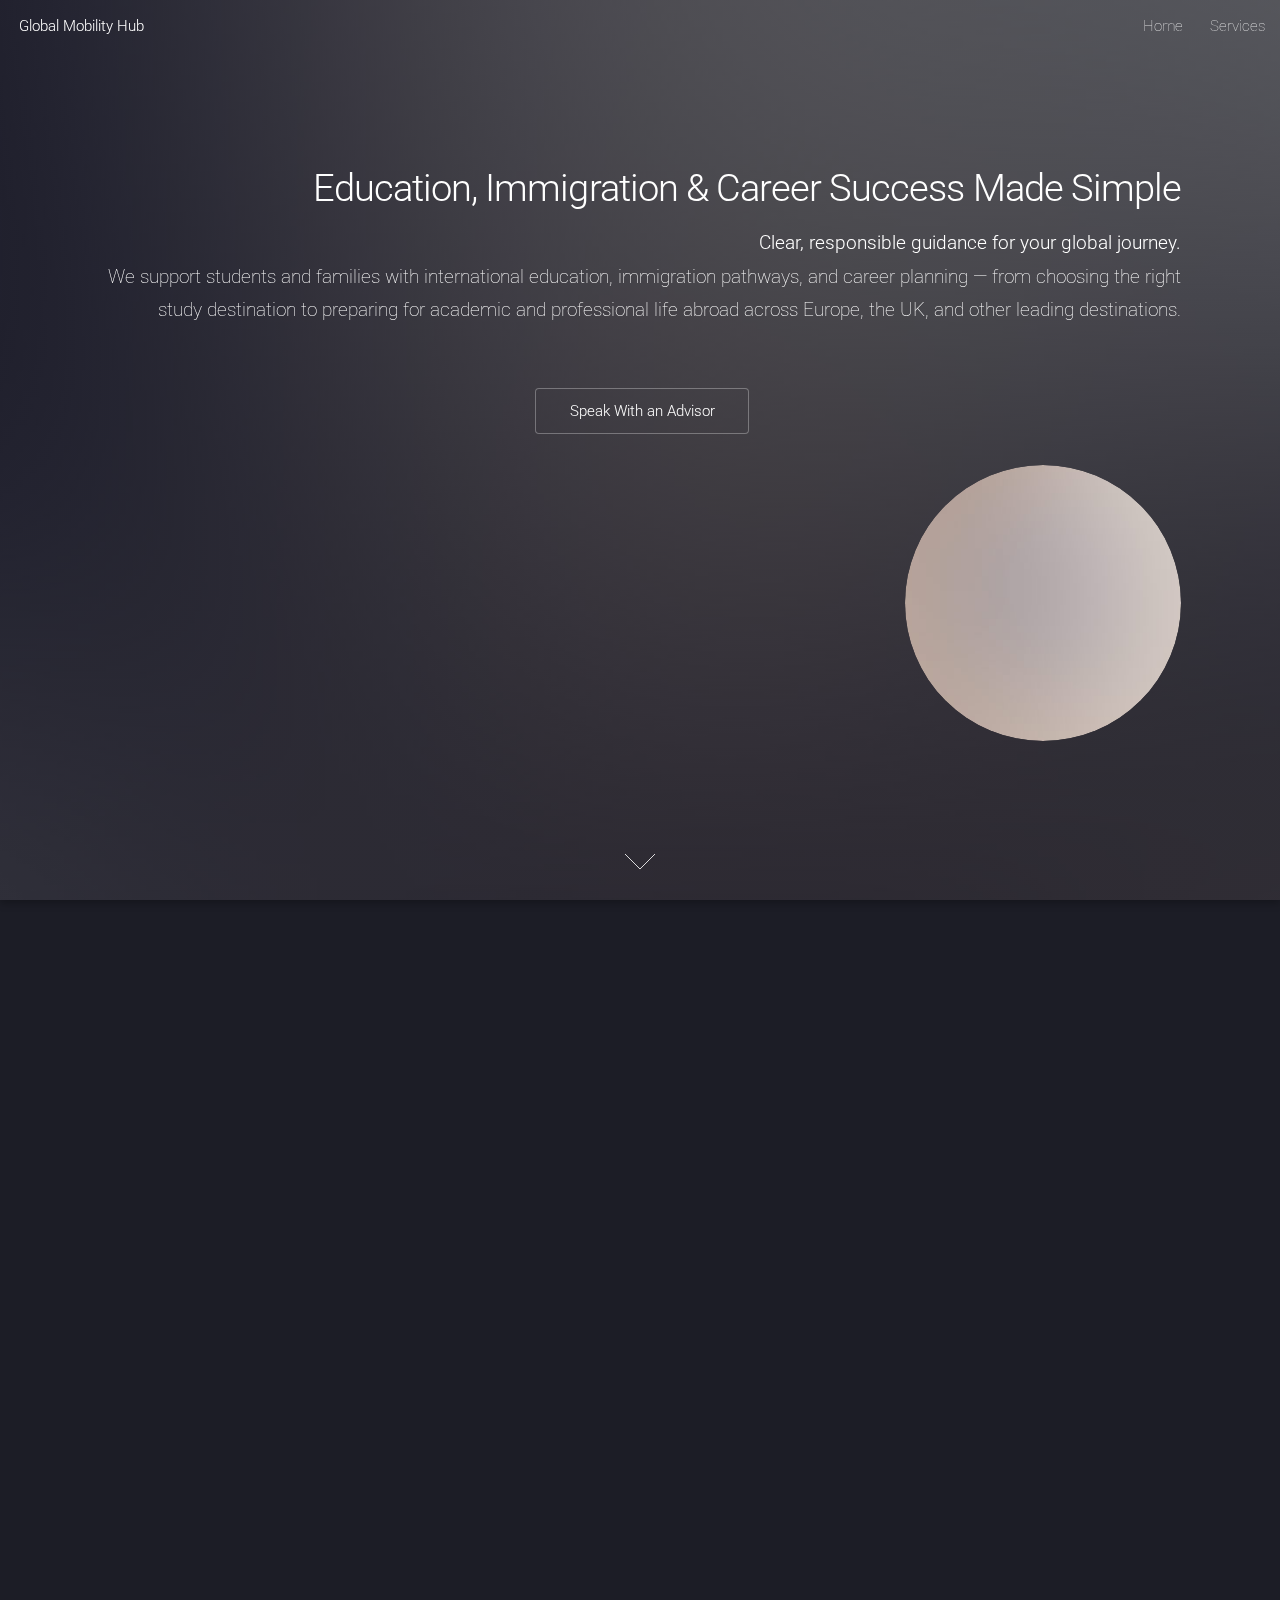
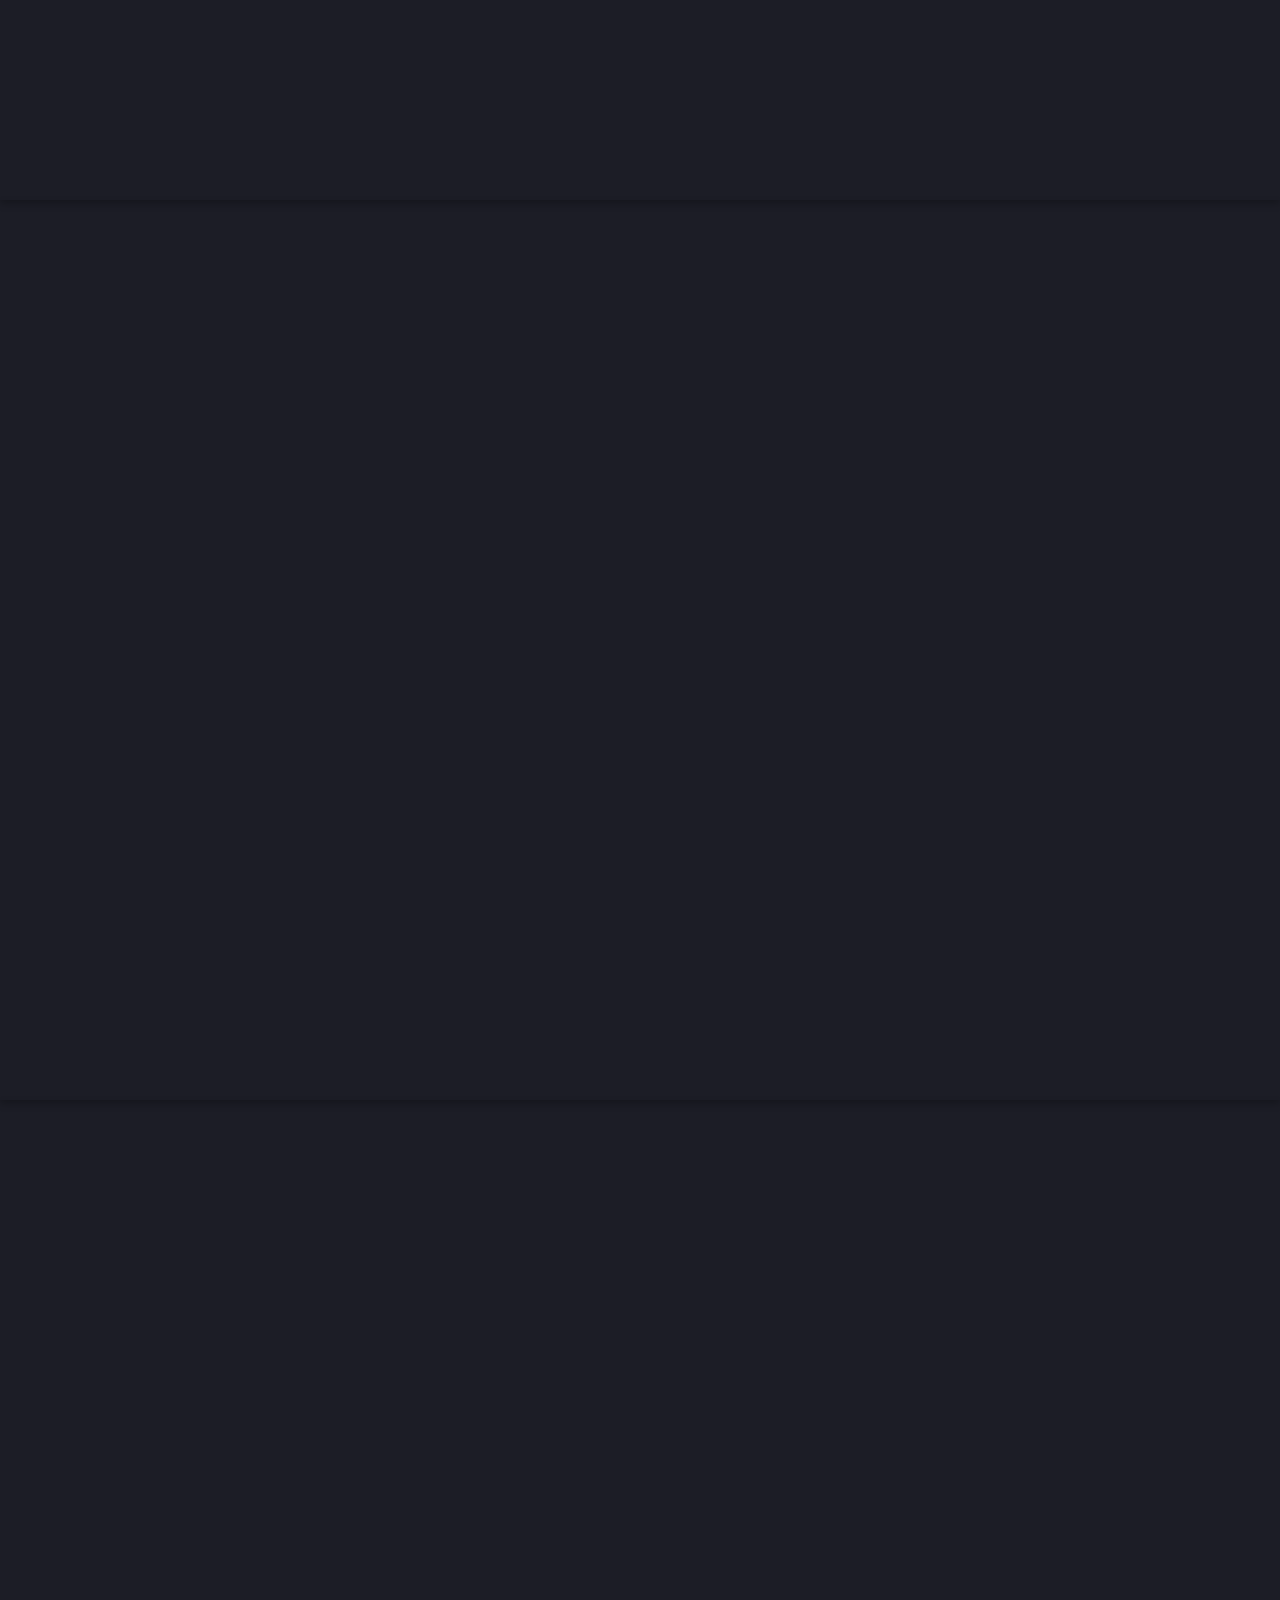
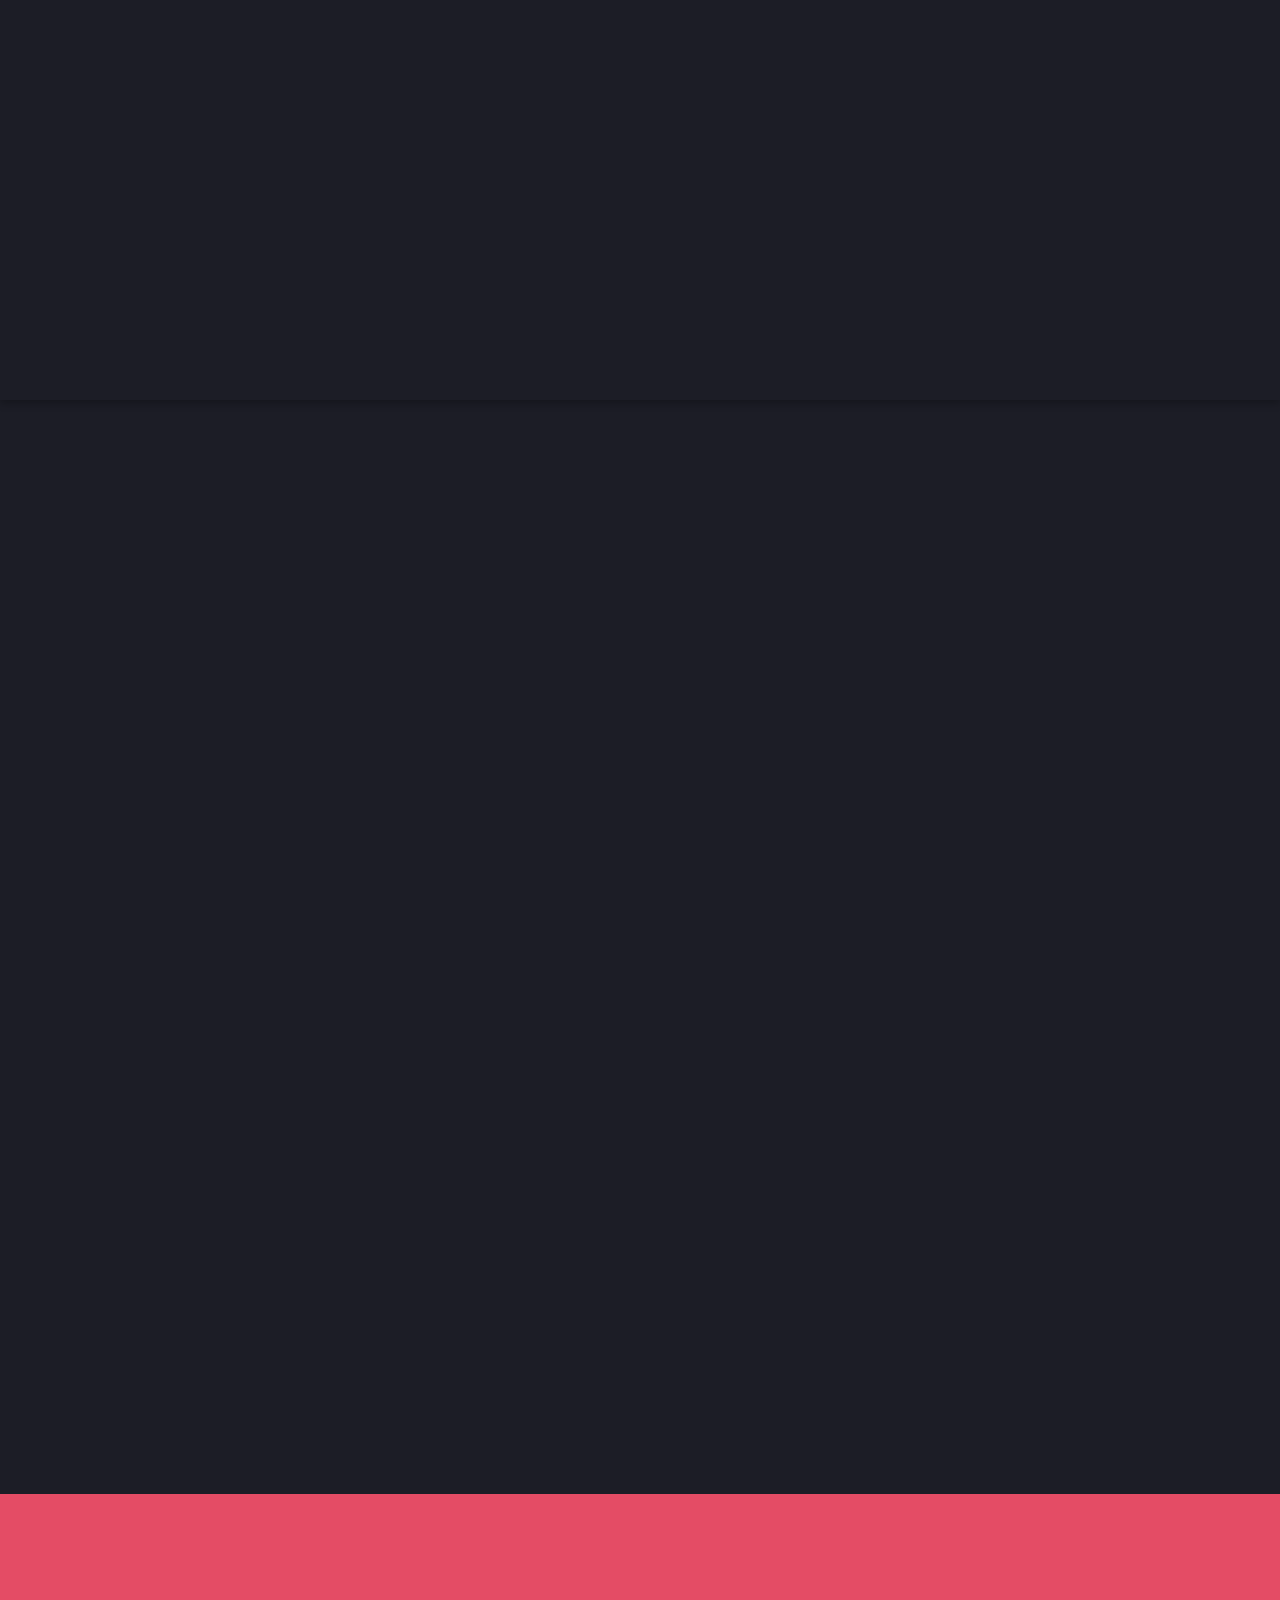
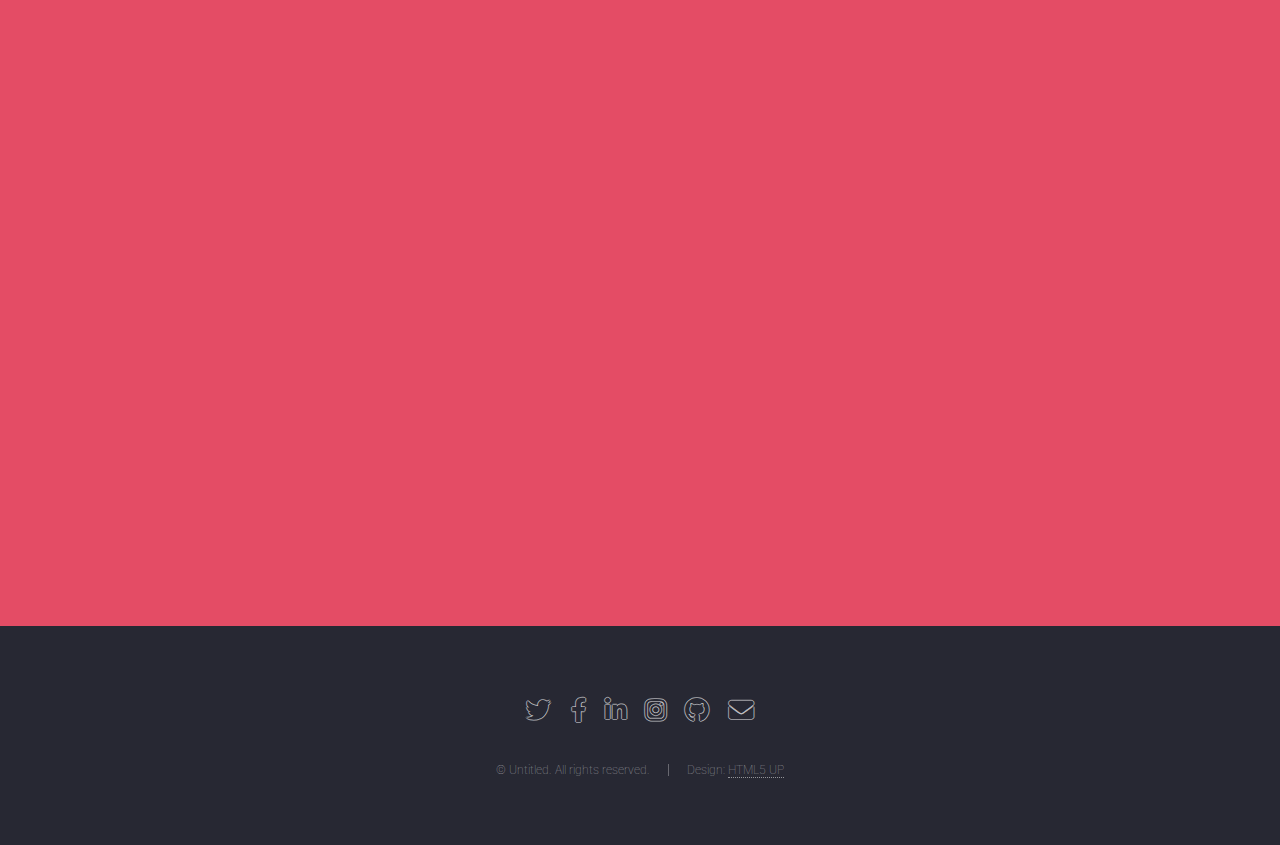
<file: NEWDESIGN in progress/index.html>
<!DOCTYPE HTML>

<html>
	<head>
		<title>Global Mobility Hub | Education, Immigration & Career Guidance</title>
		<meta charset="utf-8" />
		<meta name="viewport" content="width=device-width, initial-scale=1, user-scalable=no" />
		<link rel="stylesheet" href="assets/css/main.css" />
		<noscript><link rel="stylesheet" href="assets/css/noscript.css" /></noscript>
	</head>
	<body class="is-preload landing">
		<div id="page-wrapper">



			            <!-- Header -->
<header id="header">
	<h1 id="logo">
		<a href="index.html">Global Mobility Hub</a>
	</h1>

	<nav id="nav">
		<ul>
			<li><a href="index.html">Home</a></li>

			<li>
				<a href="#">Services</a>
				<ul>
					<li><a href="education.html">Study Abroad</a></li>
					<li><a href="immigration.html">Residence Permit</a></li>
					<li><a href="career.html">Career Development</a></li>
				</ul>
			</li>
		</ul>
	</nav>
</header>




                                    <!-- Banner -->
<section id="banner">
	<div class="content">
		<header>
			<h2>Education, Immigration & Career Success Made Simple</h2>

			<p>
				<strong>Clear, responsible guidance for your global journey.</strong><br />
				We support students and families with international education, immigration pathways,
				and career planning — from choosing the right study destination to preparing for
				academic and professional life abroad across Europe, the UK, and other leading destinations.
			</p>
		</header>

<footer class="major">
	<ul class="actions special">
		<li>
			<a href="#five" class="button scrolly">
				Speak With an Advisor
			</a>
		</li>
	</ul>
</footer>


		<span class="image">
			<img src="/images/pic01.jpg" alt="" />
		</span>
	</div>

	<a href="#one" class="goto-next scrolly">Next</a>
</section>



            <!-- One -->
				<section id="one" class="spotlight style1 bottom">
					<span class="image fit main"><img src="images/pic02.jpg" alt="" /></span>
					<div class="content">
						<div class="container">
							<div class="row">
								<div class="col-4 col-12-medium">
									<header>
										<h2>International Education Guidance</h2>
										<p>????????????????????????</p>
									</header>
								</div>
								<div class="col-4 col-12-medium">
									<p>We help students and families explore study options across Europe, the UK,
      and other leading destinations. Our support includes university and program
      selection, application guidance, and scholarship advice.
</p>
								</div>
								<div class="col-4 col-12-medium">
									<p>We help students and families explore study options across Europe, the UK,
      and other leading destinations. Our support includes university and program
      selection, application guidance, and scholarship advice.
</p>
								</div>
							</div>
							<ul class="actions">
				<li>
					<a href="education.html" class="button">
						Explore Study Options
					</a>
				</li>
			</ul>

		</div>
	</div>

	<a href="#two" class="goto-next scrolly">Next</a>
</section>




		<!-- Two -->
				<section id="two" class="spotlight style2 right">
					<span class="image fit main"><img src="images/pic03.jpg" alt="" /></span>
					<div class="content">
						<header>
							<h2>Immigration & Mobility Services</h2>
							<p>????????????</p>
						</header>
						<p>We provide clear, responsible guidance on visa pathways and mobility planning
      for study and work abroad — supporting students and families through each stage
      with transparency and care.</p>
						<ul class="actions">
							<li><a href="immigration.html" class="button">Get Guidance</a></li>
						</ul>
					</div>
					<a href="#three" class="goto-next scrolly">Next</a>
				</section>




		<!-- Three -->
				<section id="three" class="spotlight style3 left">
					<span class="image fit main bottom"><img src="images/pic04.jpg" alt="" /></span>
					<div class="content">
						<header>
							<h2>Career Counseling</h2>
							<p>?????????????</p>
						</header>
						<p>We support students and young professionals in planning academic and career
      pathways aligned with global opportunities, including CV guidance, interview
      preparation, and long-term career strategy.</p>
						<ul class="actions">
							<li><a href="career.html" class="button">Explore Career Pathways</a></li>
						</ul>
					</div>
					<a href="#four" class="goto-next scrolly">Next</a>
				</section>





		<!-- Four -->
				<section id="four" class="wrapper style1 special fade-up">
					<div class="container">
						<header class="major">
							<h2>Why Choose Global Mobility Hub</h2>
							<p>Your Reliable Partner for Safe and Secure Mobility</p>
						</header>
						<div class="box alt">
							<div class="row gtr-uniform">
								<section class="col-4 col-6-medium col-12-xsmall">
									<span class="icon solid alt major fa-chart-area"></span>
									<h3>Comprehensive Support Tailored to Your Goals + Personalized Consultancy for Success Abroad</h3>
									<p>Receive expert insights on top universities, international career paths,
      and immigration requirements — designed around your academic and professional ambitions. + We connect you with programs, institutions, and mobility pathways that match
      your study, work, and relocation goals, ensuring a smooth and informed journey.</p>
								</section>
								<section class="col-4 col-6-medium col-12-xsmall">
									<span class="icon solid alt major fa-comment"></span>
									<h3>Step-by-Step Assistance You Can Trust</h3>
									<p>From applications and scholarship advice to visa support and career planning,
      we provide professional guidance throughout every stage of your journey.</p>
								</section>
								<section class="col-4 col-6-medium col-12-xsmall">
									<span class="icon solid alt major fa-flask"></span>
									<h3>Professional, Transparent, and Responsible Guidance</h3>
									<p>Our advice is based on transparency, integrity, and compliance with
      international education and immigration standards.</p>
								</section>
								<section class="col-4 col-6-medium col-12-xsmall">
									<span class="icon solid alt major fa-paper-plane"></span>
									<h3>Working With Recognized Institutions and Authorized Channels</h3>
									<p>We collaborate only with accredited universities, reputable partners,
      and official immigration processes — ensuring your plans are legitimate and secure.</p>
								</section>
								<section class="col-4 col-6-medium col-12-xsmall">
									<span class="icon solid alt major fa-file"></span>
									<h3>Privacy, Security, and Honest Advice</h3>
									<p>Your personal information is handled confidentially. We provide realistic guidance
      without hidden fees or unrealistic promises.</p>
								</section>
								<section class="col-4 col-6-medium col-12-xsmall">
									<span class="icon solid alt major fa-lock"></span>
									<h3>Global Expertise With Cultural Understanding</h3>
									<p>Supporting students and families from Asia-Pacific, the Gulf, and North Africa,
      we combine international expertise with cultural awareness.</p>
								</section>
							</div>
						</div>
					</div>
				</section>





		<!-- Five -->
				<section id="five" class="wrapper style2 special fade">
	<div class="container">
		<header>
			<h2>Considering Your Options?</h2>
			<p>Speak with our advisors to explore education, mobility, and career pathways suited to your goals. No pressure. No obligation.</p>
		</header>

		<form method="post" action="#">
			<div class="row gtr-uniform gtr-50">

				<div class="col-6 col-12-xsmall">
					<input type="text" name="name" id="name" placeholder="Name" />
				</div>

				<div class="col-6 col-12-xsmall">
					<input type="email" name="email" id="email" placeholder="Email" />
				</div>

				<div class="col-12">
					<select name="category" id="category">
						<option value="">Select Service</option>
						<option value="Education">Study Abroad</option>
						<option value="Immigration">Residence Permit</option>
						<option value="Career">Career Development</option>
						<option value="Other">General Inquiry</option>
					</select>
				</div>

				<div class="col-4 col-12-medium">
					<input type="radio" id="priority-low" name="priority" checked>
					<label for="priority-low">Low Priority</label>
				</div>

				<div class="col-4 col-12-medium">
					<input type="radio" id="priority-normal" name="priority">
					<label for="priority-normal">Normal Priority</label>
				</div>

				<div class="col-4 col-12-medium">
					<input type="radio" id="priority-high" name="priority">
					<label for="priority-high">High Priority</label>
				</div>

				<div class="col-6 col-12-medium">
					<input type="checkbox" id="copy" name="copy">
					<label for="copy">Email me a copy of this message</label>
				</div>

				<div class="col-6 col-12-medium">
					<input type="checkbox" id="human" name="human" checked>
					<label for="human">I am a human and not a robot</label>
				</div>

				<div class="col-12">
					<textarea name="message" id="message" placeholder="Enter your message here: Preferred country, study level, questions, or concerns..." rows="6"></textarea>
				</div>

				<div class="col-12">
					<ul class="actions special">
						<li><input type="submit" value="Send Message" class="primary" /></li>
						<li><input type="reset" value="Reset" /></li>
					</ul>
				</div>

			</div>
		</form>
	</div>
</section>






		<!-- Footer -->
				<footer id="footer">
					<ul class="icons">
						<li><a href="#" class="icon brands alt fa-twitter"><span class="label">Twitter</span></a></li>
						<li><a href="#" class="icon brands alt fa-facebook-f"><span class="label">Facebook</span></a></li>
						<li><a href="#" class="icon brands alt fa-linkedin-in"><span class="label">LinkedIn</span></a></li>
						<li><a href="#" class="icon brands alt fa-instagram"><span class="label">Instagram</span></a></li>
						<li><a href="#" class="icon brands alt fa-github"><span class="label">GitHub</span></a></li>
						<li><a href="#" class="icon solid alt fa-envelope"><span class="label">Email</span></a></li>
					</ul>
					<ul class="copyright">
						<li>&copy; Untitled. All rights reserved.</li><li>Design: <a href="http://html5up.net">HTML5 UP</a></li>
					</ul>
				</footer>

		</div>

		<!-- Scripts -->
			<script src="assets/js/jquery.min.js"></script>
			<script src="assets/js/jquery.scrolly.min.js"></script>
			<script src="assets/js/jquery.dropotron.min.js"></script>
			<script src="assets/js/jquery.scrollex.min.js"></script>
			<script src="assets/js/browser.min.js"></script>
			<script src="assets/js/breakpoints.min.js"></script>
			<script src="assets/js/util.js"></script>
			<script src="assets/js/main.js"></script>

	</body>
</html>
</file>
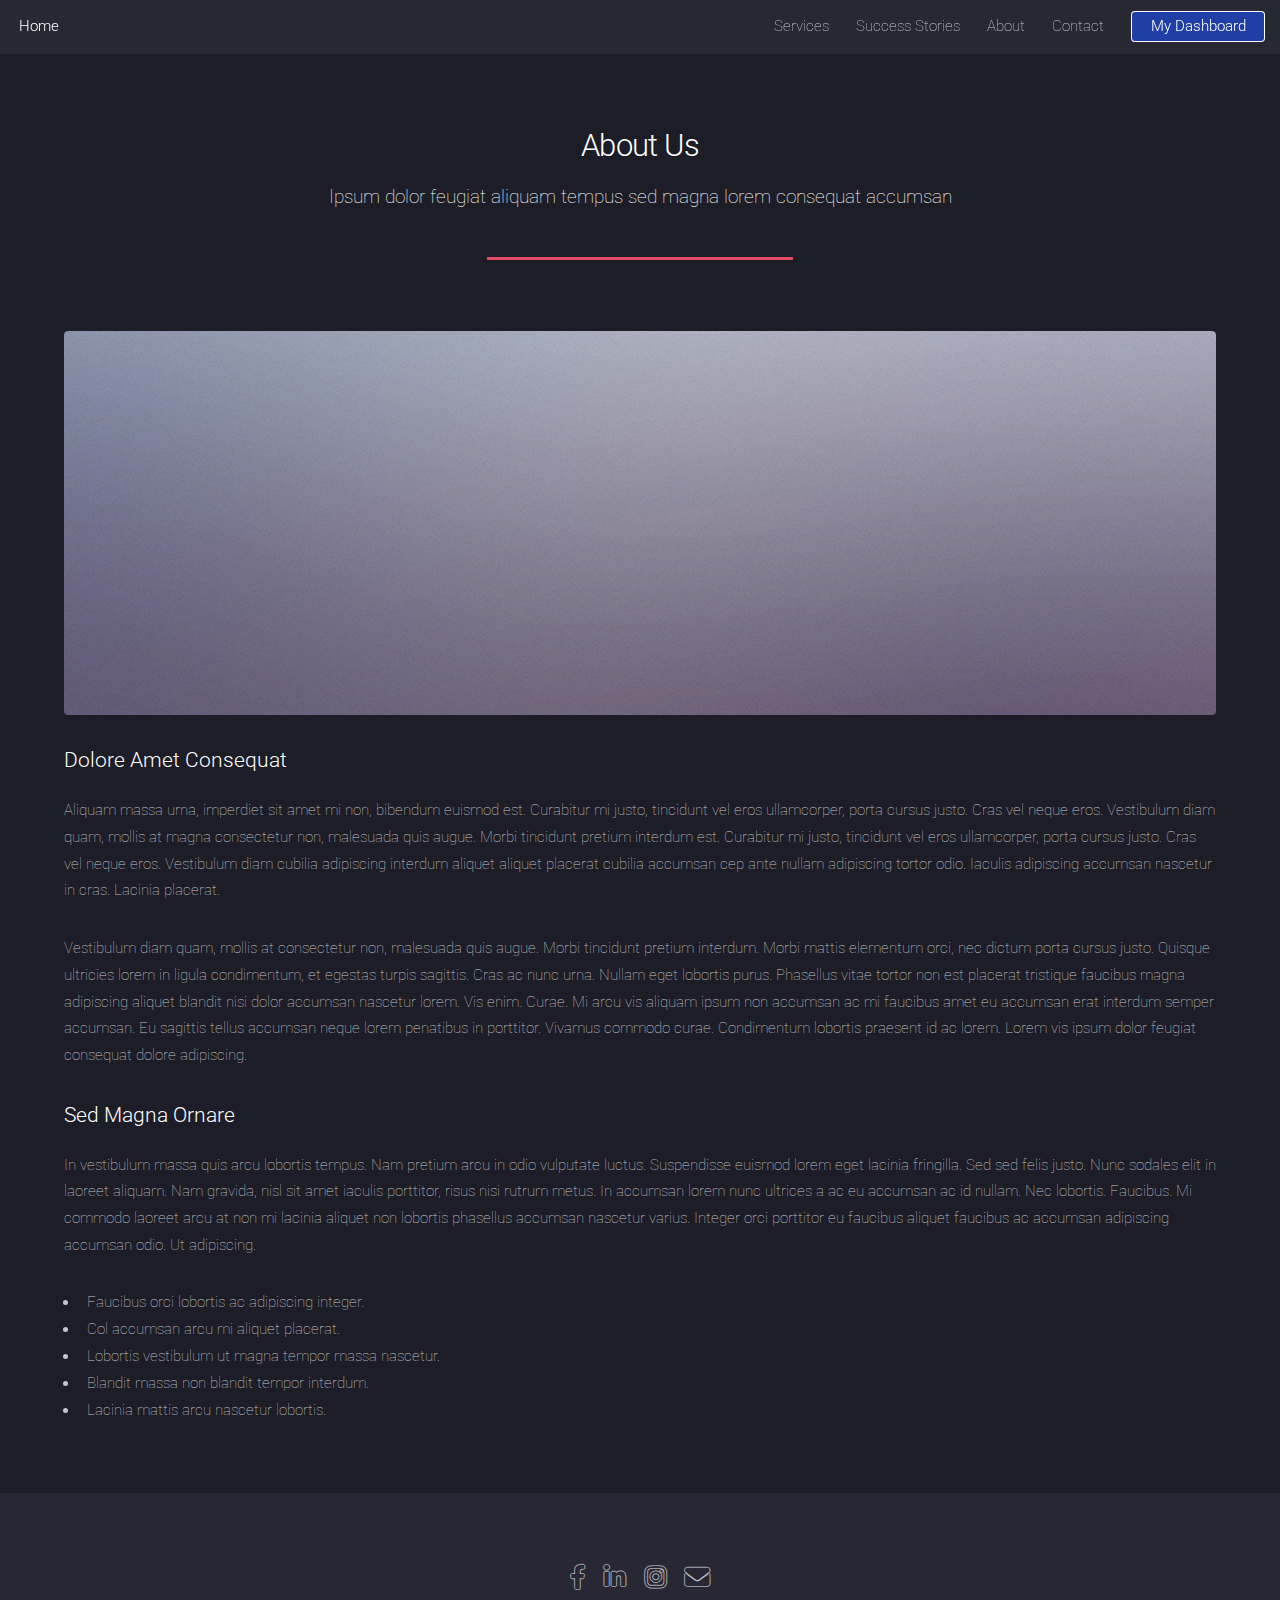
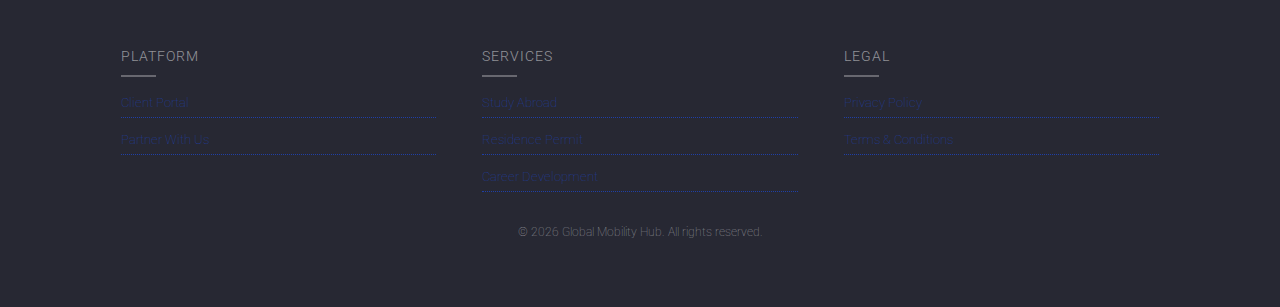
<file: about.html>
<!DOCTYPE HTML>
<!--
	Landed by HTML5 UP
	html5up.net | @ajlkn
	Free for personal and commercial use under the CCA 3.0 license (html5up.net/license)
-->
<html>
	<head>
		<title>No Sidebar - Landed by HTML5 UP</title>
		<meta charset="utf-8" />
		<meta name="viewport" content="width=device-width, initial-scale=1, user-scalable=no" />
		<link rel="stylesheet" href="assets/css/main.css" />
		<noscript><link rel="stylesheet" href="assets/css/noscript.css" /></noscript>
	</head>
	<body class="is-preload">
		<div id="page-wrapper">

			 <!-- Header -->
<header id="header">
	<h1 id="logo">
		<a href="index.html">Home</a>
	</h1>
	

	<nav id="nav">
		<ul>
			<li>
				<a href="#">Services</a>
				<ul>
					<li><a href="education.html">Study Abroad</a></li>
					<li><a href="immigration.html">Residence Permit</a></li>
					<li><a href="career.html">Career Development</a></li>
				</ul>
			</li>
<li><a href="stories.html">Success Stories</a></li>
<li><a href="about.html">About</a></li>
<li><a href="#five">Contact</a></li>
							<li><a href="clientportal.html" class="button header-login">My Dashboard</a></li>
		</ul>
	</nav>
</header>


			<!-- Main -->
				<div id="main" class="wrapper style1">
					<div class="container">
						<header class="major">
							<h2>About Us</h2>
							<p>Ipsum dolor feugiat aliquam tempus sed magna lorem consequat accumsan</p>
						</header>

						<!-- Content -->
							<section id="content">
								<a href="#" class="image fit"><img src="images/pic07.jpg" alt="" /></a>
								<h3>Dolore Amet Consequat</h3>
								<p>Aliquam massa urna, imperdiet sit amet mi non, bibendum euismod est. Curabitur mi justo, tincidunt vel eros ullamcorper, porta cursus justo. Cras vel neque eros. Vestibulum diam quam, mollis at magna consectetur non, malesuada quis augue. Morbi tincidunt pretium interdum est. Curabitur mi justo, tincidunt vel eros ullamcorper, porta cursus justo. Cras vel neque eros. Vestibulum diam cubilia adipiscing interdum aliquet aliquet placerat cubilia accumsan cep ante nullam adipiscing tortor odio. Iaculis adipiscing accumsan nascetur in cras. Lacinia placerat.</p>
								<p>Vestibulum diam quam, mollis at consectetur non, malesuada quis augue. Morbi tincidunt pretium interdum. Morbi mattis elementum orci, nec dictum porta cursus justo. Quisque ultricies lorem in ligula condimentum, et egestas turpis sagittis. Cras ac nunc urna. Nullam eget lobortis purus. Phasellus vitae tortor non est placerat tristique faucibus magna adipiscing aliquet blandit nisi dolor accumsan nascetur lorem. Vis enim. Curae. Mi arcu vis aliquam ipsum non accumsan ac mi faucibus amet eu accumsan erat interdum semper accumsan. Eu sagittis tellus accumsan neque lorem penatibus in porttitor. Vivamus commodo curae. Condimentum lobortis praesent id ac lorem. Lorem vis ipsum dolor feugiat consequat dolore adipiscing.</p>
								<h3>Sed Magna Ornare</h3>
								<p>In vestibulum massa quis arcu lobortis tempus. Nam pretium arcu in odio vulputate luctus. Suspendisse euismod lorem eget lacinia fringilla. Sed sed felis justo. Nunc sodales elit in laoreet aliquam. Nam gravida, nisl sit amet iaculis porttitor, risus nisi rutrum metus. In accumsan lorem nunc ultrices a ac eu accumsan ac id nullam. Nec lobortis. Faucibus. Mi commodo laoreet arcu at non mi lacinia aliquet non lobortis phasellus accumsan nascetur varius. Integer orci porttitor eu faucibus aliquet faucibus ac accumsan adipiscing accumsan odio. Ut adipiscing.</p>
								<ul>
									<li>Faucibus orci lobortis ac adipiscing integer.</li>
									<li>Col accumsan arcu mi aliquet placerat.</li>
									<li>Lobortis vestibulum ut magna tempor massa nascetur.</li>
									<li>Blandit massa non blandit tempor interdum.</li>
									<li>Lacinia mattis arcu nascetur lobortis.</li>
								</ul>
							</section>

					</div>
				</div>

			<!-- Footer -->
				<footer id="footer">
					<ul class="icons">
						<li><a href="#" class="icon brands alt fa-facebook-f"><span class="label">Facebook</span></a></li>
						<li><a href="#" class="icon brands alt fa-linkedin-in"><span class="label">LinkedIn</span></a></li>
						<li><a href="#" class="icon brands alt fa-instagram"><span class="label">Instagram</span></a></li>
						<li><a href="#" class="icon solid alt fa-envelope"><span class="label">Email</span></a></li>
					</ul>
					
 <div class="footer-columns">

        <div class="footer-column">
            <h4>PLATFORM</h4>
            <a href="clientportal.html">Client Portal</a>
            <a href="partnerportal.html">Partner With Us</a>
        </div>

        <div class="footer-column">
            <h4>SERVICES</h4>
            <a href="education.html">Study Abroad</a>
            <a href="immigration.html">Residence Permit</a>
            <a href="career.html">Career Development</a>
        </div>

        <div class="footer-column">
            <h4>LEGAL</h4>
            <a href="privacy.html">Privacy Policy</a>
            <a href="terms.html">Terms & Conditions</a>
        </div>

    </div>

  <p class="copyright">
    © 2026 Global Mobility Hub. All rights reserved.
  </p>

				</footer>

		</div>


		<!-- Scripts -->
			<script src="assets/js/jquery.min.js"></script>
			<script src="assets/js/jquery.scrolly.min.js"></script>
			<script src="assets/js/jquery.dropotron.min.js"></script>
			<script src="assets/js/jquery.scrollex.min.js"></script>
			<script src="assets/js/browser.min.js"></script>
			<script src="assets/js/breakpoints.min.js"></script>
			<script src="assets/js/util.js"></script>
			<script src="assets/js/main.js"></script>

	</body>
</html>
</file>
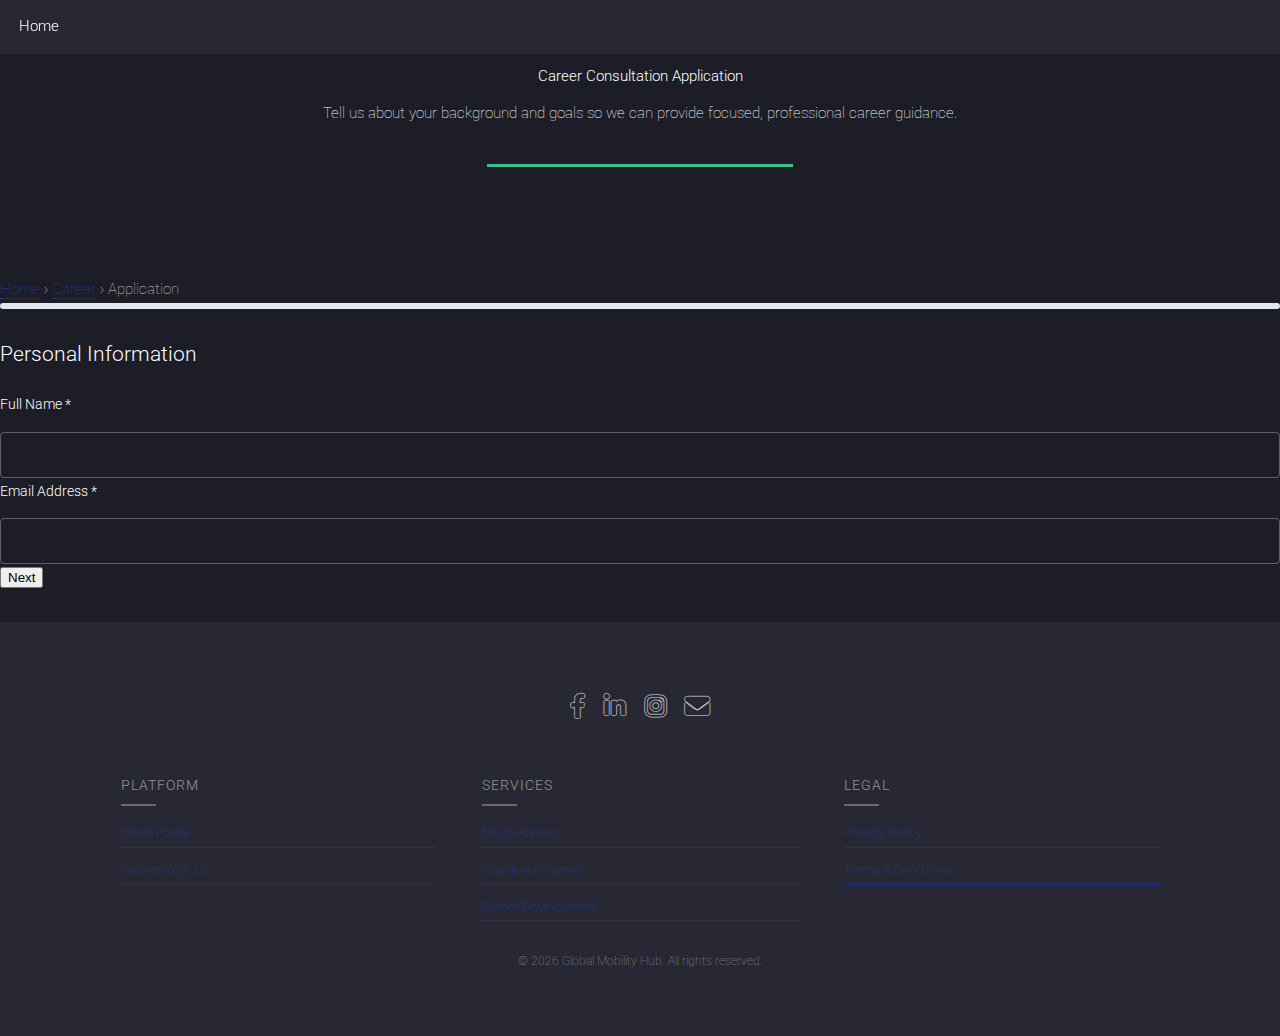
<file: career-application.html>
<!DOCTYPE html>
<html lang="en">
<head>
  <meta charset="UTF-8" />
  <meta name="viewport" content="width=device-width, initial-scale=1.0" />

  <title>Career Consultation Application | Global Mobility Hub</title>

<meta
  name="description"
  content="Advance your career with professional guidance from Global Mobility Hub. Receive structured support for CV development, interview preparation, and long-term career strategy."
/>

  <!-- PAGE-SPECIFIC CSS -->
  <link rel="stylesheet" href="/assets/css/main.css" />
</head>

<body class="career-page">

<!-- Header -->
<header id="header">
	<h1 id="logo">
		<a href="index.html">Home</a>
	</h1>
</header>


<!-- ================= FORM WRAPPER ================= -->

<div id="main" class="wrapper style1">
  <div class="container">
    <header class="major">
      <h1>Career Consultation Application</h1>
      <p>
        Tell us about your background and goals so we can provide focused,
        professional career guidance.
      </p>
    </header>
  </div>
</div>

<!-- Breadcrumb -->
<nav class="breadcrumb">
  <a href="index.html">Home</a>
  <span>›</span>
  <a href="career.html">Career</a>
  <span>›</span>
  <span>Application</span>
</nav>



  <!-- ================= FORM ================= -->
  <form id="careerForm" class="multi-step-form contact-form">

    <!-- PROGRESS -->
    <div class="progress-bar">
      <div class="progress" id="progress"></div>
    </div>
    <p class="step-label" id="stepLabel"></p>

    <!-- STEP 1 -->
    <div class="form-step active" data-step="personal">
      <h3>Personal Information</h3>

      <div class="form-group">
        <label>Full Name *</label>
        <input type="text" name="fullName" required />
      </div>

      <div class="form-group">
        <label>Email Address *</label>
        <input type="email" name="email" required />
      </div>

      <button type="button" class="btn next">Next</button>
    </div>


<!-- STEP 2 -->
<div class="form-step" data-step="services">
  <h3>Career Support Needed</h3>
  <p>Select one or more services you’re interested in.</p>

  <div class="form-group">

    <input type="checkbox" id="cvReview" name="careerService" value="CV Review">
    <label for="cvReview">CV / Resume Review</label>

    <input type="checkbox" id="interviewTraining" name="careerService" value="Interview Training">
    <label for="interviewTraining">Interview Preparation</label>

    <input type="checkbox" id="careerStrategy" name="careerService" value="Career Strategy">
    <label for="careerStrategy">Career Strategy & Planning</label>

  </div>

  <div class="form-group">
    <input
      type="text"
      name="otherCareerService"
      placeholder="Other support (optional)"
    />
  </div>

  <button type="button" class="btn prev">Back</button>
  <button type="button" class="btn next">Next</button>
</div>


    <!-- STEP 3 -->
    <div class="form-step" data-step="experience">
      <h3>Experience Level</h3>

      <div class="form-group">
        <select name="experience" required>
          <option value="">Select experience level</option>
          <option>Student / Fresh Graduate</option>
          <option>Early Career (1–3 years)</option>
          <option>Mid-Level Professional</option>
          <option>Senior Professional</option>
          <option>Career Transition</option>
        </select>
      </div>

      <button type="button" class="btn prev">Back</button>
      <button type="button" class="btn next">Next</button>
    </div>

    <!-- STEP 4 -->
    <div class="form-step" data-step="upload">
      <h3>Supporting Documents</h3>
      <p>Would you like to share documents now or later?</p>

      <input type="radio" id="uploadYes" name="uploadChoice" value="yes">
<label for="uploadYes">Yes, I can upload now</label>

<input type="radio" id="uploadLater" name="uploadChoice" value="later" checked>
<label for="uploadLater">I’ll share them later</label>

      <div class="upload-area">
        <input type="file" multiple />
        <p class="upload-error error"></p>
        <ul class="file-preview"></ul>
      </div>

      <button type="button" class="btn prev">Back</button>
      <button type="button" class="btn next">Next</button>
    </div>


    <!-- STEP 5 -->
    <div class="form-step" data-step="notes">
      <h3>Your Career Goals</h3>

      <div class="form-group">
        <textarea
          name="notes"
          rows="4"
          placeholder="Describe your goals, challenges, or upcoming plans (optional)"
        ></textarea>
      </div>

      <button type="button" class="btn prev">Back</button>
      <button type="submit" class="btn-primary">
        Submit Application
      </button>
    </div>

  </form>
</section>



<!-- Footer -->
				<footer id="footer">
					<ul class="icons">
						<li><a href="#" class="icon brands alt fa-facebook-f"><span class="label">Facebook</span></a></li>
						<li><a href="#" class="icon brands alt fa-linkedin-in"><span class="label">LinkedIn</span></a></li>
						<li><a href="#" class="icon brands alt fa-instagram"><span class="label">Instagram</span></a></li>
						<li><a href="#" class="icon solid alt fa-envelope"><span class="label">Email</span></a></li>
					</ul>
					
 <div class="footer-columns">

        <div class="footer-column">
            <h4>PLATFORM</h4>
            <a href="clientportal.html">Client Portal</a>
            <a href="partnerportal.html">Partner With Us</a>
        </div>

        <div class="footer-column">
            <h4>SERVICES</h4>
            <a href="education.html">Study Abroad</a>
            <a href="immigration.html">Residence Permit</a>
            <a href="career.html">Career Development</a>
        </div>

        <div class="footer-column">
            <h4>LEGAL</h4>
            <a href="privacy.html">Privacy Policy</a>
            <a href="terms.html">Terms & Conditions</a>
        </div>

    </div>

  <p class="copyright">
    © 2026 Global Mobility Hub. All rights reserved.
  </p>

				</footer>

		</div>


<!-- GLOBAL SCRIPT -->
<script src="/assets/js/main.js"></script>
<script src="/assets/js/script.js"></script>

</body>
</html>
</file>
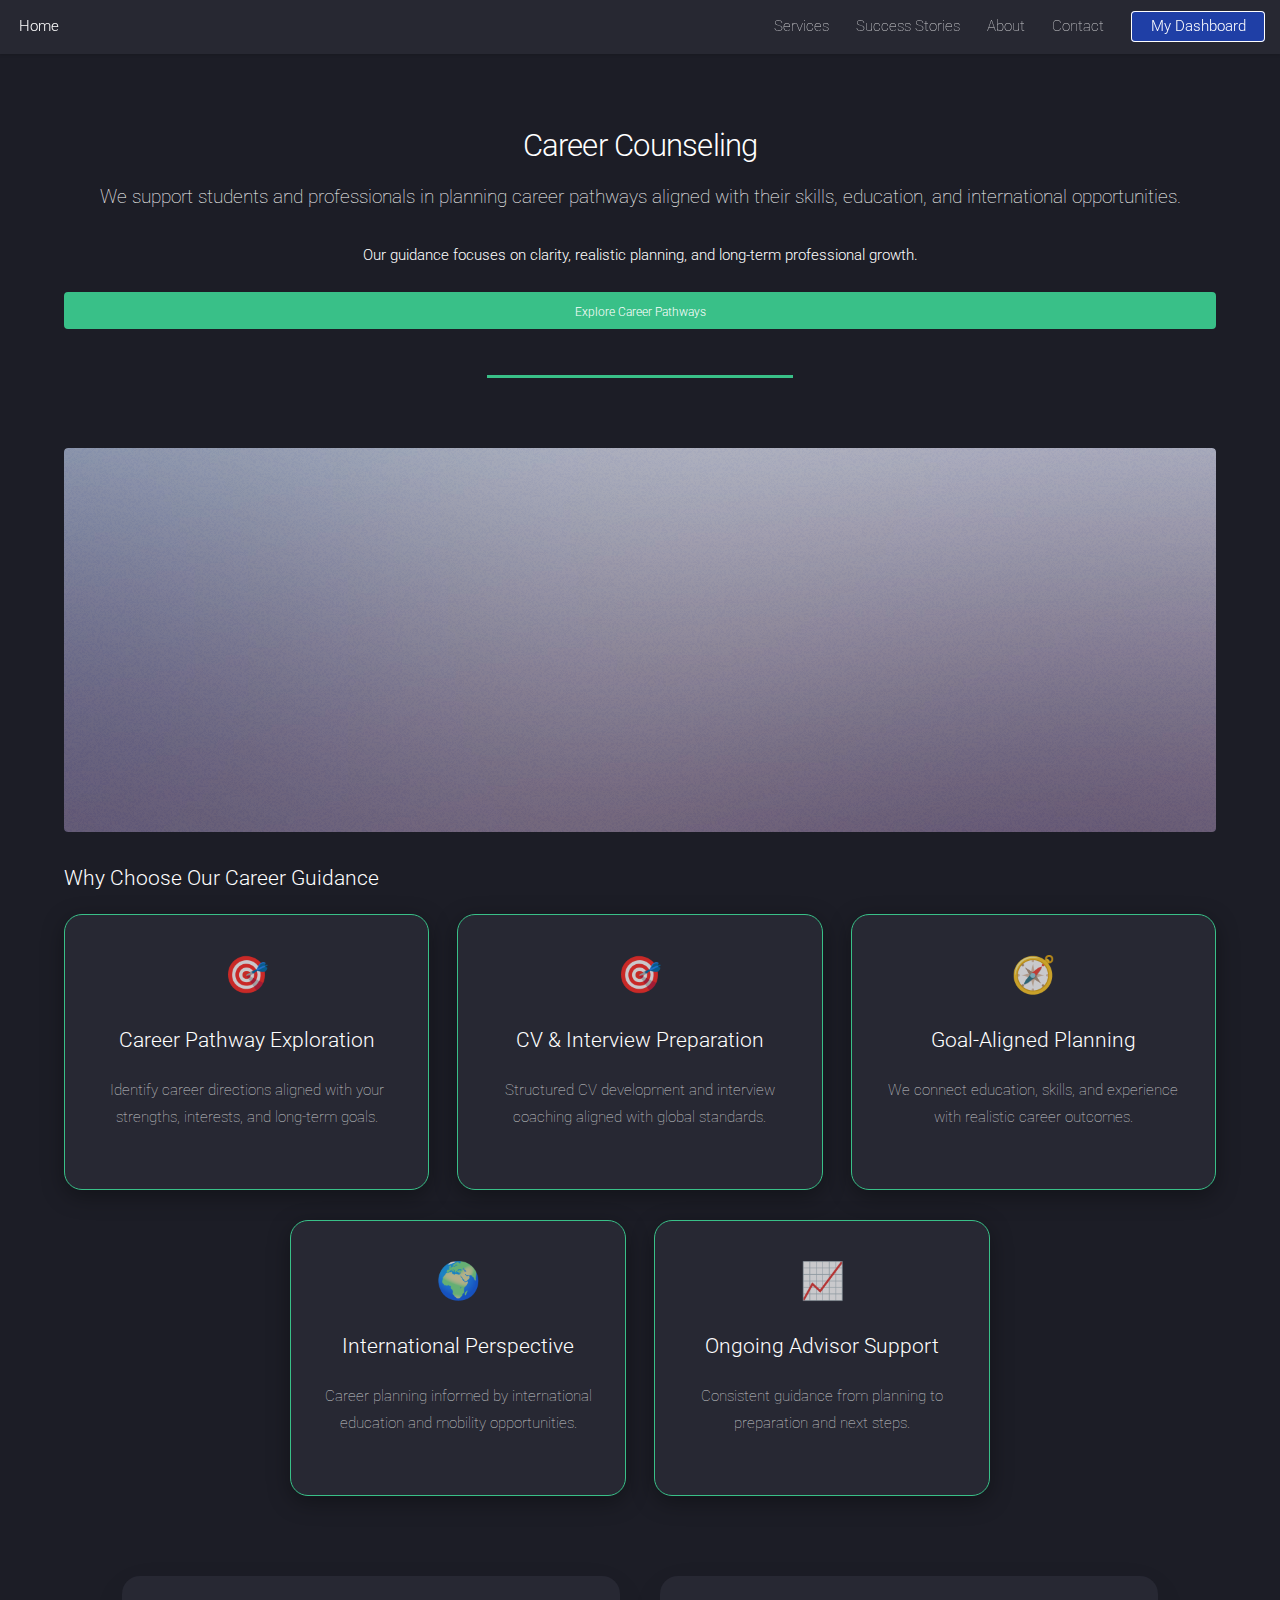
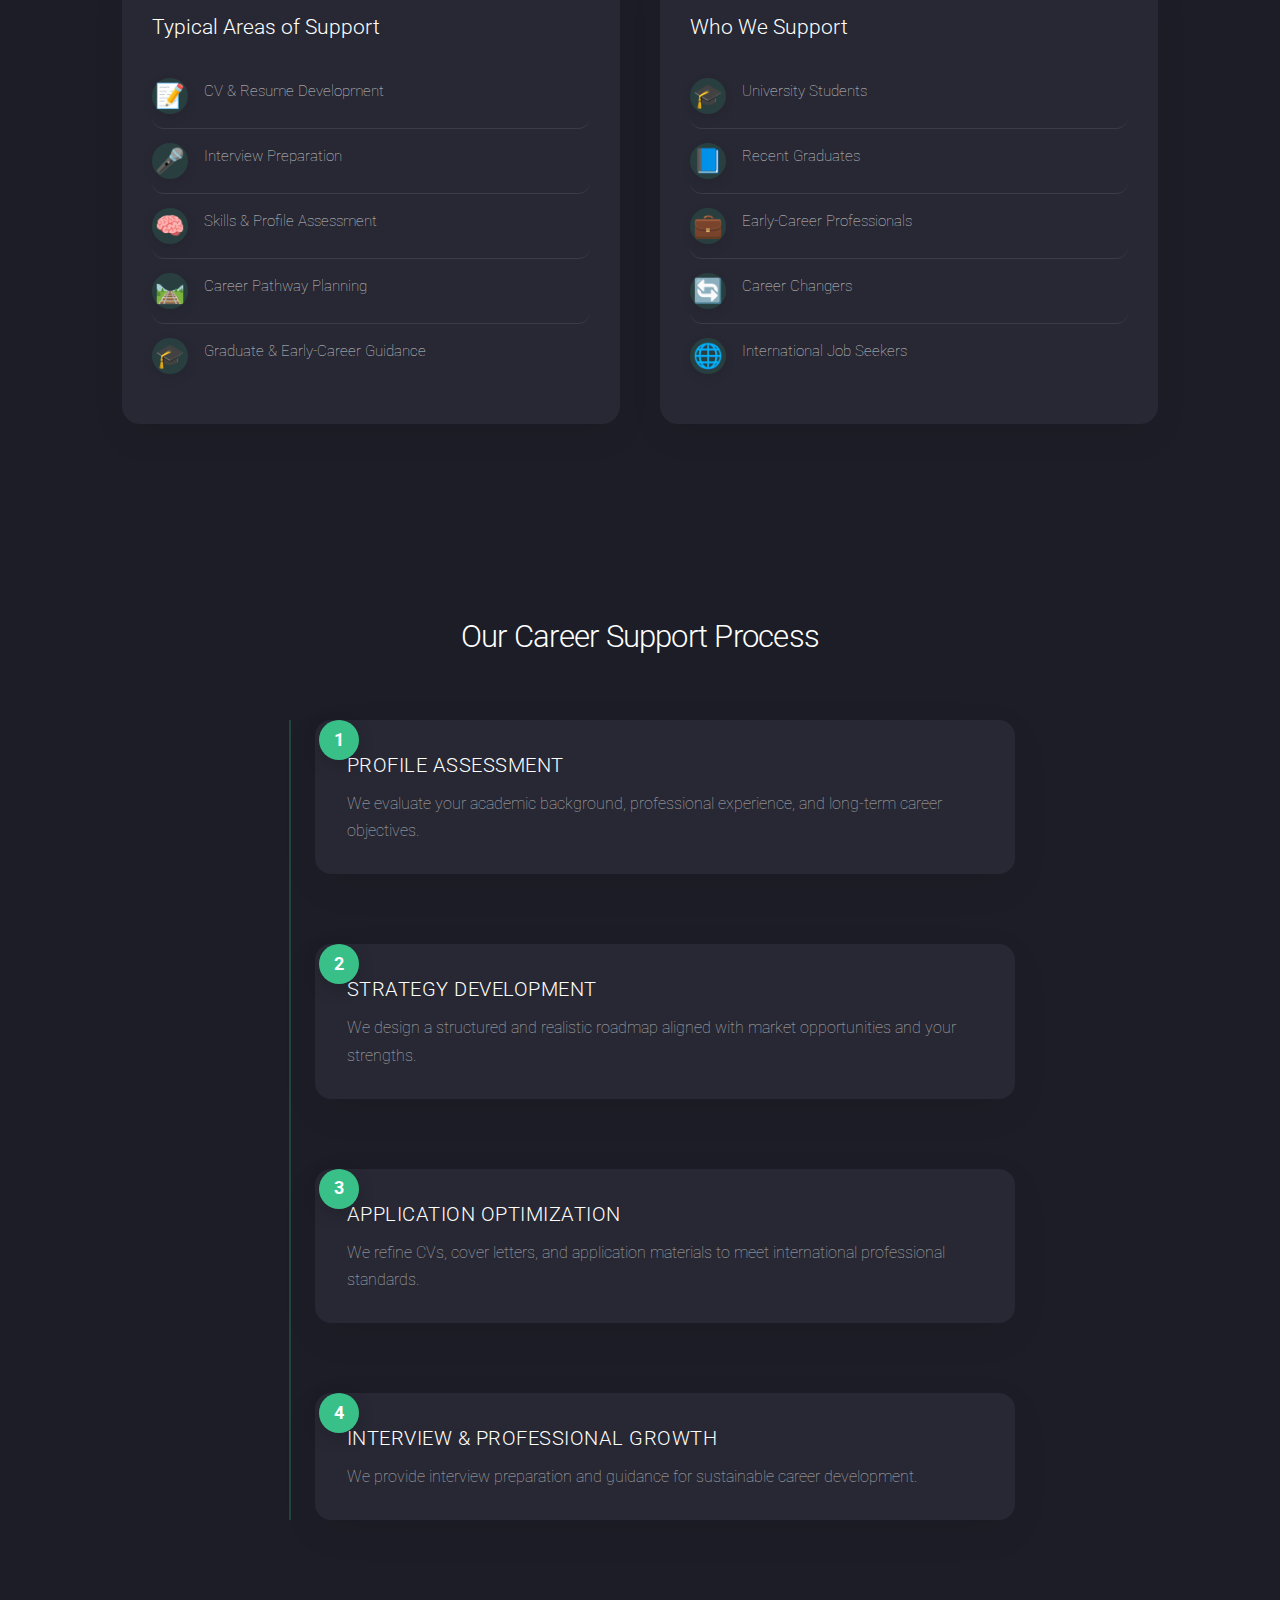
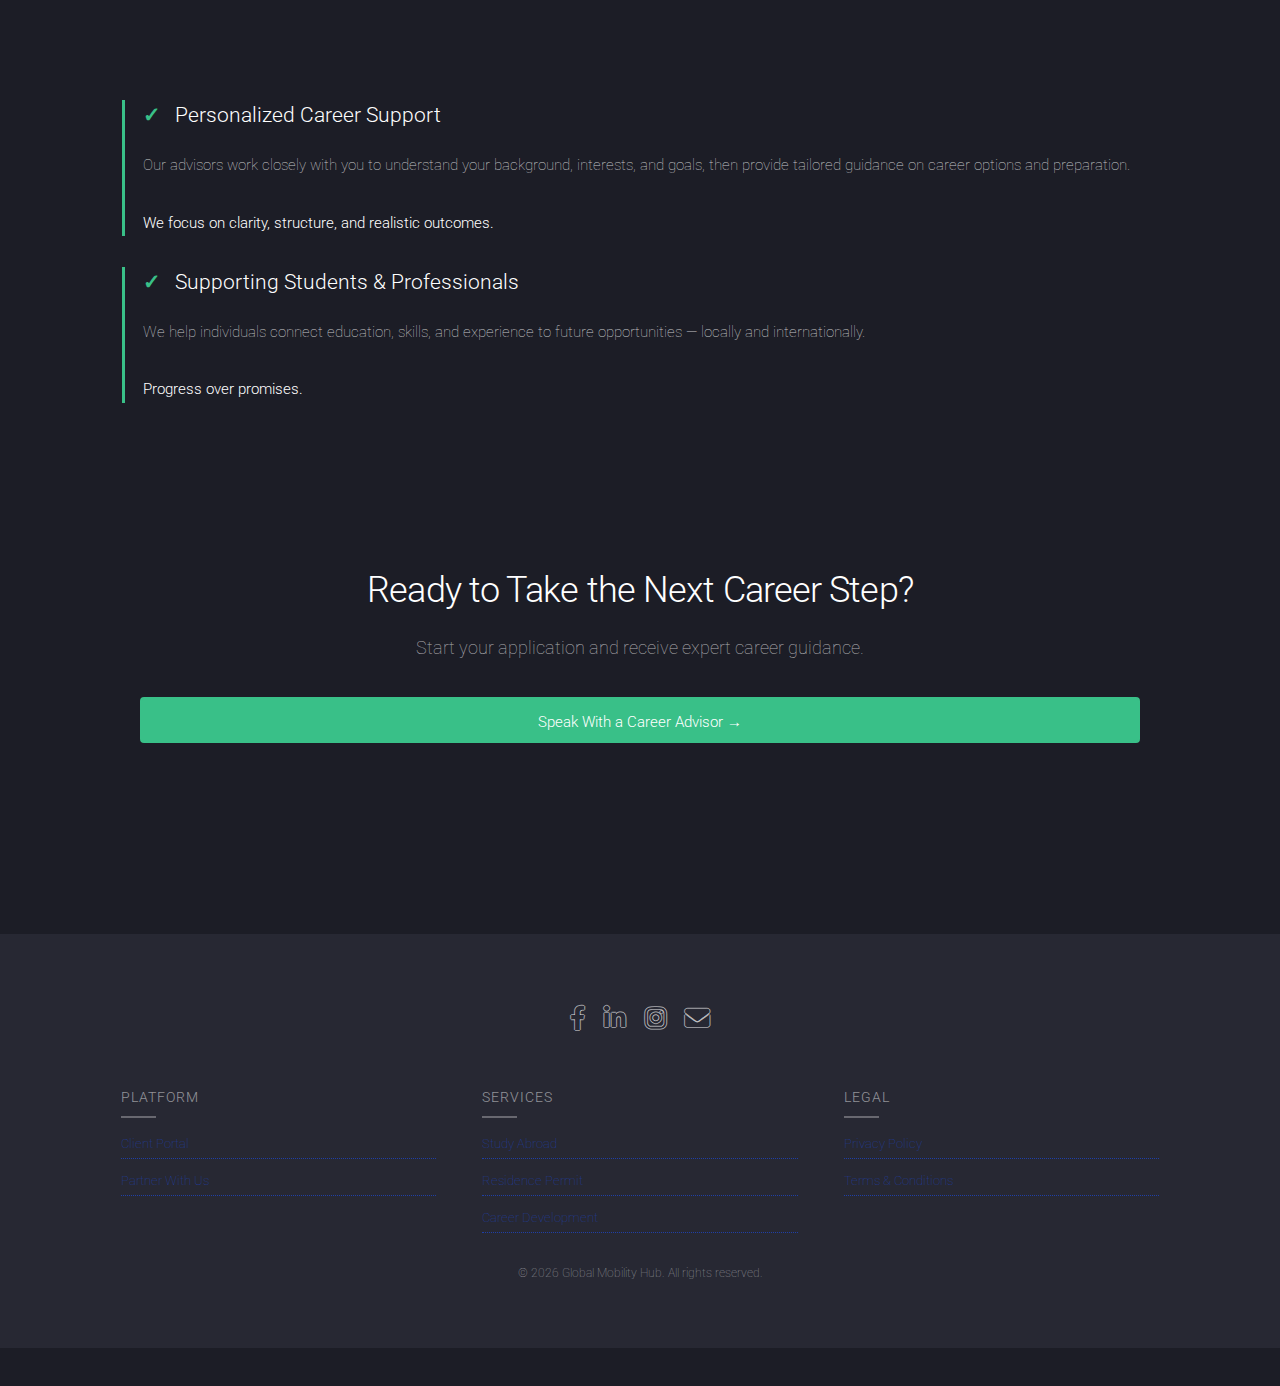
<file: career.html>
<!DOCTYPE HTML>
<html>
	<head>
		<title>Career | Global Mobility Hub |</title>
		<meta charset="utf-8" />
		<meta name="viewport" content="width=device-width, initial-scale=1, user-scalable=no" />
		<link rel="stylesheet" href="assets/css/main.css" />
		<noscript><link rel="stylesheet" href="assets/css/noscript.css" /></noscript>
	</head>
	<body class="is-preload career-page">
		<div id="page-wrapper">



						            <!-- Header -->
<header id="header">
	<h1 id="logo">
		<a href="index.html">Home</a>
	</h1>
	

	<nav id="nav">
		<ul>
			<li>
				<a href="#">Services</a>
				<ul>
					<li><a href="education.html">Study Abroad</a></li>
					<li><a href="immigration.html">Residence Permit</a></li>
					<li><a href="career.html">Career Development</a></li>
				</ul>
			</li>
<li><a href="stories.html">Success Stories</a></li>
<li><a href="about.html">About</a></li>
<li><a href="#five">Contact</a></li>
							<li><a href="clientportal.html" class="button header-login">My Dashboard</a></li>
		</ul>
	</nav>
</header>





		<!-- Main -->
				<div id="main" class="wrapper style1">
					<div class="container">
						<header class="major">
							<h2>Career Counseling</h2>
							<p>We support students and professionals in planning career pathways aligned with their skills, education, and international opportunities.</p>

<p><strong>
      Our guidance focuses on clarity, realistic planning, and long-term professional growth.
    </strong></p>

<ul class="actions fit small">
  <li>
    <a href="career-application.html" class="button primary fit small">Explore Career Pathways</a>
  </li>
</ul>


			</header>

						<!-- Content -->
							<section id="content">
								<a href="#" class="image fit"><img src="images/pic07.jpg" alt="" /></a>
								<h3>Why Choose Our Career Guidance</h3>
							

          <div class="benefits-grid">
<div class="benefit-card">
      <div class="icon">🎯</div>
      <h3>Career Pathway Exploration</h3>
      <p>Identify career directions aligned with your strengths, interests, and long-term goals.</p>
    </div>

<div class="benefit-card">
      <div class="icon">🎯</div>
      <h3>CV & Interview Preparation</h3>
      <p>Structured CV development and interview coaching aligned with global standards.</p>
    </div>

    <div class="benefit-card">
      <div class="icon">🧭</div>
      <h3>Goal-Aligned Planning</h3>
      <p>We connect education, skills, and experience with realistic career outcomes.</p>
    </div>
  </div>

    <div class="benefits-grid bottom-row">
<div class="benefit-card">
      <div class="icon">🌍</div>
      <h3>International Perspective</h3>
      <p>Career planning informed by international education and mobility opportunities.</p>
    </div>

    <div class="benefit-card">
      <div class="icon">📈</div>
      <h3>Ongoing Advisor Support</h3>
      <p>Consistent guidance from planning to preparation and next steps.</p>
    </div>
  </div>
</section>

<section class="container content study-overview">
<div class="study-grid">

<div class="study-card">
<h3>Typical Areas of Support</h3>
<ul class="study-list">
        <li><span class="icon">📝</span><div>CV & Resume Development</div></li>
        <li><span class="icon">🎤</span><div>Interview Preparation</div></li>
        <li><span class="icon">🧠</span><div>Skills & Profile Assessment</div></li>
        <li><span class="icon">🛤️</span><div>Career Pathway Planning</div></li>
        <li><span class="icon">🎓</span><div>Graduate & Early-Career Guidance</div></li>
      </ul>
    </div>

    <div class="study-card">
      <h3>Who We Support</h3>
      <ul class="study-list">
        <li><span class="icon">🎓</span><div>University Students</div></li>
        <li><span class="icon">📘</span><div>Recent Graduates</div></li>
        <li><span class="icon">💼</span><div>Early-Career Professionals</div></li>
        <li><span class="icon">🔄</span><div>Career Changers</div></li>
        <li><span class="icon">🌐</span><div>International Job Seekers</div></li>
      </ul>
    </div>

  </div>
</section>



<!-- ===== CAREER SUPPORT PROCESS ===== -->
<section class="process-section section-spaced">
  <div class="container">
    <h2>Our Career Support Process</h2>

    <div class="timeline">

      <div class="timeline-item">
        <div class="timeline-marker">1</div>
        <div class="timeline-content">
          <h3>Profile Assessment</h3>
          <p>We evaluate your academic background, professional experience, and long-term career objectives.</p>
        </div>
      </div>

      <div class="timeline-item">
        <div class="timeline-marker">2</div>
        <div class="timeline-content">
          <h3>Strategy Development</h3>
          <p>We design a structured and realistic roadmap aligned with market opportunities and your strengths.</p>
        </div>
      </div>

      <div class="timeline-item">
        <div class="timeline-marker">3</div>
        <div class="timeline-content">
          <h3>Application Optimization</h3>
          <p>We refine CVs, cover letters, and application materials to meet international professional standards.</p>
        </div>
      </div>

      <div class="timeline-item">
        <div class="timeline-marker">4</div>
        <div class="timeline-content">
          <h3>Interview & Professional Growth</h3>
          <p>We provide interview preparation and guidance for sustainable career development.</p>
        </div>
      </div>

    </div>
  </div>
</section>



<!-- ===== PERSONALIZED SUPPORT ===== -->
<section class="content-section alt">
  <div class="container">
    <h3>Personalized Career Support</h3>
    <p>
      Our advisors work closely with you to understand your background, interests,
      and goals, then provide tailored guidance on career options and preparation.
    </p>
    <p><strong>We focus on clarity, structure, and realistic outcomes.</strong></p>
  </div>

  <div class="container">
    <h3>Supporting Students & Professionals</h3>
    <p>
      We help individuals connect education, skills, and experience to future
      opportunities — locally and internationally.
    </p>
    <p><strong>Progress over promises.</strong></p>
  </div>
</section>


<!-- ===== CTA ===== -->
<section class="cta-section">
  <div class="container cta-center">
    <h2>Ready to Take the Next Career Step?</h2>
    <p>Start your application and receive expert career guidance.</p>
    <ul class="actions fit">
											<li><a href="career-application.html" class="button primary fit">Speak With a Career Advisor <span class="btn-arrow">→</span></a></li>
										</ul>
  </div>
 </div>
</section>



				<!-- Footer -->
				<footer id="footer">
					<ul class="icons">
						<li><a href="#" class="icon brands alt fa-facebook-f"><span class="label">Facebook</span></a></li>
						<li><a href="#" class="icon brands alt fa-linkedin-in"><span class="label">LinkedIn</span></a></li>
						<li><a href="#" class="icon brands alt fa-instagram"><span class="label">Instagram</span></a></li>
						<li><a href="#" class="icon solid alt fa-envelope"><span class="label">Email</span></a></li>
					</ul>
					
 <div class="footer-columns">

        <div class="footer-column">
            <h4>PLATFORM</h4>
            <a href="clientportal.html">Client Portal</a>
            <a href="partnerportal.html">Partner With Us</a>
        </div>

        <div class="footer-column">
            <h4>SERVICES</h4>
            <a href="education.html">Study Abroad</a>
            <a href="immigration.html">Residence Permit</a>
            <a href="career.html">Career Development</a>
        </div>

        <div class="footer-column">
            <h4>LEGAL</h4>
            <a href="privacy.html">Privacy Policy</a>
            <a href="terms.html">Terms & Conditions</a>
        </div>

    </div>

  <p class="copyright">
    © 2026 Global Mobility Hub. All rights reserved.
  </p>

				</footer>

		</div>


		<!-- Scripts -->
			<script src="assets/js/jquery.min.js"></script>
			<script src="assets/js/jquery.scrolly.min.js"></script>
			<script src="assets/js/jquery.dropotron.min.js"></script>
			<script src="assets/js/jquery.scrollex.min.js"></script>
			<script src="assets/js/browser.min.js"></script>
			<script src="assets/js/breakpoints.min.js"></script>
			<script src="assets/js/util.js"></script>
			<script src="assets/js/main.js"></script>

	</body>
</html>
</file>
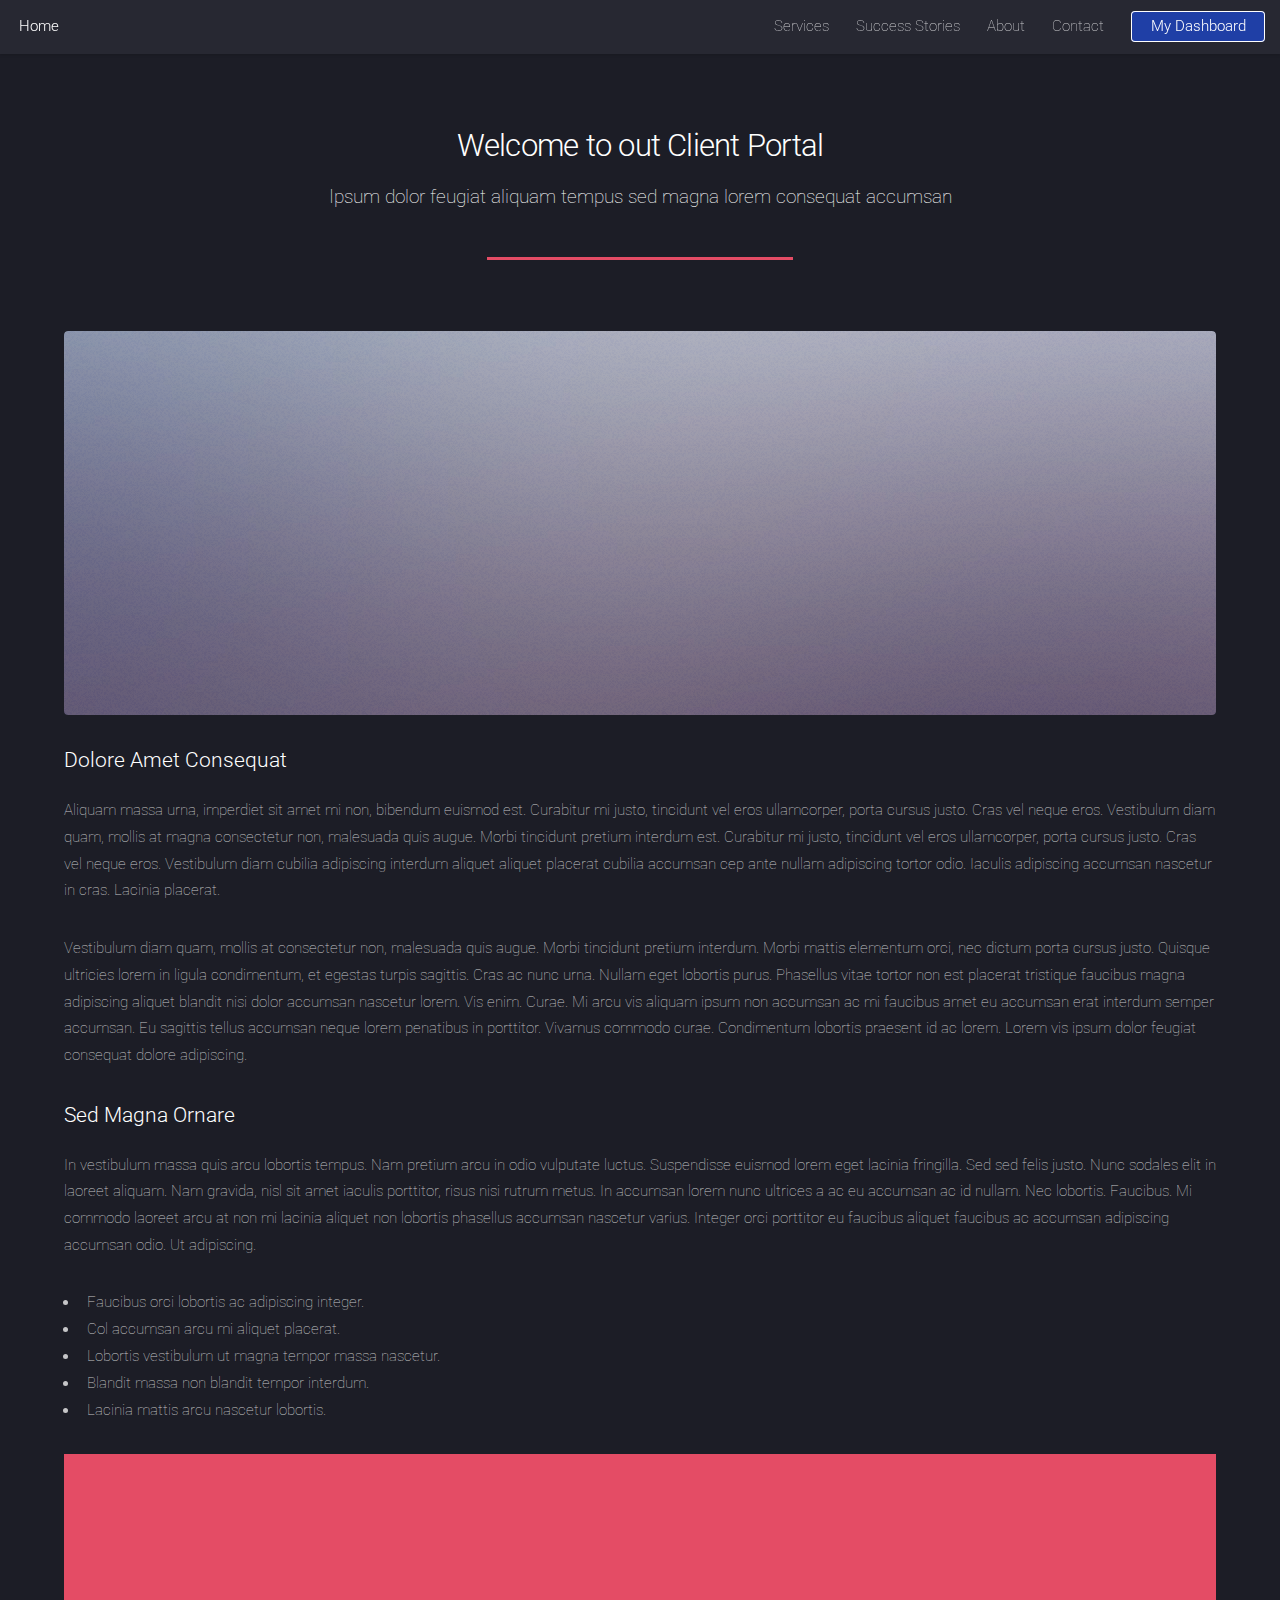
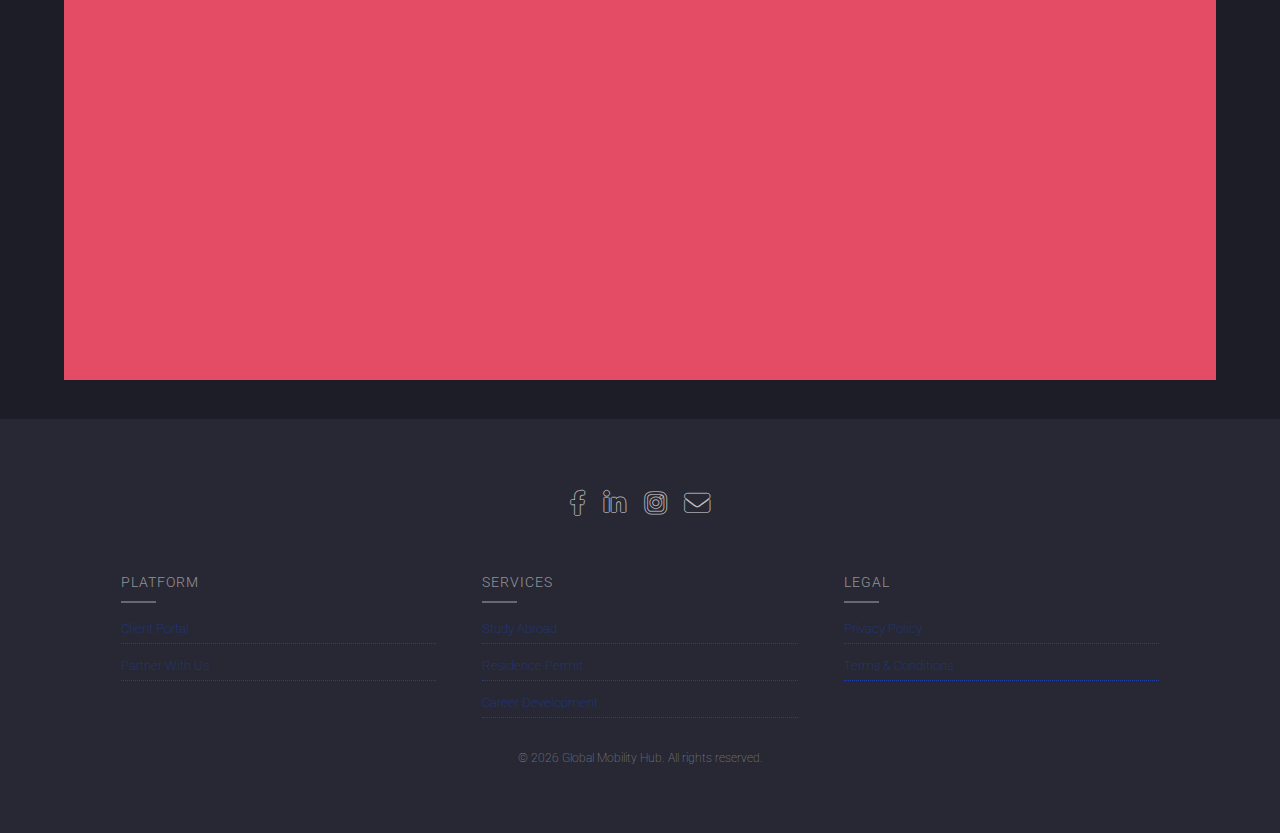
<file: clientportal.html>
<!DOCTYPE HTML>
<!--
	Landed by HTML5 UP
	html5up.net | @ajlkn
	Free for personal and commercial use under the CCA 3.0 license (html5up.net/license)
-->
<html>
	<head>
		<title>No Sidebar - Landed by HTML5 UP</title>
		<meta charset="utf-8" />
		<meta name="viewport" content="width=device-width, initial-scale=1, user-scalable=no" />
		<link rel="stylesheet" href="assets/css/main.css" />
		<noscript><link rel="stylesheet" href="assets/css/noscript.css" /></noscript>
	</head>
	<body class="is-preload">
		<div id="page-wrapper">

			 <!-- Header -->
<header id="header">
	<h1 id="logo">
		<a href="index.html">Home</a>
	</h1>
	

	<nav id="nav">
		<ul>
			<li>
				<a href="#">Services</a>
				<ul>
					<li><a href="education.html">Study Abroad</a></li>
					<li><a href="immigration.html">Residence Permit</a></li>
					<li><a href="career.html">Career Development</a></li>
				</ul>
			</li>
<li><a href="stories.html">Success Stories</a></li>
<li><a href="about.html">About</a></li>
<li><a href="#five">Contact</a></li>
							<li><a href="clientportal.html" class="button header-login">My Dashboard</a></li>
		</ul>
	</nav>
</header>


			<!-- Main -->
				<div id="main" class="wrapper style1">
					<div class="container">
						<header class="major">
							<h2>Welcome to out Client Portal</h2>
							<p>Ipsum dolor feugiat aliquam tempus sed magna lorem consequat accumsan</p>
						</header>

						<!-- Content -->
							<section id="content">
								<a href="#" class="image fit"><img src="images/pic07.jpg" alt="" /></a>
								<h3>Dolore Amet Consequat</h3>
								<p>Aliquam massa urna, imperdiet sit amet mi non, bibendum euismod est. Curabitur mi justo, tincidunt vel eros ullamcorper, porta cursus justo. Cras vel neque eros. Vestibulum diam quam, mollis at magna consectetur non, malesuada quis augue. Morbi tincidunt pretium interdum est. Curabitur mi justo, tincidunt vel eros ullamcorper, porta cursus justo. Cras vel neque eros. Vestibulum diam cubilia adipiscing interdum aliquet aliquet placerat cubilia accumsan cep ante nullam adipiscing tortor odio. Iaculis adipiscing accumsan nascetur in cras. Lacinia placerat.</p>
								<p>Vestibulum diam quam, mollis at consectetur non, malesuada quis augue. Morbi tincidunt pretium interdum. Morbi mattis elementum orci, nec dictum porta cursus justo. Quisque ultricies lorem in ligula condimentum, et egestas turpis sagittis. Cras ac nunc urna. Nullam eget lobortis purus. Phasellus vitae tortor non est placerat tristique faucibus magna adipiscing aliquet blandit nisi dolor accumsan nascetur lorem. Vis enim. Curae. Mi arcu vis aliquam ipsum non accumsan ac mi faucibus amet eu accumsan erat interdum semper accumsan. Eu sagittis tellus accumsan neque lorem penatibus in porttitor. Vivamus commodo curae. Condimentum lobortis praesent id ac lorem. Lorem vis ipsum dolor feugiat consequat dolore adipiscing.</p>
								<h3>Sed Magna Ornare</h3>
								<p>In vestibulum massa quis arcu lobortis tempus. Nam pretium arcu in odio vulputate luctus. Suspendisse euismod lorem eget lacinia fringilla. Sed sed felis justo. Nunc sodales elit in laoreet aliquam. Nam gravida, nisl sit amet iaculis porttitor, risus nisi rutrum metus. In accumsan lorem nunc ultrices a ac eu accumsan ac id nullam. Nec lobortis. Faucibus. Mi commodo laoreet arcu at non mi lacinia aliquet non lobortis phasellus accumsan nascetur varius. Integer orci porttitor eu faucibus aliquet faucibus ac accumsan adipiscing accumsan odio. Ut adipiscing.</p>
								<ul>
									<li>Faucibus orci lobortis ac adipiscing integer.</li>
									<li>Col accumsan arcu mi aliquet placerat.</li>
									<li>Lobortis vestibulum ut magna tempor massa nascetur.</li>
									<li>Blandit massa non blandit tempor interdum.</li>
									<li>Lacinia mattis arcu nascetur lobortis.</li>
								</ul>
							</section>
<!-- Client Login -->
<section id="client-login" class="wrapper style2 special fade">
	<div class="container">
		<header>
			<h2>Client Portal</h2>
			<p>Access your application status, documents, and advisor communications securely.</p>
		</header>

		<form method="post" action="#">
			<div class="row gtr-uniform gtr-50">

				<div class="col-12">
					<input type="email" name="email" id="client-email" placeholder="Registered Email Address" required />
				</div>

				<div class="col-12">
					<input type="password" name="password" id="client-password" placeholder="Password" required />
				</div>

				<div class="col-6 col-12-medium">
					<input type="checkbox" id="remember-client" name="remember">
					<label for="remember-client">Remember Me</label>
				</div>

				<div class="col-6 col-12-medium" style="text-align: right;">
					<a href="#">Forgot Password?</a>
				</div>

				<div class="col-12">
					<ul class="actions special">
						<li><input type="submit" value="Login to Client Portal" class="primary" /></li>
					</ul>
				</div>

				<div class="col-12">
					<p>
						New client? <a href="#">Register here</a>
					</p>
				</div>

			</div>
		</form>
	</div>
</section>

					</div>
				</div>

			<!-- Footer -->
				<footer id="footer">
					<ul class="icons">
						<li><a href="#" class="icon brands alt fa-facebook-f"><span class="label">Facebook</span></a></li>
						<li><a href="#" class="icon brands alt fa-linkedin-in"><span class="label">LinkedIn</span></a></li>
						<li><a href="#" class="icon brands alt fa-instagram"><span class="label">Instagram</span></a></li>
						<li><a href="#" class="icon solid alt fa-envelope"><span class="label">Email</span></a></li>
					</ul>
					
 <div class="footer-columns">

        <div class="footer-column">
            <h4>PLATFORM</h4>
            <a href="clientportal.html">Client Portal</a>
            <a href="partnerportal.html">Partner With Us</a>
        </div>

        <div class="footer-column">
            <h4>SERVICES</h4>
            <a href="education.html">Study Abroad</a>
            <a href="immigration.html">Residence Permit</a>
            <a href="career.html">Career Development</a>
        </div>

        <div class="footer-column">
            <h4>LEGAL</h4>
            <a href="privacy.html">Privacy Policy</a>
            <a href="terms.html">Terms & Conditions</a>
        </div>

    </div>

  <p class="copyright">
    © 2026 Global Mobility Hub. All rights reserved.
  </p>

				</footer>

		</div>


		<!-- Scripts -->
			<script src="assets/js/jquery.min.js"></script>
			<script src="assets/js/jquery.scrolly.min.js"></script>
			<script src="assets/js/jquery.dropotron.min.js"></script>
			<script src="assets/js/jquery.scrollex.min.js"></script>
			<script src="assets/js/browser.min.js"></script>
			<script src="assets/js/breakpoints.min.js"></script>
			<script src="assets/js/util.js"></script>
			<script src="assets/js/main.js"></script>

	</body>
</html>
</file>
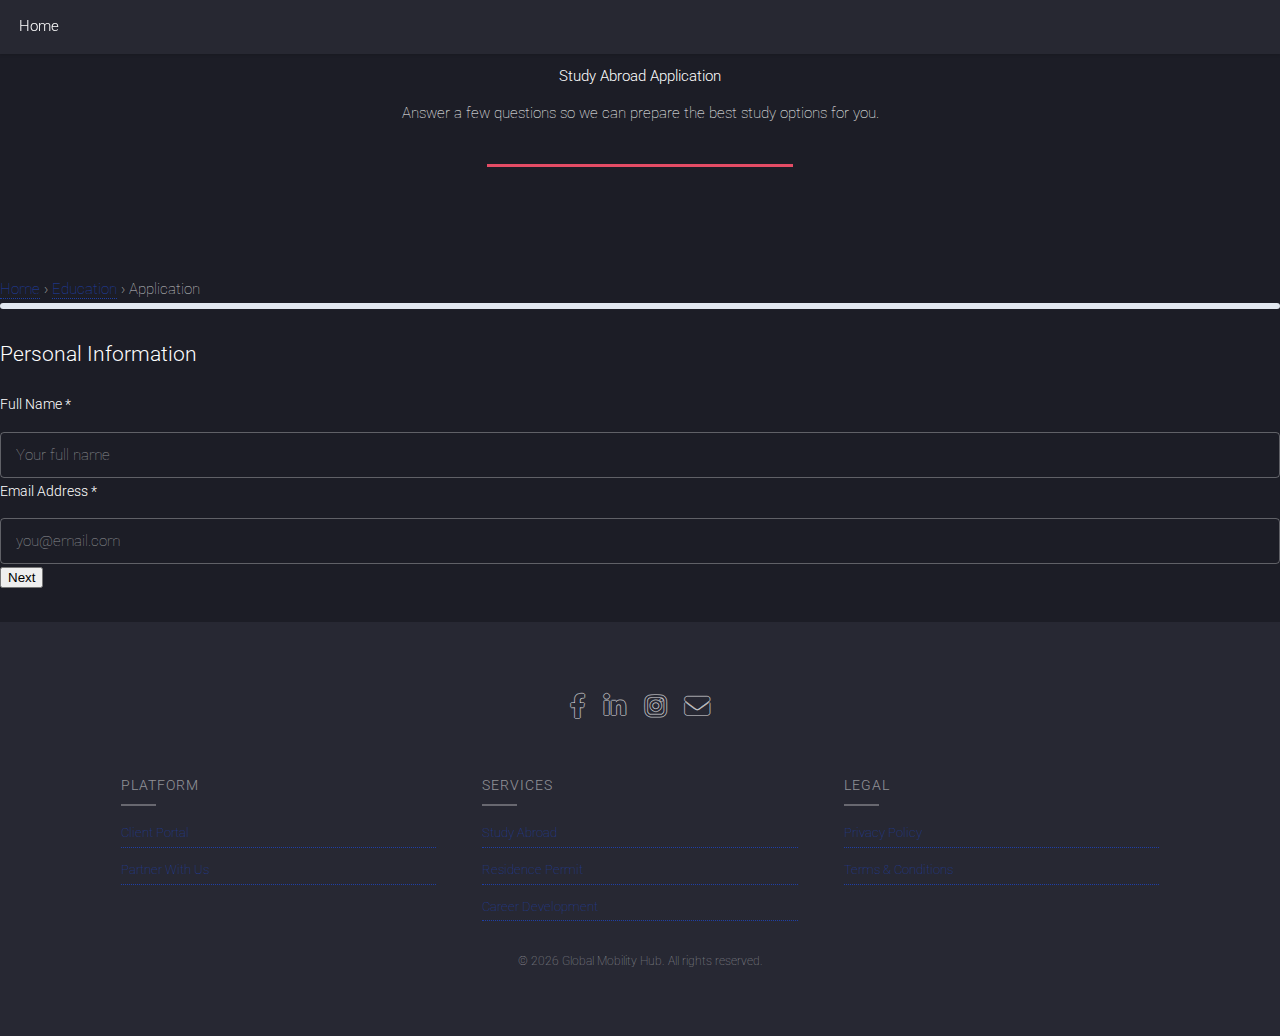
<file: education-application.html>
<!DOCTYPE html>
<html lang="en">
<head>
  <meta charset="UTF-8" />
  <meta name="viewport" content="width=device-width, initial-scale=1.0" />

  <title>Study Abroad Application | Global Mobility Hub</title>

<meta
  name="description"
  content="Apply for studying abroad with Global Mobility Hub. Get a personalized study plan based on your goals, budget, and preferred destination."
/>

  <!-- GLOBAL + PAGE CSS -->
  <link rel="stylesheet" href="/assets/css/main.css" />
</head>

<body class="education-page">


<!-- Header -->
<header id="header">
	<h1 id="logo">
		<a href="index.html">Home</a>
	</h1>
	</header>


<!-- ================= FORM WRAPPER ================= -->

<div id="main" class="wrapper style1">
  <div class="container">
    <header class="major">
      <h1>Study Abroad Application</h1>
      <p>Answer a few questions so we can prepare the best study options for you.</p>
    </header>
  </div>
</div>

<!-- Breadcrumb -->
<nav class="breadcrumb">
  <a href="index.html">Home</a>
  <span>›</span>
  <a href="education.html">Education</a>
  <span>›</span>
  <span>Application</span>
</nav>


  <!-- ================= FORM ================= -->
  <form id="studyForm" class="multi-step-form contact-form">

    <!-- Progress -->
    <div class="progress-bar">
      <div class="progress" id="progress"></div>
    </div>
    <p class="step-label" id="stepLabel"></p>

    <!-- STEP 1 -->
    <div class="form-step active" data-step="personal">
      <h3>Personal Information</h3>

      <div class="form-group">
        <label>Full Name *</label>
        <input type="text" name="fullName" placeholder="Your full name" required />
      </div>

      <div class="form-group">
        <label>Email Address *</label>
        <input type="email" name="email" placeholder="you@email.com" required />
      </div>

      <button type="button" class="btn next">Next</button>
    </div>

    <!-- STEP 2 -->
    <div class="form-step" data-step="study">
      <h3>Study Preferences</h3>

      <div class="form-group">
        <label>Preferred Country</label>
        <input list="countries" name="country" placeholder="Type or select country" />
        <datalist id="countries">
          <option value="Cyprus">
          <option value="Czech Republic">
          <option value="Hungary">
          <option value="Malta">
          <option value="Poland">
          <option value="Romania">
          <option value="Turkey">
          <option value="United Arab Emirates">
        </datalist>
      </div>

      <div class="form-group">
        <label>Study Level *</label>
        <select name="studyLevel" required>
          <option value="">Select level</option>
          <option>Preparatory Course</option>
          <option>Bachelors</option>
          <option>Masters</option>
        </select>
      </div>

      <div class="form-group">
        <label>Diploma Recognition</label>
        <select name="diplomaType">
          <option value="">No preference</option>
          <option>UK Diploma</option>
          <option>USA Diploma</option>
          <option>EU Diploma</option>
        </select>
      </div>

      <button type="button" class="btn prev">Back</button>
      <button type="button" class="btn next">Next</button>
    </div>

    <!-- STEP 3 -->
    <div class="form-step" data-step="faculty">
      <h3>Faculty / Program Interest *</h3>

<div class="multi-select">

  <input type="checkbox" id="business" name="faculty" value="Business">
  <label for="business">Business</label>

  <input type="checkbox" id="cs" name="faculty" value="Computer Science">
  <label for="cs">Computer Science</label>

  <input type="checkbox" id="medicine" name="faculty" value="Medicine">
  <label for="medicine">Medicine</label>

  <input type="checkbox" id="dentistry" name="faculty" value="Dentistry">
  <label for="dentistry">Dentistry</label>

  <input type="checkbox" id="psychology" name="faculty" value="Psychology">
  <label for="psychology">Psychology</label>

  <input type="checkbox" id="tourism" name="faculty" value="Tourism">
  <label for="tourism">Tourism & Hospitality</label>

</div>

      <div class="form-group">
        <input type="text" name="otherFaculty" placeholder="Other faculty (optional)" />
      </div>

      <button type="button" class="btn prev">Back</button>
      <button type="button" class="btn next">Next</button>
    </div>

    <!-- STEP 4 -->
    <div class="form-step" data-step="budget">
      <h3>Budget Range (Optional)</h3>

      <div class="form-group">
        <select name="budget">
          <option value="">Select budget range</option>
          <option>0 – 3000 EUR</option>
          <option>3000 – 7000 EUR</option>
          <option>7000+ EUR</option>
        </select>
      </div>

      <button type="button" class="btn prev">Back</button>
      <button type="button" class="btn next">Next</button>
    </div>

    <!-- STEP 5 -->
    <div class="form-step" data-step="upload">
      <h3>Supporting Documents</h3>
      <p>Would you like to share documents now or later?</p>

      <input type="radio" id="uploadYes" name="uploadChoice" value="yes">
<label for="uploadYes">Yes, I can upload now</label>

<input type="radio" id="uploadLater" name="uploadChoice" value="later" checked>
<label for="uploadLater">I’ll share them later</label>

      <div class="upload-area">
        <input type="file" multiple />
        <p class="upload-error error"></p>
        <ul class="file-preview"></ul>
      </div>

      <button type="button" class="btn prev">Back</button>
      <button type="button" class="btn next">Next</button>
    </div>

    <!-- STEP 6 -->
    <div class="form-step" data-step="notes">
      <h3>Your Goals / Notes</h3>

      <div class="form-group">
        <textarea
          name="notes"
          rows="4"
          placeholder="Your goals, timeline, or any preferences (optional)"
        ></textarea>
      </div>

      <button type="button" class="btn prev">Back</button>
      <button type="submit" class="btn-primary">Submit Application</button>
    </div>

  </form>
</main>



<!-- Footer -->
				<footer id="footer">
					<ul class="icons">
						<li><a href="#" class="icon brands alt fa-facebook-f"><span class="label">Facebook</span></a></li>
						<li><a href="#" class="icon brands alt fa-linkedin-in"><span class="label">LinkedIn</span></a></li>
						<li><a href="#" class="icon brands alt fa-instagram"><span class="label">Instagram</span></a></li>
						<li><a href="#" class="icon solid alt fa-envelope"><span class="label">Email</span></a></li>
					</ul>
					
 <div class="footer-columns">

        <div class="footer-column">
            <h4>PLATFORM</h4>
            <a href="clientportal.html">Client Portal</a>
            <a href="partnerportal.html">Partner With Us</a>
        </div>

        <div class="footer-column">
            <h4>SERVICES</h4>
            <a href="education.html">Study Abroad</a>
            <a href="immigration.html">Residence Permit</a>
            <a href="career.html">Career Development</a>
        </div>

        <div class="footer-column">
            <h4>LEGAL</h4>
            <a href="privacy.html">Privacy Policy</a>
            <a href="terms.html">Terms & Conditions</a>
        </div>

    </div>

  <p class="copyright">
    © 2026 Global Mobility Hub. All rights reserved.
  </p>

				</footer>

		</div>



<!-- GLOBAL SCRIPT -->
<script src="/assets/js/main.js"></script>
<script src="/assets/js/script.js"></script>

</body>
</html>
</file>
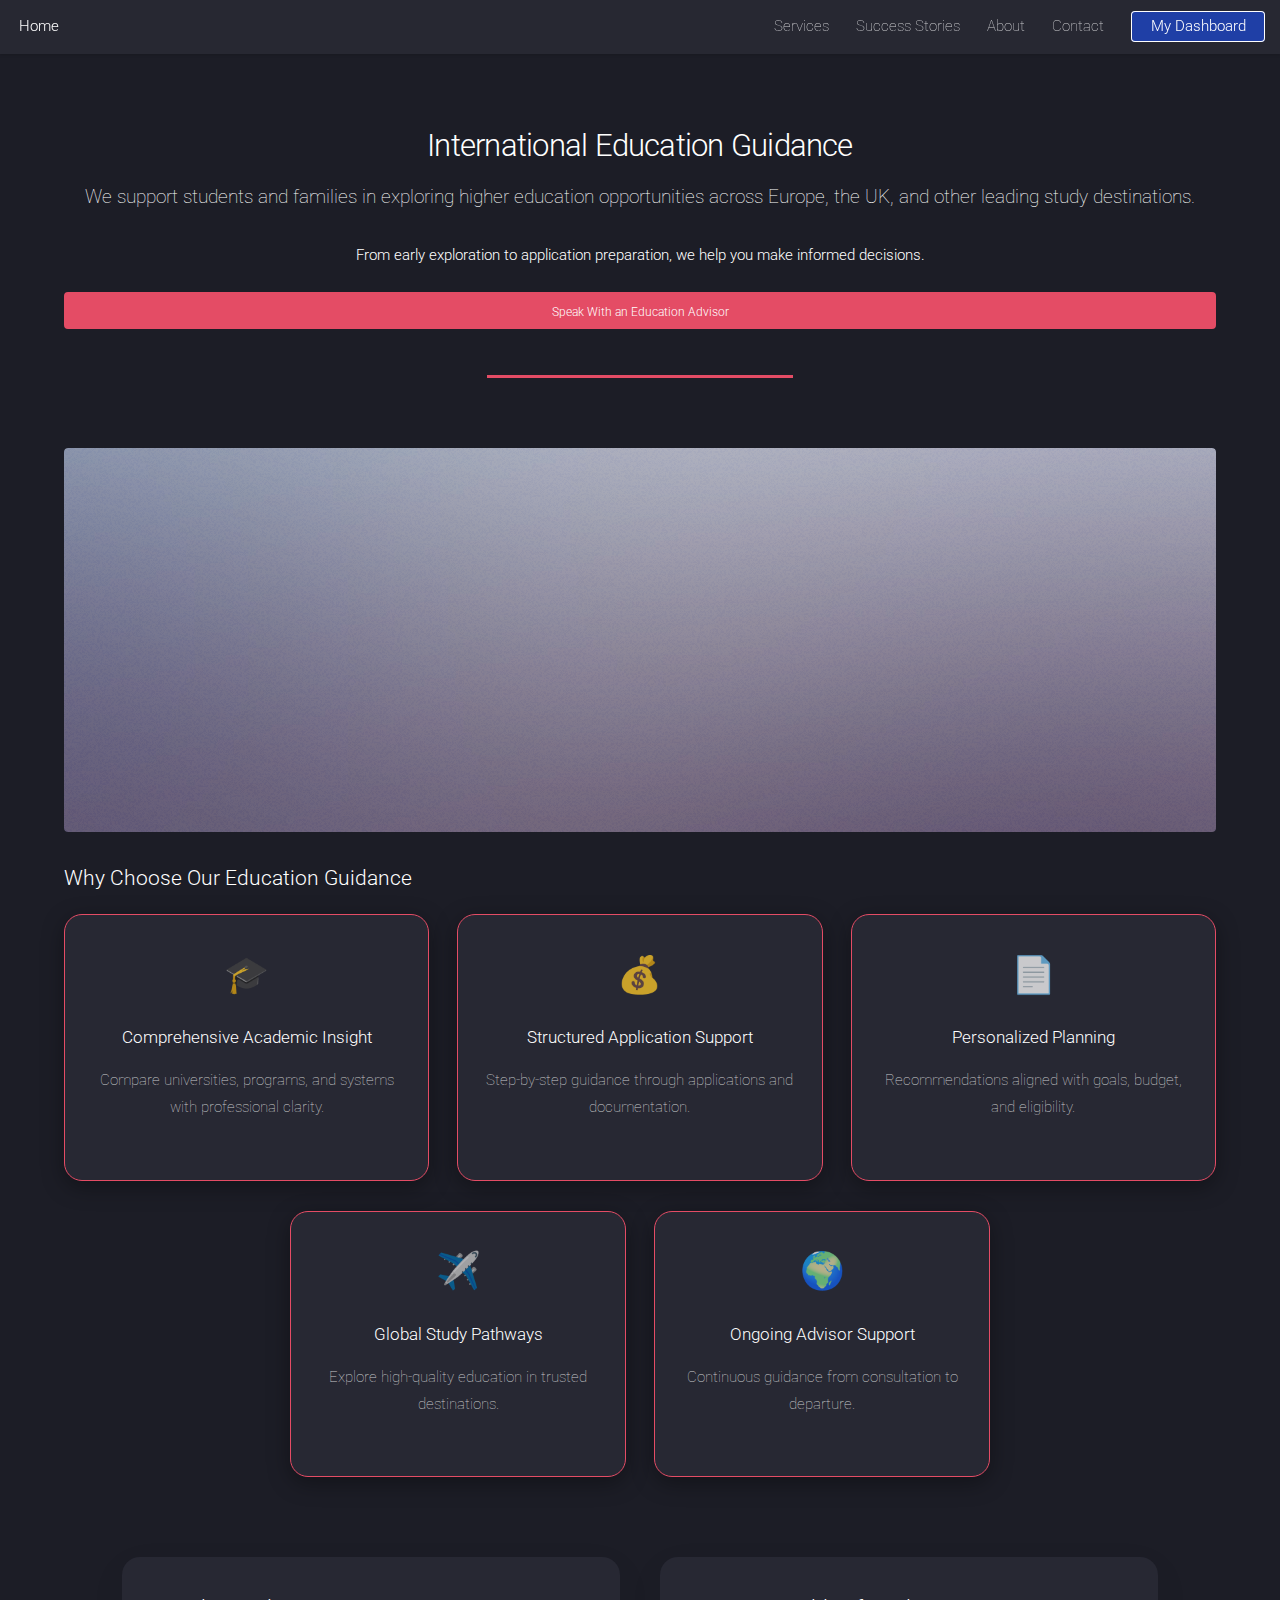
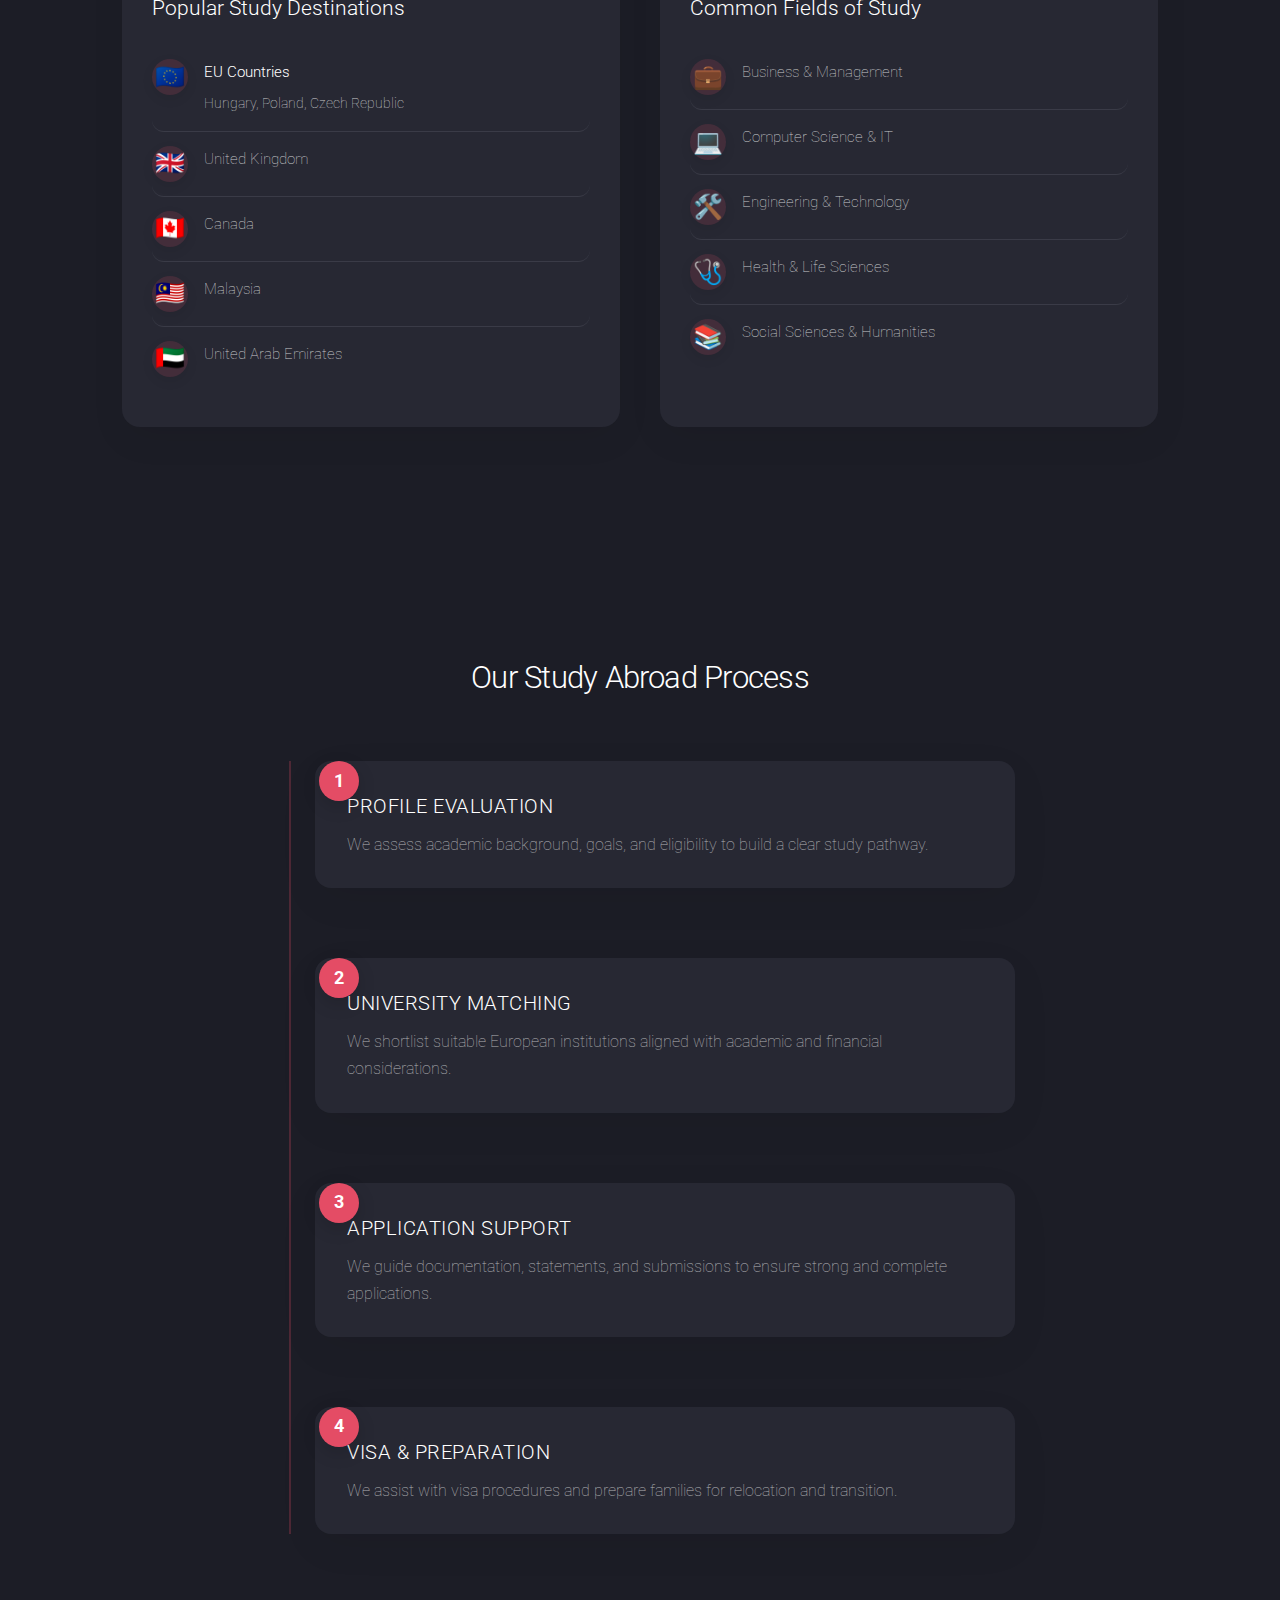
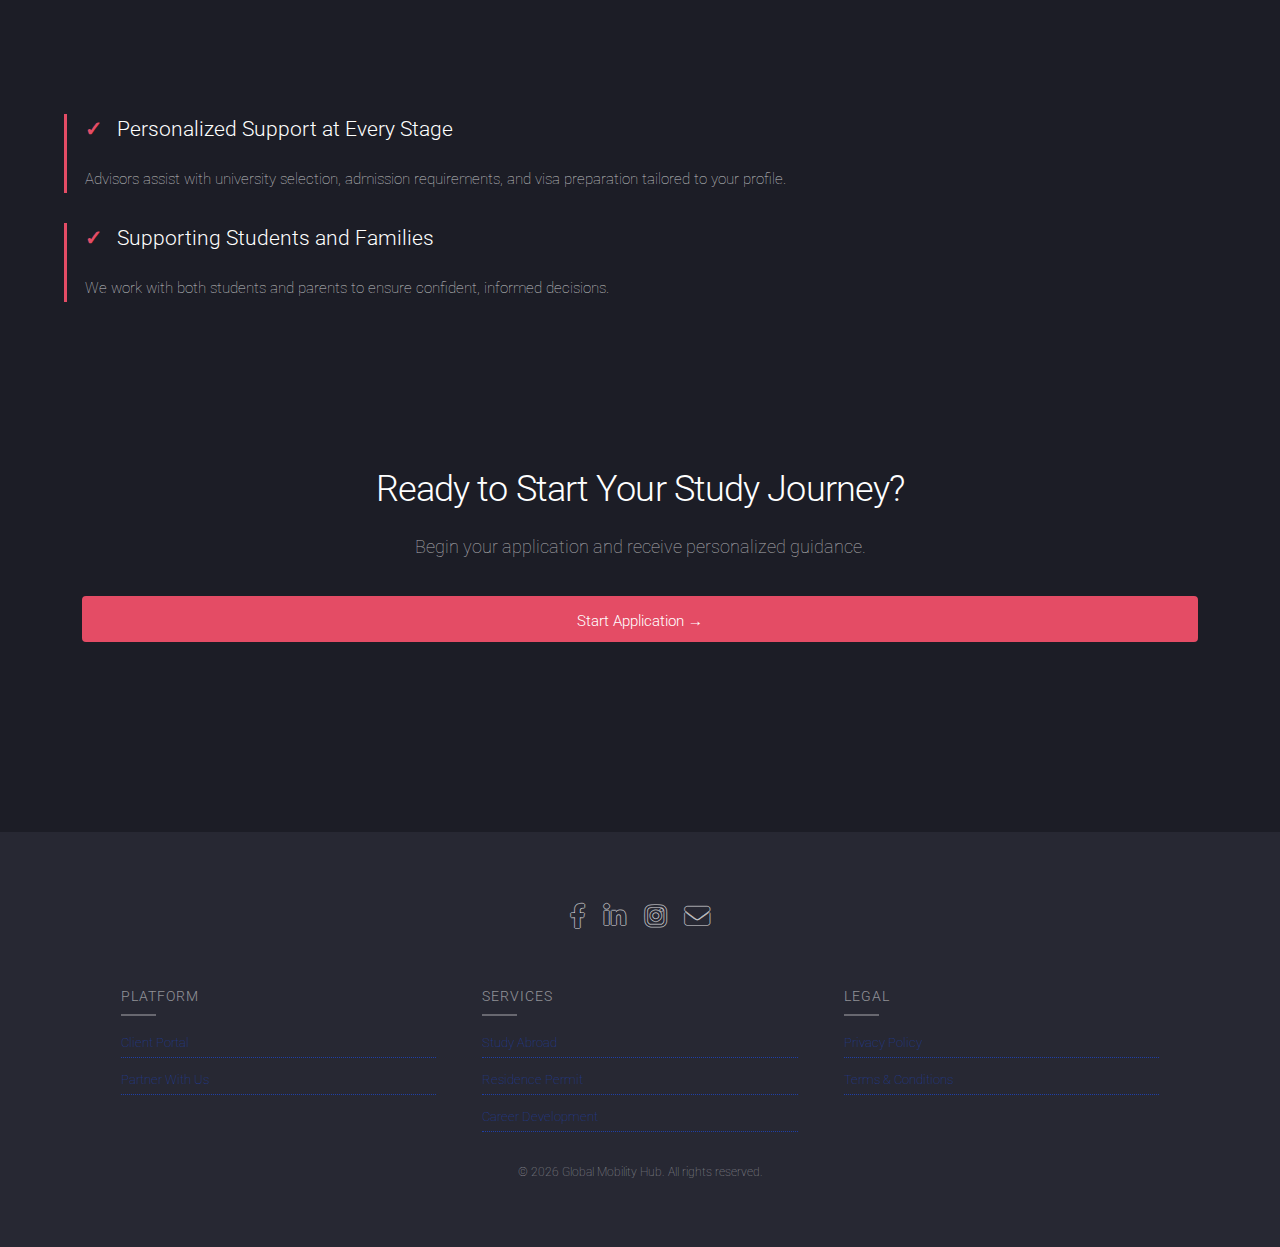
<file: education.html>
<!DOCTYPE HTML>

	<head>
		<title>Study Abroad | Global Mobility Hub |</title>
		<meta charset="utf-8" />
		<meta name="viewport" content="width=device-width, initial-scale=1, user-scalable=no" />
		<link rel="stylesheet" href="assets/css/main.css" />
		<noscript><link rel="stylesheet" href="assets/css/noscript.css" /></noscript>
	</head>
	<body class="is-preload education-page">
		<div id="page-wrapper">



						            <!-- Header -->
<header id="header">
	<h1 id="logo">
		<a href="index.html">Home</a>
	</h1>
	

	<nav id="nav">
		<ul>
			<li>
				<a href="#">Services</a>
				<ul>
					<li><a href="education.html">Study Abroad</a></li>
					<li><a href="immigration.html">Residence Permit</a></li>
					<li><a href="career.html">Career Development</a></li>
				</ul>
			</li>
<li><a href="stories.html">Success Stories</a></li>
<li><a href="about.html">About</a></li>
<li><a href="#five">Contact</a></li>
							<li><a href="clientportal.html" class="button header-login">My Dashboard</a></li>
		</ul>
	</nav>
</header>





	<!-- Main -->
				<div id="main" class="wrapper style1">
					<div class="container">
						<header class="major">
							<h2>International Education Guidance</h2>
							<p>We support students and families in exploring higher education opportunities across Europe, the UK, and other leading study destinations.</p>

 <p><strong>From early exploration to application preparation, we help you make informed decisions.</strong></p>

<ul class="actions fit small">
  <li>
    <a href="education-application.html" class="button primary fit small">Speak With an Education Advisor</a>
  </li>
</ul>
						</header>




	<!-- Content -->
							<section id="content">
								<a href="#" class="image fit"><img src="images/pic07.jpg" alt="" /></a>
								<h3>Why Choose Our Education Guidance</h3>
								<div class="benefits-grid">
    <div class="benefit-card">
      <div class="icon">🎓</div>
      <h4>Comprehensive Academic Insight</h4>
      <p>Compare universities, programs, and systems with professional clarity.</p>
    </div>

    <div class="benefit-card">
      <div class="icon">💰</div>
      <h4>Structured Application Support</h4>
      <p>Step-by-step guidance through applications and documentation.</p>
    </div>

    <div class="benefit-card">
      <div class="icon">📄</div>
      <h4>Personalized Planning</h4>
      <p>Recommendations aligned with goals, budget, and eligibility.</p>
    </div>
  </div>

  <div class="benefits-grid bottom-row">
    <div class="benefit-card">
      <div class="icon">✈️</div>
      <h4>Global Study Pathways</h4>
      <p>Explore high-quality education in trusted destinations.</p>
    </div>

    <div class="benefit-card">
      <div class="icon">🌍</div>
      <h4>Ongoing Advisor Support</h4>
      <p>Continuous guidance from consultation to departure.</p>
    </div>
  </div>
</section>

<section class="container content study-overview">
<div class="study-grid">

<div class="study-card">

								<h3>Popular Study Destinations</h3>
								        <ul class="study-list">
          <li><span class="icon">🇪🇺</span><div><strong>EU Countries</strong><p>Hungary, Poland, Czech Republic</p></div></li>
          <li><span class="icon">🇬🇧</span><div>United Kingdom</div></li>
          <li><span class="icon">🇨🇦</span><div>Canada</div></li>
          <li><span class="icon">🇲🇾</span><div>Malaysia</div></li>
          <li><span class="icon">🇦🇪</span><div>United Arab Emirates</div></li>
        </ul>
      </div>

      <div class="study-card">
<h3>Common Fields of Study</h3>
        <ul class="study-list">
          <li><span class="icon">💼</span><div>Business & Management</div></li>
          <li><span class="icon">💻</span><div>Computer Science & IT</div></li>
          <li><span class="icon">🛠️</span><div>Engineering & Technology</div></li>
          <li><span class="icon">🩺</span><div>Health & Life Sciences</div></li>
          <li><span class="icon">📚</span><div>Social Sciences & Humanities</div></li>
        </ul>
      </div>

							</section>
					</div>
				</div>


<!-- ================= PROCESS ================= -->
<section class="process-section">
  <div class="container">
    <h2>Our Study Abroad Process</h2>

    <div class="timeline">

      <div class="timeline-item">
        <div class="timeline-marker">1</div>
        <div class="timeline-content">
          <h3>Profile Evaluation</h3>
          <p>We assess academic background, goals, and eligibility to build a clear study pathway.</p>
        </div>
      </div>

      <div class="timeline-item">
        <div class="timeline-marker">2</div>
        <div class="timeline-content">
          <h3>University Matching</h3>
          <p>We shortlist suitable European institutions aligned with academic and financial considerations.</p>
        </div>
      </div>

      <div class="timeline-item">
        <div class="timeline-marker">3</div>
        <div class="timeline-content">
          <h3>Application Support</h3>
          <p>We guide documentation, statements, and submissions to ensure strong and complete applications.</p>
        </div>
      </div>

      <div class="timeline-item">
        <div class="timeline-marker">4</div>
        <div class="timeline-content">
          <h3>Visa & Preparation</h3>
          <p>We assist with visa procedures and prepare families for relocation and transition.</p>
        </div>
      </div>

    </div>
  </div>
</section>


<!-- ================= PERSONALIZED SUPPORT ================= -->
<section class="content-section alt">
  <div class="container feature">
    <h3>Personalized Support at Every Stage</h3>
    <p>
      Advisors assist with university selection, admission requirements,
      and visa preparation tailored to your profile.
    </p>
  </div>

  <div class="container feature">
    <h3>Supporting Students and Families</h3>
    <p>
      We work with both students and parents to ensure confident, informed decisions.
    </p>
  </div>
</section>



<!-- ================= CTA ================= -->
<section class="cta-section">
  <div class="container cta-center">
    <h2>Ready to Start Your Study Journey?</h2>
    <p>Begin your application and receive personalized guidance.</p>
    <ul class="actions fit">
											<li><a href="education-application.html" class="button primary fit">Start Application <span class="btn-arrow">→</span></a></li>
										</ul>
  </div>
</section>


		<!-- Footer -->
				<footer id="footer">
					<ul class="icons">
						<li><a href="#" class="icon brands alt fa-facebook-f"><span class="label">Facebook</span></a></li>
						<li><a href="#" class="icon brands alt fa-linkedin-in"><span class="label">LinkedIn</span></a></li>
						<li><a href="#" class="icon brands alt fa-instagram"><span class="label">Instagram</span></a></li>
						<li><a href="#" class="icon solid alt fa-envelope"><span class="label">Email</span></a></li>
					</ul>
					
 <div class="footer-columns">

        <div class="footer-column">
            <h4>PLATFORM</h4>
            <a href="clientportal.html">Client Portal</a>
            <a href="partnerportal.html">Partner With Us</a>
        </div>

        <div class="footer-column">
            <h4>SERVICES</h4>
            <a href="education.html">Study Abroad</a>
            <a href="immigration.html">Residence Permit</a>
            <a href="career.html">Career Development</a>
        </div>

        <div class="footer-column">
            <h4>LEGAL</h4>
            <a href="privacy.html">Privacy Policy</a>
            <a href="terms.html">Terms & Conditions</a>
        </div>

    </div>

  <p class="copyright">
    © 2026 Global Mobility Hub. All rights reserved.
  </p>

				</footer>

		</div>


		<!-- Scripts -->
			<script src="assets/js/jquery.min.js"></script>
			<script src="assets/js/jquery.scrolly.min.js"></script>
			<script src="assets/js/jquery.dropotron.min.js"></script>
			<script src="assets/js/jquery.scrollex.min.js"></script>
			<script src="assets/js/browser.min.js"></script>
			<script src="assets/js/breakpoints.min.js"></script>
			<script src="assets/js/util.js"></script>
			<script src="assets/js/main.js"></script>

	</body>
</html>
</file>
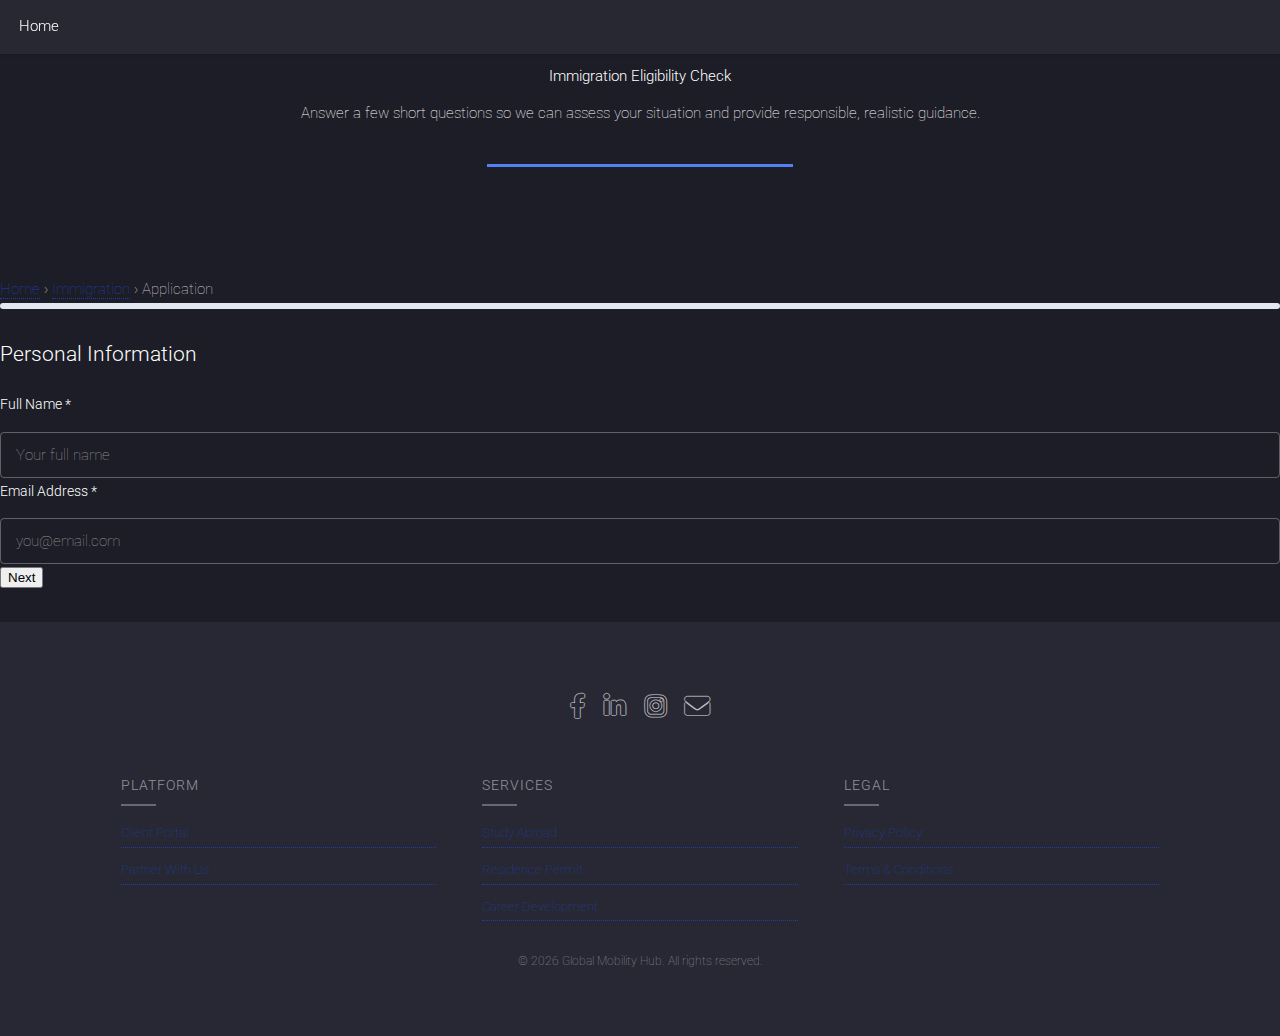
<file: immigration-application.html>
<!DOCTYPE html>
<html lang="en">
<head>
  <meta charset="UTF-8" />
  <meta name="viewport" content="width=device-width, initial-scale=1.0" />

  <title>Immigration Eligibility Check | Global Mobility Hub</title>

<meta
  name="description"
  content="Explore your immigration and residence permit options with Global Mobility Hub. Receive clear, responsible guidance tailored to your destination and personal situation."
/>

  <!-- PAGE-SPECIFIC CSS -->
  <link rel="stylesheet" href="/assets/css/main.css" />
</head>

<body class="immigration-page">


<!-- Header -->
<header id="header">
	<h1 id="logo">
		<a href="index.html">Home</a>
	</h1>
</header>



<!-- ================= FORM WRAPPER ================= -->

<div id="main" class="wrapper style1">
  <div class="container">
    <header class="major">
      <h1>Immigration Eligibility Check</h1>
      <p>
        Answer a few short questions so we can assess your situation and provide
        responsible, realistic guidance.
      </p>
    </header>
  </div>
</div>


<!-- Breadcrumb -->
<nav class="breadcrumb">
  <a href="index.html">Home</a>
  <span>›</span>
  <a href="immigration.html">Immigration</a>
  <span>›</span>
  <span>Application</span>
</nav>



  <!-- ================= FORM ================= -->
  <form id="immigrationForm" class="multi-step-form contact-form">

    <!-- PROGRESS -->
    <div class="progress-bar">
      <div class="progress" id="progress"></div>
    </div>
    <p class="step-label" id="stepLabel"></p>

    <!-- STEP 1 -->
    <div class="form-step active" data-step="personal">
      <h3>Personal Information</h3>

      <div class="form-group">
        <label>Full Name *</label>
        <input type="text" name="fullName" placeholder="Your full name" required />
      </div>

      <div class="form-group">
        <label>Email Address *</label>
        <input type="email" name="email" placeholder="you@email.com" required />
      </div>

      <button type="button" class="btn next">Next</button>
    </div>

    <!-- STEP 2 -->
    <div class="form-step" data-step="destination">
      <h3>Destination Country</h3>

      <div class="form-group">
        <label>Where do you plan to relocate?</label>
        <select name="destination" required>
          <option value="">Select destination</option>
          <option>Hungary</option>
          <option>Malta</option>
          <option>EU Country</option>
          <option>United Kingdom</option>
          <option>Other</option>
        </select>
      </div>

      <div class="form-group">
        <input
          type="text"
          name="otherDestination"
          placeholder="Other destination (optional)"
        />
      </div>

      <button type="button" class="btn prev">Back</button>
      <button type="button" class="btn next">Next</button>
    </div>

    <!-- STEP 3 -->
    <div class="form-step" data-step="permit">
      <h3>Permit / Pathway Type</h3>

      <div class="form-group">
        <select name="permitType" required>
          <option value="">Select permit type</option>
          <option>Study-related residence permit</option>
          <option>Work / Employment permit</option>
          <option>Family reunification</option>
          <option>EU / EEA registration</option>
          <option>Other</option>
        </select>
      </div>

      <div class="form-group">
        <input
          type="text"
          name="otherPermit"
          placeholder="Other permit type (optional)"
        />
      </div>

      <button type="button" class="btn prev">Back</button>
      <button type="button" class="btn next">Next</button>
    </div>

    <!-- STEP 4 -->
    <div class="form-step" data-step="citizenship">
      <h3>Current Citizenship</h3>

      <div class="form-group">
        <input
          type="text"
          name="citizenship"
          placeholder="Your current citizenship"
          required
        />
      </div>

      <button type="button" class="btn prev">Back</button>
      <button type="button" class="btn next">Next</button>
    </div>

    <!-- STEP 5 -->
    <div class="form-step" data-step="upload">
      <h3>Supporting Documents</h3>
      <p>Would you like to share documents now or later?</p>

      <input type="radio" id="uploadYes" name="uploadChoice" value="yes">
<label for="uploadYes">Yes, I can upload now</label>

<input type="radio" id="uploadLater" name="uploadChoice" value="later" checked>
<label for="uploadLater">I’ll share them later</label>

      <div class="upload-area">
        <input type="file" multiple />
        <p class="upload-error error"></p>
        <ul class="file-preview"></ul>
      </div>

      <button type="button" class="btn prev">Back</button>
      <button type="button" class="btn next">Next</button>
    </div>


    <!-- STEP 6 -->
    <div class="form-step" data-step="notes">
      <h3>Additional Notes</h3>

      <div class="form-group">
        <textarea
          name="notes"
          rows="4"
          placeholder="Tell us about your situation, timeline, or questions (optional)"
        ></textarea>
      </div>

      <button type="button" class="btn prev">Back</button>
      <button type="submit" class="btn-primary">
        Submit Eligibility Check
      </button>
    </div>

  </form>
</section>



<!-- Footer -->
				<footer id="footer">
					<ul class="icons">
						<li><a href="#" class="icon brands alt fa-facebook-f"><span class="label">Facebook</span></a></li>
						<li><a href="#" class="icon brands alt fa-linkedin-in"><span class="label">LinkedIn</span></a></li>
						<li><a href="#" class="icon brands alt fa-instagram"><span class="label">Instagram</span></a></li>
						<li><a href="#" class="icon solid alt fa-envelope"><span class="label">Email</span></a></li>
					</ul>
					
 <div class="footer-columns">

        <div class="footer-column">
            <h4>PLATFORM</h4>
            <a href="clientportal.html">Client Portal</a>
            <a href="partnerportal.html">Partner With Us</a>
        </div>

        <div class="footer-column">
            <h4>SERVICES</h4>
            <a href="education.html">Study Abroad</a>
            <a href="immigration.html">Residence Permit</a>
            <a href="career.html">Career Development</a>
        </div>

        <div class="footer-column">
            <h4>LEGAL</h4>
            <a href="privacy.html">Privacy Policy</a>
            <a href="terms.html">Terms & Conditions</a>
        </div>

    </div>

  <p class="copyright">
    © 2026 Global Mobility Hub. All rights reserved.
  </p>

				</footer>

		</div>


<!-- GLOBAL SCRIPT -->
<script src="/assets/js/main.js"></script>
<script src="/assets/js/script.js"></script>

</body>
</html>
</file>
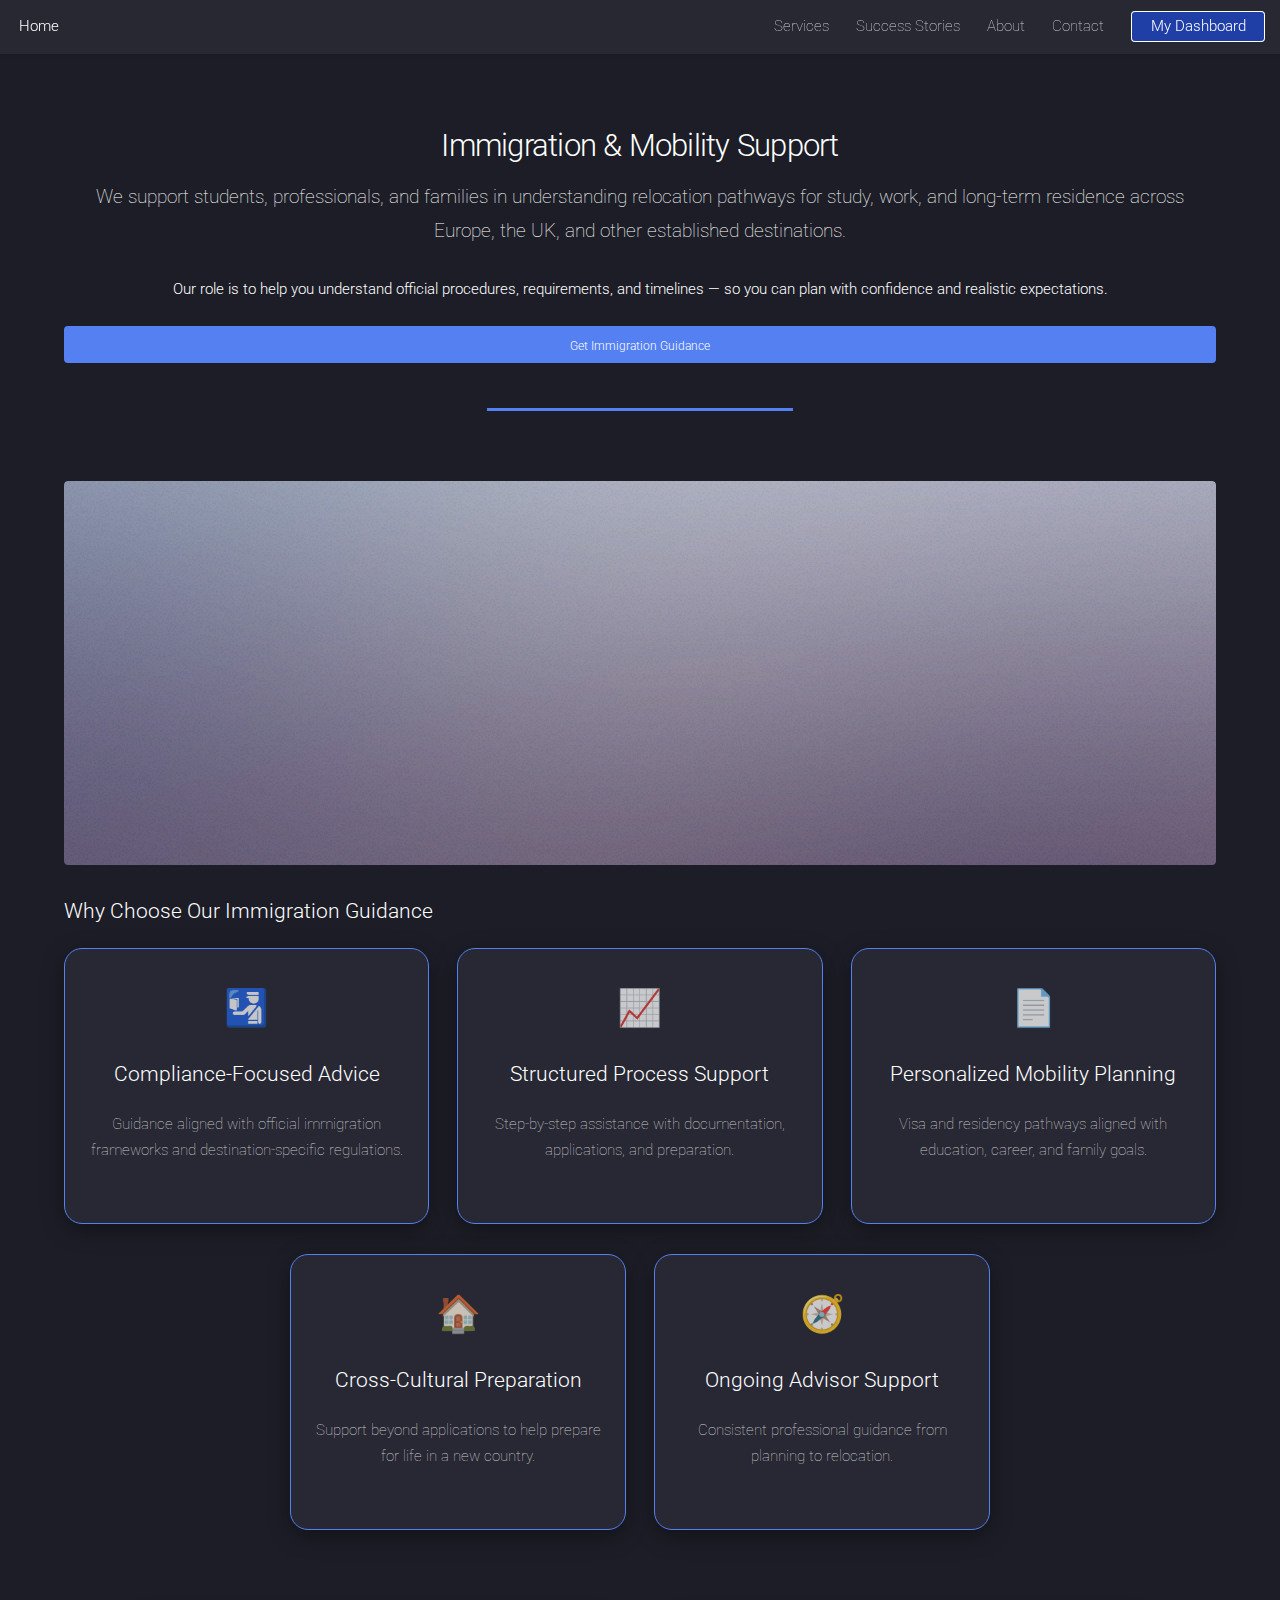
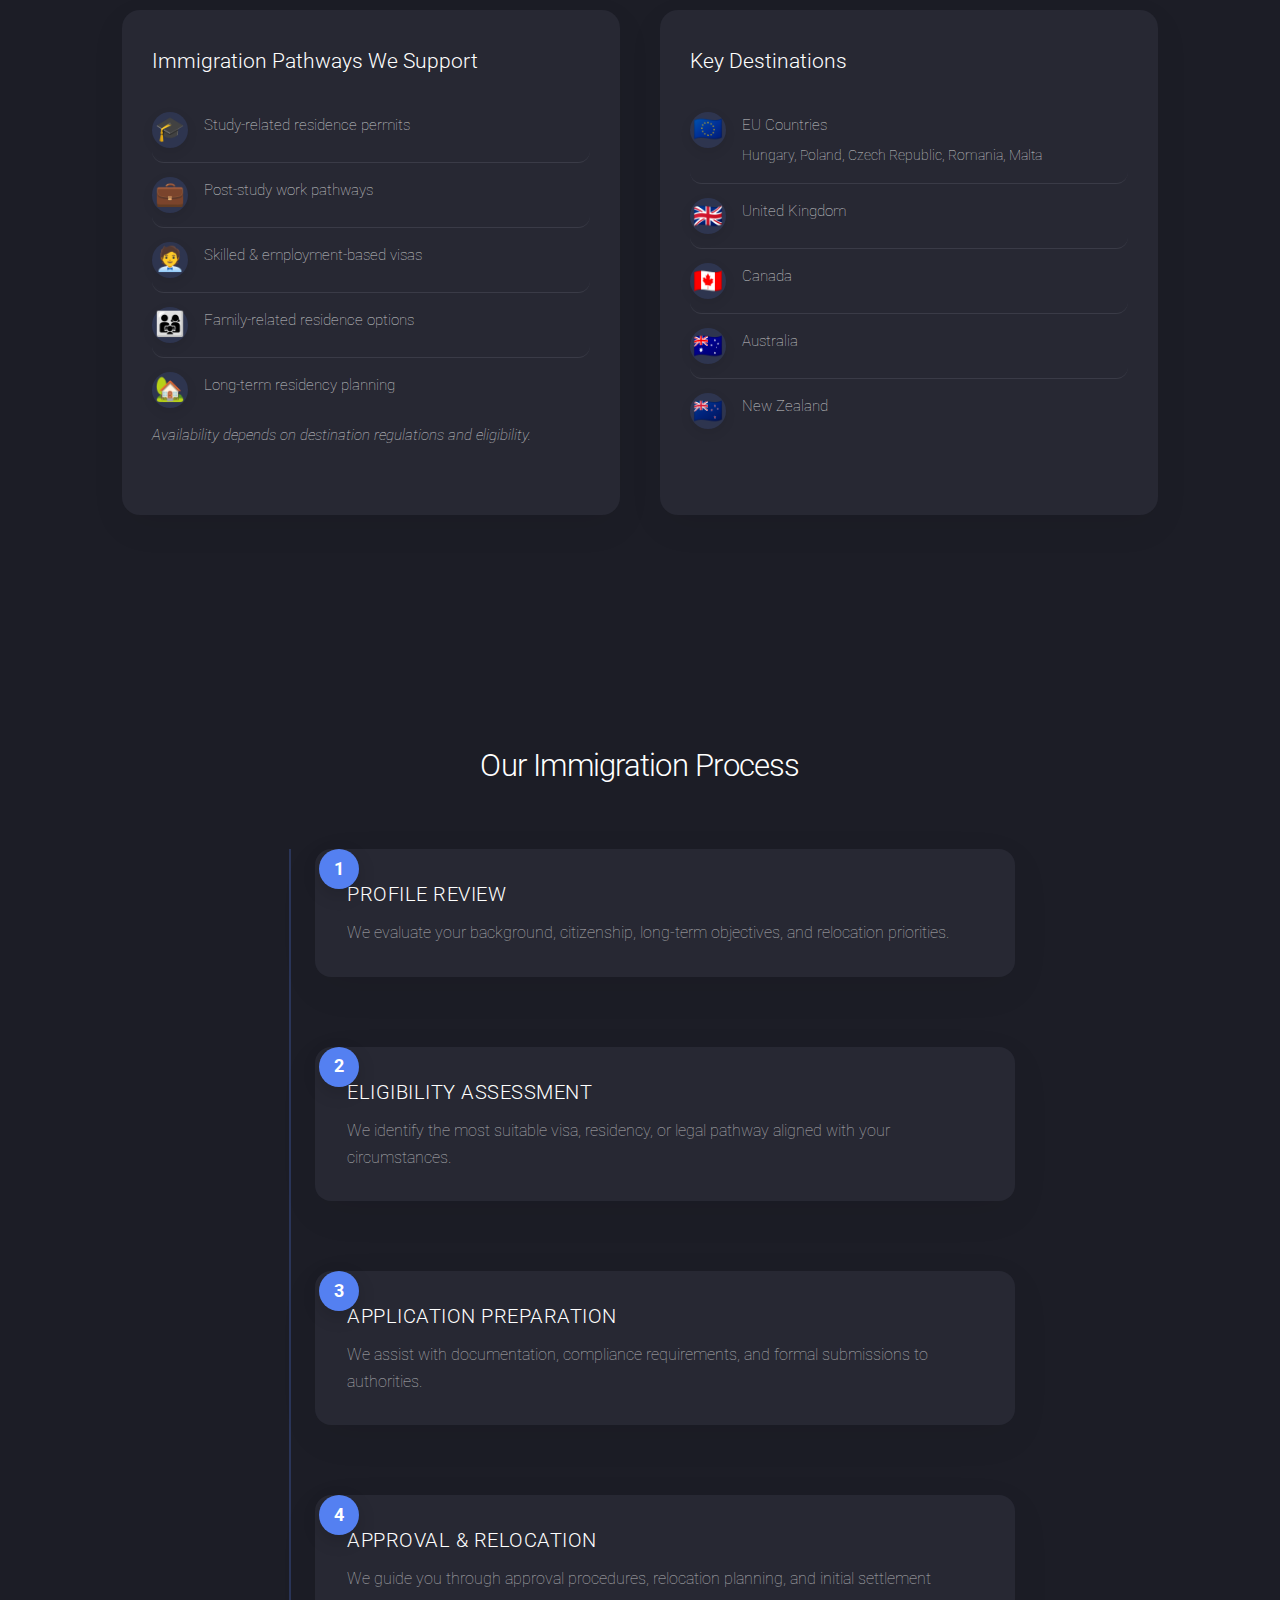
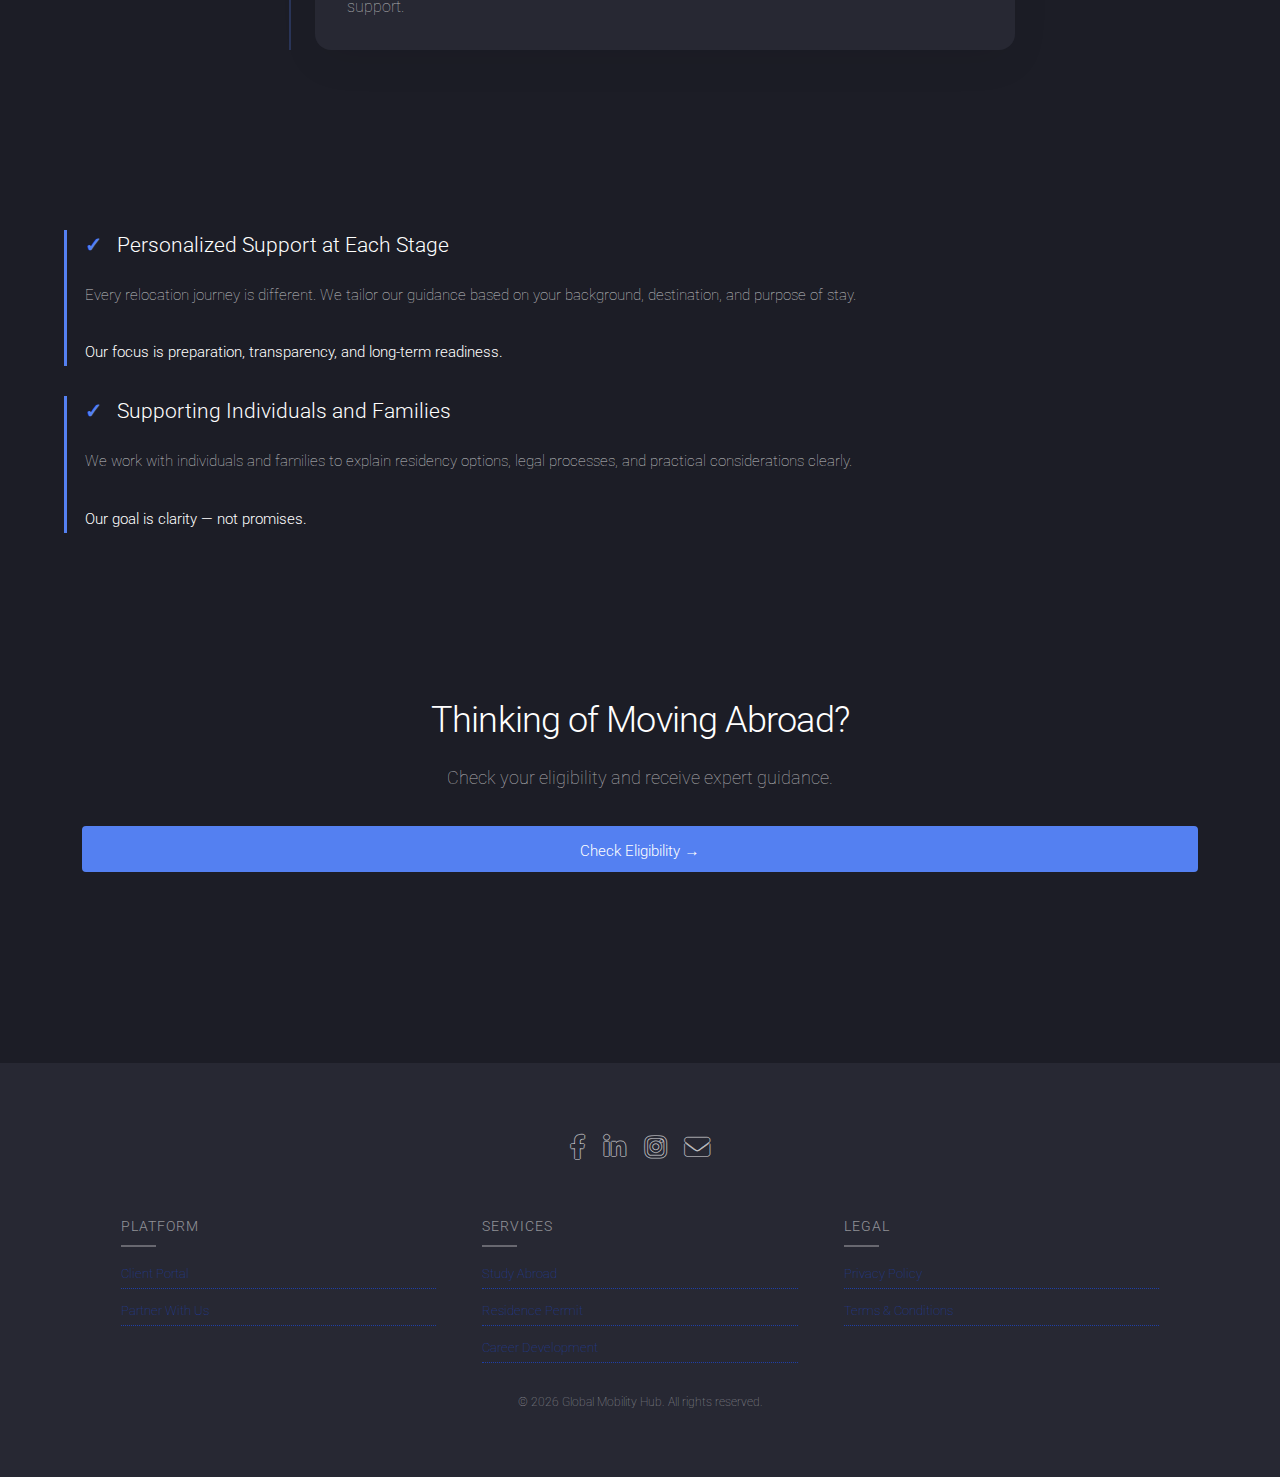
<file: immigration.html>
<!DOCTYPE HTML>

<html>
	<head>
		<title>Mobility | Global Mobility Hub |</title>
		<meta charset="utf-8" />
		<meta name="viewport" content="width=device-width, initial-scale=1, user-scalable=no" />
		<link rel="stylesheet" href="assets/css/main.css" />
		<noscript><link rel="stylesheet" href="assets/css/noscript.css" /></noscript>
	</head>
	<body class="is-preload immigration-page">
		<div id="page-wrapper">



					            <!-- Header -->
<header id="header">
	<h1 id="logo">
		<a href="index.html">Home</a>
	</h1>
	

	<nav id="nav">
		<ul>
			<li>
				<a href="#">Services</a>
				<ul>
					<li><a href="education.html">Study Abroad</a></li>
					<li><a href="immigration.html">Residence Permit</a></li>
					<li><a href="career.html">Career Development</a></li>
				</ul>
			</li>
<li><a href="stories.html">Success Stories</a></li>
<li><a href="about.html">About</a></li>
<li><a href="#five">Contact</a></li>
							<li><a href="clientportal.html" class="button header-login">My Dashboard</a></li>
		</ul>
	</nav>
</header>




		<!-- Main -->
				<div id="main" class="wrapper style1">
					<div class="container">
						<header class="major">
							<h2>Immigration & Mobility Support</h2>
							<p>We support students, professionals, and families in understanding relocation pathways for study, work, and long-term residence across Europe, the UK, and other established destinations.</p>

<p><strong>Our role is to help you understand official procedures, requirements, and timelines — so you can plan with confidence and realistic expectations.</strong></p>

<ul class="actions fit small">
  <li>
    <a href="immigration-application.html" class="button primary fit small">Get Immigration Guidance</a>
  </li>
</ul>
						</header>



			<!-- Content -->
							<section id="content">
								<a href="#" class="image fit"><img src="images/pic07.jpg" alt="" /></a>
								<h3>Why Choose Our Immigration Guidance</h3>
								  <div class="benefits-grid">
    <div class="benefit-card">
      <div class="icon">🛂</div>
      <h3>Compliance-Focused Advice</h3>
      <p>Guidance aligned with official immigration frameworks and destination-specific regulations.</p>
    </div>

    <div class="benefit-card">
      <div class="icon">📈</div>
      <h3>Structured Process Support</h3>
      <p>Step-by-step assistance with documentation, applications, and preparation.</p>
    </div>

    <div class="benefit-card">
      <div class="icon">📄</div>
      <h3>Personalized Mobility Planning</h3>
      <p>Visa and residency pathways aligned with education, career, and family goals.</p>
    </div>
  </div>

  <div class="benefits-grid bottom-row">
    <div class="benefit-card">
      <div class="icon">🏠</div>
      <h3>Cross-Cultural Preparation</h3>
      <p>Support beyond applications to help prepare for life in a new country.</p>
    </div>

    <div class="benefit-card">
      <div class="icon">🧭</div>
      <h3>Ongoing Advisor Support</h3>
      <p>Consistent professional guidance from planning to relocation.</p>
    </div>
  </div>
</section>

								<section class="container content study-overview">
<div class="study-grid">

<div class="study-card">
<h3>Immigration Pathways We Support</h3>
<ul class="study-list">
        <li><span class="icon">🎓</span><div>Study-related residence permits</div></li>
        <li><span class="icon">💼</span><div>Post-study work pathways</div></li>
        <li><span class="icon">🧑‍💼</span><div>Skilled & employment-based visas</div></li>
        <li><span class="icon">👨‍👩‍👧</span><div>Family-related residence options</div></li>
        <li><span class="icon">🏡</span><div>Long-term residency planning</div></li>
      </ul>
      <p><em>Availability depends on destination regulations and eligibility.</em></p>
    </div>

    <div class="study-card">
      <h3>Key Destinations</h3>
      <ul class="study-list">
        <li><span class="icon">🇪🇺</span><div>EU Countries<p>Hungary, Poland, Czech Republic, Romania, Malta</p></div></li>
        <li><span class="icon">🇬🇧</span><div>United Kingdom</div></li>
        <li><span class="icon">🇨🇦</span><div>Canada</div></li>
        <li><span class="icon">🇦🇺</span><div>Australia</div></li>
        <li><span class="icon">🇳🇿</span><div>New Zealand</div></li>
      </ul>
    </div>

  </div>
</section>
					</div>
				</div>


<!-- ===== IMMIGRATION PROCESS ===== -->
<section class="process-section section-spaced">
  <div class="container">
    <h2>Our Immigration Process</h2>

    <div class="timeline">

      <div class="timeline-item">
        <div class="timeline-marker">1</div>
        <div class="timeline-content">
          <h3>Profile Review</h3>
          <p>We evaluate your background, citizenship, long-term objectives, and relocation priorities.</p>
        </div>
      </div>

      <div class="timeline-item">
        <div class="timeline-marker">2</div>
        <div class="timeline-content">
          <h3>Eligibility Assessment</h3>
          <p>We identify the most suitable visa, residency, or legal pathway aligned with your circumstances.</p>
        </div>
      </div>

      <div class="timeline-item">
        <div class="timeline-marker">3</div>
        <div class="timeline-content">
          <h3>Application Preparation</h3>
          <p>We assist with documentation, compliance requirements, and formal submissions to authorities.</p>
        </div>
      </div>

      <div class="timeline-item">
        <div class="timeline-marker">4</div>
        <div class="timeline-content">
          <h3>Approval & Relocation</h3>
          <p>We guide you through approval procedures, relocation planning, and initial settlement support.</p>
        </div>
      </div>

    </div>
  </div>
</section>



<!-- ===== PERSONALIZED SUPPORT ===== -->
<section class="content-section alt">
  <div class="container">
    <h3>Personalized Support at Each Stage</h3>
    <p>
      Every relocation journey is different. We tailor our guidance based on your background, destination, and purpose of stay.
    </p>
    <p><strong>Our focus is preparation, transparency, and long-term readiness.</strong></p>
  </div>

  <div class="container">
    <h3>Supporting Individuals and Families</h3>
    <p>
      We work with individuals and families to explain residency options, legal processes, and practical considerations clearly.
    </p>
    <p><strong>Our goal is clarity — not promises.</strong></p>
  </div>
</section>



<!-- ===== CTA ===== -->
<section class="cta-section">
  <div class="container cta-center">
    <h2>Thinking of Moving Abroad?</h2>
    <p>Check your eligibility and receive expert guidance.</p>
    <ul class="actions fit">
											<li><a href="immigration-application.html" class="button primary fit">Check Eligibility <span class="btn-arrow">→</span></a></li>
										</ul>
  </div>
</section>





			<!-- Footer -->
				<footer id="footer">
					<ul class="icons">
						<li><a href="#" class="icon brands alt fa-facebook-f"><span class="label">Facebook</span></a></li>
						<li><a href="#" class="icon brands alt fa-linkedin-in"><span class="label">LinkedIn</span></a></li>
						<li><a href="#" class="icon brands alt fa-instagram"><span class="label">Instagram</span></a></li>
						<li><a href="#" class="icon solid alt fa-envelope"><span class="label">Email</span></a></li>
					</ul>
					
 <div class="footer-columns">

        <div class="footer-column">
            <h4>PLATFORM</h4>
            <a href="clientportal.html">Client Portal</a>
            <a href="partnerportal.html">Partner With Us</a>
        </div>

        <div class="footer-column">
            <h4>SERVICES</h4>
            <a href="education.html">Study Abroad</a>
            <a href="immigration.html">Residence Permit</a>
            <a href="career.html">Career Development</a>
        </div>

        <div class="footer-column">
            <h4>LEGAL</h4>
            <a href="privacy.html">Privacy Policy</a>
            <a href="terms.html">Terms & Conditions</a>
        </div>

    </div>

  <p class="copyright">
    © 2026 Global Mobility Hub. All rights reserved.
  </p>

				</footer>

		</div>

		<!-- Scripts -->
			<script src="assets/js/jquery.min.js"></script>
			<script src="assets/js/jquery.scrolly.min.js"></script>
			<script src="assets/js/jquery.dropotron.min.js"></script>
			<script src="assets/js/jquery.scrollex.min.js"></script>
			<script src="assets/js/browser.min.js"></script>
			<script src="assets/js/breakpoints.min.js"></script>
			<script src="assets/js/util.js"></script>
			<script src="assets/js/main.js"></script>

	</body>
</html>
</file>
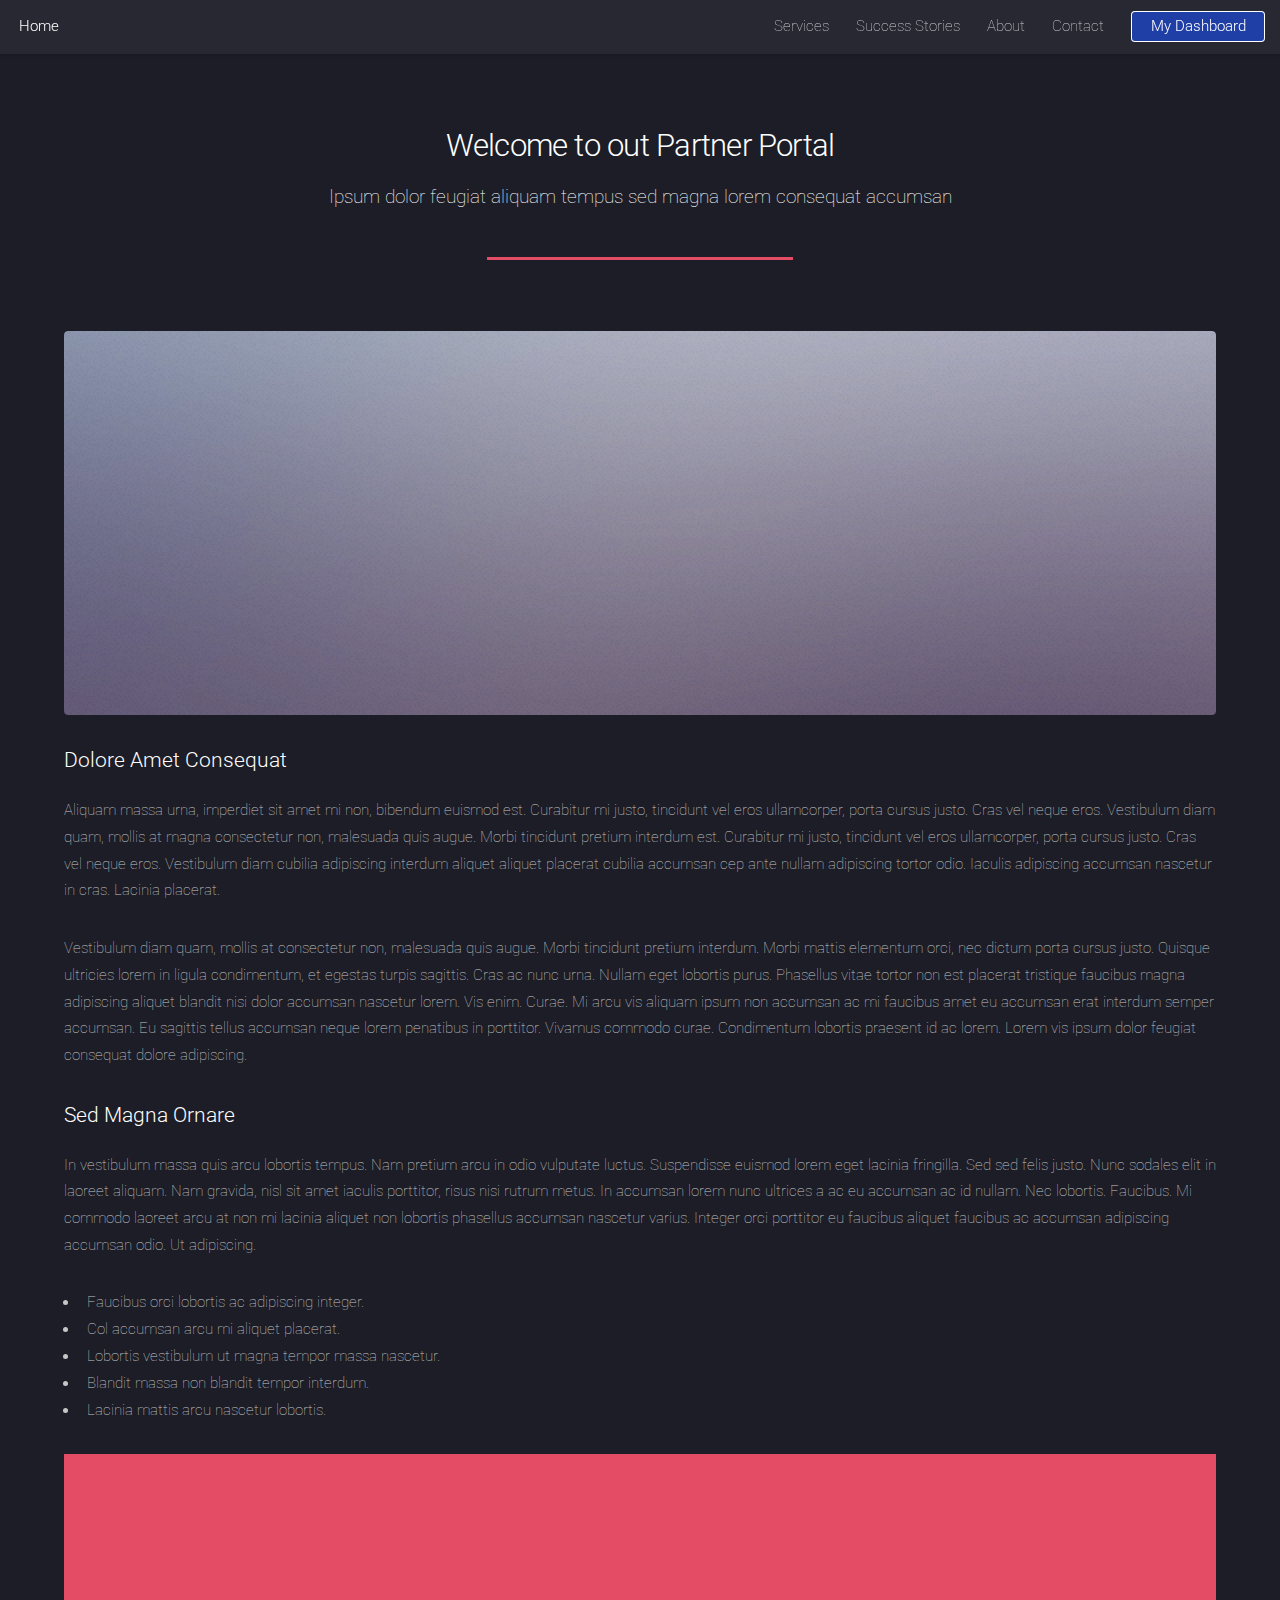
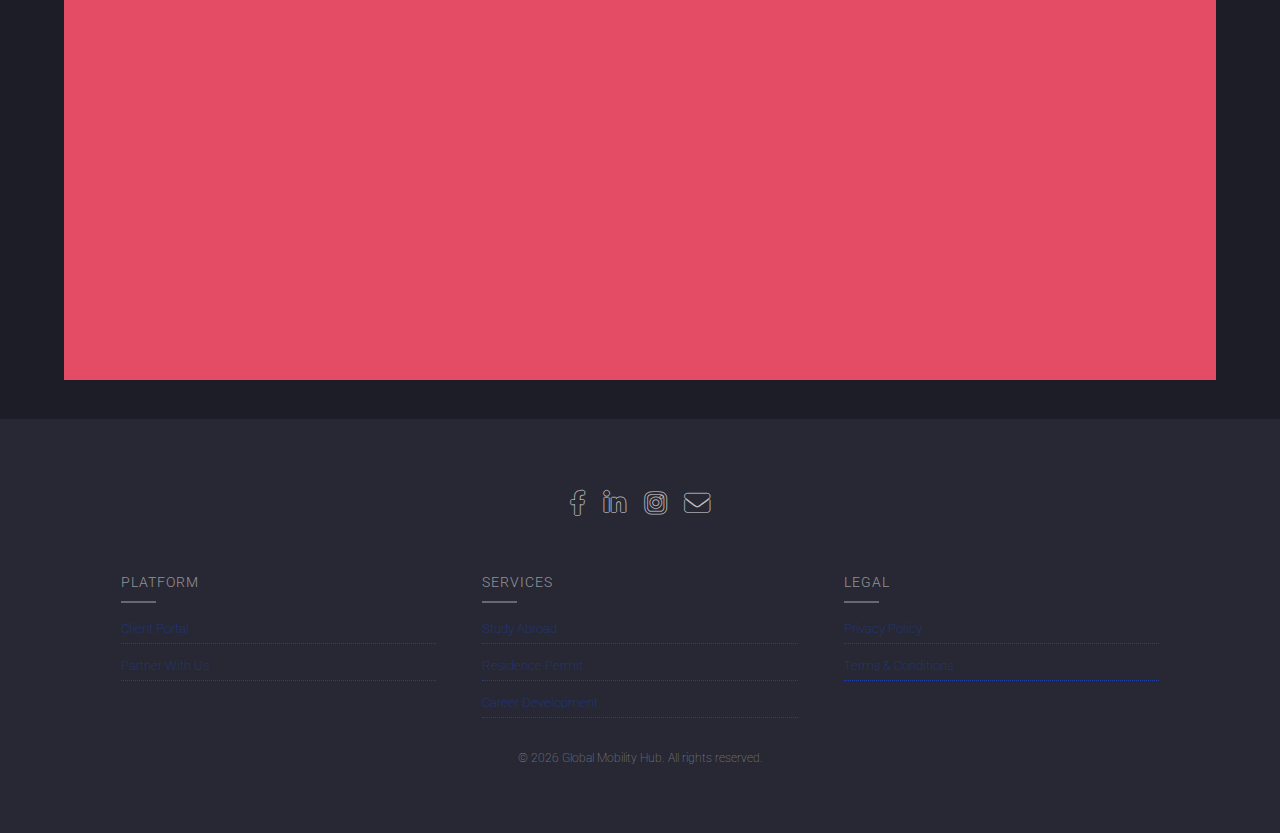
<file: partnerportal.html>
<!DOCTYPE HTML>
<!--
	Landed by HTML5 UP
	html5up.net | @ajlkn
	Free for personal and commercial use under the CCA 3.0 license (html5up.net/license)
-->
<html>
	<head>
		<title>No Sidebar - Landed by HTML5 UP</title>
		<meta charset="utf-8" />
		<meta name="viewport" content="width=device-width, initial-scale=1, user-scalable=no" />
		<link rel="stylesheet" href="assets/css/main.css" />
		<noscript><link rel="stylesheet" href="assets/css/noscript.css" /></noscript>
	</head>
	<body class="is-preload">
		<div id="page-wrapper">

			 <!-- Header -->
<header id="header">
	<h1 id="logo">
		<a href="index.html">Home</a>
	</h1>
	

	<nav id="nav">
		<ul>
			<li>
				<a href="#">Services</a>
				<ul>
					<li><a href="education.html">Study Abroad</a></li>
					<li><a href="immigration.html">Residence Permit</a></li>
					<li><a href="career.html">Career Development</a></li>
				</ul>
			</li>
<li><a href="stories.html">Success Stories</a></li>
<li><a href="about.html">About</a></li>
<li><a href="#five">Contact</a></li>
							<li><a href="clientportal.html" class="button header-login">My Dashboard</a></li>
		</ul>
	</nav>
</header>


			<!-- Main -->
				<div id="main" class="wrapper style1">
					<div class="container">
						<header class="major">
							<h2>Welcome to out Partner Portal</h2>
							<p>Ipsum dolor feugiat aliquam tempus sed magna lorem consequat accumsan</p>
						</header>

						<!-- Content -->
							<section id="content">
								<a href="#" class="image fit"><img src="images/pic07.jpg" alt="" /></a>
								<h3>Dolore Amet Consequat</h3>
								<p>Aliquam massa urna, imperdiet sit amet mi non, bibendum euismod est. Curabitur mi justo, tincidunt vel eros ullamcorper, porta cursus justo. Cras vel neque eros. Vestibulum diam quam, mollis at magna consectetur non, malesuada quis augue. Morbi tincidunt pretium interdum est. Curabitur mi justo, tincidunt vel eros ullamcorper, porta cursus justo. Cras vel neque eros. Vestibulum diam cubilia adipiscing interdum aliquet aliquet placerat cubilia accumsan cep ante nullam adipiscing tortor odio. Iaculis adipiscing accumsan nascetur in cras. Lacinia placerat.</p>
								<p>Vestibulum diam quam, mollis at consectetur non, malesuada quis augue. Morbi tincidunt pretium interdum. Morbi mattis elementum orci, nec dictum porta cursus justo. Quisque ultricies lorem in ligula condimentum, et egestas turpis sagittis. Cras ac nunc urna. Nullam eget lobortis purus. Phasellus vitae tortor non est placerat tristique faucibus magna adipiscing aliquet blandit nisi dolor accumsan nascetur lorem. Vis enim. Curae. Mi arcu vis aliquam ipsum non accumsan ac mi faucibus amet eu accumsan erat interdum semper accumsan. Eu sagittis tellus accumsan neque lorem penatibus in porttitor. Vivamus commodo curae. Condimentum lobortis praesent id ac lorem. Lorem vis ipsum dolor feugiat consequat dolore adipiscing.</p>
								<h3>Sed Magna Ornare</h3>
								<p>In vestibulum massa quis arcu lobortis tempus. Nam pretium arcu in odio vulputate luctus. Suspendisse euismod lorem eget lacinia fringilla. Sed sed felis justo. Nunc sodales elit in laoreet aliquam. Nam gravida, nisl sit amet iaculis porttitor, risus nisi rutrum metus. In accumsan lorem nunc ultrices a ac eu accumsan ac id nullam. Nec lobortis. Faucibus. Mi commodo laoreet arcu at non mi lacinia aliquet non lobortis phasellus accumsan nascetur varius. Integer orci porttitor eu faucibus aliquet faucibus ac accumsan adipiscing accumsan odio. Ut adipiscing.</p>
								<ul>
									<li>Faucibus orci lobortis ac adipiscing integer.</li>
									<li>Col accumsan arcu mi aliquet placerat.</li>
									<li>Lobortis vestibulum ut magna tempor massa nascetur.</li>
									<li>Blandit massa non blandit tempor interdum.</li>
									<li>Lacinia mattis arcu nascetur lobortis.</li>
								</ul>
							</section>
<!-- Partner Login -->
<section id="partner-login" class="wrapper style2 special fade">
	<div class="container">
		<header>
			<h2>Partner Portal</h2>
			<p>Secure access for institutional partners, recruiters, and affiliated consultants.</p>
		</header>

		<form method="post" action="#">
			<div class="row gtr-uniform gtr-50">

				<div class="col-12">
					<input type="email" name="email" id="partner-email" placeholder="Official Partner Email" required />
				</div>

				<div class="col-12">
					<input type="password" name="password" id="partner-password" placeholder="Password" required />
				</div>

				<div class="col-6 col-12-medium">
					<input type="checkbox" id="remember-partner" name="remember">
					<label for="remember-partner">Remember Me</label>
				</div>

				<div class="col-6 col-12-medium" style="text-align: right;">
					<a href="#">Partner Support</a>
				</div>

				<div class="col-12">
					<ul class="actions special">
						<li><input type="submit" value="Login to Partner Portal" class="primary" /></li>
					</ul>
				</div>

				<div class="col-12">
					<p>
						Interested in becoming a partner? <a href="#">Apply here</a>
					</p>
				</div>

			</div>
		</form>
	</div>
</section>

					</div>
				</div>

			<!-- Footer -->
				<footer id="footer">
					<ul class="icons">
						<li><a href="#" class="icon brands alt fa-facebook-f"><span class="label">Facebook</span></a></li>
						<li><a href="#" class="icon brands alt fa-linkedin-in"><span class="label">LinkedIn</span></a></li>
						<li><a href="#" class="icon brands alt fa-instagram"><span class="label">Instagram</span></a></li>
						<li><a href="#" class="icon solid alt fa-envelope"><span class="label">Email</span></a></li>
					</ul>
					
 <div class="footer-columns">

        <div class="footer-column">
            <h4>PLATFORM</h4>
            <a href="clientportal.html">Client Portal</a>
            <a href="partnerportal.html">Partner With Us</a>
        </div>

        <div class="footer-column">
            <h4>SERVICES</h4>
            <a href="education.html">Study Abroad</a>
            <a href="immigration.html">Residence Permit</a>
            <a href="career.html">Career Development</a>
        </div>

        <div class="footer-column">
            <h4>LEGAL</h4>
            <a href="privacy.html">Privacy Policy</a>
            <a href="terms.html">Terms & Conditions</a>
        </div>

    </div>

  <p class="copyright">
    © 2026 Global Mobility Hub. All rights reserved.
  </p>

				</footer>

		</div>


		<!-- Scripts -->
			<script src="assets/js/jquery.min.js"></script>
			<script src="assets/js/jquery.scrolly.min.js"></script>
			<script src="assets/js/jquery.dropotron.min.js"></script>
			<script src="assets/js/jquery.scrollex.min.js"></script>
			<script src="assets/js/browser.min.js"></script>
			<script src="assets/js/breakpoints.min.js"></script>
			<script src="assets/js/util.js"></script>
			<script src="assets/js/main.js"></script>

	</body>
</html>
</file>
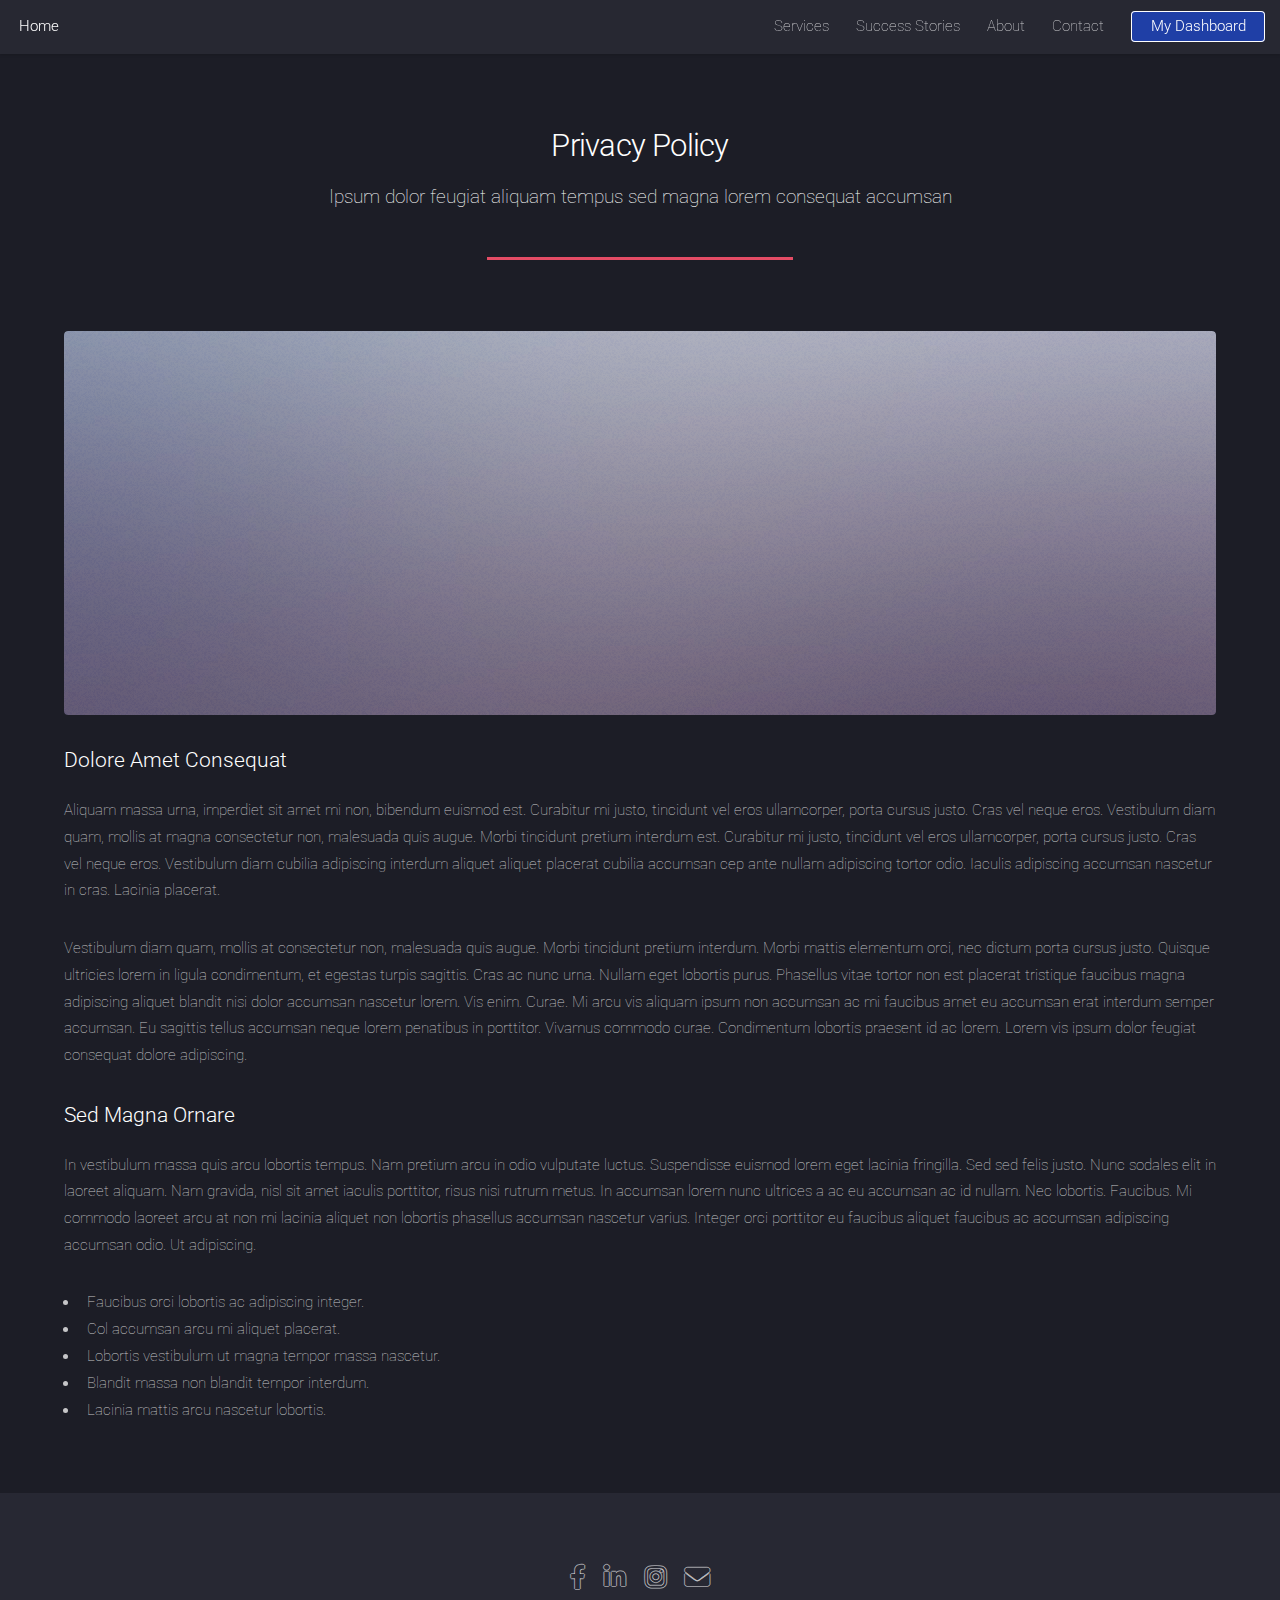
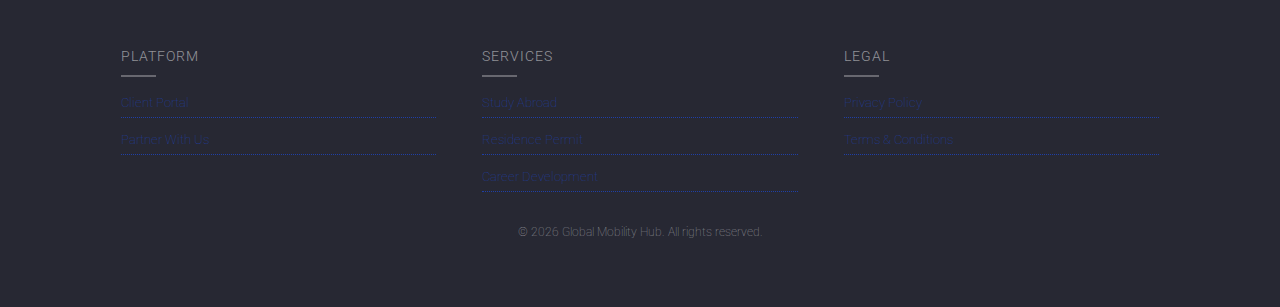
<file: privacy.html>
<!DOCTYPE HTML>
<!--
	Landed by HTML5 UP
	html5up.net | @ajlkn
	Free for personal and commercial use under the CCA 3.0 license (html5up.net/license)
-->
<html>
	<head>
		<title>No Sidebar - Landed by HTML5 UP</title>
		<meta charset="utf-8" />
		<meta name="viewport" content="width=device-width, initial-scale=1, user-scalable=no" />
		<link rel="stylesheet" href="assets/css/main.css" />
		<noscript><link rel="stylesheet" href="assets/css/noscript.css" /></noscript>
	</head>
	<body class="is-preload">
		<div id="page-wrapper">

			 <!-- Header -->
<header id="header">
	<h1 id="logo">
		<a href="index.html">Home</a>
	</h1>
	

	<nav id="nav">
		<ul>
			<li>
				<a href="#">Services</a>
				<ul>
					<li><a href="education.html">Study Abroad</a></li>
					<li><a href="immigration.html">Residence Permit</a></li>
					<li><a href="career.html">Career Development</a></li>
				</ul>
			</li>
<li><a href="stories.html">Success Stories</a></li>
<li><a href="about.html">About</a></li>
<li><a href="#five">Contact</a></li>
							<li><a href="clientportal.html" class="button header-login">My Dashboard</a></li>
		</ul>
	</nav>
</header>


			<!-- Main -->
				<div id="main" class="wrapper style1">
					<div class="container">
						<header class="major">
							<h2>Privacy Policy</h2>
							<p>Ipsum dolor feugiat aliquam tempus sed magna lorem consequat accumsan</p>
						</header>

						<!-- Content -->
							<section id="content">
								<a href="#" class="image fit"><img src="images/pic07.jpg" alt="" /></a>
								<h3>Dolore Amet Consequat</h3>
								<p>Aliquam massa urna, imperdiet sit amet mi non, bibendum euismod est. Curabitur mi justo, tincidunt vel eros ullamcorper, porta cursus justo. Cras vel neque eros. Vestibulum diam quam, mollis at magna consectetur non, malesuada quis augue. Morbi tincidunt pretium interdum est. Curabitur mi justo, tincidunt vel eros ullamcorper, porta cursus justo. Cras vel neque eros. Vestibulum diam cubilia adipiscing interdum aliquet aliquet placerat cubilia accumsan cep ante nullam adipiscing tortor odio. Iaculis adipiscing accumsan nascetur in cras. Lacinia placerat.</p>
								<p>Vestibulum diam quam, mollis at consectetur non, malesuada quis augue. Morbi tincidunt pretium interdum. Morbi mattis elementum orci, nec dictum porta cursus justo. Quisque ultricies lorem in ligula condimentum, et egestas turpis sagittis. Cras ac nunc urna. Nullam eget lobortis purus. Phasellus vitae tortor non est placerat tristique faucibus magna adipiscing aliquet blandit nisi dolor accumsan nascetur lorem. Vis enim. Curae. Mi arcu vis aliquam ipsum non accumsan ac mi faucibus amet eu accumsan erat interdum semper accumsan. Eu sagittis tellus accumsan neque lorem penatibus in porttitor. Vivamus commodo curae. Condimentum lobortis praesent id ac lorem. Lorem vis ipsum dolor feugiat consequat dolore adipiscing.</p>
								<h3>Sed Magna Ornare</h3>
								<p>In vestibulum massa quis arcu lobortis tempus. Nam pretium arcu in odio vulputate luctus. Suspendisse euismod lorem eget lacinia fringilla. Sed sed felis justo. Nunc sodales elit in laoreet aliquam. Nam gravida, nisl sit amet iaculis porttitor, risus nisi rutrum metus. In accumsan lorem nunc ultrices a ac eu accumsan ac id nullam. Nec lobortis. Faucibus. Mi commodo laoreet arcu at non mi lacinia aliquet non lobortis phasellus accumsan nascetur varius. Integer orci porttitor eu faucibus aliquet faucibus ac accumsan adipiscing accumsan odio. Ut adipiscing.</p>
								<ul>
									<li>Faucibus orci lobortis ac adipiscing integer.</li>
									<li>Col accumsan arcu mi aliquet placerat.</li>
									<li>Lobortis vestibulum ut magna tempor massa nascetur.</li>
									<li>Blandit massa non blandit tempor interdum.</li>
									<li>Lacinia mattis arcu nascetur lobortis.</li>
								</ul>
							</section>

					</div>
				</div>

			<!-- Footer -->
				<footer id="footer">
					<ul class="icons">
						<li><a href="#" class="icon brands alt fa-facebook-f"><span class="label">Facebook</span></a></li>
						<li><a href="#" class="icon brands alt fa-linkedin-in"><span class="label">LinkedIn</span></a></li>
						<li><a href="#" class="icon brands alt fa-instagram"><span class="label">Instagram</span></a></li>
						<li><a href="#" class="icon solid alt fa-envelope"><span class="label">Email</span></a></li>
					</ul>
					
 <div class="footer-columns">

        <div class="footer-column">
            <h4>PLATFORM</h4>
            <a href="clientportal.html">Client Portal</a>
            <a href="partnerportal.html">Partner With Us</a>
        </div>

        <div class="footer-column">
            <h4>SERVICES</h4>
            <a href="education.html">Study Abroad</a>
            <a href="immigration.html">Residence Permit</a>
            <a href="career.html">Career Development</a>
        </div>

        <div class="footer-column">
            <h4>LEGAL</h4>
            <a href="privacy.html">Privacy Policy</a>
            <a href="terms.html">Terms & Conditions</a>
        </div>

    </div>

  <p class="copyright">
    © 2026 Global Mobility Hub. All rights reserved.
  </p>

				</footer>

		</div>


		<!-- Scripts -->
			<script src="assets/js/jquery.min.js"></script>
			<script src="assets/js/jquery.scrolly.min.js"></script>
			<script src="assets/js/jquery.dropotron.min.js"></script>
			<script src="assets/js/jquery.scrollex.min.js"></script>
			<script src="assets/js/browser.min.js"></script>
			<script src="assets/js/breakpoints.min.js"></script>
			<script src="assets/js/util.js"></script>
			<script src="assets/js/main.js"></script>

	</body>
</html>
</file>
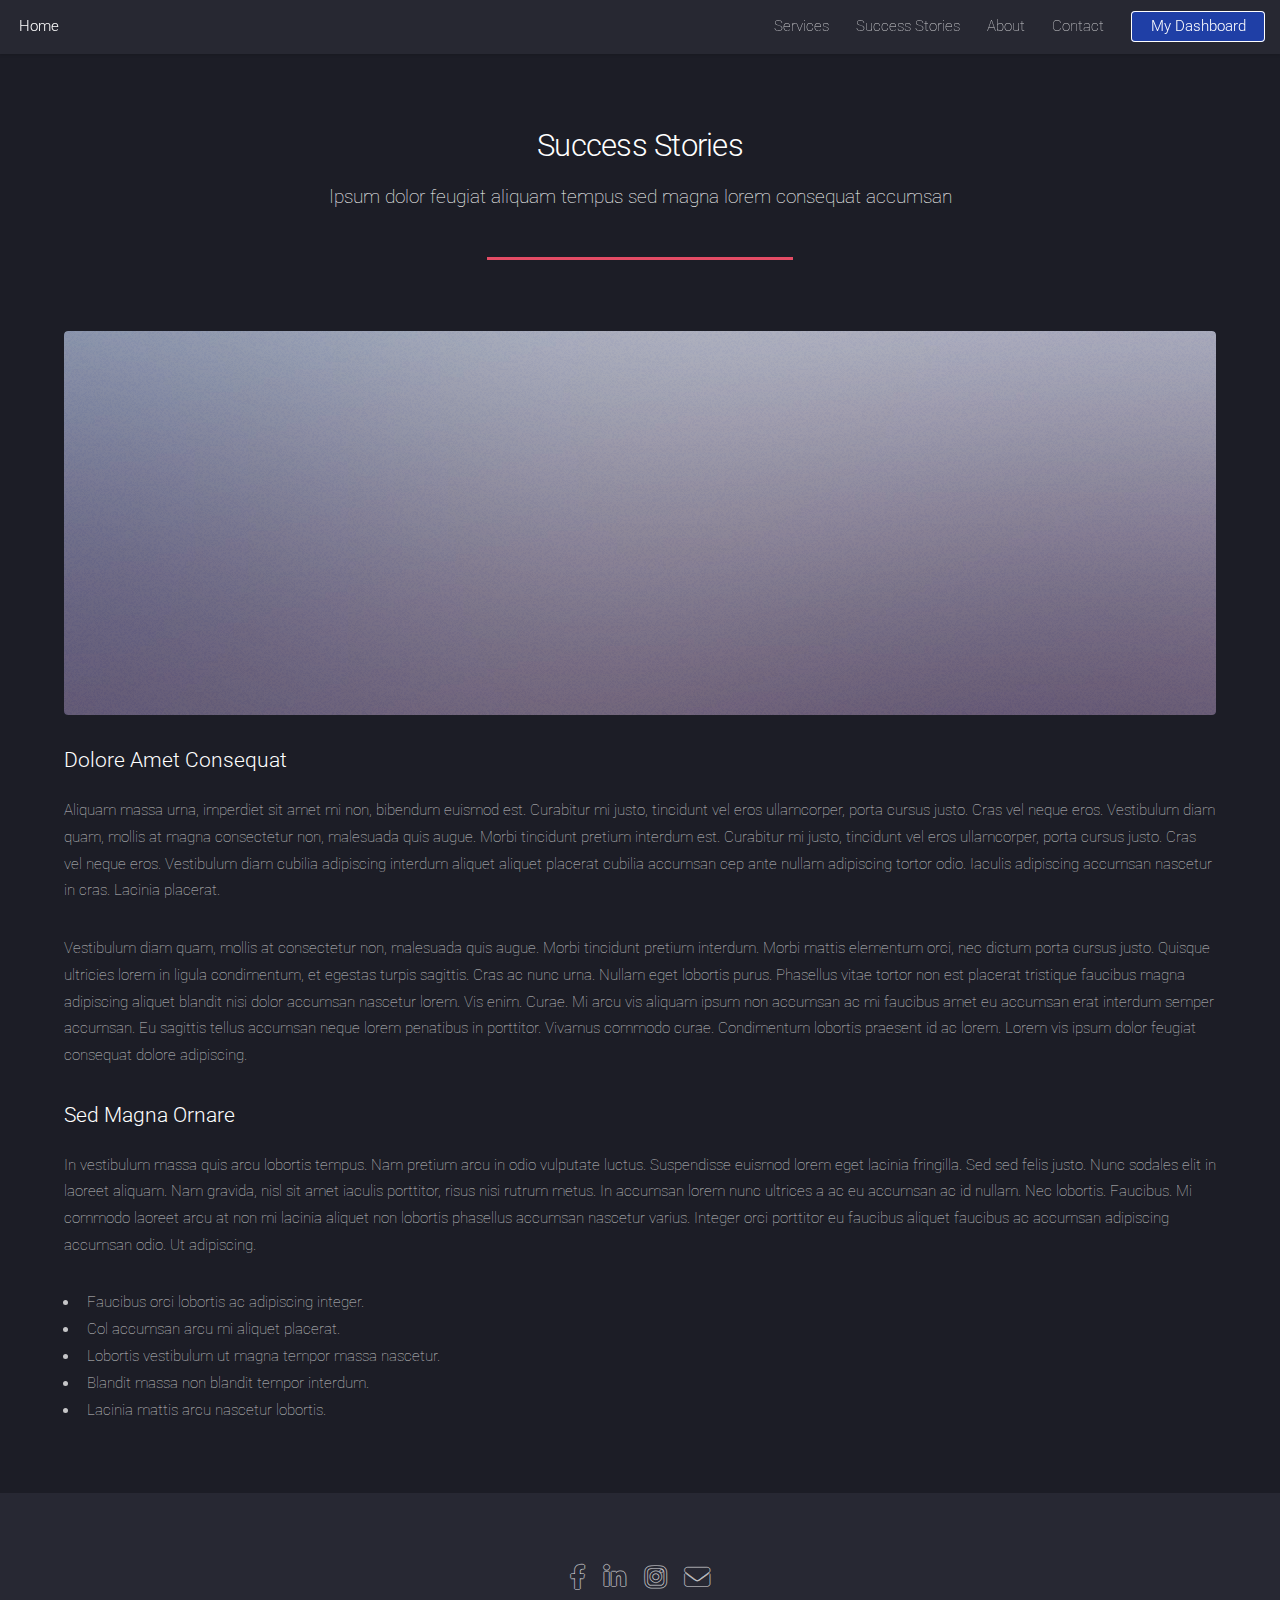
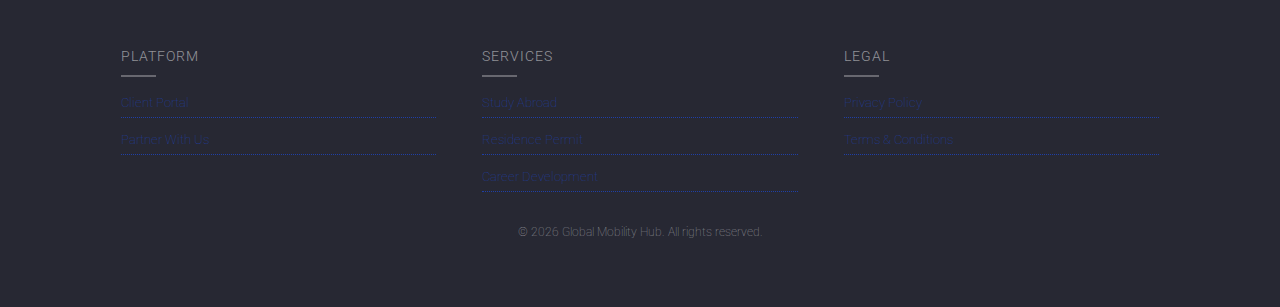
<file: stories.html>
<!DOCTYPE HTML>
<!--
	Landed by HTML5 UP
	html5up.net | @ajlkn
	Free for personal and commercial use under the CCA 3.0 license (html5up.net/license)
-->
<html>
	<head>
		<title>No Sidebar - Landed by HTML5 UP</title>
		<meta charset="utf-8" />
		<meta name="viewport" content="width=device-width, initial-scale=1, user-scalable=no" />
		<link rel="stylesheet" href="assets/css/main.css" />
		<noscript><link rel="stylesheet" href="assets/css/noscript.css" /></noscript>
	</head>
	<body class="is-preload">
		<div id="page-wrapper">

			 <!-- Header -->
<header id="header">
	<h1 id="logo">
		<a href="index.html">Home</a>
	</h1>
	

	<nav id="nav">
		<ul>
			<li>
				<a href="#">Services</a>
				<ul>
					<li><a href="education.html">Study Abroad</a></li>
					<li><a href="immigration.html">Residence Permit</a></li>
					<li><a href="career.html">Career Development</a></li>
				</ul>
			</li>
<li><a href="stories.html">Success Stories</a></li>
<li><a href="about.html">About</a></li>
<li><a href="#five">Contact</a></li>
							<li><a href="clientportal.html" class="button header-login">My Dashboard</a></li>
		</ul>
	</nav>
</header>


			<!-- Main -->
				<div id="main" class="wrapper style1">
					<div class="container">
						<header class="major">
							<h2>Success Stories</h2>
							<p>Ipsum dolor feugiat aliquam tempus sed magna lorem consequat accumsan</p>
						</header>

						<!-- Content -->
							<section id="content">
								<a href="#" class="image fit"><img src="images/pic07.jpg" alt="" /></a>
								<h3>Dolore Amet Consequat</h3>
								<p>Aliquam massa urna, imperdiet sit amet mi non, bibendum euismod est. Curabitur mi justo, tincidunt vel eros ullamcorper, porta cursus justo. Cras vel neque eros. Vestibulum diam quam, mollis at magna consectetur non, malesuada quis augue. Morbi tincidunt pretium interdum est. Curabitur mi justo, tincidunt vel eros ullamcorper, porta cursus justo. Cras vel neque eros. Vestibulum diam cubilia adipiscing interdum aliquet aliquet placerat cubilia accumsan cep ante nullam adipiscing tortor odio. Iaculis adipiscing accumsan nascetur in cras. Lacinia placerat.</p>
								<p>Vestibulum diam quam, mollis at consectetur non, malesuada quis augue. Morbi tincidunt pretium interdum. Morbi mattis elementum orci, nec dictum porta cursus justo. Quisque ultricies lorem in ligula condimentum, et egestas turpis sagittis. Cras ac nunc urna. Nullam eget lobortis purus. Phasellus vitae tortor non est placerat tristique faucibus magna adipiscing aliquet blandit nisi dolor accumsan nascetur lorem. Vis enim. Curae. Mi arcu vis aliquam ipsum non accumsan ac mi faucibus amet eu accumsan erat interdum semper accumsan. Eu sagittis tellus accumsan neque lorem penatibus in porttitor. Vivamus commodo curae. Condimentum lobortis praesent id ac lorem. Lorem vis ipsum dolor feugiat consequat dolore adipiscing.</p>
								<h3>Sed Magna Ornare</h3>
								<p>In vestibulum massa quis arcu lobortis tempus. Nam pretium arcu in odio vulputate luctus. Suspendisse euismod lorem eget lacinia fringilla. Sed sed felis justo. Nunc sodales elit in laoreet aliquam. Nam gravida, nisl sit amet iaculis porttitor, risus nisi rutrum metus. In accumsan lorem nunc ultrices a ac eu accumsan ac id nullam. Nec lobortis. Faucibus. Mi commodo laoreet arcu at non mi lacinia aliquet non lobortis phasellus accumsan nascetur varius. Integer orci porttitor eu faucibus aliquet faucibus ac accumsan adipiscing accumsan odio. Ut adipiscing.</p>
								<ul>
									<li>Faucibus orci lobortis ac adipiscing integer.</li>
									<li>Col accumsan arcu mi aliquet placerat.</li>
									<li>Lobortis vestibulum ut magna tempor massa nascetur.</li>
									<li>Blandit massa non blandit tempor interdum.</li>
									<li>Lacinia mattis arcu nascetur lobortis.</li>
								</ul>
							</section>

					</div>
				</div>

			<!-- Footer -->
				<footer id="footer">
					<ul class="icons">
						<li><a href="#" class="icon brands alt fa-facebook-f"><span class="label">Facebook</span></a></li>
						<li><a href="#" class="icon brands alt fa-linkedin-in"><span class="label">LinkedIn</span></a></li>
						<li><a href="#" class="icon brands alt fa-instagram"><span class="label">Instagram</span></a></li>
						<li><a href="#" class="icon solid alt fa-envelope"><span class="label">Email</span></a></li>
					</ul>
					
 <div class="footer-columns">

        <div class="footer-column">
            <h4>PLATFORM</h4>
            <a href="clientportal.html">Client Portal</a>
            <a href="partnerportal.html">Partner With Us</a>
        </div>

        <div class="footer-column">
            <h4>SERVICES</h4>
            <a href="education.html">Study Abroad</a>
            <a href="immigration.html">Residence Permit</a>
            <a href="career.html">Career Development</a>
        </div>

        <div class="footer-column">
            <h4>LEGAL</h4>
            <a href="privacy.html">Privacy Policy</a>
            <a href="terms.html">Terms & Conditions</a>
        </div>

    </div>

  <p class="copyright">
    © 2026 Global Mobility Hub. All rights reserved.
  </p>

				</footer>

		</div>


		<!-- Scripts -->
			<script src="assets/js/jquery.min.js"></script>
			<script src="assets/js/jquery.scrolly.min.js"></script>
			<script src="assets/js/jquery.dropotron.min.js"></script>
			<script src="assets/js/jquery.scrollex.min.js"></script>
			<script src="assets/js/browser.min.js"></script>
			<script src="assets/js/breakpoints.min.js"></script>
			<script src="assets/js/util.js"></script>
			<script src="assets/js/main.js"></script>

	</body>
</html>
</file>
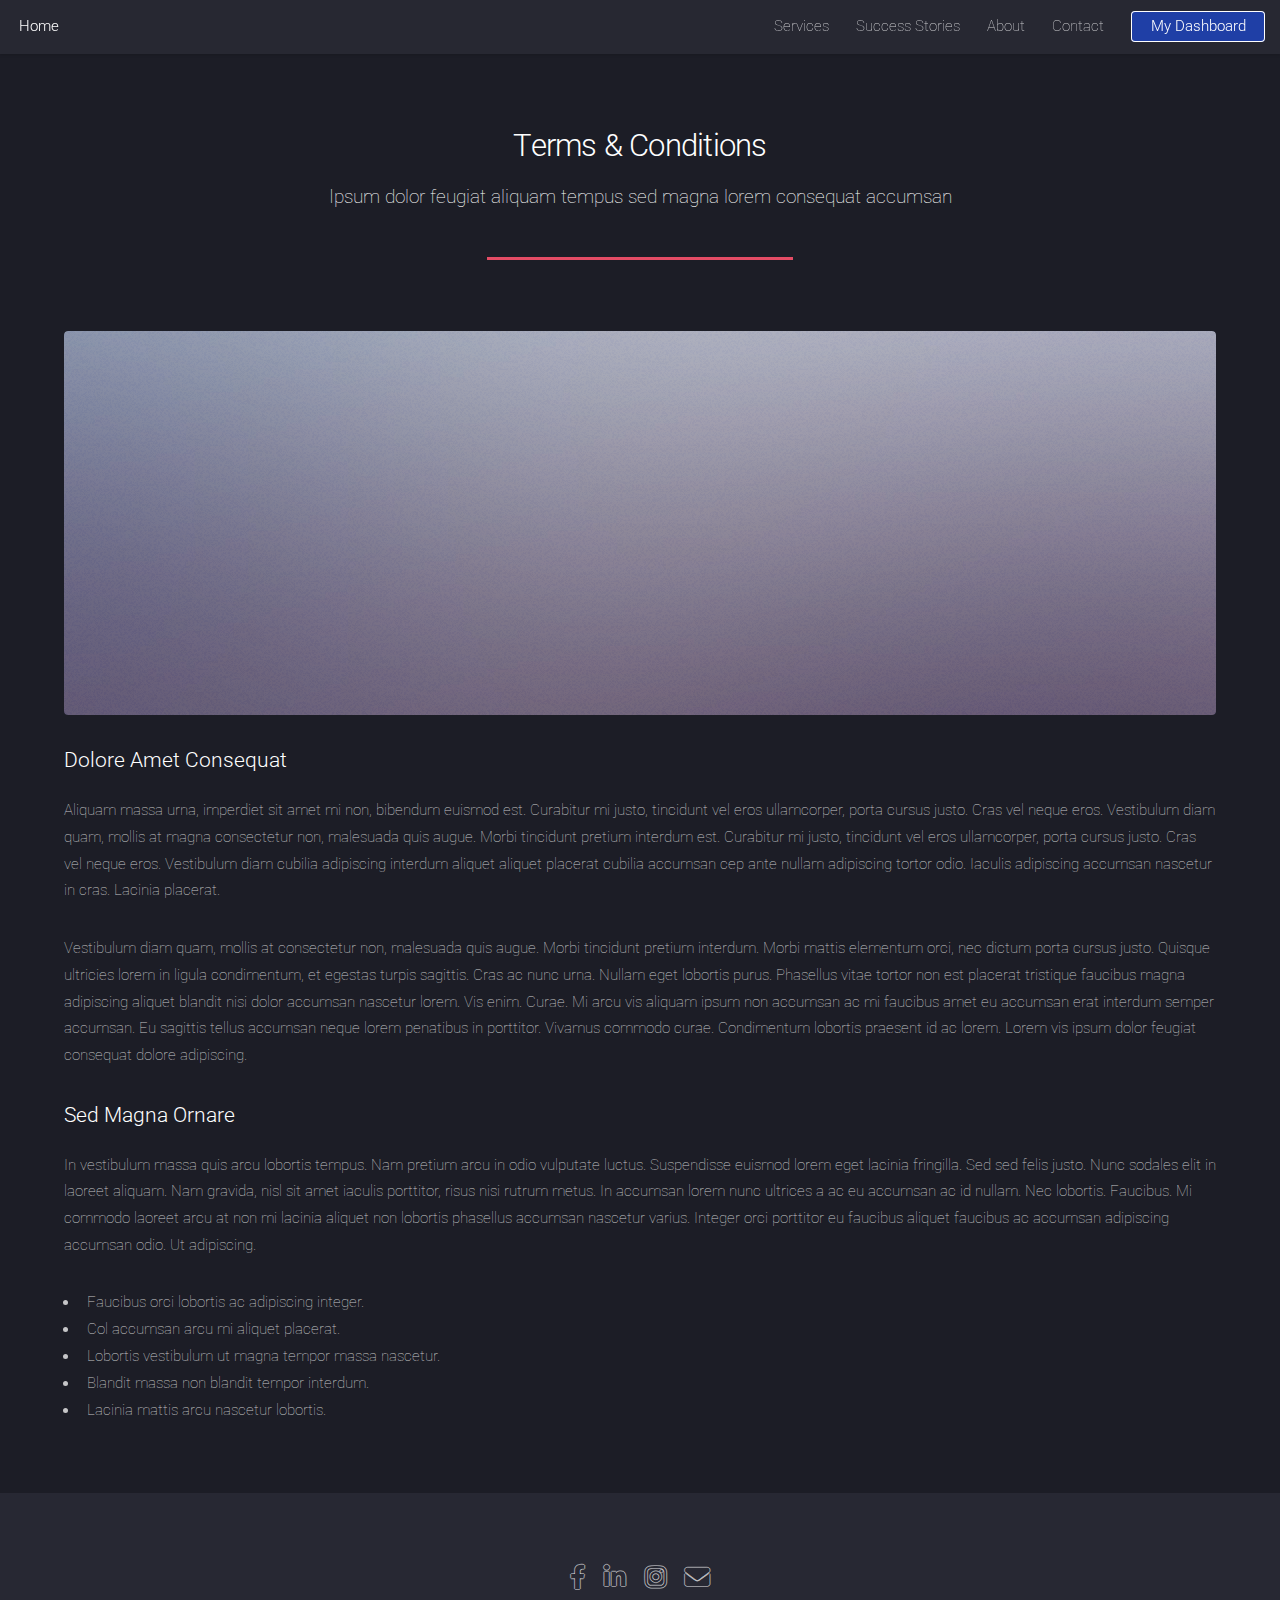
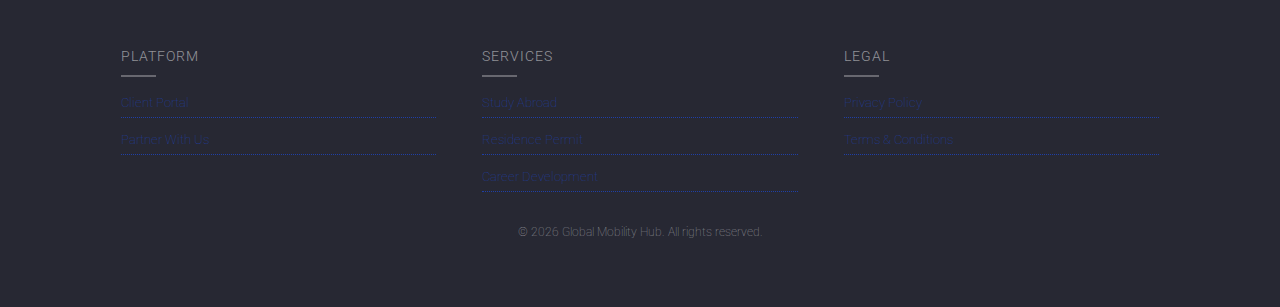
<file: terms.html>
<!DOCTYPE HTML>
<!--
	Landed by HTML5 UP
	html5up.net | @ajlkn
	Free for personal and commercial use under the CCA 3.0 license (html5up.net/license)
-->
<html>
	<head>
		<title>No Sidebar - Landed by HTML5 UP</title>
		<meta charset="utf-8" />
		<meta name="viewport" content="width=device-width, initial-scale=1, user-scalable=no" />
		<link rel="stylesheet" href="assets/css/main.css" />
		<noscript><link rel="stylesheet" href="assets/css/noscript.css" /></noscript>
	</head>
	<body class="is-preload">
		<div id="page-wrapper">

			 <!-- Header -->
<header id="header">
	<h1 id="logo">
		<a href="index.html">Home</a>
	</h1>
	

	<nav id="nav">
		<ul>
			<li>
				<a href="#">Services</a>
				<ul>
					<li><a href="education.html">Study Abroad</a></li>
					<li><a href="immigration.html">Residence Permit</a></li>
					<li><a href="career.html">Career Development</a></li>
				</ul>
			</li>
<li><a href="stories.html">Success Stories</a></li>
<li><a href="about.html">About</a></li>
<li><a href="#five">Contact</a></li>
							<li><a href="clientportal.html" class="button header-login">My Dashboard</a></li>
		</ul>
	</nav>
</header>





			<!-- Main -->
				<div id="main" class="wrapper style1">
					<div class="container">
						<header class="major">
							<h2>Terms & Conditions</h2>
							<p>Ipsum dolor feugiat aliquam tempus sed magna lorem consequat accumsan</p>
						</header>

						<!-- Content -->
							<section id="content">
								<a href="#" class="image fit"><img src="images/pic07.jpg" alt="" /></a>
								<h3>Dolore Amet Consequat</h3>
								<p>Aliquam massa urna, imperdiet sit amet mi non, bibendum euismod est. Curabitur mi justo, tincidunt vel eros ullamcorper, porta cursus justo. Cras vel neque eros. Vestibulum diam quam, mollis at magna consectetur non, malesuada quis augue. Morbi tincidunt pretium interdum est. Curabitur mi justo, tincidunt vel eros ullamcorper, porta cursus justo. Cras vel neque eros. Vestibulum diam cubilia adipiscing interdum aliquet aliquet placerat cubilia accumsan cep ante nullam adipiscing tortor odio. Iaculis adipiscing accumsan nascetur in cras. Lacinia placerat.</p>
								<p>Vestibulum diam quam, mollis at consectetur non, malesuada quis augue. Morbi tincidunt pretium interdum. Morbi mattis elementum orci, nec dictum porta cursus justo. Quisque ultricies lorem in ligula condimentum, et egestas turpis sagittis. Cras ac nunc urna. Nullam eget lobortis purus. Phasellus vitae tortor non est placerat tristique faucibus magna adipiscing aliquet blandit nisi dolor accumsan nascetur lorem. Vis enim. Curae. Mi arcu vis aliquam ipsum non accumsan ac mi faucibus amet eu accumsan erat interdum semper accumsan. Eu sagittis tellus accumsan neque lorem penatibus in porttitor. Vivamus commodo curae. Condimentum lobortis praesent id ac lorem. Lorem vis ipsum dolor feugiat consequat dolore adipiscing.</p>
								<h3>Sed Magna Ornare</h3>
								<p>In vestibulum massa quis arcu lobortis tempus. Nam pretium arcu in odio vulputate luctus. Suspendisse euismod lorem eget lacinia fringilla. Sed sed felis justo. Nunc sodales elit in laoreet aliquam. Nam gravida, nisl sit amet iaculis porttitor, risus nisi rutrum metus. In accumsan lorem nunc ultrices a ac eu accumsan ac id nullam. Nec lobortis. Faucibus. Mi commodo laoreet arcu at non mi lacinia aliquet non lobortis phasellus accumsan nascetur varius. Integer orci porttitor eu faucibus aliquet faucibus ac accumsan adipiscing accumsan odio. Ut adipiscing.</p>
								<ul>
									<li>Faucibus orci lobortis ac adipiscing integer.</li>
									<li>Col accumsan arcu mi aliquet placerat.</li>
									<li>Lobortis vestibulum ut magna tempor massa nascetur.</li>
									<li>Blandit massa non blandit tempor interdum.</li>
									<li>Lacinia mattis arcu nascetur lobortis.</li>
								</ul>
							</section>

					</div>
				</div>

			<!-- Footer -->
				<footer id="footer">
					<ul class="icons">
						<li><a href="#" class="icon brands alt fa-facebook-f"><span class="label">Facebook</span></a></li>
						<li><a href="#" class="icon brands alt fa-linkedin-in"><span class="label">LinkedIn</span></a></li>
						<li><a href="#" class="icon brands alt fa-instagram"><span class="label">Instagram</span></a></li>
						<li><a href="#" class="icon solid alt fa-envelope"><span class="label">Email</span></a></li>
					</ul>
					
 <div class="footer-columns">

        <div class="footer-column">
            <h4>PLATFORM</h4>
            <a href="clientportal.html">Client Portal</a>
            <a href="partnerportal.html">Partner With Us</a>
        </div>

        <div class="footer-column">
            <h4>SERVICES</h4>
            <a href="education.html">Study Abroad</a>
            <a href="immigration.html">Residence Permit</a>
            <a href="career.html">Career Development</a>
        </div>

        <div class="footer-column">
            <h4>LEGAL</h4>
            <a href="privacy.html">Privacy Policy</a>
            <a href="terms.html">Terms & Conditions</a>
        </div>

    </div>

  <p class="copyright">
    © 2026 Global Mobility Hub. All rights reserved.
  </p>

				</footer>

		</div>


		<!-- Scripts -->
			<script src="assets/js/jquery.min.js"></script>
			<script src="assets/js/jquery.scrolly.min.js"></script>
			<script src="assets/js/jquery.dropotron.min.js"></script>
			<script src="assets/js/jquery.scrollex.min.js"></script>
			<script src="assets/js/browser.min.js"></script>
			<script src="assets/js/breakpoints.min.js"></script>
			<script src="assets/js/util.js"></script>
			<script src="assets/js/main.js"></script>

	</body>
</html>
</file>
<file: NEWDESIGN in progress/assets/css/noscript.css>
/*
	Landed by HTML5 UP
	html5up.net | @ajlkn
	Free for personal and commercial use under the CCA 3.0 license (html5up.net/license)
*/

/* Loader */

	body.landing.is-preload:before {
		display: none;
	}

	body.landing.is-preload:after {
		display: none;
	}
</file>
<file: assets/css/noscript.css>
/*
	Landed by HTML5 UP
	html5up.net | @ajlkn
	Free for personal and commercial use under the CCA 3.0 license (html5up.net/license)
*/

/* Loader */

	body.landing.is-preload:before {
		display: none;
	}

	body.landing.is-preload:after {
		display: none;
	}
</file>
<file: NEWDESIGN in progress/assets/css/main.css>
@import url("fontawesome-all.min.css");
@import url("https://fonts.googleapis.com/css?family=Roboto:100,300,100italic,300italic");

/*
	Landed by HTML5 UP
	html5up.net | @ajlkn
	Free for personal and commercial use under the CCA 3.0 license (html5up.net/license)
*/

html, body, div, span, applet, object,
iframe, h1, h2, h3, h4, h5, h6, p, blockquote,
pre, a, abbr, acronym, address, big, cite,
code, del, dfn, em, img, ins, kbd, q, s, samp,
small, strike, strong, sub, sup, tt, var, b,
u, i, center, dl, dt, dd, ol, ul, li, fieldset,
form, label, legend, table, caption, tbody,
tfoot, thead, tr, th, td, article, aside,
canvas, details, embed, figure, figcaption,
footer, header, hgroup, menu, nav, output, ruby,
section, summary, time, mark, audio, video {
	margin: 0;
	padding: 0;
	border: 0;
	font-size: 100%;
	font: inherit;
	vertical-align: baseline;}

article, aside, details, figcaption, figure,
footer, header, hgroup, menu, nav, section {
	display: block;}

body {
	line-height: 1;
}

ol, ul {
	list-style: none;
}

blockquote, q {
	quotes: none;
}

	blockquote:before, blockquote:after, q:before, q:after {
		content: '';
		content: none;
	}

table {
	border-collapse: collapse;
	border-spacing: 0;
}

body {
	-webkit-text-size-adjust: none;
}

mark {
	background-color: transparent;
	color: inherit;
}

input::-moz-focus-inner {
	border: 0;
	padding: 0;
}

input, select, textarea {
	-moz-appearance: none;
	-webkit-appearance: none;
	-ms-appearance: none;
	appearance: none;
}

/* Basic */

	html {
		box-sizing: border-box;
	}

	*, *:before, *:after {
		box-sizing: inherit;
	}

	html, body {
		background: #1c1d26;
	}

	body.is-preload *, body.is-preload *:before, body.is-preload *:after {
		-moz-animation: none !important;
		-webkit-animation: none !important;
		-ms-animation: none !important;
		animation: none !important;
		-moz-transition: none !important;
		-webkit-transition: none !important;
		-ms-transition: none !important;
		transition: none !important;
	}

	body, input, select, textarea {
		color: rgba(255, 255, 255, 0.75);
		font-family: "Roboto", Helvetica, sans-serif;
		font-size: 15pt;
		font-weight: 100;
		line-height: 1.75em;
	}

	a {
		-moz-transition: border-color 0.2s ease-in-out, color 0.2s ease-in-out;
		-webkit-transition: border-color 0.2s ease-in-out, color 0.2s ease-in-out;
		-ms-transition: border-color 0.2s ease-in-out, color 0.2s ease-in-out;
		transition: border-color 0.2s ease-in-out, color 0.2s ease-in-out;
		border-bottom: dotted 1px;
		color: #e44c65;
		text-decoration: none;
	}

		a:hover {
			color: #e44c65 !important;
			border-bottom-color: transparent;
		}

	strong, b {
		color: #ffffff;
		font-weight: 300;
	}

	em, i {
		font-style: italic;
	}

	p {
		margin: 0 0 2em 0;
	}

	h1, h2, h3, h4, h5, h6 {
		color: #ffffff;
		font-weight: 300;
		line-height: 1em;
		margin: 0 0 1em 0;
	}

		h1 a, h2 a, h3 a, h4 a, h5 a, h6 a {
			color: inherit;
			border: 0;
		}

	h2 {
		font-size: 2em;
		line-height: 1.5em;
		letter-spacing: -0.025em;
	}

	h3 {
		font-size: 1.35em;
		line-height: 1.5em;
	}

	h4 {
		font-size: 1.1em;
		line-height: 1.5em;
	}

	h5 {
		font-size: 0.9em;
		line-height: 1.5em;
	}

	h6 {
		font-size: 0.7em;
		line-height: 1.5em;
	}

	sub {
		font-size: 0.8em;
		position: relative;
		top: 0.5em;
	}

	sup {
		font-size: 0.8em;
		position: relative;
		top: -0.5em;
	}

	hr {
		border: 0;
		border-bottom: solid 1px rgba(255, 255, 255, 0.3);
		margin: 3em 0;
	}

		hr.major {
			margin: 4em 0;
		}

	blockquote {
		border-left: solid 4px rgba(255, 255, 255, 0.3);
		font-style: italic;
		margin: 0 0 2em 0;
		padding: 0.5em 0 0.5em 2em;
	}

	code {
		background: rgba(255, 255, 255, 0.075);
		border-radius: 4px;
		font-family: "Courier New", monospace;
		font-size: 0.9em;
		margin: 0 0.25em;
		padding: 0.25em 0.65em;
	}

	pre {
		-webkit-overflow-scrolling: touch;
		font-family: "Courier New", monospace;
		font-size: 0.9em;
		margin: 0 0 2em 0;
	}

		pre code {
			display: block;
			line-height: 1.75em;
			padding: 1em 1.5em;
			overflow-x: auto;
		}

	.align-left {
		text-align: left;
	}

	.align-center {
		text-align: center;
	}

	.align-right {
		text-align: right;
	}

/* Loader */

	@-moz-keyframes spinner-show {
		0% {
			opacity: 0;
		}

		100% {
			opacity: 1;
		}
	}

	@-webkit-keyframes spinner-show {
		0% {
			opacity: 0;
		}

		100% {
			opacity: 1;
		}
	}

	@-ms-keyframes spinner-show {
		0% {
			opacity: 0;
		}

		100% {
			opacity: 1;
		}
	}

	@keyframes spinner-show {
		0% {
			opacity: 0;
		}

		100% {
			opacity: 1;
		}
	}

	@-moz-keyframes spinner-hide {
		0% {
			color: rgba(255, 255, 255, 0.15);
			z-index: 100001;
			-moz-transform: scale(1) rotate(0deg);
			-webkit-transform: scale(1) rotate(0deg);
			-ms-transform: scale(1) rotate(0deg);
			transform: scale(1) rotate(0deg);
		}

		99% {
			color: #1c1d26;
			z-index: 100001;
			-moz-transform: scale(0.5) rotate(360deg);
			-webkit-transform: scale(0.5) rotate(360deg);
			-ms-transform: scale(0.5) rotate(360deg);
			transform: scale(0.5) rotate(360deg);
		}

		100% {
			color: #1c1d26;
			z-index: -1;
			-moz-transform: scale(0.5) rotate(360deg);
			-webkit-transform: scale(0.5) rotate(360deg);
			-ms-transform: scale(0.5) rotate(360deg);
			transform: scale(0.5) rotate(360deg);
		}
	}

	@-webkit-keyframes spinner-hide {
		0% {
			color: rgba(255, 255, 255, 0.15);
			z-index: 100001;
			-moz-transform: scale(1) rotate(0deg);
			-webkit-transform: scale(1) rotate(0deg);
			-ms-transform: scale(1) rotate(0deg);
			transform: scale(1) rotate(0deg);
		}

		99% {
			color: #1c1d26;
			z-index: 100001;
			-moz-transform: scale(0.5) rotate(360deg);
			-webkit-transform: scale(0.5) rotate(360deg);
			-ms-transform: scale(0.5) rotate(360deg);
			transform: scale(0.5) rotate(360deg);
		}

		100% {
			color: #1c1d26;
			z-index: -1;
			-moz-transform: scale(0.5) rotate(360deg);
			-webkit-transform: scale(0.5) rotate(360deg);
			-ms-transform: scale(0.5) rotate(360deg);
			transform: scale(0.5) rotate(360deg);
		}
	}

	@-ms-keyframes spinner-hide {
		0% {
			color: rgba(255, 255, 255, 0.15);
			z-index: 100001;
			-moz-transform: scale(1) rotate(0deg);
			-webkit-transform: scale(1) rotate(0deg);
			-ms-transform: scale(1) rotate(0deg);
			transform: scale(1) rotate(0deg);
		}

		99% {
			color: #1c1d26;
			z-index: 100001;
			-moz-transform: scale(0.5) rotate(360deg);
			-webkit-transform: scale(0.5) rotate(360deg);
			-ms-transform: scale(0.5) rotate(360deg);
			transform: scale(0.5) rotate(360deg);
		}

		100% {
			color: #1c1d26;
			z-index: -1;
			-moz-transform: scale(0.5) rotate(360deg);
			-webkit-transform: scale(0.5) rotate(360deg);
			-ms-transform: scale(0.5) rotate(360deg);
			transform: scale(0.5) rotate(360deg);
		}
	}

	@keyframes spinner-hide {
		0% {
			color: rgba(255, 255, 255, 0.15);
			z-index: 100001;
			-moz-transform: scale(1) rotate(0deg);
			-webkit-transform: scale(1) rotate(0deg);
			-ms-transform: scale(1) rotate(0deg);
			transform: scale(1) rotate(0deg);
		}

		99% {
			color: #1c1d26;
			z-index: 100001;
			-moz-transform: scale(0.5) rotate(360deg);
			-webkit-transform: scale(0.5) rotate(360deg);
			-ms-transform: scale(0.5) rotate(360deg);
			transform: scale(0.5) rotate(360deg);
		}

		100% {
			color: #1c1d26;
			z-index: -1;
			-moz-transform: scale(0.5) rotate(360deg);
			-webkit-transform: scale(0.5) rotate(360deg);
			-ms-transform: scale(0.5) rotate(360deg);
			transform: scale(0.5) rotate(360deg);
		}
	}

	@-moz-keyframes spinner-rotate {
		0% {
			-moz-transform: scale(1) rotate(0deg);
			-webkit-transform: scale(1) rotate(0deg);
			-ms-transform: scale(1) rotate(0deg);
			transform: scale(1) rotate(0deg);
		}

		100% {
			-moz-transform: scale(1) rotate(360deg);
			-webkit-transform: scale(1) rotate(360deg);
			-ms-transform: scale(1) rotate(360deg);
			transform: scale(1) rotate(360deg);
		}
	}

	@-webkit-keyframes spinner-rotate {
		0% {
			-moz-transform: scale(1) rotate(0deg);
			-webkit-transform: scale(1) rotate(0deg);
			-ms-transform: scale(1) rotate(0deg);
			transform: scale(1) rotate(0deg);
		}

		100% {
			-moz-transform: scale(1) rotate(360deg);
			-webkit-transform: scale(1) rotate(360deg);
			-ms-transform: scale(1) rotate(360deg);
			transform: scale(1) rotate(360deg);
		}
	}

	@-ms-keyframes spinner-rotate {
		0% {
			-moz-transform: scale(1) rotate(0deg);
			-webkit-transform: scale(1) rotate(0deg);
			-ms-transform: scale(1) rotate(0deg);
			transform: scale(1) rotate(0deg);
		}

		100% {
			-moz-transform: scale(1) rotate(360deg);
			-webkit-transform: scale(1) rotate(360deg);
			-ms-transform: scale(1) rotate(360deg);
			transform: scale(1) rotate(360deg);
		}
	}

	@keyframes spinner-rotate {
		0% {
			-moz-transform: scale(1) rotate(0deg);
			-webkit-transform: scale(1) rotate(0deg);
			-ms-transform: scale(1) rotate(0deg);
			transform: scale(1) rotate(0deg);
		}

		100% {
			-moz-transform: scale(1) rotate(360deg);
			-webkit-transform: scale(1) rotate(360deg);
			-ms-transform: scale(1) rotate(360deg);
			transform: scale(1) rotate(360deg);
		}
	}

	@-moz-keyframes overlay-hide {
		0% {
			opacity: 1;
			z-index: 100000;
		}

		15% {
			opacity: 1;
			z-index: 100000;
		}

		99% {
			opacity: 0;
			z-index: 100000;
		}

		100% {
			opacity: 0;
			z-index: -1;
		}
	}

	@-webkit-keyframes overlay-hide {
		0% {
			opacity: 1;
			z-index: 100000;
		}

		15% {
			opacity: 1;
			z-index: 100000;
		}

		99% {
			opacity: 0;
			z-index: 100000;
		}

		100% {
			opacity: 0;
			z-index: -1;
		}
	}

	@-ms-keyframes overlay-hide {
		0% {
			opacity: 1;
			z-index: 100000;
		}

		15% {
			opacity: 1;
			z-index: 100000;
		}

		99% {
			opacity: 0;
			z-index: 100000;
		}

		100% {
			opacity: 0;
			z-index: -1;
		}
	}

	@keyframes overlay-hide {
		0% {
			opacity: 1;
			z-index: 100000;
		}

		15% {
			opacity: 1;
			z-index: 100000;
		}

		99% {
			opacity: 0;
			z-index: 100000;
		}

		100% {
			opacity: 0;
			z-index: -1;
		}
	}

	body.landing {
		text-decoration: none;
	}

		body.landing:before {
			-moz-osx-font-smoothing: grayscale;
			-webkit-font-smoothing: antialiased;
			display: inline-block;
			font-style: normal;
			font-variant: normal;
			text-rendering: auto;
			line-height: 1;
			text-transform: none !important;
			font-family: 'Font Awesome 5 Free';
			font-weight: 900;
		}

		body.landing:before {
			-moz-animation: spinner-show 1.5s 1 0.25s ease forwards, spinner-hide 0.25s ease-in-out forwards !important;
			-webkit-animation: spinner-show 1.5s 1 0.25s ease forwards, spinner-hide 0.25s ease-in-out forwards !important;
			-ms-animation: spinner-show 1.5s 1 0.25s ease forwards, spinner-hide 0.25s ease-in-out forwards !important;
			animation: spinner-show 1.5s 1 0.25s ease forwards, spinner-hide 0.25s ease-in-out forwards !important;
			-moz-transform-origin: 50% 50%;
			-webkit-transform-origin: 50% 50%;
			-ms-transform-origin: 50% 50%;
			transform-origin: 50% 50%;
			color: rgba(255, 255, 255, 0.15);
			content: '\f1ce';
			cursor: default;
			display: block;
			font-size: 2em;
			height: 2em;
			left: 50%;
			line-height: 2em;
			margin: -1em 0 0 -1em;
			opacity: 0;
			position: fixed;
			text-align: center;
			top: 50%;
			width: 2em;
			z-index: -1;
		}

		body.landing:after {
			-moz-animation: overlay-hide 1.5s ease-in forwards !important;
			-webkit-animation: overlay-hide 1.5s ease-in forwards !important;
			-ms-animation: overlay-hide 1.5s ease-in forwards !important;
			animation: overlay-hide 1.5s ease-in forwards !important;
			background: #1c1d26;
			content: '';
			display: block;
			height: 100%;
			left: 0;
			opacity: 0;
			position: fixed;
			top: 0;
			width: 100%;
			z-index: -1;
		}

		body.landing.is-preload:before {
			-moz-animation: spinner-show 1.5s 1 0.25s ease forwards, spinner-rotate 0.75s infinite linear !important;
			-webkit-animation: spinner-show 1.5s 1 0.25s ease forwards, spinner-rotate 0.75s infinite linear !important;
			-ms-animation: spinner-show 1.5s 1 0.25s ease forwards, spinner-rotate 0.75s infinite linear !important;
			animation: spinner-show 1.5s 1 0.25s ease forwards, spinner-rotate 0.75s infinite linear !important;
			z-index: 100001;
		}

		body.landing.is-preload:after {
			-moz-animation: none !important;
			-webkit-animation: none !important;
			-ms-animation: none !important;
			animation: none !important;
			opacity: 1;
			z-index: 100000;
		}

	@media (-webkit-min-device-pixel-ratio: 2) {

		body.landing:before {
			line-height: 2.025em;
		}

	}

/* Container */

	.container {
		margin: 0 auto;
		max-width: calc(100% - 4em);
		width: 70em;
	}

		.container.xsmall {
			width: 17.5em;
		}

		.container.small {
			width: 35em;
		}

		.container.medium {
			width: 52.5em;
		}

		.container.large {
			width: 87.5em;
		}

		.container.xlarge {
			width: 105em;
		}

		.container.max {
			width: 100%;
		}

		@media screen and (max-width: 1280px) {

			.container {
				width: 90%;
				max-width: 100%;
			}

		}

		@media screen and (max-width: 980px) {

			.container {
				width: 100% !important;
			}

		}

/* Row */

	.row {
		display: flex;
		flex-wrap: wrap;
		box-sizing: border-box;
		align-items: stretch;
	}

		.row > * {
			box-sizing: border-box;
		}

		.row.gtr-uniform > * > :last-child {
			margin-bottom: 0;
		}

		.row.aln-left {
			justify-content: flex-start;
		}

		.row.aln-center {
			justify-content: center;
		}

		.row.aln-right {
			justify-content: flex-end;
		}

		.row.aln-top {
			align-items: flex-start;
		}

		.row.aln-middle {
			align-items: center;
		}

		.row.aln-bottom {
			align-items: flex-end;
		}

		.row > .imp {
			order: -1;
		}

		.row > .col-1 {
			width: 8.33333%;
		}

		.row > .off-1 {
			margin-left: 8.33333%;
		}

		.row > .col-2 {
			width: 16.66667%;
		}

		.row > .off-2 {
			margin-left: 16.66667%;
		}

		.row > .col-3 {
			width: 25%;
		}

		.row > .off-3 {
			margin-left: 25%;
		}

		.row > .col-4 {
			width: 33.33333%;
		}

		.row > .off-4 {
			margin-left: 33.33333%;
		}

		.row > .col-5 {
			width: 41.66667%;
		}

		.row > .off-5 {
			margin-left: 41.66667%;
		}

		.row > .col-6 {
			width: 50%;
		}

		.row > .off-6 {
			margin-left: 50%;
		}

		.row > .col-7 {
			width: 58.33333%;
		}

		.row > .off-7 {
			margin-left: 58.33333%;
		}

		.row > .col-8 {
			width: 66.66667%;
		}

		.row > .off-8 {
			margin-left: 66.66667%;
		}

		.row > .col-9 {
			width: 75%;
		}

		.row > .off-9 {
			margin-left: 75%;
		}

		.row > .col-10 {
			width: 83.33333%;
		}

		.row > .off-10 {
			margin-left: 83.33333%;
		}

		.row > .col-11 {
			width: 91.66667%;
		}

		.row > .off-11 {
			margin-left: 91.66667%;
		}

		.row > .col-12 {
			width: 100%;
		}

		.row > .off-12 {
			margin-left: 100%;
		}

		.row.gtr-0 {
			margin-top: 0;
			margin-left: 0em;
		}

			.row.gtr-0 > * {
				padding: 0 0 0 0em;
			}

			.row.gtr-0.gtr-uniform {
				margin-top: 0em;
			}

				.row.gtr-0.gtr-uniform > * {
					padding-top: 0em;
				}

		.row.gtr-25 {
			margin-top: 0;
			margin-left: -0.625em;
		}

			.row.gtr-25 > * {
				padding: 0 0 0 0.625em;
			}

			.row.gtr-25.gtr-uniform {
				margin-top: -0.625em;
			}

				.row.gtr-25.gtr-uniform > * {
					padding-top: 0.625em;
				}

		.row.gtr-50 {
			margin-top: 0;
			margin-left: -1.25em;
		}

			.row.gtr-50 > * {
				padding: 0 0 0 1.25em;
			}

			.row.gtr-50.gtr-uniform {
				margin-top: -1.25em;
			}

				.row.gtr-50.gtr-uniform > * {
					padding-top: 1.25em;
				}

		.row {
			margin-top: 0;
			margin-left: -2.5em;
		}

			.row > * {
				padding: 0 0 0 2.5em;
			}

			.row.gtr-uniform {
				margin-top: -2.5em;
			}

				.row.gtr-uniform > * {
					padding-top: 2.5em;
				}

		.row.gtr-150 {
			margin-top: 0;
			margin-left: -3.75em;
		}

			.row.gtr-150 > * {
				padding: 0 0 0 3.75em;
			}

			.row.gtr-150.gtr-uniform {
				margin-top: -3.75em;
			}

				.row.gtr-150.gtr-uniform > * {
					padding-top: 3.75em;
				}

		.row.gtr-200 {
			margin-top: 0;
			margin-left: -5em;
		}

			.row.gtr-200 > * {
				padding: 0 0 0 5em;
			}

			.row.gtr-200.gtr-uniform {
				margin-top: -5em;
			}

				.row.gtr-200.gtr-uniform > * {
					padding-top: 5em;
				}

		@media screen and (max-width: 1680px) {

			.row {
				display: flex;
				flex-wrap: wrap;
				box-sizing: border-box;
				align-items: stretch;
			}

				.row > * {
					box-sizing: border-box;
				}

				.row.gtr-uniform > * > :last-child {
					margin-bottom: 0;
				}

				.row.aln-left {
					justify-content: flex-start;
				}

				.row.aln-center {
					justify-content: center;
				}

				.row.aln-right {
					justify-content: flex-end;
				}

				.row.aln-top {
					align-items: flex-start;
				}

				.row.aln-middle {
					align-items: center;
				}

				.row.aln-bottom {
					align-items: flex-end;
				}

				.row > .imp-xlarge {
					order: -1;
				}

				.row > .col-1-xlarge {
					width: 8.33333%;
				}

				.row > .off-1-xlarge {
					margin-left: 8.33333%;
				}

				.row > .col-2-xlarge {
					width: 16.66667%;
				}

				.row > .off-2-xlarge {
					margin-left: 16.66667%;
				}

				.row > .col-3-xlarge {
					width: 25%;
				}

				.row > .off-3-xlarge {
					margin-left: 25%;
				}

				.row > .col-4-xlarge {
					width: 33.33333%;
				}

				.row > .off-4-xlarge {
					margin-left: 33.33333%;
				}

				.row > .col-5-xlarge {
					width: 41.66667%;
				}

				.row > .off-5-xlarge {
					margin-left: 41.66667%;
				}

				.row > .col-6-xlarge {
					width: 50%;
				}

				.row > .off-6-xlarge {
					margin-left: 50%;
				}

				.row > .col-7-xlarge {
					width: 58.33333%;
				}

				.row > .off-7-xlarge {
					margin-left: 58.33333%;
				}

				.row > .col-8-xlarge {
					width: 66.66667%;
				}

				.row > .off-8-xlarge {
					margin-left: 66.66667%;
				}

				.row > .col-9-xlarge {
					width: 75%;
				}

				.row > .off-9-xlarge {
					margin-left: 75%;
				}

				.row > .col-10-xlarge {
					width: 83.33333%;
				}

				.row > .off-10-xlarge {
					margin-left: 83.33333%;
				}

				.row > .col-11-xlarge {
					width: 91.66667%;
				}

				.row > .off-11-xlarge {
					margin-left: 91.66667%;
				}

				.row > .col-12-xlarge {
					width: 100%;
				}

				.row > .off-12-xlarge {
					margin-left: 100%;
				}

				.row.gtr-0 {
					margin-top: 0;
					margin-left: 0em;
				}

					.row.gtr-0 > * {
						padding: 0 0 0 0em;
					}

					.row.gtr-0.gtr-uniform {
						margin-top: 0em;
					}

						.row.gtr-0.gtr-uniform > * {
							padding-top: 0em;
						}

				.row.gtr-25 {
					margin-top: 0;
					margin-left: -0.625em;
				}

					.row.gtr-25 > * {
						padding: 0 0 0 0.625em;
					}

					.row.gtr-25.gtr-uniform {
						margin-top: -0.625em;
					}

						.row.gtr-25.gtr-uniform > * {
							padding-top: 0.625em;
						}

				.row.gtr-50 {
					margin-top: 0;
					margin-left: -1.25em;
				}

					.row.gtr-50 > * {
						padding: 0 0 0 1.25em;
					}

					.row.gtr-50.gtr-uniform {
						margin-top: -1.25em;
					}

						.row.gtr-50.gtr-uniform > * {
							padding-top: 1.25em;
						}

				.row {
					margin-top: 0;
					margin-left: -2.5em;
				}

					.row > * {
						padding: 0 0 0 2.5em;
					}

					.row.gtr-uniform {
						margin-top: -2.5em;
					}

						.row.gtr-uniform > * {
							padding-top: 2.5em;
						}

				.row.gtr-150 {
					margin-top: 0;
					margin-left: -3.75em;
				}

					.row.gtr-150 > * {
						padding: 0 0 0 3.75em;
					}

					.row.gtr-150.gtr-uniform {
						margin-top: -3.75em;
					}

						.row.gtr-150.gtr-uniform > * {
							padding-top: 3.75em;
						}

				.row.gtr-200 {
					margin-top: 0;
					margin-left: -5em;
				}

					.row.gtr-200 > * {
						padding: 0 0 0 5em;
					}

					.row.gtr-200.gtr-uniform {
						margin-top: -5em;
					}

						.row.gtr-200.gtr-uniform > * {
							padding-top: 5em;
						}

		}

		@media screen and (max-width: 1280px) {

			.row {
				display: flex;
				flex-wrap: wrap;
				box-sizing: border-box;
				align-items: stretch;
			}

				.row > * {
					box-sizing: border-box;
				}

				.row.gtr-uniform > * > :last-child {
					margin-bottom: 0;
				}

				.row.aln-left {
					justify-content: flex-start;
				}

				.row.aln-center {
					justify-content: center;
				}

				.row.aln-right {
					justify-content: flex-end;
				}

				.row.aln-top {
					align-items: flex-start;
				}

				.row.aln-middle {
					align-items: center;
				}

				.row.aln-bottom {
					align-items: flex-end;
				}

				.row > .imp-large {
					order: -1;
				}

				.row > .col-1-large {
					width: 8.33333%;
				}

				.row > .off-1-large {
					margin-left: 8.33333%;
				}

				.row > .col-2-large {
					width: 16.66667%;
				}

				.row > .off-2-large {
					margin-left: 16.66667%;
				}

				.row > .col-3-large {
					width: 25%;
				}

				.row > .off-3-large {
					margin-left: 25%;
				}

				.row > .col-4-large {
					width: 33.33333%;
				}

				.row > .off-4-large {
					margin-left: 33.33333%;
				}

				.row > .col-5-large {
					width: 41.66667%;
				}

				.row > .off-5-large {
					margin-left: 41.66667%;
				}

				.row > .col-6-large {
					width: 50%;
				}

				.row > .off-6-large {
					margin-left: 50%;
				}

				.row > .col-7-large {
					width: 58.33333%;
				}

				.row > .off-7-large {
					margin-left: 58.33333%;
				}

				.row > .col-8-large {
					width: 66.66667%;
				}

				.row > .off-8-large {
					margin-left: 66.66667%;
				}

				.row > .col-9-large {
					width: 75%;
				}

				.row > .off-9-large {
					margin-left: 75%;
				}

				.row > .col-10-large {
					width: 83.33333%;
				}

				.row > .off-10-large {
					margin-left: 83.33333%;
				}

				.row > .col-11-large {
					width: 91.66667%;
				}

				.row > .off-11-large {
					margin-left: 91.66667%;
				}

				.row > .col-12-large {
					width: 100%;
				}

				.row > .off-12-large {
					margin-left: 100%;
				}

				.row.gtr-0 {
					margin-top: 0;
					margin-left: 0em;
				}

					.row.gtr-0 > * {
						padding: 0 0 0 0em;
					}

					.row.gtr-0.gtr-uniform {
						margin-top: 0em;
					}

						.row.gtr-0.gtr-uniform > * {
							padding-top: 0em;
						}

				.row.gtr-25 {
					margin-top: 0;
					margin-left: -0.625em;
				}

					.row.gtr-25 > * {
						padding: 0 0 0 0.625em;
					}

					.row.gtr-25.gtr-uniform {
						margin-top: -0.625em;
					}

						.row.gtr-25.gtr-uniform > * {
							padding-top: 0.625em;
						}

				.row.gtr-50 {
					margin-top: 0;
					margin-left: -1.25em;
				}

					.row.gtr-50 > * {
						padding: 0 0 0 1.25em;
					}

					.row.gtr-50.gtr-uniform {
						margin-top: -1.25em;
					}

						.row.gtr-50.gtr-uniform > * {
							padding-top: 1.25em;
						}

				.row {
					margin-top: 0;
					margin-left: -2.5em;
				}

					.row > * {
						padding: 0 0 0 2.5em;
					}

					.row.gtr-uniform {
						margin-top: -2.5em;
					}

						.row.gtr-uniform > * {
							padding-top: 2.5em;
						}

				.row.gtr-150 {
					margin-top: 0;
					margin-left: -3.75em;
				}

					.row.gtr-150 > * {
						padding: 0 0 0 3.75em;
					}

					.row.gtr-150.gtr-uniform {
						margin-top: -3.75em;
					}

						.row.gtr-150.gtr-uniform > * {
							padding-top: 3.75em;
						}

				.row.gtr-200 {
					margin-top: 0;
					margin-left: -5em;
				}

					.row.gtr-200 > * {
						padding: 0 0 0 5em;
					}

					.row.gtr-200.gtr-uniform {
						margin-top: -5em;
					}

						.row.gtr-200.gtr-uniform > * {
							padding-top: 5em;
						}

		}

		@media screen and (max-width: 980px) {

			.row {
				display: flex;
				flex-wrap: wrap;
				box-sizing: border-box;
				align-items: stretch;
			}

				.row > * {
					box-sizing: border-box;
				}

				.row.gtr-uniform > * > :last-child {
					margin-bottom: 0;
				}

				.row.aln-left {
					justify-content: flex-start;
				}

				.row.aln-center {
					justify-content: center;
				}

				.row.aln-right {
					justify-content: flex-end;
				}

				.row.aln-top {
					align-items: flex-start;
				}

				.row.aln-middle {
					align-items: center;
				}

				.row.aln-bottom {
					align-items: flex-end;
				}

				.row > .imp-medium {
					order: -1;
				}

				.row > .col-1-medium {
					width: 8.33333%;
				}

				.row > .off-1-medium {
					margin-left: 8.33333%;
				}

				.row > .col-2-medium {
					width: 16.66667%;
				}

				.row > .off-2-medium {
					margin-left: 16.66667%;
				}

				.row > .col-3-medium {
					width: 25%;
				}

				.row > .off-3-medium {
					margin-left: 25%;
				}

				.row > .col-4-medium {
					width: 33.33333%;
				}

				.row > .off-4-medium {
					margin-left: 33.33333%;
				}

				.row > .col-5-medium {
					width: 41.66667%;
				}

				.row > .off-5-medium {
					margin-left: 41.66667%;
				}

				.row > .col-6-medium {
					width: 50%;
				}

				.row > .off-6-medium {
					margin-left: 50%;
				}

				.row > .col-7-medium {
					width: 58.33333%;
				}

				.row > .off-7-medium {
					margin-left: 58.33333%;
				}

				.row > .col-8-medium {
					width: 66.66667%;
				}

				.row > .off-8-medium {
					margin-left: 66.66667%;
				}

				.row > .col-9-medium {
					width: 75%;
				}

				.row > .off-9-medium {
					margin-left: 75%;
				}

				.row > .col-10-medium {
					width: 83.33333%;
				}

				.row > .off-10-medium {
					margin-left: 83.33333%;
				}

				.row > .col-11-medium {
					width: 91.66667%;
				}

				.row > .off-11-medium {
					margin-left: 91.66667%;
				}

				.row > .col-12-medium {
					width: 100%;
				}

				.row > .off-12-medium {
					margin-left: 100%;
				}

				.row.gtr-0 {
					margin-top: 0;
					margin-left: 0em;
				}

					.row.gtr-0 > * {
						padding: 0 0 0 0em;
					}

					.row.gtr-0.gtr-uniform {
						margin-top: 0em;
					}

						.row.gtr-0.gtr-uniform > * {
							padding-top: 0em;
						}

				.row.gtr-25 {
					margin-top: 0;
					margin-left: -0.625em;
				}

					.row.gtr-25 > * {
						padding: 0 0 0 0.625em;
					}

					.row.gtr-25.gtr-uniform {
						margin-top: -0.625em;
					}

						.row.gtr-25.gtr-uniform > * {
							padding-top: 0.625em;
						}

				.row.gtr-50 {
					margin-top: 0;
					margin-left: -1.25em;
				}

					.row.gtr-50 > * {
						padding: 0 0 0 1.25em;
					}

					.row.gtr-50.gtr-uniform {
						margin-top: -1.25em;
					}

						.row.gtr-50.gtr-uniform > * {
							padding-top: 1.25em;
						}

				.row {
					margin-top: 0;
					margin-left: -2.5em;
				}

					.row > * {
						padding: 0 0 0 2.5em;
					}

					.row.gtr-uniform {
						margin-top: -2.5em;
					}

						.row.gtr-uniform > * {
							padding-top: 2.5em;
						}

				.row.gtr-150 {
					margin-top: 0;
					margin-left: -3.75em;
				}

					.row.gtr-150 > * {
						padding: 0 0 0 3.75em;
					}

					.row.gtr-150.gtr-uniform {
						margin-top: -3.75em;
					}

						.row.gtr-150.gtr-uniform > * {
							padding-top: 3.75em;
						}

				.row.gtr-200 {
					margin-top: 0;
					margin-left: -5em;
				}

					.row.gtr-200 > * {
						padding: 0 0 0 5em;
					}

					.row.gtr-200.gtr-uniform {
						margin-top: -5em;
					}

						.row.gtr-200.gtr-uniform > * {
							padding-top: 5em;
						}

		}

		@media screen and (max-width: 736px) {

			.row {
				display: flex;
				flex-wrap: wrap;
				box-sizing: border-box;
				align-items: stretch;
			}

				.row > * {
					box-sizing: border-box;
				}

				.row.gtr-uniform > * > :last-child {
					margin-bottom: 0;
				}

				.row.aln-left {
					justify-content: flex-start;
				}

				.row.aln-center {
					justify-content: center;
				}

				.row.aln-right {
					justify-content: flex-end;
				}

				.row.aln-top {
					align-items: flex-start;
				}

				.row.aln-middle {
					align-items: center;
				}

				.row.aln-bottom {
					align-items: flex-end;
				}

				.row > .imp-small {
					order: -1;
				}

				.row > .col-1-small {
					width: 8.33333%;
				}

				.row > .off-1-small {
					margin-left: 8.33333%;
				}

				.row > .col-2-small {
					width: 16.66667%;
				}

				.row > .off-2-small {
					margin-left: 16.66667%;
				}

				.row > .col-3-small {
					width: 25%;
				}

				.row > .off-3-small {
					margin-left: 25%;
				}

				.row > .col-4-small {
					width: 33.33333%;
				}

				.row > .off-4-small {
					margin-left: 33.33333%;
				}

				.row > .col-5-small {
					width: 41.66667%;
				}

				.row > .off-5-small {
					margin-left: 41.66667%;
				}

				.row > .col-6-small {
					width: 50%;
				}

				.row > .off-6-small {
					margin-left: 50%;
				}

				.row > .col-7-small {
					width: 58.33333%;
				}

				.row > .off-7-small {
					margin-left: 58.33333%;
				}

				.row > .col-8-small {
					width: 66.66667%;
				}

				.row > .off-8-small {
					margin-left: 66.66667%;
				}

				.row > .col-9-small {
					width: 75%;
				}

				.row > .off-9-small {
					margin-left: 75%;
				}

				.row > .col-10-small {
					width: 83.33333%;
				}

				.row > .off-10-small {
					margin-left: 83.33333%;
				}

				.row > .col-11-small {
					width: 91.66667%;
				}

				.row > .off-11-small {
					margin-left: 91.66667%;
				}

				.row > .col-12-small {
					width: 100%;
				}

				.row > .off-12-small {
					margin-left: 100%;
				}

				.row.gtr-0 {
					margin-top: 0;
					margin-left: 0em;
				}

					.row.gtr-0 > * {
						padding: 0 0 0 0em;
					}

					.row.gtr-0.gtr-uniform {
						margin-top: 0em;
					}

						.row.gtr-0.gtr-uniform > * {
							padding-top: 0em;
						}

				.row.gtr-25 {
					margin-top: 0;
					margin-left: -0.625em;
				}

					.row.gtr-25 > * {
						padding: 0 0 0 0.625em;
					}

					.row.gtr-25.gtr-uniform {
						margin-top: -0.625em;
					}

						.row.gtr-25.gtr-uniform > * {
							padding-top: 0.625em;
						}

				.row.gtr-50 {
					margin-top: 0;
					margin-left: -1.25em;
				}

					.row.gtr-50 > * {
						padding: 0 0 0 1.25em;
					}

					.row.gtr-50.gtr-uniform {
						margin-top: -1.25em;
					}

						.row.gtr-50.gtr-uniform > * {
							padding-top: 1.25em;
						}

				.row {
					margin-top: 0;
					margin-left: -2.5em;
				}

					.row > * {
						padding: 0 0 0 2.5em;
					}

					.row.gtr-uniform {
						margin-top: -2.5em;
					}

						.row.gtr-uniform > * {
							padding-top: 2.5em;
						}

				.row.gtr-150 {
					margin-top: 0;
					margin-left: -3.75em;
				}

					.row.gtr-150 > * {
						padding: 0 0 0 3.75em;
					}

					.row.gtr-150.gtr-uniform {
						margin-top: -3.75em;
					}

						.row.gtr-150.gtr-uniform > * {
							padding-top: 3.75em;
						}

				.row.gtr-200 {
					margin-top: 0;
					margin-left: -5em;
				}

					.row.gtr-200 > * {
						padding: 0 0 0 5em;
					}

					.row.gtr-200.gtr-uniform {
						margin-top: -5em;
					}

						.row.gtr-200.gtr-uniform > * {
							padding-top: 5em;
						}

		}

		@media screen and (max-width: 480px) {

			.row {
				display: flex;
				flex-wrap: wrap;
				box-sizing: border-box;
				align-items: stretch;
			}

				.row > * {
					box-sizing: border-box;
				}

				.row.gtr-uniform > * > :last-child {
					margin-bottom: 0;
				}

				.row.aln-left {
					justify-content: flex-start;
				}

				.row.aln-center {
					justify-content: center;
				}

				.row.aln-right {
					justify-content: flex-end;
				}

				.row.aln-top {
					align-items: flex-start;
				}

				.row.aln-middle {
					align-items: center;
				}

				.row.aln-bottom {
					align-items: flex-end;
				}

				.row > .imp-xsmall {
					order: -1;
				}

				.row > .col-1-xsmall {
					width: 8.33333%;
				}

				.row > .off-1-xsmall {
					margin-left: 8.33333%;
				}

				.row > .col-2-xsmall {
					width: 16.66667%;
				}

				.row > .off-2-xsmall {
					margin-left: 16.66667%;
				}

				.row > .col-3-xsmall {
					width: 25%;
				}

				.row > .off-3-xsmall {
					margin-left: 25%;
				}

				.row > .col-4-xsmall {
					width: 33.33333%;
				}

				.row > .off-4-xsmall {
					margin-left: 33.33333%;
				}

				.row > .col-5-xsmall {
					width: 41.66667%;
				}

				.row > .off-5-xsmall {
					margin-left: 41.66667%;
				}

				.row > .col-6-xsmall {
					width: 50%;
				}

				.row > .off-6-xsmall {
					margin-left: 50%;
				}

				.row > .col-7-xsmall {
					width: 58.33333%;
				}

				.row > .off-7-xsmall {
					margin-left: 58.33333%;
				}

				.row > .col-8-xsmall {
					width: 66.66667%;
				}

				.row > .off-8-xsmall {
					margin-left: 66.66667%;
				}

				.row > .col-9-xsmall {
					width: 75%;
				}

				.row > .off-9-xsmall {
					margin-left: 75%;
				}

				.row > .col-10-xsmall {
					width: 83.33333%;
				}

				.row > .off-10-xsmall {
					margin-left: 83.33333%;
				}

				.row > .col-11-xsmall {
					width: 91.66667%;
				}

				.row > .off-11-xsmall {
					margin-left: 91.66667%;
				}

				.row > .col-12-xsmall {
					width: 100%;
				}

				.row > .off-12-xsmall {
					margin-left: 100%;
				}

				.row.gtr-0 {
					margin-top: 0;
					margin-left: 0em;
				}

					.row.gtr-0 > * {
						padding: 0 0 0 0em;
					}

					.row.gtr-0.gtr-uniform {
						margin-top: 0em;
					}

						.row.gtr-0.gtr-uniform > * {
							padding-top: 0em;
						}

				.row.gtr-25 {
					margin-top: 0;
					margin-left: -0.625em;
				}

					.row.gtr-25 > * {
						padding: 0 0 0 0.625em;
					}

					.row.gtr-25.gtr-uniform {
						margin-top: -0.625em;
					}

						.row.gtr-25.gtr-uniform > * {
							padding-top: 0.625em;
						}

				.row.gtr-50 {
					margin-top: 0;
					margin-left: -1.25em;
				}

					.row.gtr-50 > * {
						padding: 0 0 0 1.25em;
					}

					.row.gtr-50.gtr-uniform {
						margin-top: -1.25em;
					}

						.row.gtr-50.gtr-uniform > * {
							padding-top: 1.25em;
						}

				.row {
					margin-top: 0;
					margin-left: -2.5em;
				}

					.row > * {
						padding: 0 0 0 2.5em;
					}

					.row.gtr-uniform {
						margin-top: -2.5em;
					}

						.row.gtr-uniform > * {
							padding-top: 2.5em;
						}

				.row.gtr-150 {
					margin-top: 0;
					margin-left: -3.75em;
				}

					.row.gtr-150 > * {
						padding: 0 0 0 3.75em;
					}

					.row.gtr-150.gtr-uniform {
						margin-top: -3.75em;
					}

						.row.gtr-150.gtr-uniform > * {
							padding-top: 3.75em;
						}

				.row.gtr-200 {
					margin-top: 0;
					margin-left: -5em;
				}

					.row.gtr-200 > * {
						padding: 0 0 0 5em;
					}

					.row.gtr-200.gtr-uniform {
						margin-top: -5em;
					}

						.row.gtr-200.gtr-uniform > * {
							padding-top: 5em;
						}

		}

/* Section/Article */

	section.special, article.special {
		text-align: center;
	}

	header p {
		color: #ffffff;
		position: relative;
		margin: 0 0 1.5em 0;
	}

	header h2 + p {
		font-size: 1.25em;
		margin-top: -1em;
		line-height: 1.75em;
	}

	header h3 + p {
		font-size: 1.1em;
		margin-top: -0.8em;
		line-height: 1.75em;
	}

	header h4 + p,
	header h5 + p,
	header h6 + p {
		font-size: 0.9em;
		margin-top: -0.6em;
		line-height: 1.5em;
	}

	header.major {
		margin: 0 0 4em 0;
		position: relative;
		text-align: center;
	}

		header.major:after {
			background: #e44c65;
			content: '';
			display: inline-block;
			height: 0.2em;
			max-width: 20em;
			width: 75%;
		}

	footer.major {
		margin: 4em 0 0 0;
	}

/* Form */

	form {
		margin: 0 0 2em 0;
	}

		form.cta {
			max-width: 35em;
			margin-left: auto;
			margin-right: auto;
		}

	label {
		color: #ffffff;
		display: block;
		font-size: 0.9em;
		font-weight: 300;
		margin: 0 0 1em 0;
	}

	input[type="text"],
	input[type="password"],
	input[type="email"],
	select,
	textarea {
		-moz-appearance: none;
		-webkit-appearance: none;
		-ms-appearance: none;
		appearance: none;
		-moz-transition: border-color 0.2s ease-in-out;
		-webkit-transition: border-color 0.2s ease-in-out;
		-ms-transition: border-color 0.2s ease-in-out;
		transition: border-color 0.2s ease-in-out;
		background: transparent;
		border-radius: 4px;
		border: solid 1px rgba(255, 255, 255, 0.3);
		color: inherit;
		display: block;
		outline: 0;
		padding: 0 1em;
		text-decoration: none;
		width: 100%;
	}

		input[type="text"]:invalid,
		input[type="password"]:invalid,
		input[type="email"]:invalid,
		select:invalid,
		textarea:invalid {
			box-shadow: none;
		}

		input[type="text"]:focus,
		input[type="password"]:focus,
		input[type="email"]:focus,
		select:focus,
		textarea:focus {
			border-color: #e44c65;
		}

	select {
		background-image: url("data:image/svg+xml;charset=utf8,%3Csvg xmlns='http://www.w3.org/2000/svg' width='40' height='40' preserveAspectRatio='none' viewBox='0 0 40 40'%3E%3Cpath d='M9.4,12.3l10.4,10.4l10.4-10.4c0.2-0.2,0.5-0.4,0.9-0.4c0.3,0,0.6,0.1,0.9,0.4l3.3,3.3c0.2,0.2,0.4,0.5,0.4,0.9 c0,0.4-0.1,0.6-0.4,0.9L20.7,31.9c-0.2,0.2-0.5,0.4-0.9,0.4c-0.3,0-0.6-0.1-0.9-0.4L4.3,17.3c-0.2-0.2-0.4-0.5-0.4-0.9 c0-0.4,0.1-0.6,0.4-0.9l3.3-3.3c0.2-0.2,0.5-0.4,0.9-0.4S9.1,12.1,9.4,12.3z' fill='rgba(255, 255, 255, 0.3)' /%3E%3C/svg%3E");
		background-size: 1.25rem;
		background-repeat: no-repeat;
		background-position: calc(100% - 1rem) center;
		height: 3em;
		padding-right: 3em;
		text-overflow: ellipsis;
	}

		select option {
			color: #ffffff;
			background: #1c1d26;
		}

		select:focus::-ms-value {
			background-color: transparent;
		}

		select::-ms-expand {
			display: none;
		}

	input[type="text"],
	input[type="password"],
	input[type="email"],
	select {
		height: 3em;
	}

	textarea {
		padding: 0.75em 1em;
	}

	input[type="checkbox"],
	input[type="radio"] {
		-moz-appearance: none;
		-webkit-appearance: none;
		-ms-appearance: none;
		appearance: none;
		display: block;
		float: left;
		margin-right: -2em;
		opacity: 0;
		width: 1em;
		z-index: -1;
	}

		input[type="checkbox"] + label,
		input[type="radio"] + label {
			text-decoration: none;
			color: rgba(255, 255, 255, 0.75);
			cursor: pointer;
			display: inline-block;
			font-size: 1em;
			font-weight: 100;
			padding-left: 2.55em;
			padding-right: 0.75em;
			position: relative;
		}

			input[type="checkbox"] + label:before,
			input[type="radio"] + label:before {
				-moz-osx-font-smoothing: grayscale;
				-webkit-font-smoothing: antialiased;
				display: inline-block;
				font-style: normal;
				font-variant: normal;
				text-rendering: auto;
				line-height: 1;
				text-transform: none !important;
				font-family: 'Font Awesome 5 Free';
				font-weight: 900;
			}

			input[type="checkbox"] + label:before,
			input[type="radio"] + label:before {
				border-radius: 4px;
				border: solid 1px rgba(255, 255, 255, 0.3);
				content: '';
				display: inline-block;
				font-size: 0.8em;
				height: 2.25em;
				left: 0;
				line-height: 2.25em;
				position: absolute;
				text-align: center;
				top: 0;
				width: 2.25em;
			}

		input[type="checkbox"]:checked + label:before,
		input[type="radio"]:checked + label:before {
			background: rgba(255, 255, 255, 0.25);
			color: #ffffff;
			content: '\f00c';
		}

		input[type="checkbox"]:focus + label:before,
		input[type="radio"]:focus + label:before {
			border-color: #e44c65;
		}

	input[type="checkbox"] + label:before {
		border-radius: 4px;
	}

	input[type="radio"] + label:before {
		border-radius: 100%;
	}

	::-webkit-input-placeholder {
		color: rgba(255, 255, 255, 0.5) !important;
		opacity: 1.0;
	}

	:-moz-placeholder {
		color: rgba(255, 255, 255, 0.5) !important;
		opacity: 1.0;
	}

	::-moz-placeholder {
		color: rgba(255, 255, 255, 0.5) !important;
		opacity: 1.0;
	}

	:-ms-input-placeholder {
		color: rgba(255, 255, 255, 0.5) !important;
		opacity: 1.0;
	}

/* Box */

	.box {
		border-radius: 4px;
		border: solid 1px rgba(255, 255, 255, 0.3);
		margin-bottom: 2em;
		padding: 1.5em;
	}

		.box > :last-child,
		.box > :last-child > :last-child,
		.box > :last-child > :last-child > :last-child {
			margin-bottom: 0;
		}

		.box.alt {
			border: 0;
			border-radius: 0;
			padding: 0;
		}

/* Icon */

	.icon {
		text-decoration: none;
		border-bottom: none;
		position: relative;
	}

		.icon:before {
			-moz-osx-font-smoothing: grayscale;
			-webkit-font-smoothing: antialiased;
			display: inline-block;
			font-style: normal;
			font-variant: normal;
			text-rendering: auto;
			line-height: 1;
			text-transform: none !important;
			font-family: 'Font Awesome 5 Free';
			font-weight: 400;
		}

		.icon > .label {
			display: none;
		}

		.icon:before {
			line-height: inherit;
		}

		.icon.solid:before {
			font-weight: 900 !important;
		}

		.icon.brands:before {
			font-family: 'Font Awesome 5 Brands' !important;
		}

		.icon.alt {
			text-decoration: none;
		}

			.icon.alt:before {
				-moz-osx-font-smoothing: grayscale;
				-webkit-font-smoothing: antialiased;
				display: inline-block;
				font-style: normal;
				font-variant: normal;
				text-rendering: auto;
				line-height: 1;
				text-transform: none !important;
				font-family: 'Font Awesome 5 Free';
				font-weight: 400;
			}

			.icon.alt:before {
				color: #1c1d26 !important;
				text-shadow: 1px 0 0 #ffffff, -1px 0 0 #ffffff, 0 1px 0 #ffffff, 0 -1px 0 #ffffff;
			}

		.icon.major {
			background: #272833;
			border-radius: 100%;
			cursor: default;
			display: inline-block;
			height: 6em;
			line-height: 5.65em;
			margin: 0 0 2em 0;
			text-align: center;
			width: 6em;
		}

			.icon.major:before {
				font-size: 2.25em;
			}

			.icon.major.alt {
				text-decoration: none;
			}

				.icon.major.alt:before {
					-moz-osx-font-smoothing: grayscale;
					-webkit-font-smoothing: antialiased;
					display: inline-block;
					font-style: normal;
					font-variant: normal;
					text-rendering: auto;
					line-height: 1;
					text-transform: none !important;
					font-family: 'Font Awesome 5 Free';
					font-weight: 400;
				}

				.icon.major.alt:before {
					color: #272833 !important;
					text-shadow: 1px 0 0 #ffffff, -1px 0 0 #ffffff, 0 1px 0 #ffffff, 0 -1px 0 #ffffff;
				}

/* Image */

	.image {
		border-radius: 4px;
		border: 0;
		display: inline-block;
		position: relative;
		overflow: hidden;
	}

		.image:before {
			content: '';
			display: block;
			position: absolute;
			left: 0;
			top: 0;
			background-image: url("images/overlay.png");
			width: 100%;
			height: 100%;
			z-index: 1;
		}

		.image img {
			border-radius: 4px;
			display: block;
		}

		.image.left {
			float: left;
			margin: 0 1.5em 1em 0;
			top: 0.25em;
		}

		.image.right {
			float: right;
			margin: 0 0 1em 1.5em;
			top: 0.25em;
		}

		.image.left, .image.right {
			max-width: 40%;
		}

			.image.left img, .image.right img {
				width: 100%;
			}

		.image.fit {
			display: block;
			margin: 0 0 2em 0;
			width: 100%;
		}

			.image.fit img {
				width: 100%;
			}

/* List */

	ol {
		list-style: decimal;
		margin: 0 0 2em 0;
		padding-left: 1.25em;
	}

		ol li {
			padding-left: 0.25em;
		}

	ul {
		list-style: disc;
		margin: 0 0 2em 0;
		padding-left: 1em;
	}

		ul li {
			padding-left: 0.5em;
		}

		ul.alt {
			list-style: none;
			padding-left: 0;
		}

			ul.alt li {
				border-top: solid 1px rgba(255, 255, 255, 0.3);
				padding: 0.5em 0;
			}

				ul.alt li:first-child {
					border-top: 0;
					padding-top: 0;
				}

	dl {
		margin: 0 0 2em 0;
	}

/* Icons */

	ul.icons {
		cursor: default;
		list-style: none;
		padding-left: 0;
	}

		ul.icons li {
			display: inline-block;
			height: 2.5em;
			line-height: 2.5em;
			padding: 0 0.5em;
		}

			ul.icons li .icon {
				font-size: 0.8em;
			}

				ul.icons li .icon:before {
					font-size: 2em;
				}

/* Actions */

	ul.actions {
		display: -moz-flex;
		display: -webkit-flex;
		display: -ms-flex;
		display: flex;
		cursor: default;
		list-style: none;
		margin-left: -1em;
		padding-left: 0;
	}

		ul.actions li {
			padding: 0 0 0 1em;
			vertical-align: middle;
		}

		ul.actions.special {
			-moz-justify-content: center;
			-webkit-justify-content: center;
			-ms-justify-content: center;
			justify-content: center;
			width: 100%;
			margin-left: 0;
		}

			ul.actions.special li:first-child {
				padding-left: 0;
			}

		ul.actions.stacked {
			-moz-flex-direction: column;
			-webkit-flex-direction: column;
			-ms-flex-direction: column;
			flex-direction: column;
			margin-left: 0;
		}

			ul.actions.stacked li {
				padding: 1.3em 0 0 0;
			}

				ul.actions.stacked li:first-child {
					padding-top: 0;
				}

		ul.actions.fit {
			width: calc(100% + 1em);
		}

			ul.actions.fit li {
				-moz-flex-grow: 1;
				-webkit-flex-grow: 1;
				-ms-flex-grow: 1;
				flex-grow: 1;
				-moz-flex-shrink: 1;
				-webkit-flex-shrink: 1;
				-ms-flex-shrink: 1;
				flex-shrink: 1;
				width: 100%;
			}

				ul.actions.fit li > * {
					width: 100%;
				}

			ul.actions.fit.stacked {
				width: 100%;
			}

		@media screen and (max-width: 480px) {

			ul.actions:not(.fixed) {
				-moz-flex-direction: column;
				-webkit-flex-direction: column;
				-ms-flex-direction: column;
				flex-direction: column;
				margin-left: 0;
				width: 100% !important;
			}

				ul.actions:not(.fixed) li {
					-moz-flex-grow: 1;
					-webkit-flex-grow: 1;
					-ms-flex-grow: 1;
					flex-grow: 1;
					-moz-flex-shrink: 1;
					-webkit-flex-shrink: 1;
					-ms-flex-shrink: 1;
					flex-shrink: 1;
					padding: 1em 0 0 0;
					text-align: center;
					width: 100%;
				}

					ul.actions:not(.fixed) li > * {
						width: 100%;
					}

					ul.actions:not(.fixed) li:first-child {
						padding-top: 0;
					}

					ul.actions:not(.fixed) li input[type="submit"],
					ul.actions:not(.fixed) li input[type="reset"],
					ul.actions:not(.fixed) li input[type="button"],
					ul.actions:not(.fixed) li button,
					ul.actions:not(.fixed) li .button {
						width: 100%;
					}

						ul.actions:not(.fixed) li input[type="submit"].icon:before,
						ul.actions:not(.fixed) li input[type="reset"].icon:before,
						ul.actions:not(.fixed) li input[type="button"].icon:before,
						ul.actions:not(.fixed) li button.icon:before,
						ul.actions:not(.fixed) li .button.icon:before {
							margin-left: -0.5em;
						}

		}

/* Table */

	.table-wrapper {
		-webkit-overflow-scrolling: touch;
		overflow-x: auto;
	}

	table {
		margin: 0 0 2em 0;
		width: 100%;
	}

		table tbody tr {
			border: solid 1px rgba(255, 255, 255, 0.3);
			border-left: 0;
			border-right: 0;
		}

			table tbody tr:nth-child(2n + 1) {
				background-color: rgba(255, 255, 255, 0.075);
			}

		table td {
			padding: 0.75em 0.75em;
		}

		table th {
			color: #ffffff;
			font-size: 0.9em;
			font-weight: 300;
			padding: 0 0.75em 0.75em 0.75em;
			text-align: left;
		}

		table thead {
			border-bottom: solid 1px rgba(255, 255, 255, 0.3);
		}

		table tfoot {
			border-top: solid 1px rgba(255, 255, 255, 0.3);
		}

		table.alt {
			border-collapse: separate;
		}

			table.alt tbody tr td {
				border: solid 1px rgba(255, 255, 255, 0.3);
				border-left-width: 0;
				border-top-width: 0;
			}

				table.alt tbody tr td:first-child {
					border-left-width: 1px;
				}

			table.alt tbody tr:first-child td {
				border-top-width: 1px;
			}

			table.alt thead {
				border-bottom: 0;
			}

			table.alt tfoot {
				border-top: 0;
			}

/* Button */

	input[type="submit"],
	input[type="reset"],
	input[type="button"],
	.button {
		-moz-appearance: none;
		-webkit-appearance: none;
		-ms-appearance: none;
		appearance: none;
		-moz-transition: background-color 0.2s ease-in-out, color 0.2s ease-in-out, box-shadow 0.2s ease-in-out;
		-webkit-transition: background-color 0.2s ease-in-out, color 0.2s ease-in-out, box-shadow 0.2s ease-in-out;
		-ms-transition: background-color 0.2s ease-in-out, color 0.2s ease-in-out, box-shadow 0.2s ease-in-out;
		transition: background-color 0.2s ease-in-out, color 0.2s ease-in-out, box-shadow 0.2s ease-in-out;
		background-color: transparent;
		border-radius: 4px;
		border: 0;
		box-shadow: inset 0 0 0 1px rgba(255, 255, 255, 0.3);
		color: #ffffff !important;
		cursor: pointer;
		display: inline-block;
		font-weight: 300;
		height: 3em;
		line-height: 3em;
		padding: 0 2.25em;
		text-align: center;
		text-decoration: none;
		white-space: nowrap;
	}

		input[type="submit"]:hover, input[type="submit"]:active,
		input[type="reset"]:hover,
		input[type="reset"]:active,
		input[type="button"]:hover,
		input[type="button"]:active,
		.button:hover,
		.button:active {
			box-shadow: inset 0 0 0 1px #e44c65;
			color: #e44c65 !important;
		}

		input[type="submit"]:active,
		input[type="reset"]:active,
		input[type="button"]:active,
		.button:active {
			background-color: rgba(228, 76, 101, 0.15);
		}

		input[type="submit"].icon:before,
		input[type="reset"].icon:before,
		input[type="button"].icon:before,
		.button.icon:before {
			margin-right: 0.5em;
		}

		input[type="submit"].fit,
		input[type="reset"].fit,
		input[type="button"].fit,
		.button.fit {
			width: 100%;
		}

		input[type="submit"].small,
		input[type="reset"].small,
		input[type="button"].small,
		.button.small {
			font-size: 0.8em;
		}

		input[type="submit"].large,
		input[type="reset"].large,
		input[type="button"].large,
		.button.large {
			font-size: 1.35em;
		}

		input[type="submit"].primary,
		input[type="reset"].primary,
		input[type="button"].primary,
		.button.primary {
			background-color: #e44c65;
			box-shadow: none;
			color: #ffffff !important;
		}

			input[type="submit"].primary:hover,
			input[type="reset"].primary:hover,
			input[type="button"].primary:hover,
			.button.primary:hover {
				background-color: #e76278;
			}

			input[type="submit"].primary:active,
			input[type="reset"].primary:active,
			input[type="button"].primary:active,
			.button.primary:active {
				background-color: #e13652;
			}

		input[type="submit"].disabled, input[type="submit"]:disabled,
		input[type="reset"].disabled,
		input[type="reset"]:disabled,
		input[type="button"].disabled,
		input[type="button"]:disabled,
		.button.disabled,
		.button:disabled {
			background-color: rgba(255, 255, 255, 0.3) !important;
			box-shadow: none !important;
			color: #ffffff !important;
			cursor: default;
			opacity: 0.25;
		}

/* Goto Next */

	.goto-next {
		border: 0;
		bottom: 0;
		display: block;
		height: 5em;
		left: 50%;
		margin: 0 0 0 -5em;
		overflow: hidden;
		position: absolute;
		text-indent: 10em;
		white-space: nowrap;
		width: 10em;
		z-index: 1;
	}

		.goto-next:before {
			background-image: url("images/arrow.svg");
			background-position: center center;
			background-repeat: no-repeat;
			background-size: contain;
			content: '';
			display: block;
			height: 1.5em;
			left: 50%;
			margin: -0.75em 0 0 -1em;
			position: absolute;
			top: 50%;
			width: 2em;
			z-index: 1;
		}

/* Spotlight */

	.spotlight {
		background-attachment: fixed;
		background-position: center center;
		background-size: cover;
		box-shadow: 0 0.25em 0.5em 0 rgba(0, 0, 0, 0.25);
		height: 100vh;
		overflow: hidden;
		position: relative;
	}

		.spotlight:nth-last-of-type(1) {
			z-index: 1;
		}

		.spotlight:nth-last-of-type(2) {
			z-index: 2;
		}

		.spotlight:nth-last-of-type(3) {
			z-index: 3;
		}

		.spotlight:nth-last-of-type(4) {
			z-index: 4;
		}

		.spotlight:nth-last-of-type(5) {
			z-index: 5;
		}

		.spotlight:nth-last-of-type(6) {
			z-index: 6;
		}

		.spotlight:nth-last-of-type(7) {
			z-index: 7;
		}

		.spotlight:nth-last-of-type(8) {
			z-index: 8;
		}

		.spotlight:nth-last-of-type(9) {
			z-index: 9;
		}

		.spotlight:nth-last-of-type(10) {
			z-index: 10;
		}

		.spotlight:nth-last-of-type(11) {
			z-index: 11;
		}

		.spotlight:nth-last-of-type(12) {
			z-index: 12;
		}

		.spotlight:nth-last-of-type(13) {
			z-index: 13;
		}

		.spotlight:nth-last-of-type(14) {
			z-index: 14;
		}

		.spotlight:nth-last-of-type(15) {
			z-index: 15;
		}

		.spotlight:nth-last-of-type(16) {
			z-index: 16;
		}

		.spotlight:nth-last-of-type(17) {
			z-index: 17;
		}

		.spotlight:nth-last-of-type(18) {
			z-index: 18;
		}

		.spotlight:nth-last-of-type(19) {
			z-index: 19;
		}

		.spotlight:nth-last-of-type(20) {
			z-index: 20;
		}

		.spotlight:before {
			background-image: url("images/overlay.png");
			content: '';
			display: block;
			height: 100%;
			left: 0;
			top: 0;
			width: 100%;
		}

		.spotlight .image.main {
			display: none;
		}

			.spotlight .image.main img {
				position: relative;
			}

		.spotlight .content {
			-moz-transform: translate(0,0);
			-webkit-transform: translate(0,0);
			-ms-transform: translate(0,0);
			transform: translate(0,0);
			-moz-transition: -moz-transform 1s ease, opacity 1s ease;
			-webkit-transition: -webkit-transform 1s ease, opacity 1s ease;
			-ms-transition: -ms-transform 1s ease, opacity 1s ease;
			transition: transform 1s ease, opacity 1s ease;
			background: rgba(23, 24, 32, 0.95);
			border-style: solid;
			opacity: 1;
			position: absolute;
		}

		.spotlight .goto-next {
			-moz-transform: translate(0,0);
			-webkit-transform: translate(0,0);
			-ms-transform: translate(0,0);
			transform: translate(0,0);
			-moz-transition: -moz-transform 0.75s ease, opacity 1s ease-in;
			-webkit-transition: -webkit-transform 0.75s ease, opacity 1s ease-in;
			-ms-transition: -ms-transform 0.75s ease, opacity 1s ease-in;
			transition: transform 0.75s ease, opacity 1s ease-in;
			-moz-transition-delay: 0.5s;
			-webkit-transition-delay: 0.5s;
			-ms-transition-delay: 0.5s;
			transition-delay: 0.5s;
			opacity: 1;
		}

		.spotlight.top .content, .spotlight.bottom .content {
			left: 0;
			padding: 5.1em 0 3.1em 0;
			width: 100%;
		}

		.spotlight.top .content {
			border-bottom-width: 0.35em;
			top: 0;
		}

		.spotlight.bottom .content {
			border-top-width: 0.35em;
			bottom: 0;
		}

		.spotlight.left .content, .spotlight.right .content {
			height: 101%;
			padding: 6em 3em;
			top: 0;
			width: 28em;
		}

		.spotlight.left .content {
			border-right-width: 0.35em;
			left: 0;
		}

		.spotlight.right .content {
			border-left-width: 0.35em;
			right: 0;
		}

		.spotlight.style1 .content {
			border-color: #e44c65;
		}

		.spotlight.style2 .content {
			border-color: #5480f1;
		}

		.spotlight.style3 .content {
			border-color: #39c088;
		}

		.spotlight.inactive .content {
			opacity: 0;
		}

		.spotlight.inactive .goto-next {
			-moz-transform: translate(0,1.5em);
			-webkit-transform: translate(0,1.5em);
			-ms-transform: translate(0,1.5em);
			transform: translate(0,1.5em);
			opacity: 0;
		}

		.spotlight.inactive.top .content {
			-moz-transform: translate(0,-5em);
			-webkit-transform: translate(0,-5em);
			-ms-transform: translate(0,-5em);
			transform: translate(0,-5em);
		}

		.spotlight.inactive.bottom .content {
			-moz-transform: translate(0,5em);
			-webkit-transform: translate(0,5em);
			-ms-transform: translate(0,5em);
			transform: translate(0,5em);
		}

		.spotlight.inactive.left .content {
			-moz-transform: translate(-5em,0);
			-webkit-transform: translate(-5em,0);
			-ms-transform: translate(-5em,0);
			transform: translate(-5em,0);
		}

		.spotlight.inactive.right .content {
			-moz-transform: translate(5em,0);
			-webkit-transform: translate(5em,0);
			-ms-transform: translate(5em,0);
			transform: translate(5em,0);
		}

	body.is-touch .spotlight {
		background-attachment: scroll;
	}

/* Wrapper */

	.wrapper {
		padding: 6em 0 4em 0;
	}

		.wrapper.style2 {
			background: #e44c65;
		}

			.wrapper.style2 input[type="text"]:focus,
			.wrapper.style2 input[type="password"]:focus,
			.wrapper.style2 input[type="email"]:focus,
			.wrapper.style2 select:focus,
			.wrapper.style2 textarea:focus {
				border-color: rgba(255, 255, 255, 0.5);
			}

			.wrapper.style2 input[type="submit"]:hover, .wrapper.style2 input[type="submit"]:active,
			.wrapper.style2 input[type="reset"]:hover,
			.wrapper.style2 input[type="reset"]:active,
			.wrapper.style2 input[type="button"]:hover,
			.wrapper.style2 input[type="button"]:active,
			.wrapper.style2 .button:hover,
			.wrapper.style2 .button:active {
				background-color: rgba(255, 255, 255, 0.075) !important;
				box-shadow: inset 0 0 0 1px rgba(255, 255, 255, 0.5) !important;
				color: #ffffff !important;
			}

			.wrapper.style2 input[type="submit"]:active,
			.wrapper.style2 input[type="reset"]:active,
			.wrapper.style2 input[type="button"]:active,
			.wrapper.style2 .button:active {
				background-color: rgba(255, 255, 255, 0.25) !important;
			}

			.wrapper.style2 input[type="submit"].primary,
			.wrapper.style2 input[type="reset"].primary,
			.wrapper.style2 input[type="button"].primary,
			.wrapper.style2 .button.primary {
				background-color: #ffffff;
				color: #e44c65 !important;
			}

				.wrapper.style2 input[type="submit"].primary:hover, .wrapper.style2 input[type="submit"].primary:active,
				.wrapper.style2 input[type="reset"].primary:hover,
				.wrapper.style2 input[type="reset"].primary:active,
				.wrapper.style2 input[type="button"].primary:hover,
				.wrapper.style2 input[type="button"].primary:active,
				.wrapper.style2 .button.primary:hover,
				.wrapper.style2 .button.primary:active {
					background-color: rgba(255, 255, 255, 0.075) !important;
					box-shadow: inset 0 0 0 1px rgba(255, 255, 255, 0.5) !important;
					color: #ffffff !important;
				}

				.wrapper.style2 input[type="submit"].primary:active,
				.wrapper.style2 input[type="reset"].primary:active,
				.wrapper.style2 input[type="button"].primary:active,
				.wrapper.style2 .button.primary:active {
					background-color: rgba(255, 255, 255, 0.25) !important;
				}

		.wrapper.fade-down > .container {
			-moz-transform: translate(0,0);
			-webkit-transform: translate(0,0);
			-ms-transform: translate(0,0);
			transform: translate(0,0);
			-moz-transition: -moz-transform 1s ease, opacity 1s ease;
			-webkit-transition: -webkit-transform 1s ease, opacity 1s ease;
			-ms-transition: -ms-transform 1s ease, opacity 1s ease;
			transition: transform 1s ease, opacity 1s ease;
			opacity: 1;
		}

		.wrapper.fade-down.inactive > .container {
			-moz-transform: translate(0,-1em);
			-webkit-transform: translate(0,-1em);
			-ms-transform: translate(0,-1em);
			transform: translate(0,-1em);
			opacity: 0;
		}

		.wrapper.fade-up > .container {
			-moz-transform: translate(0,0);
			-webkit-transform: translate(0,0);
			-ms-transform: translate(0,0);
			transform: translate(0,0);
			-moz-transition: -moz-transform 1s ease, opacity 1s ease;
			-webkit-transition: -webkit-transform 1s ease, opacity 1s ease;
			-ms-transition: -ms-transform 1s ease, opacity 1s ease;
			transition: transform 1s ease, opacity 1s ease;
			opacity: 1;
		}

		.wrapper.fade-up.inactive > .container {
			-moz-transform: translate(0,1em);
			-webkit-transform: translate(0,1em);
			-ms-transform: translate(0,1em);
			transform: translate(0,1em);
			opacity: 0;
		}

		.wrapper.fade > .container {
			-moz-transition: opacity 1s ease;
			-webkit-transition: opacity 1s ease;
			-ms-transition: opacity 1s ease;
			transition: opacity 1s ease;
			opacity: 1;
		}

		.wrapper.fade.inactive > .container {
			opacity: 0;
		}

/* Dropotron */

	.dropotron {
		background: rgba(39, 40, 51, 0.965);
		border-radius: 4px;
		box-shadow: 0 0.075em 0.35em 0 rgba(0, 0, 0, 0.125);
		list-style: none;
		margin-top: calc(-0.25em + 1px);
		min-width: 12em;
		padding: 0.25em 0;
	}

		.dropotron > li {
			border-top: solid 1px rgba(255, 255, 255, 0.035);
			padding: 0;
		}

			.dropotron > li a, .dropotron > li span {
				border: 0;
				color: rgba(255, 255, 255, 0.75);
				display: block;
				padding: 0.1em 1em;
				text-decoration: none;
			}

			.dropotron > li:first-child {
				border-top: 0;
			}

			.dropotron > li.active > a, .dropotron > li.active > span {
				color: #e44c65;
			}

		.dropotron.level-0 {
			font-size: 0.8em;
			margin-top: 1em;
		}

			.dropotron.level-0:before {
				-moz-transform: rotate(45deg);
				-webkit-transform: rotate(45deg);
				-ms-transform: rotate(45deg);
				transform: rotate(45deg);
				background: #272833;
				content: '';
				display: block;
				height: 1em;
				position: absolute;
				right: 1.5em;
				top: -0.5em;
				width: 1em;
			}

	body.landing .dropotron.level-0 {
		margin-top: 0;
	}

/* Header */

	#page-wrapper {
		padding-top: 3.5em;
	}

	#header {
		background: rgba(39, 40, 51, 0.965);
		box-shadow: 0 0 0.25em 0 rgba(0, 0, 0, 0.25);
		cursor: default;
		height: 3.5em;
		left: 0;
		line-height: 3.5em;
		position: fixed;
		top: 0;
		width: 100%;
		z-index: 100;
	}

		#header h1 {
			height: inherit;
			left: 1.25em;
			line-height: inherit;
			margin: 0;
			position: absolute;
			top: 0;
		}

		#header nav {
			position: absolute;
			right: 1em;
			top: 0;
		}

			#header nav ul {
				margin: 0;
			}

				#header nav ul li {
					display: inline-block;
					margin-left: 1em;
				}

					#header nav ul li a, #header nav ul li span {
						border: 0;
						color: inherit;
						display: inline-block;
						height: inherit;
						line-height: inherit;
						outline: 0;
					}

						#header nav ul li a.button, #header nav ul li span.button {
							height: 2em;
							line-height: 2em;
							padding: 0 1.25em;
						}

						#header nav ul li a:not(.button):before, #header nav ul li span:not(.button):before {
							margin-right: 0.5em;
						}

					#header nav ul li.active > a, #header nav ul li.active > span {
						color: #e44c65;
					}

					#header nav ul li > ul {
						display: none;
					}

	body.landing #page-wrapper {
		padding-top: 0;
	}

	body.landing #header {
		background: transparent;
		box-shadow: none;
		position: absolute;
	}

/* Banner */

	#banner {
		background-attachment: fixed;
		background-color: #272833;
		background-image: url("../../images/banner.jpg");
		background-position: center center;
		background-size: cover;
		box-shadow: 0 0.25em 0.5em 0 rgba(0, 0, 0, 0.25);
		min-height: 100vh;
		position: relative;
		text-align: center;
		z-index: 21;
	}

		#banner:before {
			content: '';
			display: inline-block;
			height: 100vh;
			vertical-align: middle;
			width: 1%;
		}

		#banner:after {
			background-image: -moz-linear-gradient(top, rgba(23, 24, 32, 0.95), rgba(23, 24, 32, 0.95)), url("images/overlay.png");;
			background-image: -webkit-linear-gradient(top, rgba(23, 24, 32, 0.95), rgba(23, 24, 32, 0.95)), url("images/overlay.png");;
			background-image: -ms-linear-gradient(top, rgba(23, 24, 32, 0.95), rgba(23, 24, 32, 0.95)), url("images/overlay.png");;
			background-image: linear-gradient(top, rgba(23, 24, 32, 0.95), rgba(23, 24, 32, 0.95)), url("images/overlay.png");;
			content: '';
			display: block;
			height: 100%;
			left: 0;
			position: absolute;
			top: 0;
			width: 100%;
		}

		#banner .content {
			display: inline-block;
			margin-right: 1%;
			max-width: 95%;
			padding: 6em;
			position: relative;
			text-align: right;
			vertical-align: middle;
			z-index: 1;
		}

			#banner .content header {
				display: inline-block;
				vertical-align: middle;
			}

				#banner .content header h2 {
					font-size: 2.5em;
					margin: 0;
				}

				#banner .content header p {
					margin: 0.5em 0 0 0;
					top: 0;
				}

			#banner .content .image {
				border-radius: 100%;
				display: inline-block;
				height: 18em;
				margin-left: 3em;
				vertical-align: middle;
				width: 18em;
			}

				#banner .content .image img {
					border-radius: 100%;
					display: block;
					width: 100%;
				}

	body.is-touch #banner {
		background-attachment: scroll;
	}

/* Footer */

	#footer {
		background: #272833;
		padding: 6em 0;
		text-align: center;
	}

		#footer .icons .icon.alt {
			text-decoration: none;
		}

			#footer .icons .icon.alt:before {
				-moz-osx-font-smoothing: grayscale;
				-webkit-font-smoothing: antialiased;
				display: inline-block;
				font-style: normal;
				font-variant: normal;
				text-rendering: auto;
				line-height: 1;
				text-transform: none !important;
				font-family: 'Font Awesome 5 Free';
				font-weight: 400;
			}

			#footer .icons .icon.alt:before {
				color: #272833 !important;
				text-shadow: 1px 0 0 rgba(255, 255, 255, 0.5), -1px 0 0 rgba(255, 255, 255, 0.5), 0 1px 0 rgba(255, 255, 255, 0.5), 0 -1px 0 rgba(255, 255, 255, 0.5);
			}

		#footer .copyright {
			color: rgba(255, 255, 255, 0.5);
			font-size: 0.8em;
			line-height: 1em;
			margin: 2em 0 0 0;
			padding: 0;
			text-align: center;
		}

			#footer .copyright li {
				border-left: solid 1px rgba(255, 255, 255, 0.3);
				display: inline-block;
				list-style: none;
				margin-left: 1.5em;
				padding-left: 1.5em;
			}

				#footer .copyright li:first-child {
					border-left: 0;
					margin-left: 0;
					padding-left: 0;
				}

				#footer .copyright li a {
					color: inherit;
				}

/* XLarge */

	@media screen and (max-width: 1680px) {

		/* Basic */

			body, input, select, textarea {
				font-size: 13pt;
			}

	}

/* Large */

	@media screen and (max-width: 1280px) {

		/* Basic */

			body, input, select, textarea {
				font-size: 11.5pt;
			}

		/* Spotlight */

			.spotlight.top .content {
				padding: 3.825em 0 1.825em 0;
			}

			.spotlight.bottom .content {
				padding: 3.825em 0 2.95em 0;
			}

			.spotlight.left .content, .spotlight.right .content {
				padding: 4.5em 2.5em;
				width: 25em;
			}

		/* Wrapper */

			.wrapper {
				padding: 4.5em 0 2.5em 0;
			}

		/* Dropotron */

			.dropotron.level-0 {
				font-size: 1em;
			}

		/* Banner */

			#banner .content {
				padding: 4.5em;
			}

		/* Footer */

			#footer {
				padding: 4.5em 0;
			}

	}

/* Medium */

	@media screen and (max-width: 980px) {

		/* Basic */

			body, input, select, textarea {
				font-size: 12pt;
			}

		/* Spotlight */

			.spotlight {
				background-attachment: scroll;
				height: auto;
			}

				.spotlight .image.main {
					display: block;
					margin: 0;
					max-height: 40vh;
					overflow: hidden;
				}

				.spotlight .content {
					background-color: #1c1d26;
					border-width: 0 !important;
					border-top-width: 0.35em !important;
					bottom: auto !important;
					left: auto !important;
					padding: 4.5em 2.5em 2.5em 2.5em !important;
					position: relative;
					right: auto !important;
					text-align: center;
					top: auto !important;
					width: 100% !important;
				}

					.spotlight .content ul.actions {
						-moz-justify-content: center;
						-webkit-justify-content: center;
						-ms-justify-content: center;
						justify-content: center;
						width: 100%;
						margin-left: 0;
					}

						.spotlight .content ul.actions li:first-child {
							padding-left: 0;
						}

				.spotlight .goto-next {
					display: none;
				}

		/* Wrapper */

			.wrapper {
				padding: 4.5em 2.5em 2.5em 2.5em;
			}

		/* Banner */

			#banner {
				background-attachment: scroll;
			}

				#banner .goto-next {
					height: 7em;
				}

				#banner .content {
					padding: 9em 0;
					text-align: center;
				}

					#banner .content header {
						display: block;
						margin: 0 0 2em 0;
						text-align: center;
					}

					#banner .content .image {
						margin: 0;
					}

		/* Footer */

			#footer {
				padding: 4.5em 0;
			}

	}

/* Small */

	#navPanel, #titleBar {
		display: none;
	}

	@media screen and (max-width: 736px) {

		/* Basic */

			html, body {
				overflow-x: hidden;
			}

			body, input, select, textarea {
				font-size: 12pt;
			}

			h2 {
				font-size: 1.5em;
			}

			h3 {
				font-size: 1.2em;
			}

			h4 {
				font-size: 1em;
			}

		/* Section/Article */

			header p br {
				display: none;
			}

			header h2 + p {
				font-size: 1em;
			}

			header h3 + p {
				font-size: 1em;
			}

			header h4 + p,
			header h5 + p,
			header h6 + p {
				font-size: 0.9em;
			}

			header.major {
				margin: 0 0 2em 0;
			}

		/* Goto Next */

			.goto-next:before {
				height: 0.8em;
				margin: -0.4em 0 0 -0.6em;
				width: 1.2em;
			}

		/* Spotlight */

			.spotlight {
				box-shadow: 0 0.125em 0.5em 0 rgba(0, 0, 0, 0.25);
			}

				.spotlight .image.main {
					max-height: 60vh;
				}

				.spotlight .content {
					border-top-width: 0.2em !important;
					padding: 3.25em 1.5em 1.25em 1.5em !important;
				}

		/* Wrapper */

			.wrapper {
				padding: 3.25em 1.5em 1.25em 1.5em;
			}

		/* Header */

			#header {
				display: none;
			}

		/* Banner */

			#banner {
				box-shadow: 0 0.125em 0.5em 0 rgba(0, 0, 0, 0.25);
				min-height: calc(100vh - 44px);
			}

				#banner:before {
					height: calc(100vh - 44px);
				}

				#banner .content {
					padding: 4.0625em 1.5em 4.875em 1.5em;
				}

					#banner .content header h2 {
						font-size: 1.5em;
					}

					#banner .content .image {
						height: 9em;
						width: 9em;
					}

		/* Nav */

			#page-wrapper {
				-moz-backface-visibility: hidden;
				-webkit-backface-visibility: hidden;
				-ms-backface-visibility: hidden;
				backface-visibility: hidden;
				-moz-transition: -moz-transform 0.5s ease;
				-webkit-transition: -webkit-transform 0.5s ease;
				-ms-transition: -ms-transform 0.5s ease;
				transition: transform 0.5s ease;
				padding-bottom: 1px;
				padding-top: 44px !important;
			}

			#titleBar {
				-moz-backface-visibility: hidden;
				-webkit-backface-visibility: hidden;
				-ms-backface-visibility: hidden;
				backface-visibility: hidden;
				-moz-transition: -moz-transform 0.5s ease;
				-webkit-transition: -webkit-transform 0.5s ease;
				-ms-transition: -ms-transform 0.5s ease;
				transition: transform 0.5s ease;
				display: block;
				height: 44px;
				left: 0;
				position: fixed;
				top: 0;
				width: 100%;
				z-index: 10001;
				background: #272833;
				box-shadow: 0 0.125em 0.125em 0 rgba(0, 0, 0, 0.125);
			}

				#titleBar .title {
					color: #ffffff;
					display: block;
					font-weight: 300;
					height: 44px;
					line-height: 44px;
					text-align: center;
				}

					#titleBar .title a {
						color: inherit;
						border: 0;
					}

				#titleBar .toggle {
					text-decoration: none;
					height: 60px;
					left: 0;
					position: absolute;
					top: 0;
					width: 90px;
					outline: 0;
					border: 0;
				}

					#titleBar .toggle:before {
						-moz-osx-font-smoothing: grayscale;
						-webkit-font-smoothing: antialiased;
						display: inline-block;
						font-style: normal;
						font-variant: normal;
						text-rendering: auto;
						line-height: 1;
						text-transform: none !important;
						font-family: 'Font Awesome 5 Free';
						font-weight: 900;
					}

					#titleBar .toggle:before {
						background: #e44c65;
						color: rgba(255, 255, 255, 0.5);
						content: '\f0c9';
						display: block;
						font-size: 18px;
						height: 44px;
						left: 0;
						line-height: 44px;
						position: absolute;
						text-align: center;
						top: 0;
						width: 54px;
					}

			#navPanel {
				-moz-backface-visibility: hidden;
				-webkit-backface-visibility: hidden;
				-ms-backface-visibility: hidden;
				backface-visibility: hidden;
				-moz-transform: translateX(-275px);
				-webkit-transform: translateX(-275px);
				-ms-transform: translateX(-275px);
				transform: translateX(-275px);
				-moz-transition: -moz-transform 0.5s ease;
				-webkit-transition: -webkit-transform 0.5s ease;
				-ms-transition: -ms-transform 0.5s ease;
				transition: transform 0.5s ease;
				display: block;
				height: 100%;
				left: 0;
				overflow-y: auto;
				position: fixed;
				top: 0;
				width: 275px;
				z-index: 10002;
				background: #181920;
				padding: 0.75em 1.25em;
			}

				#navPanel .link {
					border: 0;
					border-top: solid 1px rgba(255, 255, 255, 0.05);
					color: rgba(255, 255, 255, 0.75);
					display: block;
					height: 3em;
					line-height: 3em;
					text-decoration: none;
				}

					#navPanel .link:hover {
						color: inherit !important;
					}

					#navPanel .link:first-child {
						border-top: 0;
					}

					#navPanel .link.depth-0 {
						color: #ffffff;
						font-weight: 300;
					}

					#navPanel .link .indent-1 {
						display: inline-block;
						width: 1.25em;
					}

					#navPanel .link .indent-2 {
						display: inline-block;
						width: 2.5em;
					}

					#navPanel .link .indent-3 {
						display: inline-block;
						width: 3.75em;
					}

					#navPanel .link .indent-4 {
						display: inline-block;
						width: 5em;
					}

					#navPanel .link .indent-5 {
						display: inline-block;
						width: 6.25em;
					}

			body.navPanel-visible #page-wrapper {
				-moz-transform: translateX(275px);
				-webkit-transform: translateX(275px);
				-ms-transform: translateX(275px);
				transform: translateX(275px);
			}

			body.navPanel-visible #titleBar {
				-moz-transform: translateX(275px);
				-webkit-transform: translateX(275px);
				-ms-transform: translateX(275px);
				transform: translateX(275px);
			}

			body.navPanel-visible #navPanel {
				-moz-transform: translateX(0);
				-webkit-transform: translateX(0);
				-ms-transform: translateX(0);
				transform: translateX(0);
			}

		/* Footer */

			#footer {
				padding: 3.25em 1.5em;
			}

	}

/* XSmall */

	@media screen and (max-width: 480px) {

		/* Basic */

			html, body {
				min-width: 320px;
			}

			body, input, select, textarea {
				font-size: 12pt;
			}

		/* Button */

			input[type="submit"],
			input[type="reset"],
			input[type="button"],
			.button {
				padding: 0;
			}

		/* Spotlight */

			.spotlight .image.main {
				max-height: 50vh;
			}

			.spotlight .content {
				padding: 3em 1.25em 1em 1.25em !important;
			}

		/* Wrapper */

			.wrapper {
				padding: 3em 1.25em 1em 1.25em;
			}

		/* Banner */

			#banner .content {
				padding: 3em 1.5625em 5.25em 1.5625em;
			}

		/* Footer */

			#footer {
				padding: 3em 1.25em;
			}

				#footer .copyright {
					line-height: inherit;
				}

					#footer .copyright li {
						border-left: 0;
						display: block;
						margin: 0;
						padding: 0;
					}

	}
/* ===== Remove Grain Haze ===== */
.image:before,
.spotlight:before,
#banner:after {
	background-image: none !important;
}

/* ===== Modern Banner Overlay ===== */
#banner:after {
	background: linear-gradient(
		to bottom,
		rgba(23, 24, 32, 0.65),
		rgba(23, 24, 32, 0.65)
	) !important;
}

/* ===== Softer Spotlight Panels ===== */
.spotlight .content {
	background: rgba(23, 24, 32, 0.70) !important;
	backdrop-filter: blur(4px);
}
</file>
<file: assets/css/main.css>
@import url("fontawesome-all.min.css");
@import url("https://fonts.googleapis.com/css?family=Roboto:100,300,100italic,300italic");

/*
	Landed by HTML5 UP
	html5up.net | @ajlkn
	Free for personal and commercial use under the CCA 3.0 license (html5up.net/license)
*/

html, body, div, span, applet, object,
iframe, h1, h2, h3, h4, h5, h6, p, blockquote,
pre, a, abbr, acronym, address, big, cite,
code, del, dfn, em, img, ins, kbd, q, s, samp,
small, strike, strong, sub, sup, tt, var, b,
u, i, center, dl, dt, dd, ol, ul, li, fieldset,
form, label, legend, table, caption, tbody,
tfoot, thead, tr, th, td, article, aside,
canvas, details, embed, figure, figcaption,
footer, header, hgroup, menu, nav, output, ruby,
section, summary, time, mark, audio, video {
	margin: 0;
	padding: 0;
	border: 0;
	font-size: 100%;
	font: inherit;
	vertical-align: baseline;}

article, aside, details, figcaption, figure,
footer, header, hgroup, menu, nav, section {
	display: block;}

body {
	line-height: 1;
}

ol, ul {
	list-style: none;
}

blockquote, q {
	quotes: none;
}

	blockquote:before, blockquote:after, q:before, q:after {
		content: '';
		content: none;
	}

table {
	border-collapse: collapse;
	border-spacing: 0;
}

body {
	-webkit-text-size-adjust: none;
}

mark {
	background-color: transparent;
	color: inherit;
}

input::-moz-focus-inner {
	border: 0;
	padding: 0;
}

input, select, textarea {
	-moz-appearance: none;
	-webkit-appearance: none;
	-ms-appearance: none;
	appearance: none;
}

/* Basic */

	html {
		box-sizing: border-box;
	}

	*, *:before, *:after {
		box-sizing: inherit;
	}

	html, body {
		background: #1c1d26;
	}

	body.is-preload *, body.is-preload *:before, body.is-preload *:after {
		-moz-animation: none !important;
		-webkit-animation: none !important;
		-ms-animation: none !important;
		animation: none !important;
		-moz-transition: none !important;
		-webkit-transition: none !important;
		-ms-transition: none !important;
		transition: none !important;
	}

	body, input, select, textarea {
		color: rgba(255, 255, 255, 0.75);
		font-family: "Roboto", Helvetica, sans-serif;
		font-size: 15pt;
		font-weight: 100;
		line-height: 1.75em;
	}

	a {
		-moz-transition: border-color 0.2s ease-in-out, color 0.2s ease-in-out;
		-webkit-transition: border-color 0.2s ease-in-out, color 0.2s ease-in-out;
		-ms-transition: border-color 0.2s ease-in-out, color 0.2s ease-in-out;
		transition: border-color 0.2s ease-in-out, color 0.2s ease-in-out;
		border-bottom: dotted 1px;
		color: #e44c65;
		text-decoration: none;
	}

		a:hover {
			color: #e44c65 !important;
			border-bottom-color: transparent;
		}

	strong, b {
		color: #ffffff;
		font-weight: 300;
	}

	em, i {
		font-style: italic;
	}

	p {
		margin: 0 0 2em 0;
	}

	h1, h2, h3, h4, h5, h6 {
		color: #ffffff;
		font-weight: 300;
		line-height: 1em;
		margin: 0 0 1em 0;
	}

		h1 a, h2 a, h3 a, h4 a, h5 a, h6 a {
			color: inherit;
			border: 0;
		}

	h2 {
		font-size: 2em;
		line-height: 1.5em;
		letter-spacing: -0.025em;
	}

	h3 {
		font-size: 1.35em;
		line-height: 1.5em;
	}

	h4 {
		font-size: 1.1em;
		line-height: 1.5em;
	}

	h5 {
		font-size: 0.9em;
		line-height: 1.5em;
	}

	h6 {
		font-size: 0.7em;
		line-height: 1.5em;
	}

	sub {
		font-size: 0.8em;
		position: relative;
		top: 0.5em;
	}

	sup {
		font-size: 0.8em;
		position: relative;
		top: -0.5em;
	}

	hr {
		border: 0;
		border-bottom: solid 1px rgba(255, 255, 255, 0.3);
		margin: 3em 0;
	}

		hr.major {
			margin: 4em 0;
		}

	blockquote {
		border-left: solid 4px rgba(255, 255, 255, 0.3);
		font-style: italic;
		margin: 0 0 2em 0;
		padding: 0.5em 0 0.5em 2em;
	}

	code {
		background: rgba(255, 255, 255, 0.075);
		border-radius: 4px;
		font-family: "Courier New", monospace;
		font-size: 0.9em;
		margin: 0 0.25em;
		padding: 0.25em 0.65em;
	}

	pre {
		-webkit-overflow-scrolling: touch;
		font-family: "Courier New", monospace;
		font-size: 0.9em;
		margin: 0 0 2em 0;
	}

		pre code {
			display: block;
			line-height: 1.75em;
			padding: 1em 1.5em;
			overflow-x: auto;
		}

	.align-left {
		text-align: left;
	}

	.align-center {
		text-align: center;
	}

	.align-right {
		text-align: right;
	}

/* Loader */

	@-moz-keyframes spinner-show {
		0% {
			opacity: 0;
		}

		100% {
			opacity: 1;
		}
	}

	@-webkit-keyframes spinner-show {
		0% {
			opacity: 0;
		}

		100% {
			opacity: 1;
		}
	}

	@-ms-keyframes spinner-show {
		0% {
			opacity: 0;
		}

		100% {
			opacity: 1;
		}
	}

	@keyframes spinner-show {
		0% {
			opacity: 0;
		}

		100% {
			opacity: 1;
		}
	}

	@-moz-keyframes spinner-hide {
		0% {
			color: rgba(255, 255, 255, 0.15);
			z-index: 100001;
			-moz-transform: scale(1) rotate(0deg);
			-webkit-transform: scale(1) rotate(0deg);
			-ms-transform: scale(1) rotate(0deg);
			transform: scale(1) rotate(0deg);
		}

		99% {
			color: #1c1d26;
			z-index: 100001;
			-moz-transform: scale(0.5) rotate(360deg);
			-webkit-transform: scale(0.5) rotate(360deg);
			-ms-transform: scale(0.5) rotate(360deg);
			transform: scale(0.5) rotate(360deg);
		}

		100% {
			color: #1c1d26;
			z-index: -1;
			-moz-transform: scale(0.5) rotate(360deg);
			-webkit-transform: scale(0.5) rotate(360deg);
			-ms-transform: scale(0.5) rotate(360deg);
			transform: scale(0.5) rotate(360deg);
		}
	}

	@-webkit-keyframes spinner-hide {
		0% {
			color: rgba(255, 255, 255, 0.15);
			z-index: 100001;
			-moz-transform: scale(1) rotate(0deg);
			-webkit-transform: scale(1) rotate(0deg);
			-ms-transform: scale(1) rotate(0deg);
			transform: scale(1) rotate(0deg);
		}

		99% {
			color: #1c1d26;
			z-index: 100001;
			-moz-transform: scale(0.5) rotate(360deg);
			-webkit-transform: scale(0.5) rotate(360deg);
			-ms-transform: scale(0.5) rotate(360deg);
			transform: scale(0.5) rotate(360deg);
		}

		100% {
			color: #1c1d26;
			z-index: -1;
			-moz-transform: scale(0.5) rotate(360deg);
			-webkit-transform: scale(0.5) rotate(360deg);
			-ms-transform: scale(0.5) rotate(360deg);
			transform: scale(0.5) rotate(360deg);
		}
	}

	@-ms-keyframes spinner-hide {
		0% {
			color: rgba(255, 255, 255, 0.15);
			z-index: 100001;
			-moz-transform: scale(1) rotate(0deg);
			-webkit-transform: scale(1) rotate(0deg);
			-ms-transform: scale(1) rotate(0deg);
			transform: scale(1) rotate(0deg);
		}

		99% {
			color: #1c1d26;
			z-index: 100001;
			-moz-transform: scale(0.5) rotate(360deg);
			-webkit-transform: scale(0.5) rotate(360deg);
			-ms-transform: scale(0.5) rotate(360deg);
			transform: scale(0.5) rotate(360deg);
		}

		100% {
			color: #1c1d26;
			z-index: -1;
			-moz-transform: scale(0.5) rotate(360deg);
			-webkit-transform: scale(0.5) rotate(360deg);
			-ms-transform: scale(0.5) rotate(360deg);
			transform: scale(0.5) rotate(360deg);
		}
	}

	@keyframes spinner-hide {
		0% {
			color: rgba(255, 255, 255, 0.15);
			z-index: 100001;
			-moz-transform: scale(1) rotate(0deg);
			-webkit-transform: scale(1) rotate(0deg);
			-ms-transform: scale(1) rotate(0deg);
			transform: scale(1) rotate(0deg);
		}

		99% {
			color: #1c1d26;
			z-index: 100001;
			-moz-transform: scale(0.5) rotate(360deg);
			-webkit-transform: scale(0.5) rotate(360deg);
			-ms-transform: scale(0.5) rotate(360deg);
			transform: scale(0.5) rotate(360deg);
		}

		100% {
			color: #1c1d26;
			z-index: -1;
			-moz-transform: scale(0.5) rotate(360deg);
			-webkit-transform: scale(0.5) rotate(360deg);
			-ms-transform: scale(0.5) rotate(360deg);
			transform: scale(0.5) rotate(360deg);
		}
	}

	@-moz-keyframes spinner-rotate {
		0% {
			-moz-transform: scale(1) rotate(0deg);
			-webkit-transform: scale(1) rotate(0deg);
			-ms-transform: scale(1) rotate(0deg);
			transform: scale(1) rotate(0deg);
		}

		100% {
			-moz-transform: scale(1) rotate(360deg);
			-webkit-transform: scale(1) rotate(360deg);
			-ms-transform: scale(1) rotate(360deg);
			transform: scale(1) rotate(360deg);
		}
	}

	@-webkit-keyframes spinner-rotate {
		0% {
			-moz-transform: scale(1) rotate(0deg);
			-webkit-transform: scale(1) rotate(0deg);
			-ms-transform: scale(1) rotate(0deg);
			transform: scale(1) rotate(0deg);
		}

		100% {
			-moz-transform: scale(1) rotate(360deg);
			-webkit-transform: scale(1) rotate(360deg);
			-ms-transform: scale(1) rotate(360deg);
			transform: scale(1) rotate(360deg);
		}
	}

	@-ms-keyframes spinner-rotate {
		0% {
			-moz-transform: scale(1) rotate(0deg);
			-webkit-transform: scale(1) rotate(0deg);
			-ms-transform: scale(1) rotate(0deg);
			transform: scale(1) rotate(0deg);
		}

		100% {
			-moz-transform: scale(1) rotate(360deg);
			-webkit-transform: scale(1) rotate(360deg);
			-ms-transform: scale(1) rotate(360deg);
			transform: scale(1) rotate(360deg);
		}
	}

	@keyframes spinner-rotate {
		0% {
			-moz-transform: scale(1) rotate(0deg);
			-webkit-transform: scale(1) rotate(0deg);
			-ms-transform: scale(1) rotate(0deg);
			transform: scale(1) rotate(0deg);
		}

		100% {
			-moz-transform: scale(1) rotate(360deg);
			-webkit-transform: scale(1) rotate(360deg);
			-ms-transform: scale(1) rotate(360deg);
			transform: scale(1) rotate(360deg);
		}
	}

	@-moz-keyframes overlay-hide {
		0% {
			opacity: 1;
			z-index: 100000;
		}

		15% {
			opacity: 1;
			z-index: 100000;
		}

		99% {
			opacity: 0;
			z-index: 100000;
		}

		100% {
			opacity: 0;
			z-index: -1;
		}
	}

	@-webkit-keyframes overlay-hide {
		0% {
			opacity: 1;
			z-index: 100000;
		}

		15% {
			opacity: 1;
			z-index: 100000;
		}

		99% {
			opacity: 0;
			z-index: 100000;
		}

		100% {
			opacity: 0;
			z-index: -1;
		}
	}

	@-ms-keyframes overlay-hide {
		0% {
			opacity: 1;
			z-index: 100000;
		}

		15% {
			opacity: 1;
			z-index: 100000;
		}

		99% {
			opacity: 0;
			z-index: 100000;
		}

		100% {
			opacity: 0;
			z-index: -1;
		}
	}

	@keyframes overlay-hide {
		0% {
			opacity: 1;
			z-index: 100000;
		}

		15% {
			opacity: 1;
			z-index: 100000;
		}

		99% {
			opacity: 0;
			z-index: 100000;
		}

		100% {
			opacity: 0;
			z-index: -1;
		}
	}

	body.landing {
		text-decoration: none;
	}

		body.landing:before {
			-moz-osx-font-smoothing: grayscale;
			-webkit-font-smoothing: antialiased;
			display: inline-block;
			font-style: normal;
			font-variant: normal;
			text-rendering: auto;
			line-height: 1;
			text-transform: none !important;
			font-family: 'Font Awesome 5 Free';
			font-weight: 900;
		}

		body.landing:before {
			-moz-animation: spinner-show 1.5s 1 0.25s ease forwards, spinner-hide 0.25s ease-in-out forwards !important;
			-webkit-animation: spinner-show 1.5s 1 0.25s ease forwards, spinner-hide 0.25s ease-in-out forwards !important;
			-ms-animation: spinner-show 1.5s 1 0.25s ease forwards, spinner-hide 0.25s ease-in-out forwards !important;
			animation: spinner-show 1.5s 1 0.25s ease forwards, spinner-hide 0.25s ease-in-out forwards !important;
			-moz-transform-origin: 50% 50%;
			-webkit-transform-origin: 50% 50%;
			-ms-transform-origin: 50% 50%;
			transform-origin: 50% 50%;
			color: rgba(255, 255, 255, 0.15);
			content: '\f1ce';
			cursor: default;
			display: block;
			font-size: 2em;
			height: 2em;
			left: 50%;
			line-height: 2em;
			margin: -1em 0 0 -1em;
			opacity: 0;
			position: fixed;
			text-align: center;
			top: 50%;
			width: 2em;
			z-index: -1;
		}

		body.landing:after {
			-moz-animation: overlay-hide 1.5s ease-in forwards !important;
			-webkit-animation: overlay-hide 1.5s ease-in forwards !important;
			-ms-animation: overlay-hide 1.5s ease-in forwards !important;
			animation: overlay-hide 1.5s ease-in forwards !important;
			background: #1c1d26;
			content: '';
			display: block;
			height: 100%;
			left: 0;
			opacity: 0;
			position: fixed;
			top: 0;
			width: 100%;
			z-index: -1;
		}

		body.landing.is-preload:before {
			-moz-animation: spinner-show 1.5s 1 0.25s ease forwards, spinner-rotate 0.75s infinite linear !important;
			-webkit-animation: spinner-show 1.5s 1 0.25s ease forwards, spinner-rotate 0.75s infinite linear !important;
			-ms-animation: spinner-show 1.5s 1 0.25s ease forwards, spinner-rotate 0.75s infinite linear !important;
			animation: spinner-show 1.5s 1 0.25s ease forwards, spinner-rotate 0.75s infinite linear !important;
			z-index: 100001;
		}

		body.landing.is-preload:after {
			-moz-animation: none !important;
			-webkit-animation: none !important;
			-ms-animation: none !important;
			animation: none !important;
			opacity: 1;
			z-index: 100000;
		}

	@media (-webkit-min-device-pixel-ratio: 2) {

		body.landing:before {
			line-height: 2.025em;
		}

	}

/* Container */

	.container {
		margin: 0 auto;
		max-width: calc(100% - 4em);
		width: 70em;
	}

		.container.xsmall {
			width: 17.5em;
		}

		.container.small {
			width: 35em;
		}

		.container.medium {
			width: 52.5em;
		}

		.container.large {
			width: 87.5em;
		}

		.container.xlarge {
			width: 105em;
		}

		.container.max {
			width: 100%;
		}

		@media screen and (max-width: 1280px) {

			.container {
				width: 90%;
				max-width: 100%;
			}

		}

		@media screen and (max-width: 980px) {

			.container {
				width: 100% !important;
			}

		}

/* Row */

	.row {
		display: flex;
		flex-wrap: wrap;
		box-sizing: border-box;
		align-items: stretch;
	}

		.row > * {
			box-sizing: border-box;
		}

		.row.gtr-uniform > * > :last-child {
			margin-bottom: 0;
		}

		.row.aln-left {
			justify-content: flex-start;
		}

		.row.aln-center {
			justify-content: center;
		}

		.row.aln-right {
			justify-content: flex-end;
		}

		.row.aln-top {
			align-items: flex-start;
		}

		.row.aln-middle {
			align-items: center;
		}

		.row.aln-bottom {
			align-items: flex-end;
		}

		.row > .imp {
			order: -1;
		}

		.row > .col-1 {
			width: 8.33333%;
		}

		.row > .off-1 {
			margin-left: 8.33333%;
		}

		.row > .col-2 {
			width: 16.66667%;
		}

		.row > .off-2 {
			margin-left: 16.66667%;
		}

		.row > .col-3 {
			width: 25%;
		}

		.row > .off-3 {
			margin-left: 25%;
		}

		.row > .col-4 {
			width: 33.33333%;
		}

		.row > .off-4 {
			margin-left: 33.33333%;
		}

		.row > .col-5 {
			width: 41.66667%;
		}

		.row > .off-5 {
			margin-left: 41.66667%;
		}

		.row > .col-6 {
			width: 50%;
		}

		.row > .off-6 {
			margin-left: 50%;
		}

		.row > .col-7 {
			width: 58.33333%;
		}

		.row > .off-7 {
			margin-left: 58.33333%;
		}

		.row > .col-8 {
			width: 66.66667%;
		}

		.row > .off-8 {
			margin-left: 66.66667%;
		}

		.row > .col-9 {
			width: 75%;
		}

		.row > .off-9 {
			margin-left: 75%;
		}

		.row > .col-10 {
			width: 83.33333%;
		}

		.row > .off-10 {
			margin-left: 83.33333%;
		}

		.row > .col-11 {
			width: 91.66667%;
		}

		.row > .off-11 {
			margin-left: 91.66667%;
		}

		.row > .col-12 {
			width: 100%;
		}

		.row > .off-12 {
			margin-left: 100%;
		}

		.row.gtr-0 {
			margin-top: 0;
			margin-left: 0em;
		}

			.row.gtr-0 > * {
				padding: 0 0 0 0em;
			}

			.row.gtr-0.gtr-uniform {
				margin-top: 0em;
			}

				.row.gtr-0.gtr-uniform > * {
					padding-top: 0em;
				}

		.row.gtr-25 {
			margin-top: 0;
			margin-left: -0.625em;
		}

			.row.gtr-25 > * {
				padding: 0 0 0 0.625em;
			}

			.row.gtr-25.gtr-uniform {
				margin-top: -0.625em;
			}

				.row.gtr-25.gtr-uniform > * {
					padding-top: 0.625em;
				}

		.row.gtr-50 {
			margin-top: 0;
			margin-left: -1.25em;
		}

			.row.gtr-50 > * {
				padding: 0 0 0 1.25em;
			}

			.row.gtr-50.gtr-uniform {
				margin-top: -1.25em;
			}

				.row.gtr-50.gtr-uniform > * {
					padding-top: 1.25em;
				}

		.row {
			margin-top: 0;
			margin-left: -2.5em;
		}

			.row > * {
				padding: 0 0 0 2.5em;
			}

			.row.gtr-uniform {
				margin-top: -2.5em;
			}

				.row.gtr-uniform > * {
					padding-top: 2.5em;
				}

		.row.gtr-150 {
			margin-top: 0;
			margin-left: -3.75em;
		}

			.row.gtr-150 > * {
				padding: 0 0 0 3.75em;
			}

			.row.gtr-150.gtr-uniform {
				margin-top: -3.75em;
			}

				.row.gtr-150.gtr-uniform > * {
					padding-top: 3.75em;
				}

		.row.gtr-200 {
			margin-top: 0;
			margin-left: -5em;
		}

			.row.gtr-200 > * {
				padding: 0 0 0 5em;
			}

			.row.gtr-200.gtr-uniform {
				margin-top: -5em;
			}

				.row.gtr-200.gtr-uniform > * {
					padding-top: 5em;
				}

		@media screen and (max-width: 1680px) {

			.row {
				display: flex;
				flex-wrap: wrap;
				box-sizing: border-box;
				align-items: stretch;
			}

				.row > * {
					box-sizing: border-box;
				}

				.row.gtr-uniform > * > :last-child {
					margin-bottom: 0;
				}

				.row.aln-left {
					justify-content: flex-start;
				}

				.row.aln-center {
					justify-content: center;
				}

				.row.aln-right {
					justify-content: flex-end;
				}

				.row.aln-top {
					align-items: flex-start;
				}

				.row.aln-middle {
					align-items: center;
				}

				.row.aln-bottom {
					align-items: flex-end;
				}

				.row > .imp-xlarge {
					order: -1;
				}

				.row > .col-1-xlarge {
					width: 8.33333%;
				}

				.row > .off-1-xlarge {
					margin-left: 8.33333%;
				}

				.row > .col-2-xlarge {
					width: 16.66667%;
				}

				.row > .off-2-xlarge {
					margin-left: 16.66667%;
				}

				.row > .col-3-xlarge {
					width: 25%;
				}

				.row > .off-3-xlarge {
					margin-left: 25%;
				}

				.row > .col-4-xlarge {
					width: 33.33333%;
				}

				.row > .off-4-xlarge {
					margin-left: 33.33333%;
				}

				.row > .col-5-xlarge {
					width: 41.66667%;
				}

				.row > .off-5-xlarge {
					margin-left: 41.66667%;
				}

				.row > .col-6-xlarge {
					width: 50%;
				}

				.row > .off-6-xlarge {
					margin-left: 50%;
				}

				.row > .col-7-xlarge {
					width: 58.33333%;
				}

				.row > .off-7-xlarge {
					margin-left: 58.33333%;
				}

				.row > .col-8-xlarge {
					width: 66.66667%;
				}

				.row > .off-8-xlarge {
					margin-left: 66.66667%;
				}

				.row > .col-9-xlarge {
					width: 75%;
				}

				.row > .off-9-xlarge {
					margin-left: 75%;
				}

				.row > .col-10-xlarge {
					width: 83.33333%;
				}

				.row > .off-10-xlarge {
					margin-left: 83.33333%;
				}

				.row > .col-11-xlarge {
					width: 91.66667%;
				}

				.row > .off-11-xlarge {
					margin-left: 91.66667%;
				}

				.row > .col-12-xlarge {
					width: 100%;
				}

				.row > .off-12-xlarge {
					margin-left: 100%;
				}

				.row.gtr-0 {
					margin-top: 0;
					margin-left: 0em;
				}

					.row.gtr-0 > * {
						padding: 0 0 0 0em;
					}

					.row.gtr-0.gtr-uniform {
						margin-top: 0em;
					}

						.row.gtr-0.gtr-uniform > * {
							padding-top: 0em;
						}

				.row.gtr-25 {
					margin-top: 0;
					margin-left: -0.625em;
				}

					.row.gtr-25 > * {
						padding: 0 0 0 0.625em;
					}

					.row.gtr-25.gtr-uniform {
						margin-top: -0.625em;
					}

						.row.gtr-25.gtr-uniform > * {
							padding-top: 0.625em;
						}

				.row.gtr-50 {
					margin-top: 0;
					margin-left: -1.25em;
				}

					.row.gtr-50 > * {
						padding: 0 0 0 1.25em;
					}

					.row.gtr-50.gtr-uniform {
						margin-top: -1.25em;
					}

						.row.gtr-50.gtr-uniform > * {
							padding-top: 1.25em;
						}

				.row {
					margin-top: 0;
					margin-left: -2.5em;
				}

					.row > * {
						padding: 0 0 0 2.5em;
					}

					.row.gtr-uniform {
						margin-top: -2.5em;
					}

						.row.gtr-uniform > * {
							padding-top: 2.5em;
						}

				.row.gtr-150 {
					margin-top: 0;
					margin-left: -3.75em;
				}

					.row.gtr-150 > * {
						padding: 0 0 0 3.75em;
					}

					.row.gtr-150.gtr-uniform {
						margin-top: -3.75em;
					}

						.row.gtr-150.gtr-uniform > * {
							padding-top: 3.75em;
						}

				.row.gtr-200 {
					margin-top: 0;
					margin-left: -5em;
				}

					.row.gtr-200 > * {
						padding: 0 0 0 5em;
					}

					.row.gtr-200.gtr-uniform {
						margin-top: -5em;
					}

						.row.gtr-200.gtr-uniform > * {
							padding-top: 5em;
						}

		}

		@media screen and (max-width: 1280px) {

			.row {
				display: flex;
				flex-wrap: wrap;
				box-sizing: border-box;
				align-items: stretch;
			}

				.row > * {
					box-sizing: border-box;
				}

				.row.gtr-uniform > * > :last-child {
					margin-bottom: 0;
				}

				.row.aln-left {
					justify-content: flex-start;
				}

				.row.aln-center {
					justify-content: center;
				}

				.row.aln-right {
					justify-content: flex-end;
				}

				.row.aln-top {
					align-items: flex-start;
				}

				.row.aln-middle {
					align-items: center;
				}

				.row.aln-bottom {
					align-items: flex-end;
				}

				.row > .imp-large {
					order: -1;
				}

				.row > .col-1-large {
					width: 8.33333%;
				}

				.row > .off-1-large {
					margin-left: 8.33333%;
				}

				.row > .col-2-large {
					width: 16.66667%;
				}

				.row > .off-2-large {
					margin-left: 16.66667%;
				}

				.row > .col-3-large {
					width: 25%;
				}

				.row > .off-3-large {
					margin-left: 25%;
				}

				.row > .col-4-large {
					width: 33.33333%;
				}

				.row > .off-4-large {
					margin-left: 33.33333%;
				}

				.row > .col-5-large {
					width: 41.66667%;
				}

				.row > .off-5-large {
					margin-left: 41.66667%;
				}

				.row > .col-6-large {
					width: 50%;
				}

				.row > .off-6-large {
					margin-left: 50%;
				}

				.row > .col-7-large {
					width: 58.33333%;
				}

				.row > .off-7-large {
					margin-left: 58.33333%;
				}

				.row > .col-8-large {
					width: 66.66667%;
				}

				.row > .off-8-large {
					margin-left: 66.66667%;
				}

				.row > .col-9-large {
					width: 75%;
				}

				.row > .off-9-large {
					margin-left: 75%;
				}

				.row > .col-10-large {
					width: 83.33333%;
				}

				.row > .off-10-large {
					margin-left: 83.33333%;
				}

				.row > .col-11-large {
					width: 91.66667%;
				}

				.row > .off-11-large {
					margin-left: 91.66667%;
				}

				.row > .col-12-large {
					width: 100%;
				}

				.row > .off-12-large {
					margin-left: 100%;
				}

				.row.gtr-0 {
					margin-top: 0;
					margin-left: 0em;
				}

					.row.gtr-0 > * {
						padding: 0 0 0 0em;
					}

					.row.gtr-0.gtr-uniform {
						margin-top: 0em;
					}

						.row.gtr-0.gtr-uniform > * {
							padding-top: 0em;
						}

				.row.gtr-25 {
					margin-top: 0;
					margin-left: -0.625em;
				}

					.row.gtr-25 > * {
						padding: 0 0 0 0.625em;
					}

					.row.gtr-25.gtr-uniform {
						margin-top: -0.625em;
					}

						.row.gtr-25.gtr-uniform > * {
							padding-top: 0.625em;
						}

				.row.gtr-50 {
					margin-top: 0;
					margin-left: -1.25em;
				}

					.row.gtr-50 > * {
						padding: 0 0 0 1.25em;
					}

					.row.gtr-50.gtr-uniform {
						margin-top: -1.25em;
					}

						.row.gtr-50.gtr-uniform > * {
							padding-top: 1.25em;
						}

				.row {
					margin-top: 0;
					margin-left: -2.5em;
				}

					.row > * {
						padding: 0 0 0 2.5em;
					}

					.row.gtr-uniform {
						margin-top: -2.5em;
					}

						.row.gtr-uniform > * {
							padding-top: 2.5em;
						}

				.row.gtr-150 {
					margin-top: 0;
					margin-left: -3.75em;
				}

					.row.gtr-150 > * {
						padding: 0 0 0 3.75em;
					}

					.row.gtr-150.gtr-uniform {
						margin-top: -3.75em;
					}

						.row.gtr-150.gtr-uniform > * {
							padding-top: 3.75em;
						}

				.row.gtr-200 {
					margin-top: 0;
					margin-left: -5em;
				}

					.row.gtr-200 > * {
						padding: 0 0 0 5em;
					}

					.row.gtr-200.gtr-uniform {
						margin-top: -5em;
					}

						.row.gtr-200.gtr-uniform > * {
							padding-top: 5em;
						}

		}

		@media screen and (max-width: 980px) {

			.row {
				display: flex;
				flex-wrap: wrap;
				box-sizing: border-box;
				align-items: stretch;
			}

				.row > * {
					box-sizing: border-box;
				}

				.row.gtr-uniform > * > :last-child {
					margin-bottom: 0;
				}

				.row.aln-left {
					justify-content: flex-start;
				}

				.row.aln-center {
					justify-content: center;
				}

				.row.aln-right {
					justify-content: flex-end;
				}

				.row.aln-top {
					align-items: flex-start;
				}

				.row.aln-middle {
					align-items: center;
				}

				.row.aln-bottom {
					align-items: flex-end;
				}

				.row > .imp-medium {
					order: -1;
				}

				.row > .col-1-medium {
					width: 8.33333%;
				}

				.row > .off-1-medium {
					margin-left: 8.33333%;
				}

				.row > .col-2-medium {
					width: 16.66667%;
				}

				.row > .off-2-medium {
					margin-left: 16.66667%;
				}

				.row > .col-3-medium {
					width: 25%;
				}

				.row > .off-3-medium {
					margin-left: 25%;
				}

				.row > .col-4-medium {
					width: 33.33333%;
				}

				.row > .off-4-medium {
					margin-left: 33.33333%;
				}

				.row > .col-5-medium {
					width: 41.66667%;
				}

				.row > .off-5-medium {
					margin-left: 41.66667%;
				}

				.row > .col-6-medium {
					width: 50%;
				}

				.row > .off-6-medium {
					margin-left: 50%;
				}

				.row > .col-7-medium {
					width: 58.33333%;
				}

				.row > .off-7-medium {
					margin-left: 58.33333%;
				}

				.row > .col-8-medium {
					width: 66.66667%;
				}

				.row > .off-8-medium {
					margin-left: 66.66667%;
				}

				.row > .col-9-medium {
					width: 75%;
				}

				.row > .off-9-medium {
					margin-left: 75%;
				}

				.row > .col-10-medium {
					width: 83.33333%;
				}

				.row > .off-10-medium {
					margin-left: 83.33333%;
				}

				.row > .col-11-medium {
					width: 91.66667%;
				}

				.row > .off-11-medium {
					margin-left: 91.66667%;
				}

				.row > .col-12-medium {
					width: 100%;
				}

				.row > .off-12-medium {
					margin-left: 100%;
				}

				.row.gtr-0 {
					margin-top: 0;
					margin-left: 0em;
				}

					.row.gtr-0 > * {
						padding: 0 0 0 0em;
					}

					.row.gtr-0.gtr-uniform {
						margin-top: 0em;
					}

						.row.gtr-0.gtr-uniform > * {
							padding-top: 0em;
						}

				.row.gtr-25 {
					margin-top: 0;
					margin-left: -0.625em;
				}

					.row.gtr-25 > * {
						padding: 0 0 0 0.625em;
					}

					.row.gtr-25.gtr-uniform {
						margin-top: -0.625em;
					}

						.row.gtr-25.gtr-uniform > * {
							padding-top: 0.625em;
						}

				.row.gtr-50 {
					margin-top: 0;
					margin-left: -1.25em;
				}

					.row.gtr-50 > * {
						padding: 0 0 0 1.25em;
					}

					.row.gtr-50.gtr-uniform {
						margin-top: -1.25em;
					}

						.row.gtr-50.gtr-uniform > * {
							padding-top: 1.25em;
						}

				.row {
					margin-top: 0;
					margin-left: -2.5em;
				}

					.row > * {
						padding: 0 0 0 2.5em;
					}

					.row.gtr-uniform {
						margin-top: -2.5em;
					}

						.row.gtr-uniform > * {
							padding-top: 2.5em;
						}

				.row.gtr-150 {
					margin-top: 0;
					margin-left: -3.75em;
				}

					.row.gtr-150 > * {
						padding: 0 0 0 3.75em;
					}

					.row.gtr-150.gtr-uniform {
						margin-top: -3.75em;
					}

						.row.gtr-150.gtr-uniform > * {
							padding-top: 3.75em;
						}

				.row.gtr-200 {
					margin-top: 0;
					margin-left: -5em;
				}

					.row.gtr-200 > * {
						padding: 0 0 0 5em;
					}

					.row.gtr-200.gtr-uniform {
						margin-top: -5em;
					}

						.row.gtr-200.gtr-uniform > * {
							padding-top: 5em;
						}

		}

		@media screen and (max-width: 736px) {

			.row {
				display: flex;
				flex-wrap: wrap;
				box-sizing: border-box;
				align-items: stretch;
			}

				.row > * {
					box-sizing: border-box;
				}

				.row.gtr-uniform > * > :last-child {
					margin-bottom: 0;
				}

				.row.aln-left {
					justify-content: flex-start;
				}

				.row.aln-center {
					justify-content: center;
				}

				.row.aln-right {
					justify-content: flex-end;
				}

				.row.aln-top {
					align-items: flex-start;
				}

				.row.aln-middle {
					align-items: center;
				}

				.row.aln-bottom {
					align-items: flex-end;
				}

				.row > .imp-small {
					order: -1;
				}

				.row > .col-1-small {
					width: 8.33333%;
				}

				.row > .off-1-small {
					margin-left: 8.33333%;
				}

				.row > .col-2-small {
					width: 16.66667%;
				}

				.row > .off-2-small {
					margin-left: 16.66667%;
				}

				.row > .col-3-small {
					width: 25%;
				}

				.row > .off-3-small {
					margin-left: 25%;
				}

				.row > .col-4-small {
					width: 33.33333%;
				}

				.row > .off-4-small {
					margin-left: 33.33333%;
				}

				.row > .col-5-small {
					width: 41.66667%;
				}

				.row > .off-5-small {
					margin-left: 41.66667%;
				}

				.row > .col-6-small {
					width: 50%;
				}

				.row > .off-6-small {
					margin-left: 50%;
				}

				.row > .col-7-small {
					width: 58.33333%;
				}

				.row > .off-7-small {
					margin-left: 58.33333%;
				}

				.row > .col-8-small {
					width: 66.66667%;
				}

				.row > .off-8-small {
					margin-left: 66.66667%;
				}

				.row > .col-9-small {
					width: 75%;
				}

				.row > .off-9-small {
					margin-left: 75%;
				}

				.row > .col-10-small {
					width: 83.33333%;
				}

				.row > .off-10-small {
					margin-left: 83.33333%;
				}

				.row > .col-11-small {
					width: 91.66667%;
				}

				.row > .off-11-small {
					margin-left: 91.66667%;
				}

				.row > .col-12-small {
					width: 100%;
				}

				.row > .off-12-small {
					margin-left: 100%;
				}

				.row.gtr-0 {
					margin-top: 0;
					margin-left: 0em;
				}

					.row.gtr-0 > * {
						padding: 0 0 0 0em;
					}

					.row.gtr-0.gtr-uniform {
						margin-top: 0em;
					}

						.row.gtr-0.gtr-uniform > * {
							padding-top: 0em;
						}

				.row.gtr-25 {
					margin-top: 0;
					margin-left: -0.625em;
				}

					.row.gtr-25 > * {
						padding: 0 0 0 0.625em;
					}

					.row.gtr-25.gtr-uniform {
						margin-top: -0.625em;
					}

						.row.gtr-25.gtr-uniform > * {
							padding-top: 0.625em;
						}

				.row.gtr-50 {
					margin-top: 0;
					margin-left: -1.25em;
				}

					.row.gtr-50 > * {
						padding: 0 0 0 1.25em;
					}

					.row.gtr-50.gtr-uniform {
						margin-top: -1.25em;
					}

						.row.gtr-50.gtr-uniform > * {
							padding-top: 1.25em;
						}

				.row {
					margin-top: 0;
					margin-left: -2.5em;
				}

					.row > * {
						padding: 0 0 0 2.5em;
					}

					.row.gtr-uniform {
						margin-top: -2.5em;
					}

						.row.gtr-uniform > * {
							padding-top: 2.5em;
						}

				.row.gtr-150 {
					margin-top: 0;
					margin-left: -3.75em;
				}

					.row.gtr-150 > * {
						padding: 0 0 0 3.75em;
					}

					.row.gtr-150.gtr-uniform {
						margin-top: -3.75em;
					}

						.row.gtr-150.gtr-uniform > * {
							padding-top: 3.75em;
						}

				.row.gtr-200 {
					margin-top: 0;
					margin-left: -5em;
				}

					.row.gtr-200 > * {
						padding: 0 0 0 5em;
					}

					.row.gtr-200.gtr-uniform {
						margin-top: -5em;
					}

						.row.gtr-200.gtr-uniform > * {
							padding-top: 5em;
						}

		}

		@media screen and (max-width: 480px) {

			.row {
				display: flex;
				flex-wrap: wrap;
				box-sizing: border-box;
				align-items: stretch;
			}

				.row > * {
					box-sizing: border-box;
				}

				.row.gtr-uniform > * > :last-child {
					margin-bottom: 0;
				}

				.row.aln-left {
					justify-content: flex-start;
				}

				.row.aln-center {
					justify-content: center;
				}

				.row.aln-right {
					justify-content: flex-end;
				}

				.row.aln-top {
					align-items: flex-start;
				}

				.row.aln-middle {
					align-items: center;
				}

				.row.aln-bottom {
					align-items: flex-end;
				}

				.row > .imp-xsmall {
					order: -1;
				}

				.row > .col-1-xsmall {
					width: 8.33333%;
				}

				.row > .off-1-xsmall {
					margin-left: 8.33333%;
				}

				.row > .col-2-xsmall {
					width: 16.66667%;
				}

				.row > .off-2-xsmall {
					margin-left: 16.66667%;
				}

				.row > .col-3-xsmall {
					width: 25%;
				}

				.row > .off-3-xsmall {
					margin-left: 25%;
				}

				.row > .col-4-xsmall {
					width: 33.33333%;
				}

				.row > .off-4-xsmall {
					margin-left: 33.33333%;
				}

				.row > .col-5-xsmall {
					width: 41.66667%;
				}

				.row > .off-5-xsmall {
					margin-left: 41.66667%;
				}

				.row > .col-6-xsmall {
					width: 50%;
				}

				.row > .off-6-xsmall {
					margin-left: 50%;
				}

				.row > .col-7-xsmall {
					width: 58.33333%;
				}

				.row > .off-7-xsmall {
					margin-left: 58.33333%;
				}

				.row > .col-8-xsmall {
					width: 66.66667%;
				}

				.row > .off-8-xsmall {
					margin-left: 66.66667%;
				}

				.row > .col-9-xsmall {
					width: 75%;
				}

				.row > .off-9-xsmall {
					margin-left: 75%;
				}

				.row > .col-10-xsmall {
					width: 83.33333%;
				}

				.row > .off-10-xsmall {
					margin-left: 83.33333%;
				}

				.row > .col-11-xsmall {
					width: 91.66667%;
				}

				.row > .off-11-xsmall {
					margin-left: 91.66667%;
				}

				.row > .col-12-xsmall {
					width: 100%;
				}

				.row > .off-12-xsmall {
					margin-left: 100%;
				}

				.row.gtr-0 {
					margin-top: 0;
					margin-left: 0em;
				}

					.row.gtr-0 > * {
						padding: 0 0 0 0em;
					}

					.row.gtr-0.gtr-uniform {
						margin-top: 0em;
					}

						.row.gtr-0.gtr-uniform > * {
							padding-top: 0em;
						}

				.row.gtr-25 {
					margin-top: 0;
					margin-left: -0.625em;
				}

					.row.gtr-25 > * {
						padding: 0 0 0 0.625em;
					}

					.row.gtr-25.gtr-uniform {
						margin-top: -0.625em;
					}

						.row.gtr-25.gtr-uniform > * {
							padding-top: 0.625em;
						}

				.row.gtr-50 {
					margin-top: 0;
					margin-left: -1.25em;
				}

					.row.gtr-50 > * {
						padding: 0 0 0 1.25em;
					}

					.row.gtr-50.gtr-uniform {
						margin-top: -1.25em;
					}

						.row.gtr-50.gtr-uniform > * {
							padding-top: 1.25em;
						}

				.row {
					margin-top: 0;
					margin-left: -2.5em;
				}

					.row > * {
						padding: 0 0 0 2.5em;
					}

					.row.gtr-uniform {
						margin-top: -2.5em;
					}

						.row.gtr-uniform > * {
							padding-top: 2.5em;
						}

				.row.gtr-150 {
					margin-top: 0;
					margin-left: -3.75em;
				}

					.row.gtr-150 > * {
						padding: 0 0 0 3.75em;
					}

					.row.gtr-150.gtr-uniform {
						margin-top: -3.75em;
					}

						.row.gtr-150.gtr-uniform > * {
							padding-top: 3.75em;
						}

				.row.gtr-200 {
					margin-top: 0;
					margin-left: -5em;
				}

					.row.gtr-200 > * {
						padding: 0 0 0 5em;
					}

					.row.gtr-200.gtr-uniform {
						margin-top: -5em;
					}

						.row.gtr-200.gtr-uniform > * {
							padding-top: 5em;
						}

		}

/* Section/Article */

	section.special, article.special {
		text-align: center;
	}

	header p {
		color: #ffffff;
		position: relative;
		margin: 0 0 1.5em 0;
	}

	header h2 + p {
		font-size: 1.25em;
		margin-top: -1em;
		line-height: 1.75em;
	}

	header h3 + p {
		font-size: 1.1em;
		margin-top: -0.8em;
		line-height: 1.75em;
	}

	header h4 + p,
	header h5 + p,
	header h6 + p {
		font-size: 0.9em;
		margin-top: -0.6em;
		line-height: 1.5em;
	}

	header.major {
		margin: 0 0 4em 0;
		position: relative;
		text-align: center;
	}

		header.major:after {
			background: #e44c65;
			content: '';
			display: inline-block;
			height: 0.2em;
			max-width: 20em;
			width: 75%;
		}

	footer.major {
		margin: 4em 0 0 0;
	}

/* Form */

	form {
		margin: 0 0 2em 0;
	}

		form.cta {
			max-width: 35em;
			margin-left: auto;
			margin-right: auto;
		}

	label {
		color: #ffffff;
		display: block;
		font-size: 0.9em;
		font-weight: 300;
		margin: 0 0 1em 0;
	}

	input[type="text"],
	input[type="password"],
	input[type="email"],
	select,
	textarea {
		-moz-appearance: none;
		-webkit-appearance: none;
		-ms-appearance: none;
		appearance: none;
		-moz-transition: border-color 0.2s ease-in-out;
		-webkit-transition: border-color 0.2s ease-in-out;
		-ms-transition: border-color 0.2s ease-in-out;
		transition: border-color 0.2s ease-in-out;
		background: transparent;
		border-radius: 4px;
		border: solid 1px rgba(255, 255, 255, 0.3);
		color: inherit;
		display: block;
		outline: 0;
		padding: 0 1em;
		text-decoration: none;
		width: 100%;
	}

		input[type="text"]:invalid,
		input[type="password"]:invalid,
		input[type="email"]:invalid,
		select:invalid,
		textarea:invalid {
			box-shadow: none;
		}

		input[type="text"]:focus,
		input[type="password"]:focus,
		input[type="email"]:focus,
		select:focus,
		textarea:focus {
			border-color: #e44c65;
		}

	select {
		background-image: url("data:image/svg+xml;charset=utf8,%3Csvg xmlns='http://www.w3.org/2000/svg' width='40' height='40' preserveAspectRatio='none' viewBox='0 0 40 40'%3E%3Cpath d='M9.4,12.3l10.4,10.4l10.4-10.4c0.2-0.2,0.5-0.4,0.9-0.4c0.3,0,0.6,0.1,0.9,0.4l3.3,3.3c0.2,0.2,0.4,0.5,0.4,0.9 c0,0.4-0.1,0.6-0.4,0.9L20.7,31.9c-0.2,0.2-0.5,0.4-0.9,0.4c-0.3,0-0.6-0.1-0.9-0.4L4.3,17.3c-0.2-0.2-0.4-0.5-0.4-0.9 c0-0.4,0.1-0.6,0.4-0.9l3.3-3.3c0.2-0.2,0.5-0.4,0.9-0.4S9.1,12.1,9.4,12.3z' fill='rgba(255, 255, 255, 0.3)' /%3E%3C/svg%3E");
		background-size: 1.25rem;
		background-repeat: no-repeat;
		background-position: calc(100% - 1rem) center;
		height: 3em;
		padding-right: 3em;
		text-overflow: ellipsis;
	}

		select option {
			color: #ffffff;
			background: #1c1d26;
		}

		select:focus::-ms-value {
			background-color: transparent;
		}

		select::-ms-expand {
			display: none;
		}

	input[type="text"],
	input[type="password"],
	input[type="email"],
	select {
		height: 3em;
	}

	textarea {
		padding: 0.75em 1em;
	}

	input[type="checkbox"],
	input[type="radio"] {
		-moz-appearance: none;
		-webkit-appearance: none;
		-ms-appearance: none;
		appearance: none;
		display: block;
		float: left;
		margin-right: -2em;
		opacity: 0;
		width: 1em;
		z-index: -1;
	}

		input[type="checkbox"] + label,
		input[type="radio"] + label {
			text-decoration: none;
			color: rgba(255, 255, 255, 0.75);
			cursor: pointer;
			display: inline-block;
			font-size: 1em;
			font-weight: 100;
			padding-left: 2.55em;
			padding-right: 0.75em;
			position: relative;
		}

			input[type="checkbox"] + label:before,
			input[type="radio"] + label:before {
				-moz-osx-font-smoothing: grayscale;
				-webkit-font-smoothing: antialiased;
				display: inline-block;
				font-style: normal;
				font-variant: normal;
				text-rendering: auto;
				line-height: 1;
				text-transform: none !important;
				font-family: 'Font Awesome 5 Free';
				font-weight: 900;
			}

			input[type="checkbox"] + label:before,
			input[type="radio"] + label:before {
				border-radius: 4px;
				border: solid 1px rgba(255, 255, 255, 0.3);
				content: '';
				display: inline-block;
				font-size: 0.8em;
				height: 2.25em;
				left: 0;
				line-height: 2.25em;
				position: absolute;
				text-align: center;
				top: 0;
				width: 2.25em;
			}

		input[type="checkbox"]:checked + label:before,
		input[type="radio"]:checked + label:before {
			background: rgba(255, 255, 255, 0.25);
			color: #ffffff;
			content: '\f00c';
		}

		input[type="checkbox"]:focus + label:before,
		input[type="radio"]:focus + label:before {
			border-color: #e44c65;
		}

	input[type="checkbox"] + label:before {
		border-radius: 4px;
	}

	input[type="radio"] + label:before {
		border-radius: 100%;
	}

	::-webkit-input-placeholder {
		color: rgba(255, 255, 255, 0.5) !important;
		opacity: 1.0;
	}

	:-moz-placeholder {
		color: rgba(255, 255, 255, 0.5) !important;
		opacity: 1.0;
	}

	::-moz-placeholder {
		color: rgba(255, 255, 255, 0.5) !important;
		opacity: 1.0;
	}

	:-ms-input-placeholder {
		color: rgba(255, 255, 255, 0.5) !important;
		opacity: 1.0;
	}

/* Box */

	.box {
		border-radius: 4px;
		border: solid 1px rgba(255, 255, 255, 0.3);
		margin-bottom: 2em;
		padding: 1.5em;
	}

		.box > :last-child,
		.box > :last-child > :last-child,
		.box > :last-child > :last-child > :last-child {
			margin-bottom: 0;
		}

		.box.alt {
			border: 0;
			border-radius: 0;
			padding: 0;
		}

/* Icon */

	.icon {
		text-decoration: none;
		border-bottom: none;
		position: relative;
	}

		.icon:before {
			-moz-osx-font-smoothing: grayscale;
			-webkit-font-smoothing: antialiased;
			display: inline-block;
			font-style: normal;
			font-variant: normal;
			text-rendering: auto;
			line-height: 1;
			text-transform: none !important;
			font-family: 'Font Awesome 5 Free';
			font-weight: 400;
		}

		.icon > .label {
			display: none;
		}

		.icon:before {
			line-height: inherit;
		}

		.icon.solid:before {
			font-weight: 900 !important;
		}

		.icon.brands:before {
			font-family: 'Font Awesome 5 Brands' !important;
		}

		.icon.alt {
			text-decoration: none;
		}

			.icon.alt:before {
				-moz-osx-font-smoothing: grayscale;
				-webkit-font-smoothing: antialiased;
				display: inline-block;
				font-style: normal;
				font-variant: normal;
				text-rendering: auto;
				line-height: 1;
				text-transform: none !important;
				font-family: 'Font Awesome 5 Free';
				font-weight: 400;
			}

			.icon.alt:before {
				color: #1c1d26 !important;
				text-shadow: 1px 0 0 #ffffff, -1px 0 0 #ffffff, 0 1px 0 #ffffff, 0 -1px 0 #ffffff;
			}

		.icon.major {
			background: #272833;
			border-radius: 100%;
			cursor: default;
			display: inline-block;
			height: 6em;
			line-height: 5.65em;
			margin: 0 0 2em 0;
			text-align: center;
			width: 6em;
		}

			.icon.major:before {
				font-size: 2.25em;
			}

			.icon.major.alt {
				text-decoration: none;
			}

				.icon.major.alt:before {
					-moz-osx-font-smoothing: grayscale;
					-webkit-font-smoothing: antialiased;
					display: inline-block;
					font-style: normal;
					font-variant: normal;
					text-rendering: auto;
					line-height: 1;
					text-transform: none !important;
					font-family: 'Font Awesome 5 Free';
					font-weight: 400;
				}

				.icon.major.alt:before {
					color: #272833 !important;
					text-shadow: 1px 0 0 #ffffff, -1px 0 0 #ffffff, 0 1px 0 #ffffff, 0 -1px 0 #ffffff;
				}

/* Image */

	.image {
		border-radius: 4px;
		border: 0;
		display: inline-block;
		position: relative;
		overflow: hidden;
	}

		.image:before {
			content: '';
			display: block;
			position: absolute;
			left: 0;
			top: 0;
			background-image: url("images/overlay.png");
			width: 100%;
			height: 100%;
			z-index: 1;
		}

		.image img {
			border-radius: 4px;
			display: block;
		}

		.image.left {
			float: left;
			margin: 0 1.5em 1em 0;
			top: 0.25em;
		}

		.image.right {
			float: right;
			margin: 0 0 1em 1.5em;
			top: 0.25em;
		}

		.image.left, .image.right {
			max-width: 40%;
		}

			.image.left img, .image.right img {
				width: 100%;
			}

		.image.fit {
			display: block;
			margin: 0 0 2em 0;
			width: 100%;
		}

			.image.fit img {
				width: 100%;
			}

/* List */

	ol {
		list-style: decimal;
		margin: 0 0 2em 0;
		padding-left: 1.25em;
	}

		ol li {
			padding-left: 0.25em;
		}

	ul {
		list-style: disc;
		margin: 0 0 2em 0;
		padding-left: 1em;
	}

		ul li {
			padding-left: 0.5em;
		}

		ul.alt {
			list-style: none;
			padding-left: 0;
		}

			ul.alt li {
				border-top: solid 1px rgba(255, 255, 255, 0.3);
				padding: 0.5em 0;
			}

				ul.alt li:first-child {
					border-top: 0;
					padding-top: 0;
				}

	dl {
		margin: 0 0 2em 0;
	}

/* Icons */

	ul.icons {
		cursor: default;
		list-style: none;
		padding-left: 0;
	}

		ul.icons li {
			display: inline-block;
			height: 2.5em;
			line-height: 2.5em;
			padding: 0 0.5em;
		}

			ul.icons li .icon {
				font-size: 0.8em;
			}

				ul.icons li .icon:before {
					font-size: 2em;
				}

/* Actions */

	ul.actions {
		display: -moz-flex;
		display: -webkit-flex;
		display: -ms-flex;
		display: flex;
		cursor: default;
		list-style: none;
		margin-left: -1em;
		padding-left: 0;
	}

		ul.actions li {
			padding: 0 0 0 1em;
			vertical-align: middle;
		}

		ul.actions.special {
			-moz-justify-content: center;
			-webkit-justify-content: center;
			-ms-justify-content: center;
			justify-content: center;
			width: 100%;
			margin-left: 0;
		}

			ul.actions.special li:first-child {
				padding-left: 0;
			}

		ul.actions.stacked {
			-moz-flex-direction: column;
			-webkit-flex-direction: column;
			-ms-flex-direction: column;
			flex-direction: column;
			margin-left: 0;
		}

			ul.actions.stacked li {
				padding: 1.3em 0 0 0;
			}

				ul.actions.stacked li:first-child {
					padding-top: 0;
				}

		ul.actions.fit {
			width: calc(100% + 1em);
		}

			ul.actions.fit li {
				-moz-flex-grow: 1;
				-webkit-flex-grow: 1;
				-ms-flex-grow: 1;
				flex-grow: 1;
				-moz-flex-shrink: 1;
				-webkit-flex-shrink: 1;
				-ms-flex-shrink: 1;
				flex-shrink: 1;
				width: 100%;
			}

				ul.actions.fit li > * {
					width: 100%;
				}

			ul.actions.fit.stacked {
				width: 100%;
			}

		@media screen and (max-width: 480px) {

			ul.actions:not(.fixed) {
				-moz-flex-direction: column;
				-webkit-flex-direction: column;
				-ms-flex-direction: column;
				flex-direction: column;
				margin-left: 0;
				width: 100% !important;
			}

				ul.actions:not(.fixed) li {
					-moz-flex-grow: 1;
					-webkit-flex-grow: 1;
					-ms-flex-grow: 1;
					flex-grow: 1;
					-moz-flex-shrink: 1;
					-webkit-flex-shrink: 1;
					-ms-flex-shrink: 1;
					flex-shrink: 1;
					padding: 1em 0 0 0;
					text-align: center;
					width: 100%;
				}

					ul.actions:not(.fixed) li > * {
						width: 100%;
					}

					ul.actions:not(.fixed) li:first-child {
						padding-top: 0;
					}

					ul.actions:not(.fixed) li input[type="submit"],
					ul.actions:not(.fixed) li input[type="reset"],
					ul.actions:not(.fixed) li input[type="button"],
					ul.actions:not(.fixed) li button,
					ul.actions:not(.fixed) li .button {
						width: 100%;
					}

						ul.actions:not(.fixed) li input[type="submit"].icon:before,
						ul.actions:not(.fixed) li input[type="reset"].icon:before,
						ul.actions:not(.fixed) li input[type="button"].icon:before,
						ul.actions:not(.fixed) li button.icon:before,
						ul.actions:not(.fixed) li .button.icon:before {
							margin-left: -0.5em;
						}

		}

/* Table */

	.table-wrapper {
		-webkit-overflow-scrolling: touch;
		overflow-x: auto;
	}

	table {
		margin: 0 0 2em 0;
		width: 100%;
	}

		table tbody tr {
			border: solid 1px rgba(255, 255, 255, 0.3);
			border-left: 0;
			border-right: 0;
		}

			table tbody tr:nth-child(2n + 1) {
				background-color: rgba(255, 255, 255, 0.075);
			}

		table td {
			padding: 0.75em 0.75em;
		}

		table th {
			color: #ffffff;
			font-size: 0.9em;
			font-weight: 300;
			padding: 0 0.75em 0.75em 0.75em;
			text-align: left;
		}

		table thead {
			border-bottom: solid 1px rgba(255, 255, 255, 0.3);
		}

		table tfoot {
			border-top: solid 1px rgba(255, 255, 255, 0.3);
		}

		table.alt {
			border-collapse: separate;
		}

			table.alt tbody tr td {
				border: solid 1px rgba(255, 255, 255, 0.3);
				border-left-width: 0;
				border-top-width: 0;
			}

				table.alt tbody tr td:first-child {
					border-left-width: 1px;
				}

			table.alt tbody tr:first-child td {
				border-top-width: 1px;
			}

			table.alt thead {
				border-bottom: 0;
			}

			table.alt tfoot {
				border-top: 0;
			}

/* Button */

	input[type="submit"],
	input[type="reset"],
	input[type="button"],
	.button {
		-moz-appearance: none;
		-webkit-appearance: none;
		-ms-appearance: none;
		appearance: none;
		-moz-transition: background-color 0.2s ease-in-out, color 0.2s ease-in-out, box-shadow 0.2s ease-in-out;
		-webkit-transition: background-color 0.2s ease-in-out, color 0.2s ease-in-out, box-shadow 0.2s ease-in-out;
		-ms-transition: background-color 0.2s ease-in-out, color 0.2s ease-in-out, box-shadow 0.2s ease-in-out;
		transition: background-color 0.2s ease-in-out, color 0.2s ease-in-out, box-shadow 0.2s ease-in-out;
		background-color: transparent;
		border-radius: 4px;
		border: 0;
		box-shadow: inset 0 0 0 1px rgba(255, 255, 255, 0.3);
		color: #ffffff !important;
		cursor: pointer;
		display: inline-block;
		font-weight: 300;
		height: 3em;
		line-height: 3em;
		padding: 0 2.25em;
		text-align: center;
		text-decoration: none;
		white-space: nowrap;
	}

		input[type="submit"]:hover, input[type="submit"]:active,
		input[type="reset"]:hover,
		input[type="reset"]:active,
		input[type="button"]:hover,
		input[type="button"]:active,
		.button:hover,
		.button:active {
			box-shadow: inset 0 0 0 1px #e44c65;
			color: #e44c65 !important;
		}

		input[type="submit"]:active,
		input[type="reset"]:active,
		input[type="button"]:active,
		.button:active {
			background-color: rgba(228, 76, 101, 0.15);
		}

		input[type="submit"].icon:before,
		input[type="reset"].icon:before,
		input[type="button"].icon:before,
		.button.icon:before {
			margin-right: 0.5em;
		}

		input[type="submit"].fit,
		input[type="reset"].fit,
		input[type="button"].fit,
		.button.fit {
			width: 100%;
		}

		input[type="submit"].small,
		input[type="reset"].small,
		input[type="button"].small,
		.button.small {
			font-size: 0.8em;
		}

		input[type="submit"].large,
		input[type="reset"].large,
		input[type="button"].large,
		.button.large {
			font-size: 1.35em;
		}

		input[type="submit"].primary,
		input[type="reset"].primary,
		input[type="button"].primary,
		.button.primary {
			background-color: #e44c65;
			box-shadow: none;
			color: #ffffff !important;
		}

			input[type="submit"].primary:hover,
			input[type="reset"].primary:hover,
			input[type="button"].primary:hover,
			.button.primary:hover {
				background-color: #e76278;
			}

			input[type="submit"].primary:active,
			input[type="reset"].primary:active,
			input[type="button"].primary:active,
			.button.primary:active {
				background-color: #e13652;
			}

		input[type="submit"].disabled, input[type="submit"]:disabled,
		input[type="reset"].disabled,
		input[type="reset"]:disabled,
		input[type="button"].disabled,
		input[type="button"]:disabled,
		.button.disabled,
		.button:disabled {
			background-color: rgba(255, 255, 255, 0.3) !important;
			box-shadow: none !important;
			color: #ffffff !important;
			cursor: default;
			opacity: 0.25;
		}

/* Goto Next */

	.goto-next {
		border: 0;
		bottom: 0;
		display: block;
		height: 5em;
		left: 50%;
		margin: 0 0 0 -5em;
		overflow: hidden;
		position: absolute;
		text-indent: 10em;
		white-space: nowrap;
		width: 10em;
		z-index: 1;
	}

		.goto-next:before {
			background-image: url("images/arrow.svg");
			background-position: center center;
			background-repeat: no-repeat;
			background-size: contain;
			content: '';
			display: block;
			height: 1.5em;
			left: 50%;
			margin: -0.75em 0 0 -1em;
			position: absolute;
			top: 50%;
			width: 2em;
			z-index: 1;
		}

/* Spotlight */

	.spotlight {
		background-attachment: fixed;
		background-position: center center;
		background-size: cover;
		box-shadow: 0 0.25em 0.5em 0 rgba(0, 0, 0, 0.25);
		height: 100vh;
		overflow: hidden;
		position: relative;
	}

		.spotlight:nth-last-of-type(1) {
			z-index: 1;
		}

		.spotlight:nth-last-of-type(2) {
			z-index: 2;
		}

		.spotlight:nth-last-of-type(3) {
			z-index: 3;
		}

		.spotlight:nth-last-of-type(4) {
			z-index: 4;
		}

		.spotlight:nth-last-of-type(5) {
			z-index: 5;
		}

		.spotlight:nth-last-of-type(6) {
			z-index: 6;
		}

		.spotlight:nth-last-of-type(7) {
			z-index: 7;
		}

		.spotlight:nth-last-of-type(8) {
			z-index: 8;
		}

		.spotlight:nth-last-of-type(9) {
			z-index: 9;
		}

		.spotlight:nth-last-of-type(10) {
			z-index: 10;
		}

		.spotlight:nth-last-of-type(11) {
			z-index: 11;
		}

		.spotlight:nth-last-of-type(12) {
			z-index: 12;
		}

		.spotlight:nth-last-of-type(13) {
			z-index: 13;
		}

		.spotlight:nth-last-of-type(14) {
			z-index: 14;
		}

		.spotlight:nth-last-of-type(15) {
			z-index: 15;
		}

		.spotlight:nth-last-of-type(16) {
			z-index: 16;
		}

		.spotlight:nth-last-of-type(17) {
			z-index: 17;
		}

		.spotlight:nth-last-of-type(18) {
			z-index: 18;
		}

		.spotlight:nth-last-of-type(19) {
			z-index: 19;
		}

		.spotlight:nth-last-of-type(20) {
			z-index: 20;
		}

		.spotlight:before {
			background-image: url("images/overlay.png");
			content: '';
			display: block;
			height: 100%;
			left: 0;
			top: 0;
			width: 100%;
		}

		.spotlight .image.main {
			display: none;
		}

			.spotlight .image.main img {
				position: relative;
			}

		.spotlight .content {
			-moz-transform: translate(0,0);
			-webkit-transform: translate(0,0);
			-ms-transform: translate(0,0);
			transform: translate(0,0);
			-moz-transition: -moz-transform 1s ease, opacity 1s ease;
			-webkit-transition: -webkit-transform 1s ease, opacity 1s ease;
			-ms-transition: -ms-transform 1s ease, opacity 1s ease;
			transition: transform 1s ease, opacity 1s ease;
			background: rgba(23, 24, 32, 0.95);
			border-style: solid;
			opacity: 1;
			position: absolute;
		}

		.spotlight .goto-next {
			-moz-transform: translate(0,0);
			-webkit-transform: translate(0,0);
			-ms-transform: translate(0,0);
			transform: translate(0,0);
			-moz-transition: -moz-transform 0.75s ease, opacity 1s ease-in;
			-webkit-transition: -webkit-transform 0.75s ease, opacity 1s ease-in;
			-ms-transition: -ms-transform 0.75s ease, opacity 1s ease-in;
			transition: transform 0.75s ease, opacity 1s ease-in;
			-moz-transition-delay: 0.5s;
			-webkit-transition-delay: 0.5s;
			-ms-transition-delay: 0.5s;
			transition-delay: 0.5s;
			opacity: 1;
		}

		.spotlight.top .content, .spotlight.bottom .content {
			left: 0;
			padding: 5.1em 0 3.1em 0;
			width: 100%;
		}

		.spotlight.top .content {
			border-bottom-width: 0.35em;
			top: 0;
		}

		.spotlight.bottom .content {
			border-top-width: 0.35em;
			bottom: 0;
		}

		.spotlight.left .content, .spotlight.right .content {
			height: 101%;
			padding: 6em 3em;
			top: 0;
			width: 28em;
		}

		.spotlight.left .content {
			border-right-width: 0.35em;
			left: 0;
		}

		.spotlight.right .content {
			border-left-width: 0.35em;
			right: 0;
		}

		.spotlight.style1 .content {
			border-color: #e44c65;
		}

		.spotlight.style2 .content {
			border-color: #5480f1;
		}

		.spotlight.style3 .content {
			border-color: #39c088;
		}

		.spotlight.inactive .content {
			opacity: 0;
		}

		.spotlight.inactive .goto-next {
			-moz-transform: translate(0,1.5em);
			-webkit-transform: translate(0,1.5em);
			-ms-transform: translate(0,1.5em);
			transform: translate(0,1.5em);
			opacity: 0;
		}

		.spotlight.inactive.top .content {
			-moz-transform: translate(0,-5em);
			-webkit-transform: translate(0,-5em);
			-ms-transform: translate(0,-5em);
			transform: translate(0,-5em);
		}

		.spotlight.inactive.bottom .content {
			-moz-transform: translate(0,5em);
			-webkit-transform: translate(0,5em);
			-ms-transform: translate(0,5em);
			transform: translate(0,5em);
		}

		.spotlight.inactive.left .content {
			-moz-transform: translate(-5em,0);
			-webkit-transform: translate(-5em,0);
			-ms-transform: translate(-5em,0);
			transform: translate(-5em,0);
		}

		.spotlight.inactive.right .content {
			-moz-transform: translate(5em,0);
			-webkit-transform: translate(5em,0);
			-ms-transform: translate(5em,0);
			transform: translate(5em,0);
		}

	body.is-touch .spotlight {
		background-attachment: scroll;
	}

/* Wrapper */

	.wrapper {
		padding: 6em 0 4em 0;
	}

		.wrapper.style2 {
			background: #e44c65;
		}

			.wrapper.style2 input[type="text"]:focus,
			.wrapper.style2 input[type="password"]:focus,
			.wrapper.style2 input[type="email"]:focus,
			.wrapper.style2 select:focus,
			.wrapper.style2 textarea:focus {
				border-color: rgba(255, 255, 255, 0.5);
			}

			.wrapper.style2 input[type="submit"]:hover, .wrapper.style2 input[type="submit"]:active,
			.wrapper.style2 input[type="reset"]:hover,
			.wrapper.style2 input[type="reset"]:active,
			.wrapper.style2 input[type="button"]:hover,
			.wrapper.style2 input[type="button"]:active,
			.wrapper.style2 .button:hover,
			.wrapper.style2 .button:active {
				background-color: rgba(255, 255, 255, 0.075) !important;
				box-shadow: inset 0 0 0 1px rgba(255, 255, 255, 0.5) !important;
				color: #ffffff !important;
			}

			.wrapper.style2 input[type="submit"]:active,
			.wrapper.style2 input[type="reset"]:active,
			.wrapper.style2 input[type="button"]:active,
			.wrapper.style2 .button:active {
				background-color: rgba(255, 255, 255, 0.25) !important;
			}

			.wrapper.style2 input[type="submit"].primary,
			.wrapper.style2 input[type="reset"].primary,
			.wrapper.style2 input[type="button"].primary,
			.wrapper.style2 .button.primary {
				background-color: #ffffff;
				color: #e44c65 !important;
			}

				.wrapper.style2 input[type="submit"].primary:hover, .wrapper.style2 input[type="submit"].primary:active,
				.wrapper.style2 input[type="reset"].primary:hover,
				.wrapper.style2 input[type="reset"].primary:active,
				.wrapper.style2 input[type="button"].primary:hover,
				.wrapper.style2 input[type="button"].primary:active,
				.wrapper.style2 .button.primary:hover,
				.wrapper.style2 .button.primary:active {
					background-color: rgba(255, 255, 255, 0.075) !important;
					box-shadow: inset 0 0 0 1px rgba(255, 255, 255, 0.5) !important;
					color: #ffffff !important;
				}

				.wrapper.style2 input[type="submit"].primary:active,
				.wrapper.style2 input[type="reset"].primary:active,
				.wrapper.style2 input[type="button"].primary:active,
				.wrapper.style2 .button.primary:active {
					background-color: rgba(255, 255, 255, 0.25) !important;
				}

		.wrapper.fade-down > .container {
			-moz-transform: translate(0,0);
			-webkit-transform: translate(0,0);
			-ms-transform: translate(0,0);
			transform: translate(0,0);
			-moz-transition: -moz-transform 1s ease, opacity 1s ease;
			-webkit-transition: -webkit-transform 1s ease, opacity 1s ease;
			-ms-transition: -ms-transform 1s ease, opacity 1s ease;
			transition: transform 1s ease, opacity 1s ease;
			opacity: 1;
		}

		.wrapper.fade-down.inactive > .container {
			-moz-transform: translate(0,-1em);
			-webkit-transform: translate(0,-1em);
			-ms-transform: translate(0,-1em);
			transform: translate(0,-1em);
			opacity: 0;
		}

		.wrapper.fade-up > .container {
			-moz-transform: translate(0,0);
			-webkit-transform: translate(0,0);
			-ms-transform: translate(0,0);
			transform: translate(0,0);
			-moz-transition: -moz-transform 1s ease, opacity 1s ease;
			-webkit-transition: -webkit-transform 1s ease, opacity 1s ease;
			-ms-transition: -ms-transform 1s ease, opacity 1s ease;
			transition: transform 1s ease, opacity 1s ease;
			opacity: 1;
		}

		.wrapper.fade-up.inactive > .container {
			-moz-transform: translate(0,1em);
			-webkit-transform: translate(0,1em);
			-ms-transform: translate(0,1em);
			transform: translate(0,1em);
			opacity: 0;
		}

		.wrapper.fade > .container {
			-moz-transition: opacity 1s ease;
			-webkit-transition: opacity 1s ease;
			-ms-transition: opacity 1s ease;
			transition: opacity 1s ease;
			opacity: 1;
		}

		.wrapper.fade.inactive > .container {
			opacity: 0;
		}

/* Dropotron */

	.dropotron {
		background: rgba(39, 40, 51, 0.965);
		border-radius: 4px;
		box-shadow: 0 0.075em 0.35em 0 rgba(0, 0, 0, 0.125);
		list-style: none;
		margin-top: calc(-0.25em + 1px);
		min-width: 12em;
		padding: 0.25em 0;
	}

		.dropotron > li {
			border-top: solid 1px rgba(255, 255, 255, 0.035);
			padding: 0;
		}

			.dropotron > li a, .dropotron > li span {
				border: 0;
				color: rgba(255, 255, 255, 0.75);
				display: block;
				padding: 0.1em 1em;
				text-decoration: none;
			}

			.dropotron > li:first-child {
				border-top: 0;
			}

			.dropotron > li.active > a, .dropotron > li.active > span {
				color: #e44c65;
			}

		.dropotron.level-0 {
			font-size: 0.8em;
			margin-top: 1em;
		}

			.dropotron.level-0:before {
				-moz-transform: rotate(45deg);
				-webkit-transform: rotate(45deg);
				-ms-transform: rotate(45deg);
				transform: rotate(45deg);
				background: #272833;
				content: '';
				display: block;
				height: 1em;
				position: absolute;
				right: 1.5em;
				top: -0.5em;
				width: 1em;
			}

	body.landing .dropotron.level-0 {
		margin-top: 0;
	}

/* Header */

	#page-wrapper {
		padding-top: 3.5em;
	}

	#header {
		background: rgba(39, 40, 51, 0.965);
		box-shadow: 0 0 0.25em 0 rgba(0, 0, 0, 0.25);
		cursor: default;
		height: 3.5em;
		left: 0;
		line-height: 3.5em;
		position: fixed;
		top: 0;
		width: 100%;
		z-index: 100;
	}

		#header h1 {
			height: inherit;
			left: 1.25em;
			line-height: inherit;
			margin: 0;
			position: absolute;
			top: 0;
		}

		#header nav {
			position: absolute;
			right: 1em;
			top: 0;
		}

			#header nav ul {
				margin: 0;
			}

				#header nav ul li {
					display: inline-block;
					margin-left: 1em;
				}

					#header nav ul li a, #header nav ul li span {
						border: 0;
						color: inherit;
						display: inline-block;
						height: inherit;
						line-height: inherit;
						outline: 0;
					}

						#header nav ul li a.button, #header nav ul li span.button {
							height: 2em;
							line-height: 2em;
							padding: 0 1.25em;
						}

						#header nav ul li a:not(.button):before, #header nav ul li span:not(.button):before {
							margin-right: 0.5em;
						}

					#header nav ul li.active > a, #header nav ul li.active > span {
						color: #e44c65;
					}

					#header nav ul li > ul {
						display: none;
					}

	body.landing #page-wrapper {
		padding-top: 0;
	}

	body.landing #header {
		background: transparent;
		box-shadow: none;
		position: absolute;
	}

/* Banner */

	#banner {
		background-attachment: fixed;
		background-color: #272833;
		background-image: url("../../images/banner.jpg");
		background-position: center center;
		background-size: cover;
		box-shadow: 0 0.25em 0.5em 0 rgba(0, 0, 0, 0.25);
		min-height: 100vh;
		position: relative;
		text-align: center;
		z-index: 21;
	}

		#banner:before {
			content: '';
			display: inline-block;
			height: 100vh;
			vertical-align: middle;
			width: 1%;
		}

		#banner:after {
			background-image: -moz-linear-gradient(top, rgba(23, 24, 32, 0.95), rgba(23, 24, 32, 0.95)), url("images/overlay.png");;
			background-image: -webkit-linear-gradient(top, rgba(23, 24, 32, 0.95), rgba(23, 24, 32, 0.95)), url("images/overlay.png");;
			background-image: -ms-linear-gradient(top, rgba(23, 24, 32, 0.95), rgba(23, 24, 32, 0.95)), url("images/overlay.png");;
			background-image: linear-gradient(top, rgba(23, 24, 32, 0.95), rgba(23, 24, 32, 0.95)), url("images/overlay.png");;
			content: '';
			display: block;
			height: 100%;
			left: 0;
			position: absolute;
			top: 0;
			width: 100%;
		}

		#banner .content {
			display: inline-block;
			margin-right: 1%;
			max-width: 95%;
			padding: 6em;
			position: relative;
			text-align: middle;
			vertical-align: middle;
			z-index: 1;
		}

			#banner .content header {
				display: inline-block;
				vertical-align: middle;
			}

				#banner .content header h2 {
					font-size: 2.5em;
					margin: 0;
				}

				#banner .content header p {
					margin: 0.5em 0 0 0;
					top: 0;
				}

			#banner .content .image {
				border-radius: 100%;
				display: inline-block;
				height: 18em;
				margin-left: 3em;
				vertical-align: middle;
				width: 18em;
			}

				#banner .content .image img {
					border-radius: 100%;
					display: block;
					width: 100%;
				}

	body.is-touch #banner {
		background-attachment: scroll;
	}

/* Footer */

	#footer {
		background: #272833;
		padding: 6em 0;
		text-align: center;
	}

		#footer .icons .icon.alt {
			text-decoration: none;
		}

			#footer .icons .icon.alt:before {
				-moz-osx-font-smoothing: grayscale;
				-webkit-font-smoothing: antialiased;
				display: inline-block;
				font-style: normal;
				font-variant: normal;
				text-rendering: auto;
				line-height: 1;
				text-transform: none !important;
				font-family: 'Font Awesome 5 Free';
				font-weight: 400;
			}

			#footer .icons .icon.alt:before {
				color: #272833 !important;
				text-shadow: 1px 0 0 rgba(255, 255, 255, 0.5), -1px 0 0 rgba(255, 255, 255, 0.5), 0 1px 0 rgba(255, 255, 255, 0.5), 0 -1px 0 rgba(255, 255, 255, 0.5);
			}

		#footer .copyright {
			color: rgba(255, 255, 255, 0.5);
			font-size: 0.8em;
			line-height: 1em;
			margin: 2em 0 0 0;
			padding: 0;
			text-align: center;
		}

			#footer .copyright li {
				border-left: solid 1px rgba(255, 255, 255, 0.3);
				display: inline-block;
				list-style: none;
				margin-left: 1.5em;
				padding-left: 1.5em;
			}

				#footer .copyright li:first-child {
					border-left: 0;
					margin-left: 0;
					padding-left: 0;
				}

				#footer .copyright li a {
					color: inherit;
				}

/* =========================
   Footer Columns Layout
========================= */

.footer-columns {
    display: grid;
    grid-template-columns: repeat(auto-fit, minmax(200px, 1fr));
    max-width: 1100px;
    margin: 3em auto 0 auto;
    padding: 0 2em;
    gap: 3em;
    text-align: left;
}

/* Individual Column */
.footer-column {
    display: flex;
    flex-direction: column;
}

/* Column Headings */
.footer-column h4 {
color: rgba(255, 255, 255, 0.5);
    margin-bottom: 1em;
    font-size: 0.9em;
    letter-spacing: 1px;
    text-transform: uppercase;
    position: relative;
}

/* Subtle Divider Under Heading */
.footer-column h4::after {
    content: "";
    display: block;
    width: 35px;
    height: 2px;
    background: rgba(255, 255, 255, 0.3);
    margin-top: 8px;
}

/* Links */
.footer-column a {
    color: rgba(255, 255, 255, 0.75);
    text-decoration: none;
    margin-bottom: 0.7em;
    font-size: 0.85em;
    transition: all 0.3s ease;
}

/* Hover Effect */
.footer-column a:hover {
    color: #ffffff;
    transform: translateX(3px);
}

/* =========================
   Mobile Adjustments
========================= */

@media screen and (max-width: 768px) {

    .footer-columns {
        gap: 2em;
        text-align: center;
    }

    .footer-column {
        align-items: center;
    }

    .footer-column h4::after {
        margin-left: auto;
        margin-right: auto;
    }

    .footer-column a:hover {
        transform: none; /* disable slide animation on mobile */
    }
}


/* XLarge */

	@media screen and (max-width: 1680px) {

		/* Basic */

			body, input, select, textarea {
				font-size: 13pt;
			}

	}

/* Large */

	@media screen and (max-width: 1280px) {

		/* Basic */

			body, input, select, textarea {
				font-size: 11.5pt;
			}

		/* Spotlight */

			.spotlight.top .content {
				padding: 3.825em 0 1.825em 0;
			}

			.spotlight.bottom .content {
				padding: 3.825em 0 2.95em 0;
			}

			.spotlight.left .content, .spotlight.right .content {
				padding: 4.5em 2.5em;
				width: 25em;
			}

		/* Wrapper */

			.wrapper {
				padding: 4.5em 0 2.5em 0;
			}

		/* Dropotron */

			.dropotron.level-0 {
				font-size: 1em;
			}

		/* Banner */

			#banner .content {
				padding: 4.5em;
			}

		/* Footer */

			#footer {
				padding: 4.5em 0;
			}

	}

/* Medium */

	@media screen and (max-width: 980px) {

		/* Basic */

			body, input, select, textarea {
				font-size: 12pt;
			}

		/* Spotlight */

			.spotlight {
				background-attachment: scroll;
				height: auto;
			}

				.spotlight .image.main {
					display: block;
					margin: 0;
					max-height: 40vh;
					overflow: hidden;
				}

				.spotlight .content {
					background-color: #1c1d26;
					border-width: 0 !important;
					border-top-width: 0.35em !important;
					bottom: auto !important;
					left: auto !important;
					padding: 4.5em 2.5em 2.5em 2.5em !important;
					position: relative;
					right: auto !important;
					text-align: center;
					top: auto !important;
					width: 100% !important;
				}

					.spotlight .content ul.actions {
						-moz-justify-content: center;
						-webkit-justify-content: center;
						-ms-justify-content: center;
						justify-content: center;
						width: 100%;
						margin-left: 0;
					}

						.spotlight .content ul.actions li:first-child {
							padding-left: 0;
						}

				.spotlight .goto-next {
					display: none;
				}

		/* Wrapper */

			.wrapper {
				padding: 4.5em 2.5em 2.5em 2.5em;
			}

		/* Banner */

			#banner {
				background-attachment: scroll;
			}

				#banner .goto-next {
					height: 7em;
				}

				#banner .content {
					padding: 9em 0;
					text-align: center;
				}

					#banner .content header {
						display: block;
						margin: 0 0 2em 0;
						text-align: center;
					}

					#banner .content .image {
						margin: 0;
					}

		/* Footer */

			#footer {
				padding: 4.5em 0;
			}

	}

/* Small */

	#navPanel, #titleBar {
		display: none;
	}

	@media screen and (max-width: 736px) {

		/* Basic */

			html, body {
				overflow-x: hidden;
			}

			body, input, select, textarea {
				font-size: 12pt;
			}

			h2 {
				font-size: 1.5em;
			}

			h3 {
				font-size: 1.2em;
			}

			h4 {
				font-size: 1em;
			}

		/* Section/Article */

			header p br {
				display: none;
			}

			header h2 + p {
				font-size: 1em;
			}

			header h3 + p {
				font-size: 1em;
			}

			header h4 + p,
			header h5 + p,
			header h6 + p {
				font-size: 0.9em;
			}

			header.major {
				margin: 0 0 2em 0;
			}

		/* Goto Next */

			.goto-next:before {
				height: 0.8em;
				margin: -0.4em 0 0 -0.6em;
				width: 1.2em;
			}

		/* Spotlight */

			.spotlight {
				box-shadow: 0 0.125em 0.5em 0 rgba(0, 0, 0, 0.25);
			}

				.spotlight .image.main {
					max-height: 60vh;
				}

				.spotlight .content {
					border-top-width: 0.2em !important;
					padding: 3.25em 1.5em 1.25em 1.5em !important;
				}

		/* Wrapper */

			.wrapper {
				padding: 3.25em 1.5em 1.25em 1.5em;
			}

		/* Header */

			#header {
				display: none;
			}

		/* Banner */

			#banner {
				box-shadow: 0 0.125em 0.5em 0 rgba(0, 0, 0, 0.25);
				min-height: calc(100vh - 44px);
			}

				#banner:before {
					height: calc(100vh - 44px);
				}

				#banner .content {
					padding: 4.0625em 1.5em 4.875em 1.5em;
				}

					#banner .content header h2 {
						font-size: 1.5em;
					}

					#banner .content .image {
						height: 9em;
						width: 9em;
					}

		/* Nav */

			#page-wrapper {
				-moz-backface-visibility: hidden;
				-webkit-backface-visibility: hidden;
				-ms-backface-visibility: hidden;
				backface-visibility: hidden;
				-moz-transition: -moz-transform 0.5s ease;
				-webkit-transition: -webkit-transform 0.5s ease;
				-ms-transition: -ms-transform 0.5s ease;
				transition: transform 0.5s ease;
				padding-bottom: 1px;
				padding-top: 44px !important;
			}

			#titleBar {
				-moz-backface-visibility: hidden;
				-webkit-backface-visibility: hidden;
				-ms-backface-visibility: hidden;
				backface-visibility: hidden;
				-moz-transition: -moz-transform 0.5s ease;
				-webkit-transition: -webkit-transform 0.5s ease;
				-ms-transition: -ms-transform 0.5s ease;
				transition: transform 0.5s ease;
				display: block;
				height: 44px;
				left: 0;
				position: fixed;
				top: 0;
				width: 100%;
				z-index: 10001;
				background: #272833;
				box-shadow: 0 0.125em 0.125em 0 rgba(0, 0, 0, 0.125);
			}

				#titleBar .title {
					color: #ffffff;
					display: block;
					font-weight: 300;
					height: 44px;
					line-height: 44px;
					text-align: center;
				}

					#titleBar .title a {
						color: inherit;
						border: 0;
					}

				#titleBar .toggle {
					text-decoration: none;
					height: 60px;
					left: 0;
					position: absolute;
					top: 0;
					width: 90px;
					outline: 0;
					border: 0;
				}

					#titleBar .toggle:before {
						-moz-osx-font-smoothing: grayscale;
						-webkit-font-smoothing: antialiased;
						display: inline-block;
						font-style: normal;
						font-variant: normal;
						text-rendering: auto;
						line-height: 1;
						text-transform: none !important;
						font-family: 'Font Awesome 5 Free';
						font-weight: 900;
					}

					#titleBar .toggle:before {
						background: #e44c65;
						color: rgba(255, 255, 255, 0.5);
						content: '\f0c9';
						display: block;
						font-size: 18px;
						height: 44px;
						left: 0;
						line-height: 44px;
						position: absolute;
						text-align: center;
						top: 0;
						width: 54px;
					}

			#navPanel {
				-moz-backface-visibility: hidden;
				-webkit-backface-visibility: hidden;
				-ms-backface-visibility: hidden;
				backface-visibility: hidden;
				-moz-transform: translateX(-275px);
				-webkit-transform: translateX(-275px);
				-ms-transform: translateX(-275px);
				transform: translateX(-275px);
				-moz-transition: -moz-transform 0.5s ease;
				-webkit-transition: -webkit-transform 0.5s ease;
				-ms-transition: -ms-transform 0.5s ease;
				transition: transform 0.5s ease;
				display: block;
				height: 100%;
				left: 0;
				overflow-y: auto;
				position: fixed;
				top: 0;
				width: 275px;
				z-index: 10002;
				background: #181920;
				padding: 0.75em 1.25em;
			}

				#navPanel .link {
					border: 0;
					border-top: solid 1px rgba(255, 255, 255, 0.05);
					color: rgba(255, 255, 255, 0.75);
					display: block;
					height: 3em;
					line-height: 3em;
					text-decoration: none;
				}

					#navPanel .link:hover {
						color: inherit !important;
					}

					#navPanel .link:first-child {
						border-top: 0;
					}

					#navPanel .link.depth-0 {
						color: #ffffff;
						font-weight: 300;
					}

					#navPanel .link .indent-1 {
						display: inline-block;
						width: 1.25em;
					}

					#navPanel .link .indent-2 {
						display: inline-block;
						width: 2.5em;
					}

					#navPanel .link .indent-3 {
						display: inline-block;
						width: 3.75em;
					}

					#navPanel .link .indent-4 {
						display: inline-block;
						width: 5em;
					}

					#navPanel .link .indent-5 {
						display: inline-block;
						width: 6.25em;
					}

			body.navPanel-visible #page-wrapper {
				-moz-transform: translateX(275px);
				-webkit-transform: translateX(275px);
				-ms-transform: translateX(275px);
				transform: translateX(275px);
			}

			body.navPanel-visible #titleBar {
				-moz-transform: translateX(275px);
				-webkit-transform: translateX(275px);
				-ms-transform: translateX(275px);
				transform: translateX(275px);
			}

			body.navPanel-visible #navPanel {
				-moz-transform: translateX(0);
				-webkit-transform: translateX(0);
				-ms-transform: translateX(0);
				transform: translateX(0);
			}

		/* Footer */

			#footer {
				padding: 3.25em 1.5em;
			}

	}

/* XSmall */

	@media screen and (max-width: 480px) {

		/* Basic */

			html, body {
				min-width: 320px;
			}

			body, input, select, textarea {
				font-size: 12pt;
			}

		/* Button */

			input[type="submit"],
			input[type="reset"],
			input[type="button"],
			.button {
				padding: 0;
			}

		/* Spotlight */

			.spotlight .image.main {
				max-height: 50vh;
			}

			.spotlight .content {
				padding: 3em 1.25em 1em 1.25em !important;
			}

		/* Wrapper */

			.wrapper {
				padding: 3em 1.25em 1em 1.25em;
			}

		/* Banner */

			#banner .content {
				padding: 3em 1.5625em 5.25em 1.5625em;
			}

		/* Footer */

			#footer {
				padding: 3em 1.25em;
			}

				#footer .copyright {
					line-height: inherit;
				}

					#footer .copyright li {
						border-left: 0;
						display: block;
						margin: 0;
						padding: 0;
					}

	}

/* ================================= */
/* WHY CHOOSE US - BENEFITS SECTION  */
/* ================================= */

/* Grid Layout */
.benefits-grid {
  display: grid;
  grid-template-columns: repeat(3, 1fr);
  gap: 28px;
  margin-bottom: 40px;
}

/* Bottom row (2 centered cards) */
.benefits-grid.bottom-row {
  grid-template-columns: repeat(2, 1fr);
  max-width: 700px;
  margin: 0 auto;
  margin-top: -10px;
  gap: 28px;
}

/* Individual Card */
.benefit-card {
  background: #272833;
  border-radius: 18px;
  padding: 28px 24px;
  text-align: center;

  border: 1px solid #e44c65;

  /* Glow + depth shadow */
  box-shadow:
    0 0 8px rgba(228, 76, 101, 0.6),
    0 0 18px rgba(228, 76, 101, 0.35),
    0 12px 36px rgba(0, 0, 0, 0.35);

  transition: transform 0.3s ease, box-shadow 0.3s ease;
}

/* Hover 3D Lift */
.benefit-card:hover {
  transform: translateY(-8px);

  box-shadow:
    0 0 14px rgba(228, 76, 101, 0.9),
    0 0 28px rgba(228, 76, 101, 0.6),
    0 20px 48px rgba(0, 0, 0, 0.45);
}

/* Icon Styling */
.benefit-card .icon {
  font-size: 36px;
  width: 64px;
  height: 64px;
  margin: 0 auto 18px auto;
  display: flex;
  align-items: center;
  justify-content: center;
}

/* Responsive */
@media screen and (max-width: 980px) {
  .benefits-grid {
    grid-template-columns: 1fr;
  }

  .benefits-grid.bottom-row {
    grid-template-columns: 1fr;
    max-width: 100%;
    margin-top: 0;
  }
}


/* ================================= */
/* BENEFITS SECTION (SHARED STYLE)   */
/* ================================= */

.benefits-grid {
  display: grid;
  grid-template-columns: repeat(3, 1fr);
  gap: 28px;
  margin-bottom: 40px;
}

.benefits-grid.bottom-row {
  grid-template-columns: repeat(2, 1fr);
  max-width: 700px;
  margin: 0 auto;
  margin-top: -10px;
  gap: 28px;
}

.benefit-card {
  background: #272833;
  border-radius: 18px;
  padding: 28px 24px;
  text-align: center;

  border: 1px solid var(--card-accent);

  /* Premium soft depth */
  box-shadow:
    0 6px 22px rgba(0, 0, 0, 0.35);

  transition: transform 0.3s ease, box-shadow 0.3s ease;
}

.benefit-card:hover {
  transform: translateY(-6px);

  /* Subtle accent halo on hover only */
  box-shadow:
    0 12px 32px rgba(0, 0, 0, 0.45),
    0 0 14px var(--card-accent);
}

.benefit-card .icon {
  font-size: 36px;
  width: 64px;
  height: 64px;
  margin: 0 auto 18px auto;
  display: flex;
  align-items: center;
  justify-content: center;
}

/* Responsive */
@media screen and (max-width: 980px) {
  .benefits-grid {
    grid-template-columns: 1fr;
  }

  .benefits-grid.bottom-row {
    grid-template-columns: 1fr;
    max-width: 100%;
    margin-top: 0;
  }
}

/* ================================= */
/* PAGE ACCENT COLORS                */
/* ================================= */

.education-page {
  --card-accent: #e44c65;
}

.immigration-page {
  --card-accent: #5480f1;
}

.career-page {
  --card-accent: #39c088;
}



/* ================================= */
/* Study Overview Grid (Two Columns) */
/* ================================= */

.study-overview .study-grid {
  display: grid;
  grid-template-columns: repeat(2, 1fr);
  gap: 40px;
  margin: 80px 0;
}

.study-card {
  background: #272833;
  border-radius: 18px;
  padding: 36px 30px;
  box-shadow: 0 12px 36px rgba(0, 0, 0, 0.06);
}

/* Default heading */
.study-card h2 {
  font-size: 28px;
  margin-bottom: 24px;
  color: #ffffff;
  position: relative;
}

/* Default underline (will be overridden per page) */
.study-card h2::after {
  content: "";
  width: 70px;
  height: 4px;
  display: block;
  margin-top: 10px;
  border-radius: 2px;
}

/* Study List */
.study-list {
  list-style: none;
  padding-left: 0;
  margin: 0;
}

.study-list li {
  display: flex;
  align-items: flex-start;
  gap: 16px;
  padding: 14px 0;
  border-bottom: 1px solid #3a3b47;
  border-radius: 12px;
  transition: transform 0.2s ease, box-shadow 0.2s ease, background 0.2s ease, color 0.2s ease;
  cursor: pointer;
}

.study-list li:last-child {
  border-bottom: none;
}

/* Hover lift only */
.study-list li:hover {
  transform: translateY(-4px);
  box-shadow: 0 8px 24px rgba(0,0,0,0.08);
  background: #2f303d;
}

/* Icon */
.study-list .icon {
  font-size: 24px;
  flex-shrink: 0;
  display: flex;
  align-items: center;
  justify-content: center;
  width: 36px;
  height: 36px;
  border-radius: 50%;
  box-shadow: 0 4px 12px rgba(0,0,0,0.08);
}

/* Description text */
.study-list li p {
  margin: 4px 0 0 0;
  font-size: 14px;
  transition: color 0.2s ease;
}



/* ================================================= */
/* PAGE-SPECIFIC COLORS (Controlled via body class) */
/* ================================================= */


/* ================== EDUCATION ================== */

.education-page .study-card h2::after {
  background: #e44c65;
}

.education-page .study-list li:hover h3,
.education-page .study-list li:hover p {
  color: #e44c65;
}

.education-page .study-list .icon {
  background: rgba(228, 76, 101, 0.15);
  color: #e44c65;
}


/* ================== IMMIGRATION ================== */

.immigration-page .study-card h2::after {
  background: #5480f1;
}

.immigration-page .study-list li:hover h3,
.immigration-page .study-list li:hover p {
  color: #5480f1;
}

.immigration-page .study-list .icon {
  background: rgba(84, 128, 241, 0.15);
  color: #5480f1;
}


/* ================== CAREER ================== */

.career-page .study-card h2::after {
  background: #39c088;
}

.career-page .study-list li:hover h3,
.career-page .study-list li:hover p {
  color: #39c088;
}

.career-page .study-list .icon {
  background: rgba(57, 192, 136, 0.15);
  color: #39c088;
}


/* Responsive */
@media screen and (max-width: 900px) {
  .study-overview .study-grid {
    grid-template-columns: 1fr;
    gap: 30px;
  }
}

/* ========================= */
/* Personalized Support Block */
/* ========================= */

/* Default fallback color */
.content-section .container {
  border-left: 3px solid var(--accent-color, #ff7a00);
  padding-left: 18px;
  margin-bottom: 30px;
}

.content-section .container h3 {
  position: relative;
  padding-left: 32px;
}

.content-section .container h3::before {
  content: "✓";
  position: absolute;
  left: 0;
  top: 0;
  color: var(--accent-color, #ff7a00);
  font-weight: 700;
}


/* ========================= */
/* Page Accent Colors */
/* ========================= */

body.education-page {
  --accent-color: #e44c65;
}

body.immigration-page {
  --accent-color: #5480f1;
}

body.career-page {
  --accent-color: #39c088;
}

/* ================================================= */
/* PAGE ACCENT COLORS (AUTO SWITCH BY BODY CLASS)   */
/* ================================================= */

body.education-page {
  --accent-color: #e44c65;
}

body.immigration-page {
  --accent-color: #5480f1;
}

body.career-page {
  --accent-color: #39c088;
}


/* ================================================= */
/* EUROPEAN-STYLE VERTICAL TIMELINE SYSTEM          */
/* ================================================= */

.process-section {
  padding: 110px 20px;
  text-align: center;
}

.process-section h2 {
  margin-bottom: 60px;
}

/* Timeline wrapper */
.timeline {
  position: relative;
  max-width: 750px;
  margin: 0 auto;
  padding-left: 50px;
}

/* Vertical line (matches page accent softly) */
.timeline::before {
  content: "";
  position: absolute;
  left: 24px;
  top: 0;
  width: 2px;
  height: 100%;
  background: var(--accent-color);
  opacity: 0.25; /* soft premium look */
}

/* Each item */
.timeline-item {
  position: relative;
  margin-bottom: 70px;
  text-align: left;
}

/* Step number marker */
.timeline-marker {
  position: absolute;
  left: 4px;
  top: 0;
  width: 40px;
  height: 40px;
  background: var(--accent-color);
  color: #ffffff;
  font-weight: 700;
  font-size: 18px;
  border-radius: 50%;
  display: flex;
  align-items: center;
  justify-content: center;
  box-shadow: 0 6px 18px rgba(0,0,0,0.15);
  z-index: 2;
}

/* Content box */
.timeline-content {
  background: #272833;
  padding: 30px 32px;
  border-radius: 16px;
  box-shadow: 0 12px 40px rgba(0,0,0,0.06);
}

/* Title */
.timeline-content h3 {
  margin: 0 0 10px 0;
  font-size: 20px;
  text-transform: uppercase;
  letter-spacing: 0.5px;
}

/* Description */
.timeline-content p {
  margin: 0;
  font-size: 16px;
  line-height: 1.7;
  opacity: 0.85;
}

/* Homepage Process Custom Styling */
.homepage-process {
  --accent-color: #1f3c88; /* corporate blue */
}

.homepage-process .timeline-content {
  box-shadow: 0 18px 60px rgba(0, 0, 0, 0.12);
  transition: transform 0.3s ease, box-shadow 0.3s ease;
}

.homepage-process .timeline-item:hover .timeline-content {
  transform: translateY(-6px);
  box-shadow: 0 24px 70px rgba(0, 0, 0, 0.18);
}


/* ========================= */
/* CTA SECTION STYLING */
/* ========================= */

.cta-section {
  text-align: center;
  background: transparent;   /* no background */
  padding: 80px 20px;
  margin: 80px auto;
}

.cta-section .container {
  text-align: center;
}

.cta-section h2 {
  font-size: 36px;
  margin-bottom: 18px;
}

.cta-section p {
  font-size: 18px;
  margin-bottom: 35px;
  opacity: 0.85;
}

/* ===================================== */
/* Accent Color System */
/* ===================================== */

:root {
  --accent-color: #e44c65; /* fallback */
}

body.education-page {
  --accent-color: #e44c65;
}

body.immigration-page {
  --accent-color: #5480f1;
}

body.career-page {
  --accent-color: #39c088;
}

/* ===================================== */
/* CTA Button */
/* ===================================== */

.cta-section .button.primary {
  background: var(--accent-color);
  border: 2px solid var(--accent-color);
  color: #ffffff !important;
  transition: all 0.3s ease;
}

.cta-section .button.primary:hover {
  background: transparent;
  color: var(--accent-color) !important;
  transform: translateY(-3px);
}
/* ===================================== */
/* GLOBAL ACCENT COLOR SYSTEM */
/* ===================================== */

/* Default fallback */
:root {
  --accent-color: #e44c65;
}

/* Education Page */
body.education-page {
  --accent-color: #e44c65;
}

/* Immigration Page */
body.immigration-page {
  --accent-color: #5480f1;
}

/* Career Page */
body.career-page {
  --accent-color: #39c088;
}


/* ===================================== */
/* PRIMARY BUTTON OVERRIDE (SITE-WIDE) */
/* ===================================== */

.button.primary {
  background: var(--accent-color) !important;
  border: 2px solid var(--accent-color) !important;
  color: #ffffff !important;
  transition: all 0.3s ease;
}

.button.primary:hover {
  background: transparent !important;
  color: var(--accent-color) !important;
  border: 2px solid var(--accent-color) !important;
  transform: translateY(-2px);
}


/* ===================================== */
/* HEADER MAJOR LINE ACCENT MATCH */
/* ===================================== */

header.major:after {
  background: var(--accent-color) !important;
}



/* ===================================== */
/* Custom Hero Button (Hover Turns Blue) */
/* ===================================== */

.hero-button {
  color: #ffffff !important;
  box-shadow: inset 0 0 0 1px #ffffff !important;
}

.hero-button:hover {
  color: #1f3fa6 !important;
  box-shadow: inset 0 0 0 1px #1f3fa6 !important;
  background-color: rgba(31, 63, 166, 0.08) !important;
}

/* ===================================== */
/* Header Login Button */
/* ===================================== */

.header-login {
  background-color: #1f3fa6 !important;     /* corporate blue */
  color: #ffffff !important;                /* white text */
  box-shadow: inset 0 0 0 1px #ffffff !important; /* white frame */
  transition: all 0.3s ease;
}

/* Hover: soft blue background */
.header-login:hover {
  background-color: rgba(31, 63, 166, 0.08) !important; /* same as version 1 */
  color: #1f3fa6 !important;                /* blue text */
  box-shadow: inset 0 0 0 1px #1f3fa6 !important; /* blue frame */
}

/* ===================================== */
/* Education Spotlight – Specific Button */
/* ===================================== */

.education-hover:hover {
  color: #e44c65 !important;
  box-shadow: inset 0 0 0 1px #e44c65 !important;
  background-color: rgba(228, 76, 101, 0.08) !important;
}


/* ===================================== */
/* Immigration Spotlight Button Hover */
/* ===================================== */

#two .button:hover {
  color: #5480f1 !important;
  box-shadow: inset 0 0 0 1px #5480f1 !important;
  background-color: rgba(84, 128, 241, 0.08) !important;
}


/* ===================================== */
/* Career Spotlight – Specific Button */
/* ===================================== */

.career-hover:hover {
  color: #39c088 !important;
  box-shadow: inset 0 0 0 1px #39c088 !important;
  background-color: rgba(57, 192, 136, 0.08) !important;
}


/* ===================================== */
/* Section #four – Blue Divider (Visible Premium) */
/* ===================================== */

#four header.major:after {
  background: #1f3fa6 !important;
  opacity: 0.8; /* visible but refined */
}


/* ===================================== */
/* Section #five – Clean Corporate Blue */
/* ===================================== */

.wrapper.style2#five {
  background-color: #1f3fa6;
}

/* Keep typography default — just ensure readability */
#five h2,
#five p,
#five label {
  color: #ffffff !important;
}


/* ===================================== */
/* Section #five – Refined Button Behavior */
/* ===================================== */

/* Default button state */
#five .primary {
  background-color: #ffffff !important;
  color: #1f3fa6 !important;        /* blue text */
  border: 2px solid #ffffff !important;
  box-shadow: none !important;
  transition: all 0.2s ease;
}

/* ===================================== */
/* Section #five – Force Button Control */
/* ===================================== */

/* Default */
.wrapper.style2#five input[type="submit"].primary {
  background-color: #ffffff !important;
  color: #1f3fa6 !important;
  border: 2px solid #ffffff !important;
  box-shadow: none !important;
  transition: all 0.2s ease;
}

/* Hover */
.wrapper.style2#five input[type="submit"].primary:hover {
  background-color: rgba(255,255,255,0.85) !important;
  color: #1f3fa6 !important;
}

/* Active / Click */
.wrapper.style2#five input[type="submit"].primary:active {
  background-color: #1f3fa6 !important;
  color: #ffffff !important;
  border: 2px solid #ffffff !important;
  transform: translateY(1px);
}

/* ===================================== */
/* Section #five – Checkbox Corporate   */
/* ===================================== */

/* Default checkbox frame */
.wrapper.style2#five input[type="checkbox"] + label:before {
  border-color: #ffffff !important;
}

/* When checked – keep tick, change accent */
.wrapper.style2#five input[type="checkbox"]:checked + label:before {
  background-color: #1f3fa6 !important;   /* corporate blue */
  border-color: #ffffff !important;
  color: #ffffff !important;             /* tick color */
}

/* Remove red focus glow */
.wrapper.style2#five input[type="checkbox"]:focus + label:before {
  box-shadow: none !important;
}

/* ===================================== */
/* Section #five – Privacy Policy link   */
/* ===================================== */
#five small a,
#five small a:hover,
#five small a:focus,
#five small a:active {
    color: #ffffff !important;
    text-decoration: underline;
}


/* ===================================== */
/* HEADER – CORPORATE BRAND CONTROL     */
/* ===================================== */

/* Main nav hover */
#nav ul li a:hover {
  color: #1f3fa6 !important;
}

/* Active / focus state */
#nav ul li a:focus,
#nav ul li a:active {
  color: #1f3fa6 !important;
}

/* Keep parent item blue when dropdown is open */
#nav ul li.active > a,
#nav ul li.current > a {
  color: #1f3fa6 !important;
}

/* Dropdown default items */
#nav ul li ul li a {
  color: inherit !important;
  background: transparent !important;
}

/* Override ONLY dropdown hover */
#nav > ul > li > ul > li:hover > a {
  color: #1f3fa6 !important;
}

/* Logo hover only */
#header #logo a:hover {
  color: #1f3fa6 !important;
}

/* ===================================== */
/* FOOTER CORPORATE COLOR OVERRIDE      */
/* ===================================== */

/* Footer links hover */
#footer a:hover {
  color: #1f3fa6 !important;
}

/* Footer icons hover */
#footer .icons a:hover {
  color: #1f3fa6 !important;
  border-color: #1f3fa6 !important;
}

/* Footer small service links */
#footer div a:hover {
  color: #1f3fa6 !important;
}
/* ===================================== */
/* FOOTER – DEFAULT & HOVER COLOR        */
/* ===================================== */

/* Default footer link color */
#footer a {
  color: #1f3fa6 !important;
  transition: color 0.2s ease;
}

/* Hover state */
#footer a:hover {
  color: #16307d !important; /* slightly darker blue for premium feel */
}

/* ===================================================== */
/* MULTI STEP FORM SYSTEM (GLOBAL – used by all forms)  */
/* ===================================================== */

.multi-step-form .form-step {
  display: none;
  animation: fadeStep 0.4s ease;
}

.multi-step-form .form-step.active {
  display: block;
}

@keyframes fadeStep {
  from {
    opacity: 0;
    transform: translateY(10px);
  }
  to {
    opacity: 1;
    transform: translateY(0);
  }
}

/* Progress Bar */

.multi-step-form .progress-bar {
  height: 6px;
  background: #e2e8f0;
  border-radius: 6px;
  margin-bottom: 24px;
  overflow: hidden;
}

.multi-step-form .progress {
  height: 100%;
  width: 0%;
  background: linear-gradient(90deg, #ff7a00, #0056d2);
  transition: width 0.4s ease;
}

/* Breadcrumb */
.breadcrumb a {
  color: #1f3fa6;
  text-decoration: none;
}

.breadcrumb a:hover {
  color: var(--accent-color);
  text-decoration: underline;
}
.multi-step-form .progress {
  height: 100%;
  width: 0%;
  background: var(--accent-color);
  transition: width 0.4s ease;
}
/* Breadcrumb hover override */
body.education-page .breadcrumb a:hover,
body.immigration-page .breadcrumb a:hover,
body.career-page .breadcrumb a:hover {
  color: var(--accent-color) !important;
}



/* === Modern Upload Box Styling (Optimized Size) === */

/* Page color variables */
body.education-page { --page-color: #e44c65; }
body.immigration-page { --page-color: #5480f1; }
body.career-page { --page-color: #39c088; }

/* Main upload box */
.upload-area > div {
  width: 65% !important;
  max-width: 620px !important;
  margin: 25px auto !important;

  background: rgba(255, 255, 255, 0.02) !important;
  border: 2px dashed var(--page-color) !important;
  border-radius: 12px !important;
  padding: 45px 35px !important;
  color: #ffffff !important;

  transition: all 0.25s ease !important;
}

/* Hover effect */
.upload-area > div:hover {
  background: rgba(255, 255, 255, 0.05) !important;
  box-shadow: 0 0 14px var(--page-color);
  transform: scale(1.02);
}

/* Drag-over effect */
.upload-area > div.dragover {
  background: rgba(255, 255, 255, 0.08) !important;
  box-shadow: 0 0 20px var(--page-color);
  transform: scale(1.03);
}

/* Center "Choose Files" button under upload box */
.upload-area input[type="file"] {
  display: block;
  margin: 15px auto 0 auto;
}



/* === Modern Upload Progress Bar === */

.upload-progress {
  height: 8px;
  width: 100%;
  max-width: 320px;
  margin: 18px auto 0 auto;

  background: rgba(255, 255, 255, 0.08);
  border-radius: 20px;
  overflow: hidden;

  box-shadow: 0 0 8px rgba(0,0,0,0.2);
}

.upload-progress-fill {
  height: 100%;
  width: 0%;

  background: linear-gradient(
    90deg,
    var(--page-color),
    rgba(255,255,255,0.7)
  );

  border-radius: 20px;
  transition: width 0.35s ease;
}
/* === Progress Text & Animation Additions === */

.upload-progress-wrapper {
  max-width: 320px;
  margin: 10px auto 0;
  text-align: center;
  transition: opacity 0.4s ease;
}

.upload-progress-text {
  font-size: 13px;
  color: #ffffff;
  display: flex;
  justify-content: center;
  gap: 6px;
  align-items: center;
  margin-top: 6px;
}

/* Animated dots */

.upload-dots span {
  animation: blink 1.4s infinite;
  opacity: 0;
}

.upload-dots span:nth-child(1) { animation-delay: 0s; }
.upload-dots span:nth-child(2) { animation-delay: 0.2s; }
.upload-dots span:nth-child(3) { animation-delay: 0.4s; }

@keyframes blink {
  0% { opacity: 0; }
  50% { opacity: 1; }
  100% { opacity: 0; }
}

/* Success styling */

.upload-success {
  color: var(--page-color);
  font-weight: 500;
  display: flex;
  align-items: center;
  gap: 6px;
}

/* ✓ pop animation */

.checkmark {
  display: inline-block;
  animation: popIn 0.35s ease forwards;
  transform: scale(0);
}

@keyframes popIn {
  0%   { transform: scale(0); }
  70%  { transform: scale(1.3); }
  100% { transform: scale(1); }
}

/* Disable remove button while uploading */

button:disabled {
  opacity: 0.4;
  cursor: not-allowed;
}


/* ================================= */
/* PAGE ACCENT COLORS                */
/* ================================= */

body.education-page { --app-accent: #e44c65; }
body.immigration-page { --app-accent: #5480f1; }
body.career-page { --app-accent: #39c088; }



/* ================================= */
/* TEXT INPUTS / SELECT / TEXTAREA   */
/* Only when focused (active)        */
/* ================================= */

body.education-page input:focus,
body.education-page select:focus,
body.education-page textarea:focus,
body.immigration-page input:focus,
body.immigration-page select:focus,
body.immigration-page textarea:focus,
body.career-page input:focus,
body.career-page select:focus,
body.career-page textarea:focus {
  border-color: var(--app-accent) !important;
  outline: none;
  box-shadow: 0 0 0 1px var(--app-accent);
}



/* ================================= */
/* CHECKBOX + RADIO FRAME COLOR      */
/* Only when checked                 */
/* ================================= */

body.education-page input[type="checkbox"]:checked + label:before,
body.education-page input[type="radio"]:checked + label:before,
body.immigration-page input[type="checkbox"]:checked + label:before,
body.immigration-page input[type="radio"]:checked + label:before,
body.career-page input[type="checkbox"]:checked + label:before,
body.career-page input[type="radio"]:checked + label:before {
  border-color: var(--app-accent) !important;
  background-color: transparent !important;
}
</file>
